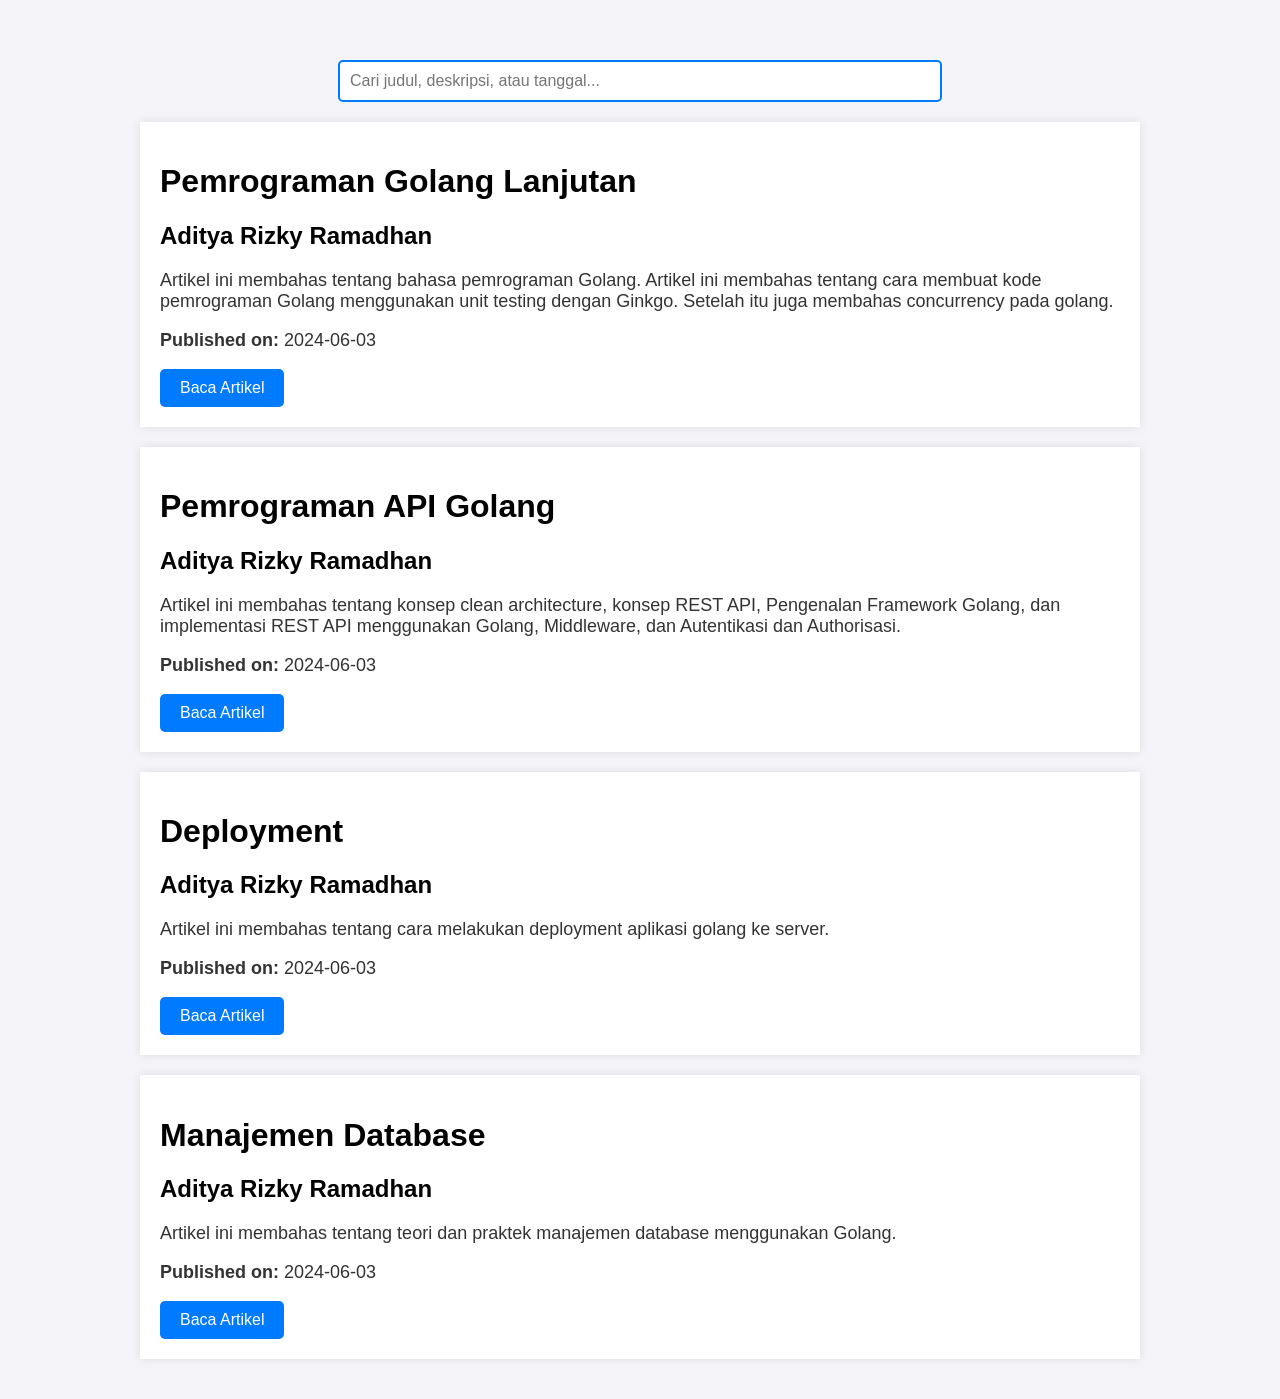
<file: index.html>
<!DOCTYPE html>
<html lang="en">

<head>
  <meta charset="UTF-8">
  <meta name="viewport" content="width=device-width, initial-scale=1.0">
  <meta name="keywords"
    content="Golang, Pemrograman, Unit Testing, Concurrency, API, Deployment, Database Management, Aditya Rizky Ramadhan, SQL">
  <title>Artikel Studi Independen</title>
  <style>
    body {
      font-family: Arial, sans-serif;
      margin: 40px;
      background-color: #f4f4f9;
      color: #333;
    }

    .container {
      width: 80%;
      margin: auto;
      background-color: #fff;
      padding: 20px;
      box-shadow: 0 0 10px rgba(0, 0, 0, 0.1);
      margin-bottom: 20px;
    }

    h1,
    h2 {
      color: black;
    }

    p {
      font-size: 18px;
    }

    a {
      text-decoration: none;
      color: white;
      background-color: #007BFF;
      padding: 10px 20px;
      border-radius: 5px;
      display: inline-block;
    }

    a:hover {
      background-color: #0056b3;
    }

    #search-container {
      text-align: center;
      padding: 20px;
    }

    #search-input {
      width: 50%;
      padding: 10px;
      font-size: 16px;
      border: 2px solid #007BFF;
      border-radius: 5px;
    }
  </style>
</head>

<body>
  <div id="search-container">
    <input type="text" id="search-input" placeholder="Cari judul, deskripsi, atau tanggal..."
      oninput="searchArticles()">
  </div>
  <div id="article-container"></div>

  <script>
    const articles = [
      {
        "title": "Pemrograman Golang Lanjutan",
        "author": "Aditya Rizky Ramadhan",
        "description": "Artikel ini membahas tentang bahasa pemrograman Golang. Artikel ini membahas tentang cara membuat kode pemrograman Golang menggunakan unit testing dengan Ginkgo. Setelah itu juga membahas concurrency pada golang.",
        "link": "./go-lanjutan/pemrograman_be_lanjutan.html",
        "timestamp": "2024-06-03"
      },
      {
        "title": "Pemrograman API Golang",
        "author": "Aditya Rizky Ramadhan",
        "description": "Artikel ini membahas tentang konsep clean architecture, konsep REST API, Pengenalan Framework Golang, dan implementasi REST API menggunakan Golang, Middleware, dan Autentikasi dan Authorisasi.",
        "link": "./go-api/index.html",
        "timestamp": "2024-06-03"
      },
      {
        "title": "Deployment",
        "author": "Aditya Rizky Ramadhan",
        "description": "Artikel ini membahas tentang cara melakukan deployment aplikasi golang ke server.",
        "link": "./deployment/deployment.html",
        "timestamp": "2024-06-03"
      },
      {
        "title": "Manajemen Database",
        "author": "Aditya Rizky Ramadhan",
        "description": "Artikel ini membahas tentang teori dan praktek manajemen database menggunakan Golang.",
        "link": "./database/index.html",
        "timestamp": "2024-06-03"
      }
    ];

    function renderArticles(articlesToRender = articles) {
      const container = document.getElementById('article-container');
      container.innerHTML = ''; // Clear previous content
      articlesToRender.forEach(article => {
        const div = document.createElement('div');
        div.className = 'container';
        div.innerHTML = `
          <h1>${article.title}</h1>
          <h2>${article.author}</h2>
          <p>${article.description}</p>
          <p><strong>Published on:</strong> ${article.timestamp}</p>
          <a href="${article.link}">Baca Artikel</a>
        `;
        container.appendChild(div);
      });
    }

    function searchArticles() {
      const searchText = document.getElementById('search-input').value.toLowerCase();
      const filteredArticles = articles.filter(article =>
        article.title.toLowerCase().includes(searchText) ||
        article.description.toLowerCase().includes(searchText) ||
        article.timestamp.includes(searchText)
      );
      renderArticles(filteredArticles);
    }

    // Initially render all articles
    renderArticles();
  </script>
</body>

</html>
</file>
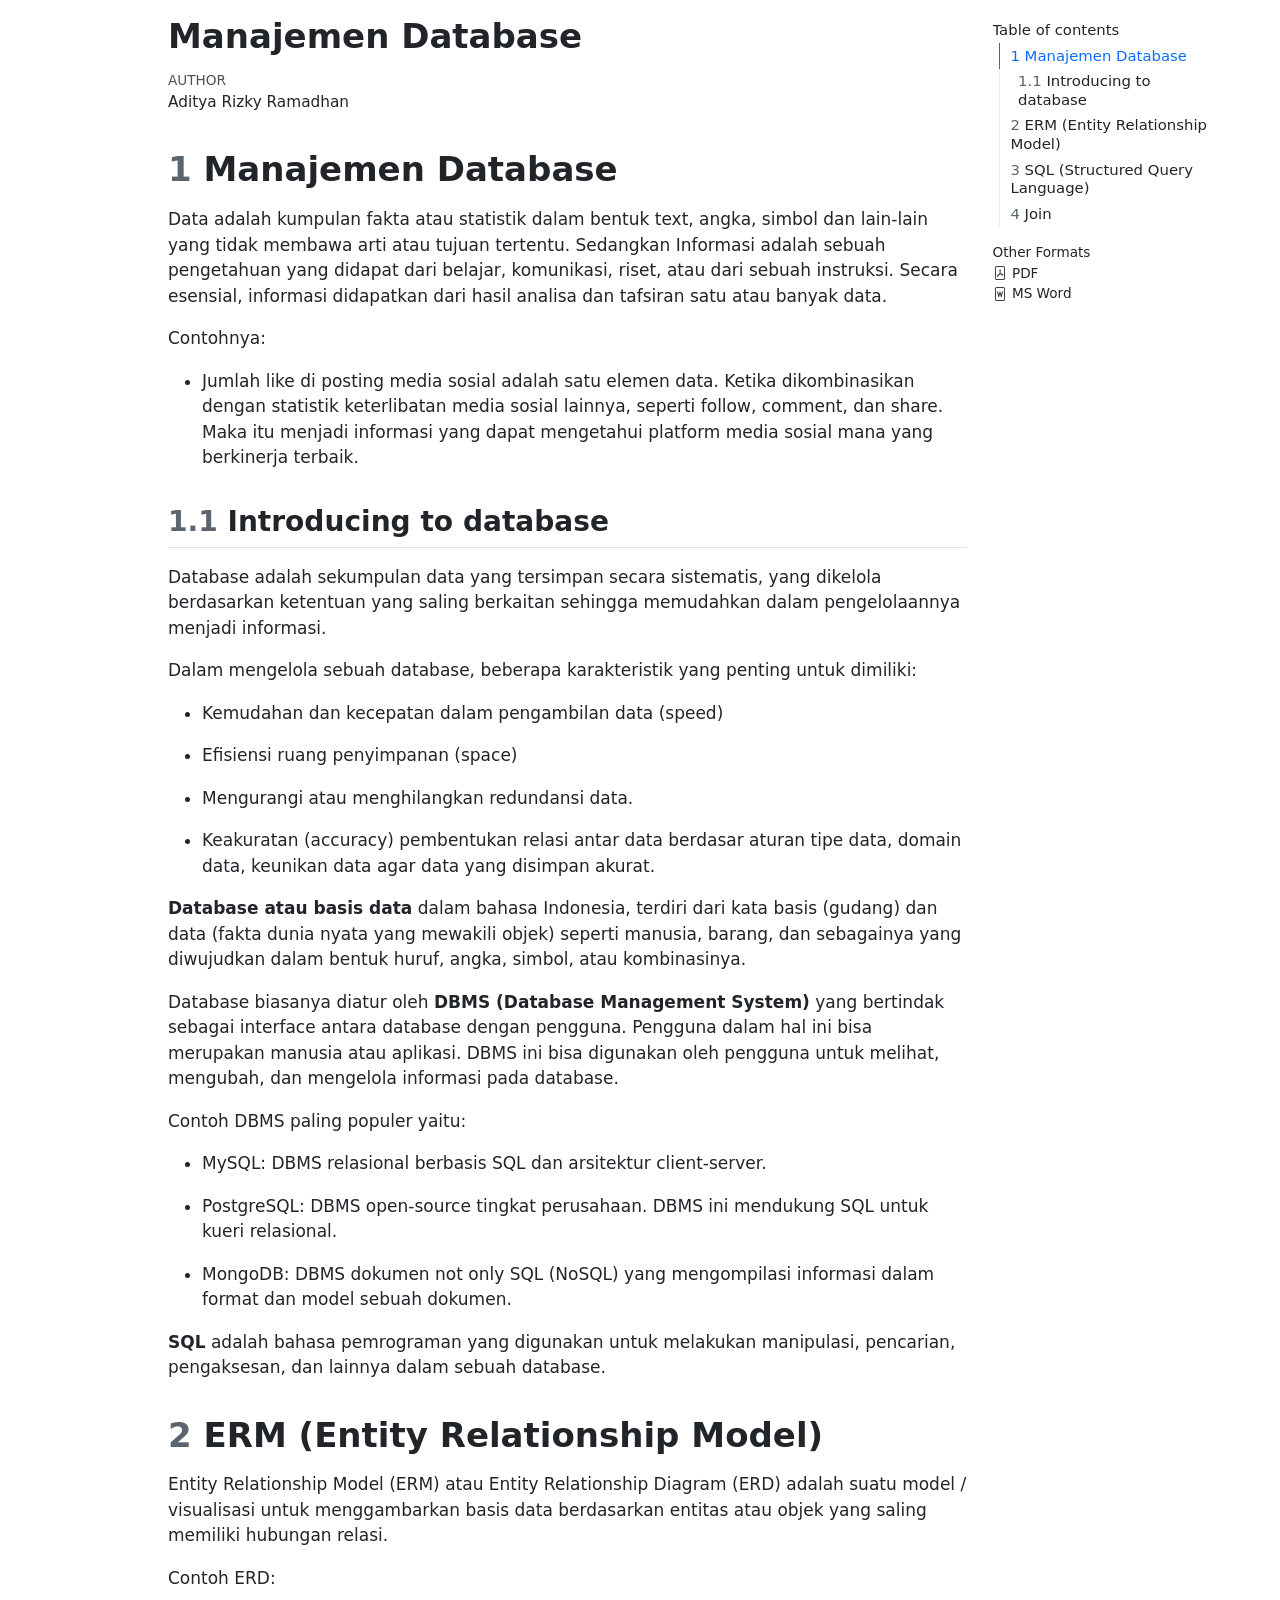
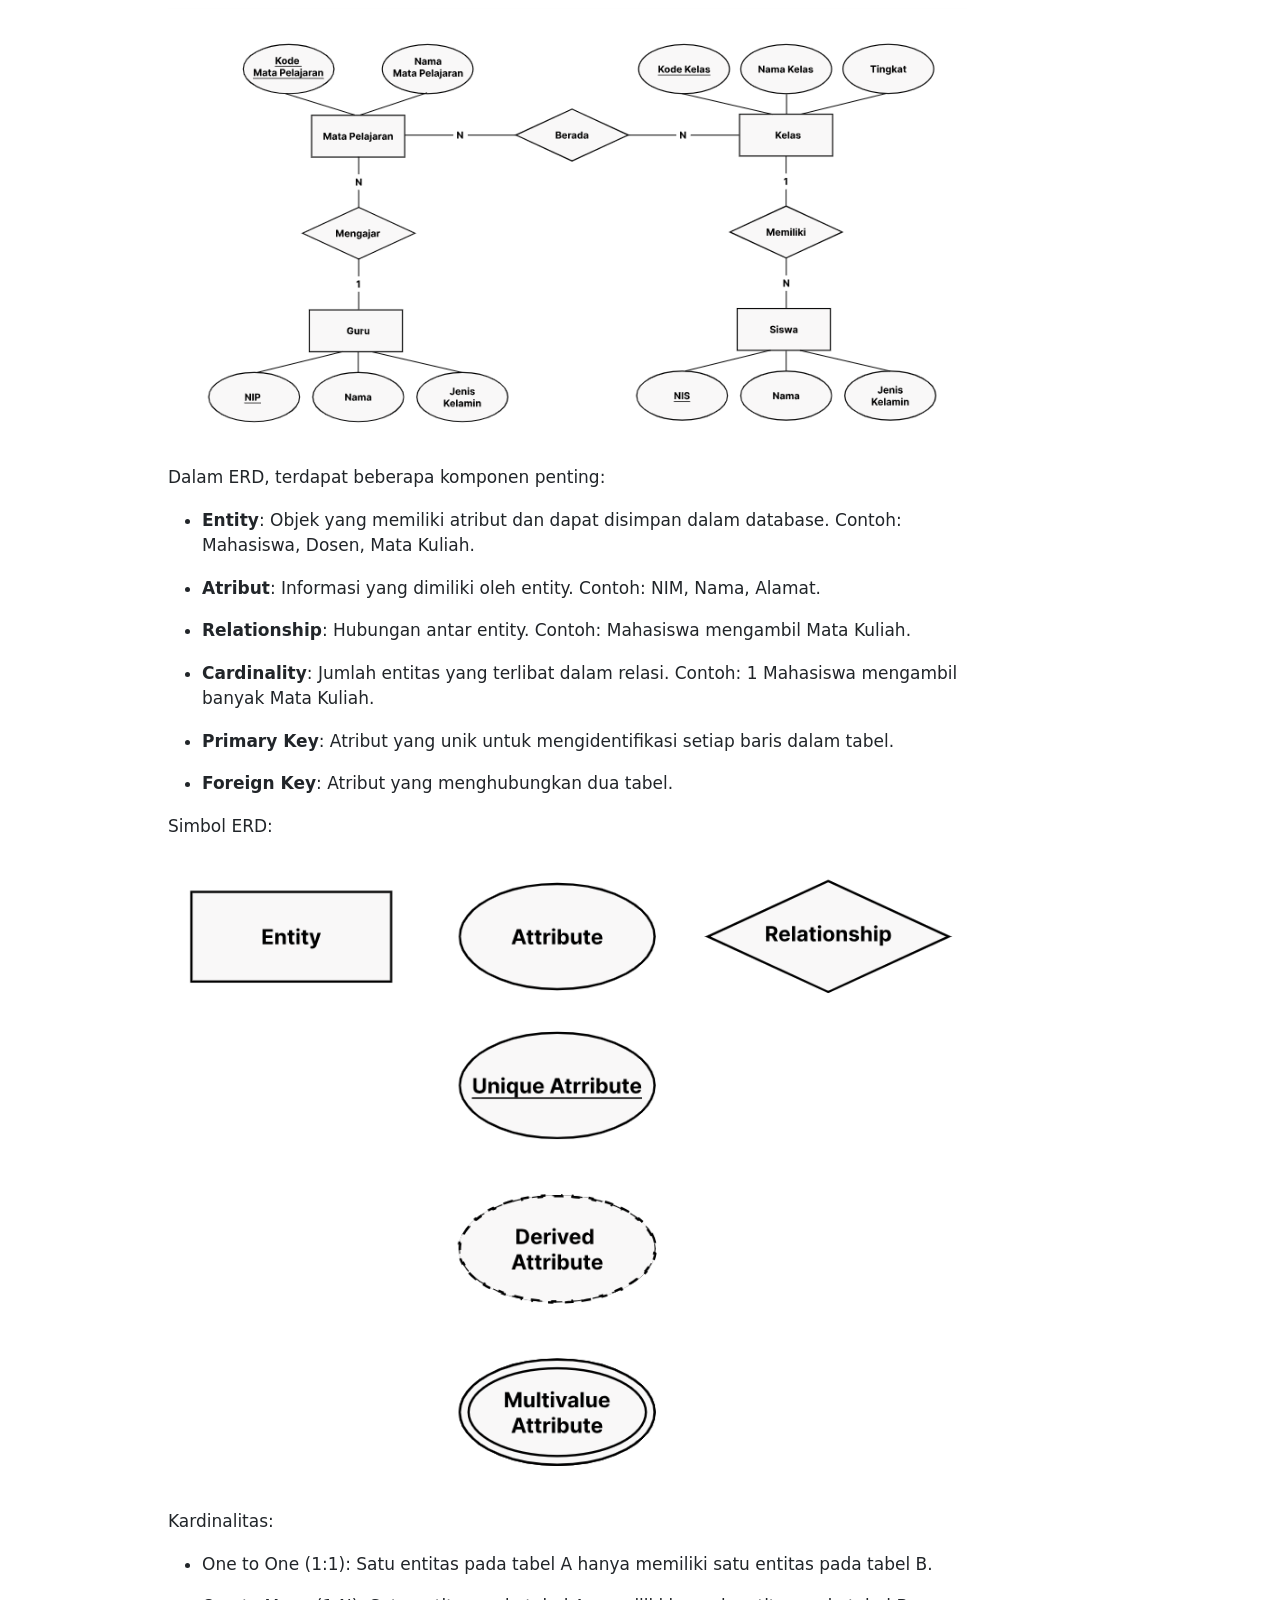
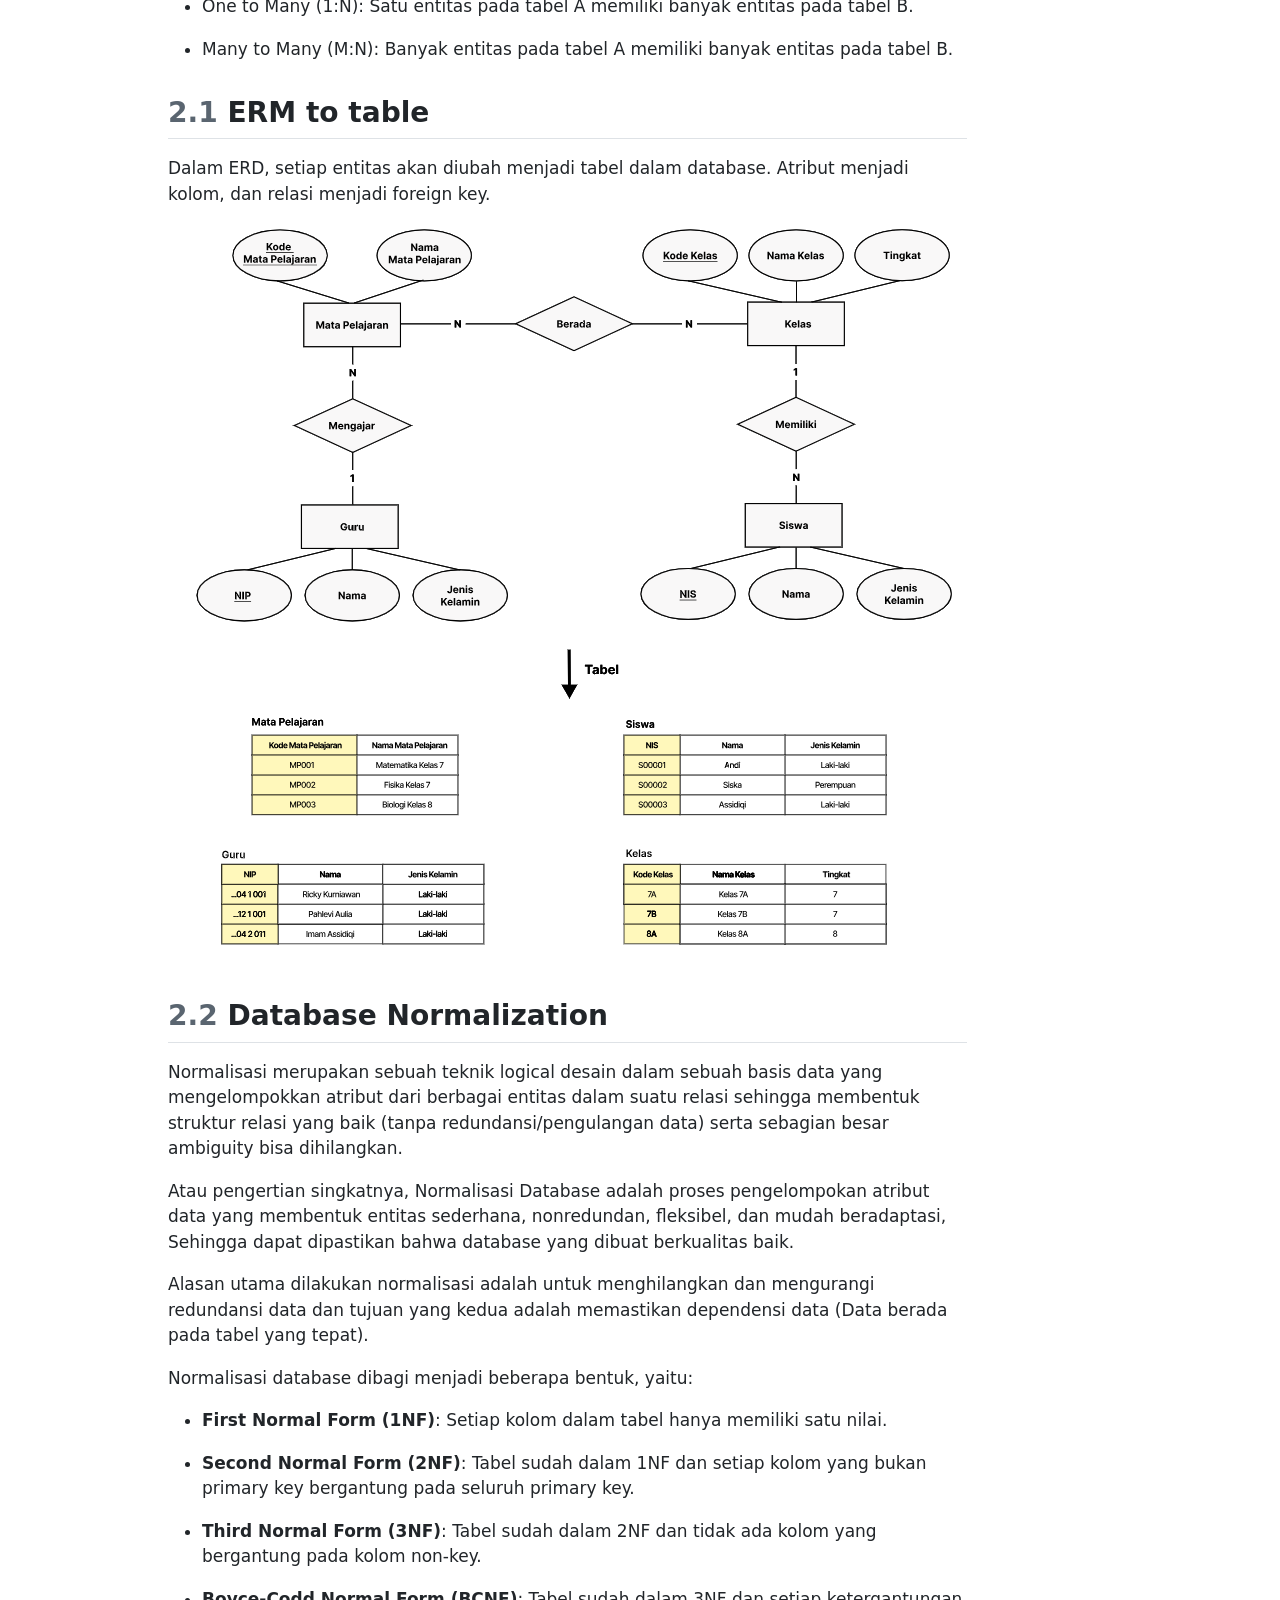
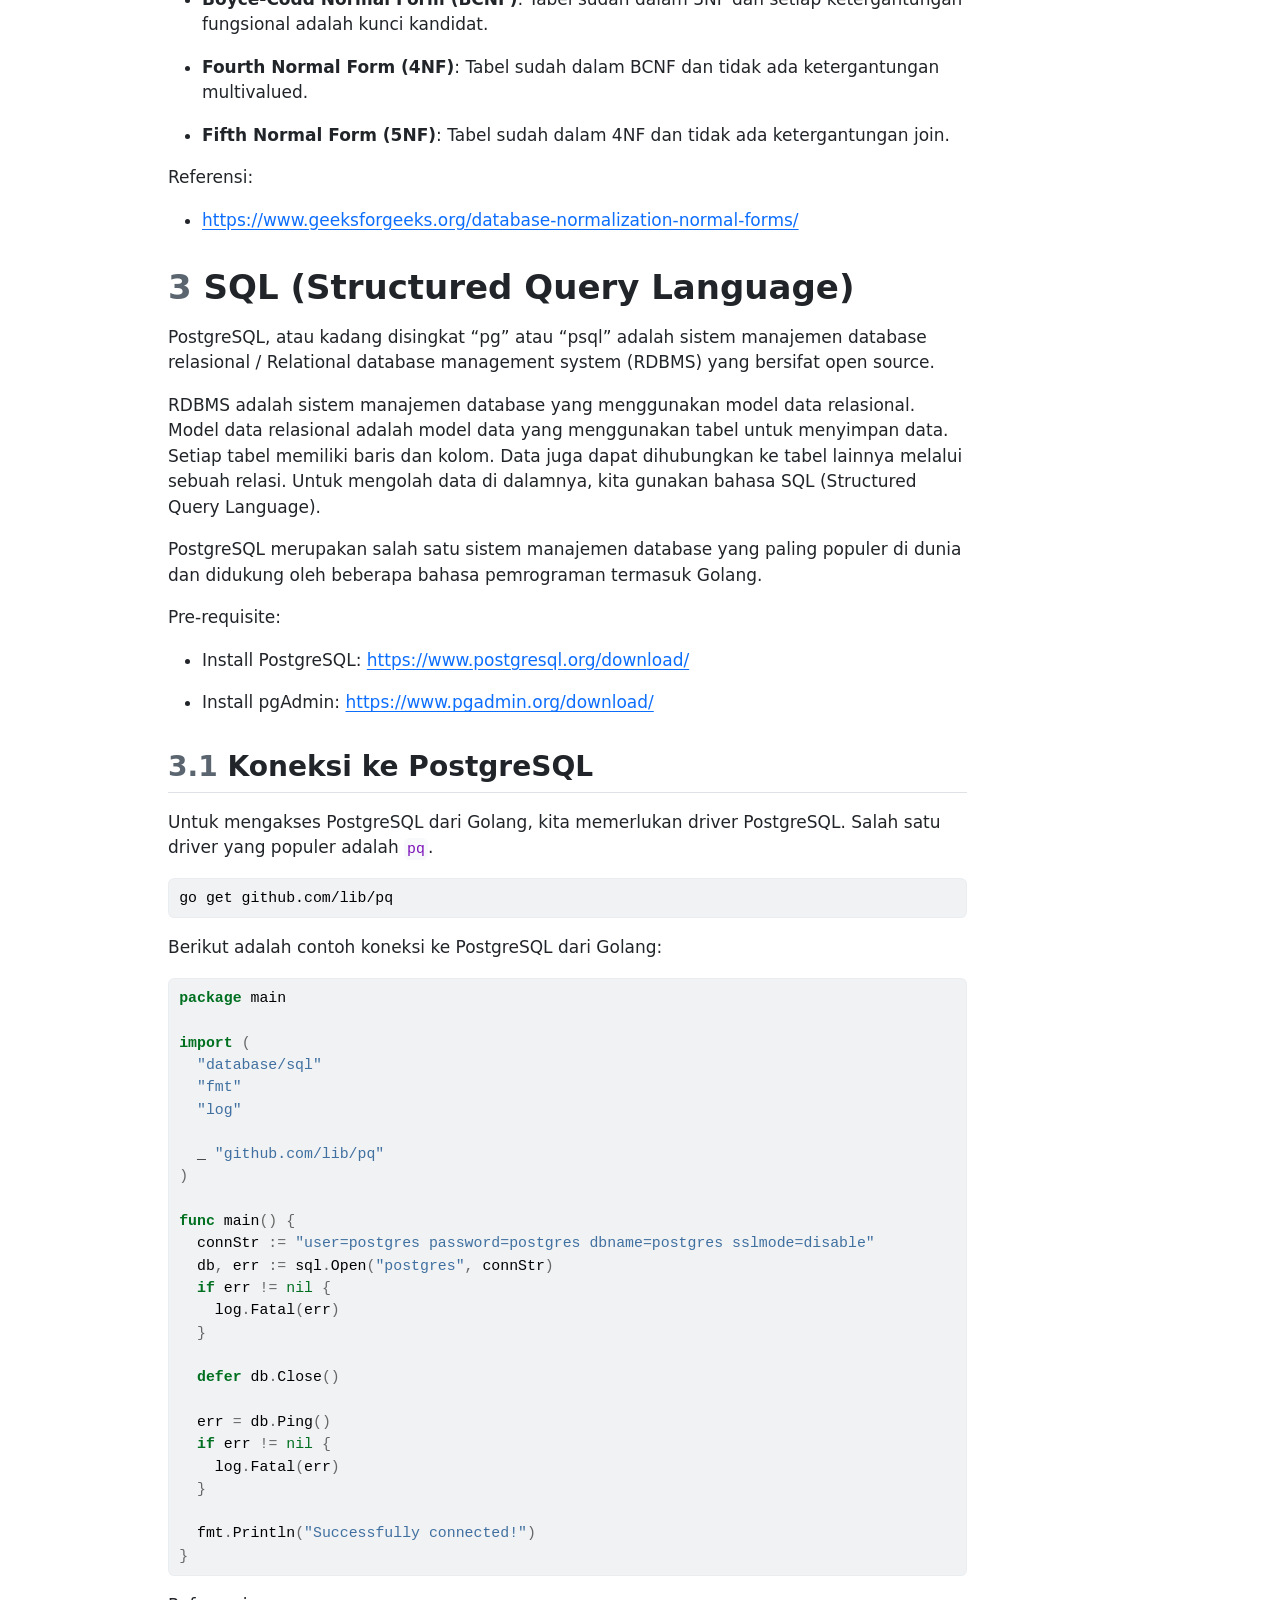
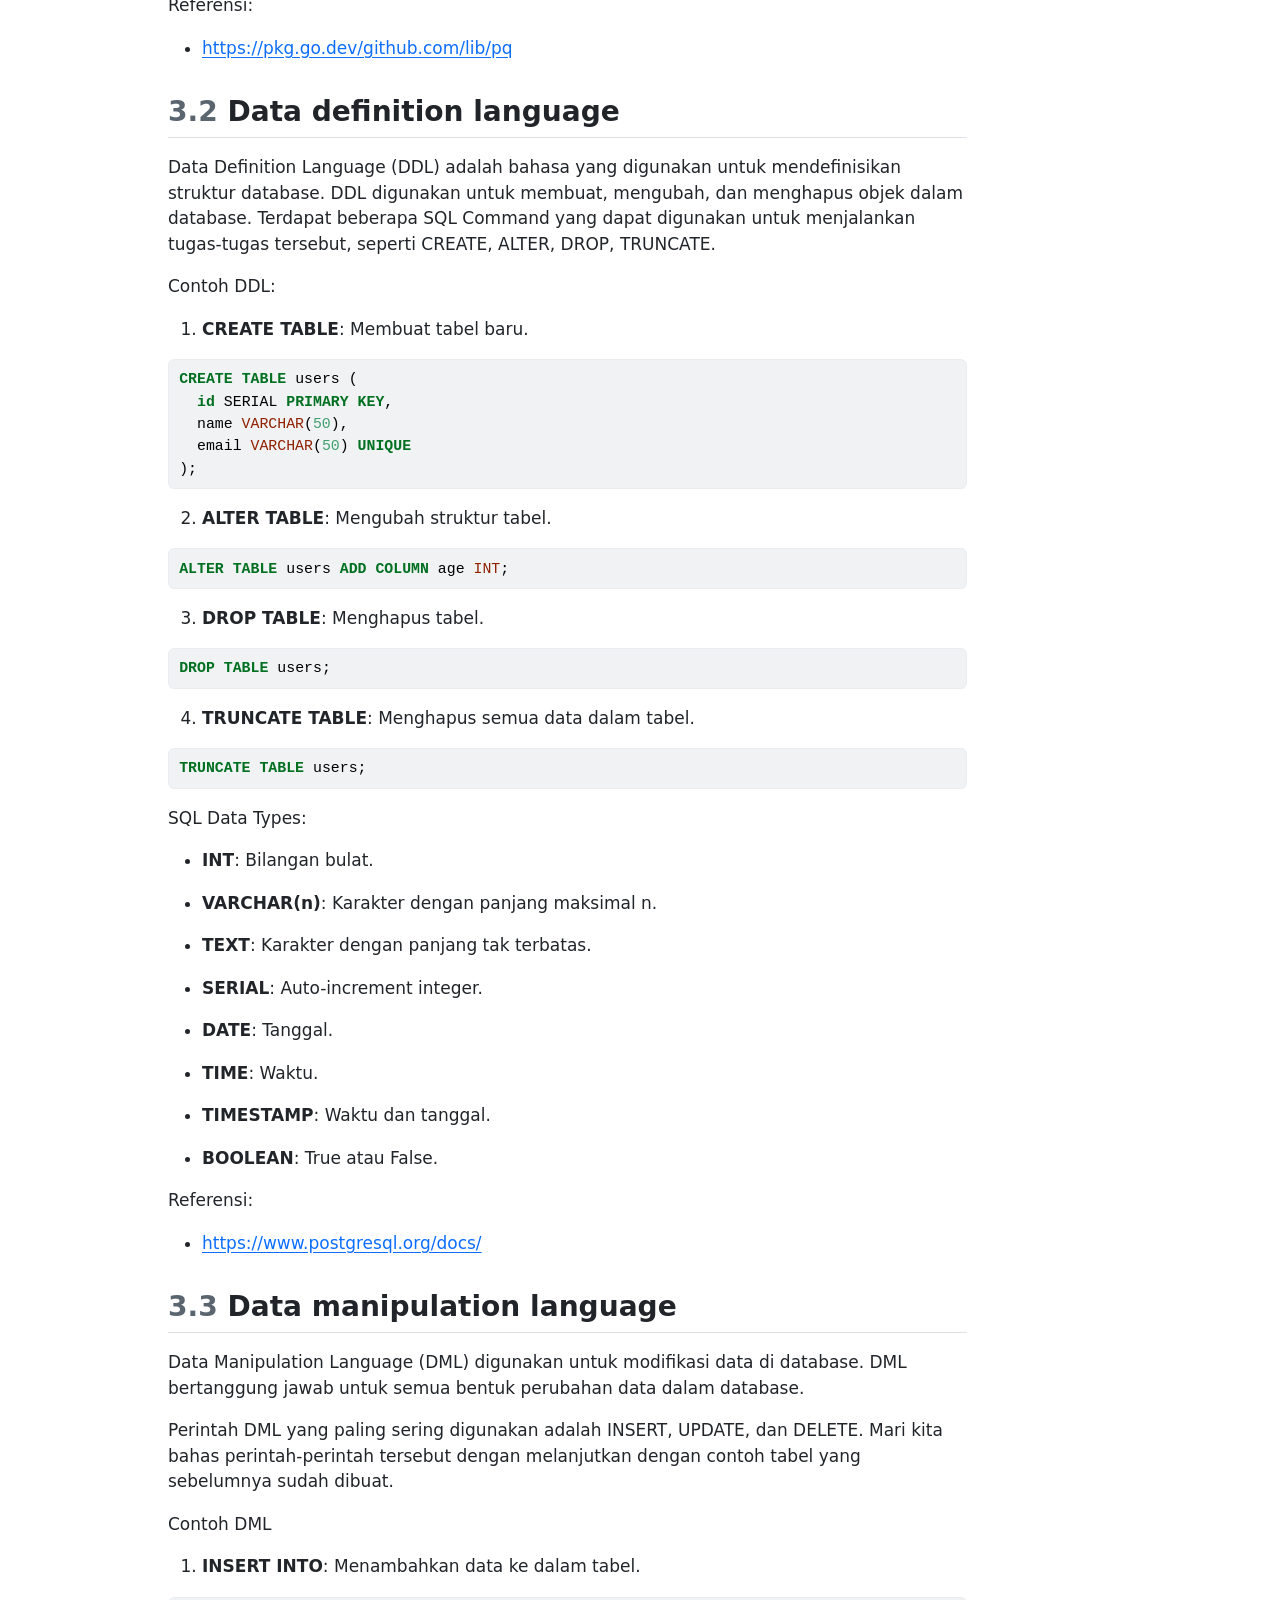
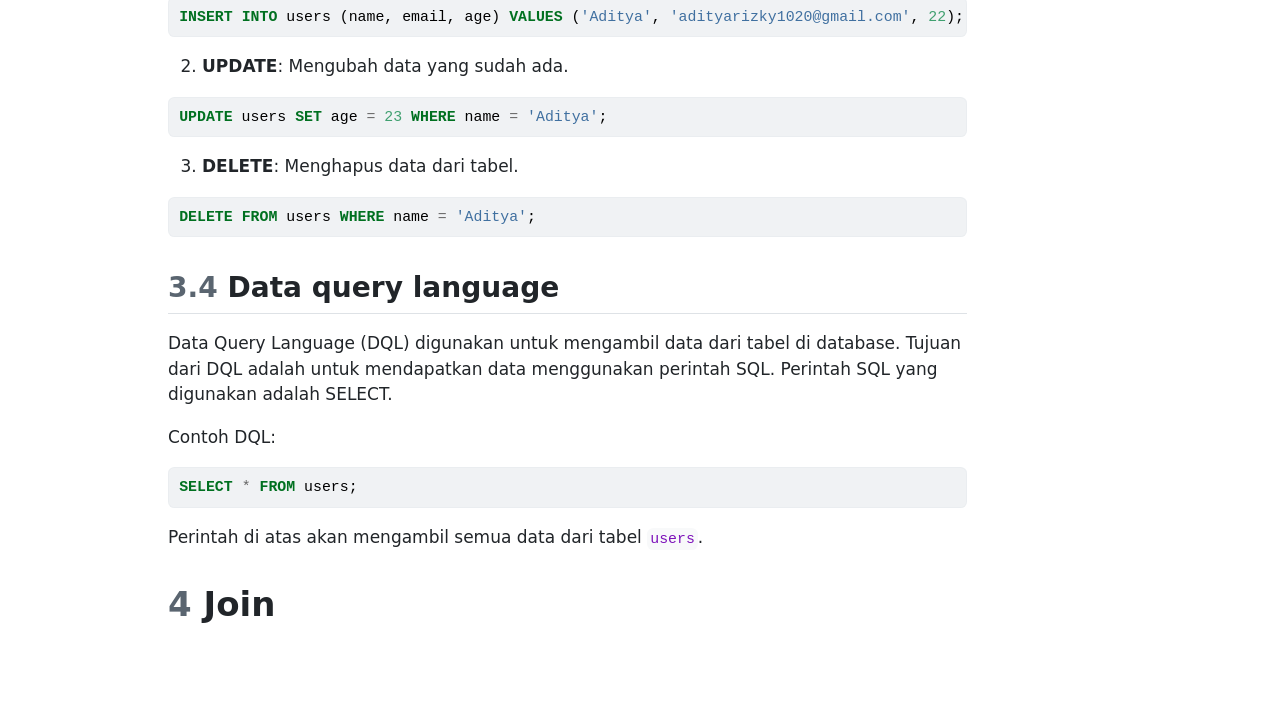
<file: database/index.html>
<!DOCTYPE html>
<html xmlns="http://www.w3.org/1999/xhtml" lang="en" xml:lang="en"><head>

<meta charset="utf-8">
<meta name="generator" content="quarto-1.4.553">

<meta name="viewport" content="width=device-width, initial-scale=1.0, user-scalable=yes">

<meta name="author" content="Aditya Rizky Ramadhan">

<title>Manajemen Database</title>
<style>
code{white-space: pre-wrap;}
span.smallcaps{font-variant: small-caps;}
div.columns{display: flex; gap: min(4vw, 1.5em);}
div.column{flex: auto; overflow-x: auto;}
div.hanging-indent{margin-left: 1.5em; text-indent: -1.5em;}
ul.task-list{list-style: none;}
ul.task-list li input[type="checkbox"] {
  width: 0.8em;
  margin: 0 0.8em 0.2em -1em; /* quarto-specific, see https://github.com/quarto-dev/quarto-cli/issues/4556 */ 
  vertical-align: middle;
}
/* CSS for syntax highlighting */
pre > code.sourceCode { white-space: pre; position: relative; }
pre > code.sourceCode > span { line-height: 1.25; }
pre > code.sourceCode > span:empty { height: 1.2em; }
.sourceCode { overflow: visible; }
code.sourceCode > span { color: inherit; text-decoration: inherit; }
div.sourceCode { margin: 1em 0; }
pre.sourceCode { margin: 0; }
@media screen {
div.sourceCode { overflow: auto; }
}
@media print {
pre > code.sourceCode { white-space: pre-wrap; }
pre > code.sourceCode > span { text-indent: -5em; padding-left: 5em; }
}
pre.numberSource code
  { counter-reset: source-line 0; }
pre.numberSource code > span
  { position: relative; left: -4em; counter-increment: source-line; }
pre.numberSource code > span > a:first-child::before
  { content: counter(source-line);
    position: relative; left: -1em; text-align: right; vertical-align: baseline;
    border: none; display: inline-block;
    -webkit-touch-callout: none; -webkit-user-select: none;
    -khtml-user-select: none; -moz-user-select: none;
    -ms-user-select: none; user-select: none;
    padding: 0 4px; width: 4em;
  }
pre.numberSource { margin-left: 3em;  padding-left: 4px; }
div.sourceCode
  {   }
@media screen {
pre > code.sourceCode > span > a:first-child::before { text-decoration: underline; }
}
</style>


<script src="index_files/libs/clipboard/clipboard.min.js"></script>
<script src="index_files/libs/quarto-html/quarto.js"></script>
<script src="index_files/libs/quarto-html/popper.min.js"></script>
<script src="index_files/libs/quarto-html/tippy.umd.min.js"></script>
<script src="index_files/libs/quarto-html/anchor.min.js"></script>
<link href="index_files/libs/quarto-html/tippy.css" rel="stylesheet">
<link href="index_files/libs/quarto-html/quarto-syntax-highlighting.css" rel="stylesheet" id="quarto-text-highlighting-styles">
<script src="index_files/libs/bootstrap/bootstrap.min.js"></script>
<link href="index_files/libs/bootstrap/bootstrap-icons.css" rel="stylesheet">
<link href="index_files/libs/bootstrap/bootstrap.min.css" rel="stylesheet" id="quarto-bootstrap" data-mode="light">


</head>

<body>

<div id="quarto-content" class="page-columns page-rows-contents page-layout-article">
<div id="quarto-margin-sidebar" class="sidebar margin-sidebar">
  <nav id="TOC" role="doc-toc" class="toc-active">
    <h2 id="toc-title">Table of contents</h2>
   
  <ul>
  <li><a href="#manajemen-database" id="toc-manajemen-database" class="nav-link active" data-scroll-target="#manajemen-database"><span class="header-section-number">1</span> Manajemen Database</a>
  <ul class="collapse">
  <li><a href="#introducing-to-database" id="toc-introducing-to-database" class="nav-link" data-scroll-target="#introducing-to-database"><span class="header-section-number">1.1</span> Introducing to database</a></li>
  </ul></li>
  <li><a href="#erm-entity-relationship-model" id="toc-erm-entity-relationship-model" class="nav-link" data-scroll-target="#erm-entity-relationship-model"><span class="header-section-number">2</span> ERM (Entity Relationship Model)</a>
  <ul class="collapse">
  <li><a href="#erm-to-table" id="toc-erm-to-table" class="nav-link" data-scroll-target="#erm-to-table"><span class="header-section-number">2.1</span> ERM to table</a></li>
  <li><a href="#database-normalization" id="toc-database-normalization" class="nav-link" data-scroll-target="#database-normalization"><span class="header-section-number">2.2</span> Database Normalization</a></li>
  </ul></li>
  <li><a href="#sql-structured-query-language" id="toc-sql-structured-query-language" class="nav-link" data-scroll-target="#sql-structured-query-language"><span class="header-section-number">3</span> SQL (Structured Query Language)</a>
  <ul class="collapse">
  <li><a href="#koneksi-ke-postgresql" id="toc-koneksi-ke-postgresql" class="nav-link" data-scroll-target="#koneksi-ke-postgresql"><span class="header-section-number">3.1</span> Koneksi ke PostgreSQL</a></li>
  <li><a href="#data-definition-language" id="toc-data-definition-language" class="nav-link" data-scroll-target="#data-definition-language"><span class="header-section-number">3.2</span> Data definition language</a></li>
  <li><a href="#data-manipulation-language" id="toc-data-manipulation-language" class="nav-link" data-scroll-target="#data-manipulation-language"><span class="header-section-number">3.3</span> Data manipulation language</a></li>
  <li><a href="#data-query-language" id="toc-data-query-language" class="nav-link" data-scroll-target="#data-query-language"><span class="header-section-number">3.4</span> Data query language</a></li>
  </ul></li>
  <li><a href="#join" id="toc-join" class="nav-link" data-scroll-target="#join"><span class="header-section-number">4</span> Join</a></li>
  </ul>
<div class="quarto-alternate-formats"><h2>Other Formats</h2><ul><li><a href="index.pdf"><i class="bi bi-file-pdf"></i>PDF</a></li><li><a href="index.docx"><i class="bi bi-file-word"></i>MS Word</a></li></ul></div></nav>
</div>
<main class="content" id="quarto-document-content">

<header id="title-block-header" class="quarto-title-block default">
<div class="quarto-title">
<h1 class="title">Manajemen Database</h1>
</div>



<div class="quarto-title-meta">

    <div>
    <div class="quarto-title-meta-heading">Author</div>
    <div class="quarto-title-meta-contents">
             <p>Aditya Rizky Ramadhan </p>
          </div>
  </div>
    
  
    
  </div>
  


</header>


<section id="manajemen-database" class="level1" data-number="1">
<h1 data-number="1"><span class="header-section-number">1</span> Manajemen Database</h1>
<p>Data adalah kumpulan fakta atau statistik dalam bentuk text, angka, simbol dan lain-lain yang tidak membawa arti atau tujuan tertentu. Sedangkan Informasi adalah sebuah pengetahuan yang didapat dari belajar, komunikasi, riset, atau dari sebuah instruksi. Secara esensial, informasi didapatkan dari hasil analisa dan tafsiran satu atau banyak data.</p>
<p>Contohnya:</p>
<ul>
<li>Jumlah like di posting media sosial adalah satu elemen data. Ketika dikombinasikan dengan statistik keterlibatan media sosial lainnya, seperti follow, comment, dan share. Maka itu menjadi informasi yang dapat mengetahui platform media sosial mana yang berkinerja terbaik.</li>
</ul>
<section id="introducing-to-database" class="level2" data-number="1.1">
<h2 data-number="1.1" class="anchored" data-anchor-id="introducing-to-database"><span class="header-section-number">1.1</span> Introducing to database</h2>
<p>Database adalah sekumpulan data yang tersimpan secara sistematis, yang dikelola berdasarkan ketentuan yang saling berkaitan sehingga memudahkan dalam pengelolaannya menjadi informasi.</p>
<p>Dalam mengelola sebuah database, beberapa karakteristik yang penting untuk dimiliki:</p>
<ul>
<li><p>Kemudahan dan kecepatan dalam pengambilan data (speed)</p></li>
<li><p>Efisiensi ruang penyimpanan (space)</p></li>
<li><p>Mengurangi atau menghilangkan redundansi data.</p></li>
<li><p>Keakuratan (accuracy) pembentukan relasi antar data berdasar aturan tipe data, domain data, keunikan data agar data yang disimpan akurat.</p></li>
</ul>
<p><strong>Database atau basis data</strong> dalam bahasa Indonesia, terdiri dari kata basis (gudang) dan data (fakta dunia nyata yang mewakili objek) seperti manusia, barang, dan sebagainya yang diwujudkan dalam bentuk huruf, angka, simbol, atau kombinasinya.</p>
<p>Database biasanya diatur oleh <strong>DBMS (Database Management System)</strong> yang bertindak sebagai interface antara database dengan pengguna. Pengguna dalam hal ini bisa merupakan manusia atau aplikasi. DBMS ini bisa digunakan oleh pengguna untuk melihat, mengubah, dan mengelola informasi pada database.</p>
<p>Contoh DBMS paling populer yaitu:</p>
<ul>
<li><p>MySQL: DBMS relasional berbasis SQL dan arsitektur client-server.</p></li>
<li><p>PostgreSQL: DBMS open-source tingkat perusahaan. DBMS ini mendukung SQL untuk kueri relasional.</p></li>
<li><p>MongoDB: DBMS dokumen not only SQL (NoSQL) yang mengompilasi informasi dalam format dan model sebuah dokumen.</p></li>
</ul>
<p><strong>SQL</strong> adalah bahasa pemrograman yang digunakan untuk melakukan manipulasi, pencarian, pengaksesan, dan lainnya dalam sebuah database.</p>
</section>
</section>
<section id="erm-entity-relationship-model" class="level1" data-number="2">
<h1 data-number="2"><span class="header-section-number">2</span> ERM (Entity Relationship Model)</h1>
<p>Entity Relationship Model (ERM) atau Entity Relationship Diagram (ERD) adalah suatu model / visualisasi untuk menggambarkan basis data berdasarkan entitas atau objek yang saling memiliki hubungan relasi.</p>
<p>Contoh ERD:</p>
<p><img src="image.png" class="img-fluid"></p>
<p>Dalam ERD, terdapat beberapa komponen penting:</p>
<ul>
<li><p><strong>Entity</strong>: Objek yang memiliki atribut dan dapat disimpan dalam database. Contoh: Mahasiswa, Dosen, Mata Kuliah.</p></li>
<li><p><strong>Atribut</strong>: Informasi yang dimiliki oleh entity. Contoh: NIM, Nama, Alamat.</p></li>
<li><p><strong>Relationship</strong>: Hubungan antar entity. Contoh: Mahasiswa mengambil Mata Kuliah.</p></li>
<li><p><strong>Cardinality</strong>: Jumlah entitas yang terlibat dalam relasi. Contoh: 1 Mahasiswa mengambil banyak Mata Kuliah.</p></li>
<li><p><strong>Primary Key</strong>: Atribut yang unik untuk mengidentifikasi setiap baris dalam tabel.</p></li>
<li><p><strong>Foreign Key</strong>: Atribut yang menghubungkan dua tabel.</p></li>
</ul>
<p>Simbol ERD:</p>
<p><img src="image-1.png" class="img-fluid"></p>
<p>Kardinalitas:</p>
<ul>
<li><p>One to One (1:1): Satu entitas pada tabel A hanya memiliki satu entitas pada tabel B.</p></li>
<li><p>One to Many (1:N): Satu entitas pada tabel A memiliki banyak entitas pada tabel B.</p></li>
<li><p>Many to Many (M:N): Banyak entitas pada tabel A memiliki banyak entitas pada tabel B.</p></li>
</ul>
<section id="erm-to-table" class="level2" data-number="2.1">
<h2 data-number="2.1" class="anchored" data-anchor-id="erm-to-table"><span class="header-section-number">2.1</span> ERM to table</h2>
<p>Dalam ERD, setiap entitas akan diubah menjadi tabel dalam database. Atribut menjadi kolom, dan relasi menjadi foreign key.</p>
<p><img src="image-2.png" class="img-fluid"></p>
</section>
<section id="database-normalization" class="level2" data-number="2.2">
<h2 data-number="2.2" class="anchored" data-anchor-id="database-normalization"><span class="header-section-number">2.2</span> Database Normalization</h2>
<p>Normalisasi merupakan sebuah teknik logical desain dalam sebuah basis data yang mengelompokkan atribut dari berbagai entitas dalam suatu relasi sehingga membentuk struktur relasi yang baik (tanpa redundansi/pengulangan data) serta sebagian besar ambiguity bisa dihilangkan.</p>
<p>Atau pengertian singkatnya, Normalisasi Database adalah proses pengelompokan atribut data yang membentuk entitas sederhana, nonredundan, fleksibel, dan mudah beradaptasi, Sehingga dapat dipastikan bahwa database yang dibuat berkualitas baik.</p>
<p>Alasan utama dilakukan normalisasi adalah untuk menghilangkan dan mengurangi redundansi data dan tujuan yang kedua adalah memastikan dependensi data (Data berada pada tabel yang tepat).</p>
<p>Normalisasi database dibagi menjadi beberapa bentuk, yaitu:</p>
<ul>
<li><p><strong>First Normal Form (1NF)</strong>: Setiap kolom dalam tabel hanya memiliki satu nilai.</p></li>
<li><p><strong>Second Normal Form (2NF)</strong>: Tabel sudah dalam 1NF dan setiap kolom yang bukan primary key bergantung pada seluruh primary key.</p></li>
<li><p><strong>Third Normal Form (3NF)</strong>: Tabel sudah dalam 2NF dan tidak ada kolom yang bergantung pada kolom non-key.</p></li>
<li><p><strong>Boyce-Codd Normal Form (BCNF)</strong>: Tabel sudah dalam 3NF dan setiap ketergantungan fungsional adalah kunci kandidat.</p></li>
<li><p><strong>Fourth Normal Form (4NF)</strong>: Tabel sudah dalam BCNF dan tidak ada ketergantungan multivalued.</p></li>
<li><p><strong>Fifth Normal Form (5NF)</strong>: Tabel sudah dalam 4NF dan tidak ada ketergantungan join.</p></li>
</ul>
<p>Referensi:</p>
<ul>
<li><a href="https://www.geeksforgeeks.org/database-normalization-normal-forms/">https://www.geeksforgeeks.org/database-normalization-normal-forms/</a></li>
</ul>
</section>
</section>
<section id="sql-structured-query-language" class="level1" data-number="3">
<h1 data-number="3"><span class="header-section-number">3</span> SQL (Structured Query Language)</h1>
<p>PostgreSQL, atau kadang disingkat “pg” atau “psql” adalah sistem manajemen database relasional / Relational database management system (RDBMS) yang bersifat open source.</p>
<p>RDBMS adalah sistem manajemen database yang menggunakan model data relasional. Model data relasional adalah model data yang menggunakan tabel untuk menyimpan data. Setiap tabel memiliki baris dan kolom. Data juga dapat dihubungkan ke tabel lainnya melalui sebuah relasi. Untuk mengolah data di dalamnya, kita gunakan bahasa SQL (Structured Query Language).</p>
<p>PostgreSQL merupakan salah satu sistem manajemen database yang paling populer di dunia dan didukung oleh beberapa bahasa pemrograman termasuk Golang.</p>
<p>Pre-requisite:</p>
<ul>
<li><p>Install PostgreSQL: <a href="https://www.postgresql.org/download/">https://www.postgresql.org/download/</a></p></li>
<li><p>Install pgAdmin: <a href="https://www.pgadmin.org/download/">https://www.pgadmin.org/download/</a></p></li>
</ul>
<section id="koneksi-ke-postgresql" class="level2" data-number="3.1">
<h2 data-number="3.1" class="anchored" data-anchor-id="koneksi-ke-postgresql"><span class="header-section-number">3.1</span> Koneksi ke PostgreSQL</h2>
<p>Untuk mengakses PostgreSQL dari Golang, kita memerlukan driver PostgreSQL. Salah satu driver yang populer adalah <code>pq</code>.</p>
<div class="sourceCode" id="cb1"><pre class="sourceCode bash code-with-copy"><code class="sourceCode bash"><span id="cb1-1"><a href="#cb1-1" aria-hidden="true" tabindex="-1"></a><span class="ex">go</span> get github.com/lib/pq</span></code><button title="Copy to Clipboard" class="code-copy-button"><i class="bi"></i></button></pre></div>
<p>Berikut adalah contoh koneksi ke PostgreSQL dari Golang:</p>
<div class="sourceCode" id="cb2"><pre class="sourceCode go code-with-copy"><code class="sourceCode go"><span id="cb2-1"><a href="#cb2-1" aria-hidden="true" tabindex="-1"></a><span class="kw">package</span> main</span>
<span id="cb2-2"><a href="#cb2-2" aria-hidden="true" tabindex="-1"></a></span>
<span id="cb2-3"><a href="#cb2-3" aria-hidden="true" tabindex="-1"></a><span class="kw">import</span> <span class="op">(</span></span>
<span id="cb2-4"><a href="#cb2-4" aria-hidden="true" tabindex="-1"></a>  <span class="st">"database/sql"</span></span>
<span id="cb2-5"><a href="#cb2-5" aria-hidden="true" tabindex="-1"></a>  <span class="st">"fmt"</span></span>
<span id="cb2-6"><a href="#cb2-6" aria-hidden="true" tabindex="-1"></a>  <span class="st">"log"</span></span>
<span id="cb2-7"><a href="#cb2-7" aria-hidden="true" tabindex="-1"></a></span>
<span id="cb2-8"><a href="#cb2-8" aria-hidden="true" tabindex="-1"></a>  _ <span class="st">"github.com/lib/pq"</span></span>
<span id="cb2-9"><a href="#cb2-9" aria-hidden="true" tabindex="-1"></a><span class="op">)</span></span>
<span id="cb2-10"><a href="#cb2-10" aria-hidden="true" tabindex="-1"></a></span>
<span id="cb2-11"><a href="#cb2-11" aria-hidden="true" tabindex="-1"></a><span class="kw">func</span> main<span class="op">()</span> <span class="op">{</span></span>
<span id="cb2-12"><a href="#cb2-12" aria-hidden="true" tabindex="-1"></a>  connStr <span class="op">:=</span> <span class="st">"user=postgres password=postgres dbname=postgres sslmode=disable"</span></span>
<span id="cb2-13"><a href="#cb2-13" aria-hidden="true" tabindex="-1"></a>  db<span class="op">,</span> err <span class="op">:=</span> sql<span class="op">.</span>Open<span class="op">(</span><span class="st">"postgres"</span><span class="op">,</span> connStr<span class="op">)</span></span>
<span id="cb2-14"><a href="#cb2-14" aria-hidden="true" tabindex="-1"></a>  <span class="cf">if</span> err <span class="op">!=</span> <span class="ot">nil</span> <span class="op">{</span></span>
<span id="cb2-15"><a href="#cb2-15" aria-hidden="true" tabindex="-1"></a>    log<span class="op">.</span>Fatal<span class="op">(</span>err<span class="op">)</span></span>
<span id="cb2-16"><a href="#cb2-16" aria-hidden="true" tabindex="-1"></a>  <span class="op">}</span></span>
<span id="cb2-17"><a href="#cb2-17" aria-hidden="true" tabindex="-1"></a></span>
<span id="cb2-18"><a href="#cb2-18" aria-hidden="true" tabindex="-1"></a>  <span class="cf">defer</span> db<span class="op">.</span>Close<span class="op">()</span></span>
<span id="cb2-19"><a href="#cb2-19" aria-hidden="true" tabindex="-1"></a></span>
<span id="cb2-20"><a href="#cb2-20" aria-hidden="true" tabindex="-1"></a>  err <span class="op">=</span> db<span class="op">.</span>Ping<span class="op">()</span></span>
<span id="cb2-21"><a href="#cb2-21" aria-hidden="true" tabindex="-1"></a>  <span class="cf">if</span> err <span class="op">!=</span> <span class="ot">nil</span> <span class="op">{</span></span>
<span id="cb2-22"><a href="#cb2-22" aria-hidden="true" tabindex="-1"></a>    log<span class="op">.</span>Fatal<span class="op">(</span>err<span class="op">)</span></span>
<span id="cb2-23"><a href="#cb2-23" aria-hidden="true" tabindex="-1"></a>  <span class="op">}</span></span>
<span id="cb2-24"><a href="#cb2-24" aria-hidden="true" tabindex="-1"></a></span>
<span id="cb2-25"><a href="#cb2-25" aria-hidden="true" tabindex="-1"></a>  fmt<span class="op">.</span>Println<span class="op">(</span><span class="st">"Successfully connected!"</span><span class="op">)</span></span>
<span id="cb2-26"><a href="#cb2-26" aria-hidden="true" tabindex="-1"></a><span class="op">}</span></span></code><button title="Copy to Clipboard" class="code-copy-button"><i class="bi"></i></button></pre></div>
<p>Referensi:</p>
<ul>
<li><a href="https://pkg.go.dev/github.com/lib/pq">https://pkg.go.dev/github.com/lib/pq</a></li>
</ul>
</section>
<section id="data-definition-language" class="level2" data-number="3.2">
<h2 data-number="3.2" class="anchored" data-anchor-id="data-definition-language"><span class="header-section-number">3.2</span> Data definition language</h2>
<p>Data Definition Language (DDL) adalah bahasa yang digunakan untuk mendefinisikan struktur database. DDL digunakan untuk membuat, mengubah, dan menghapus objek dalam database. Terdapat beberapa SQL Command yang dapat digunakan untuk menjalankan tugas-tugas tersebut, seperti CREATE, ALTER, DROP, TRUNCATE.</p>
<p>Contoh DDL:</p>
<ol type="1">
<li><strong>CREATE TABLE</strong>: Membuat tabel baru.</li>
</ol>
<div class="sourceCode" id="cb3"><pre class="sourceCode sql code-with-copy"><code class="sourceCode sql"><span id="cb3-1"><a href="#cb3-1" aria-hidden="true" tabindex="-1"></a><span class="kw">CREATE</span> <span class="kw">TABLE</span> users (</span>
<span id="cb3-2"><a href="#cb3-2" aria-hidden="true" tabindex="-1"></a>  <span class="kw">id</span> SERIAL <span class="kw">PRIMARY</span> <span class="kw">KEY</span>,</span>
<span id="cb3-3"><a href="#cb3-3" aria-hidden="true" tabindex="-1"></a>  name <span class="dt">VARCHAR</span>(<span class="dv">50</span>),</span>
<span id="cb3-4"><a href="#cb3-4" aria-hidden="true" tabindex="-1"></a>  email <span class="dt">VARCHAR</span>(<span class="dv">50</span>) <span class="kw">UNIQUE</span></span>
<span id="cb3-5"><a href="#cb3-5" aria-hidden="true" tabindex="-1"></a>);</span></code><button title="Copy to Clipboard" class="code-copy-button"><i class="bi"></i></button></pre></div>
<ol start="2" type="1">
<li><strong>ALTER TABLE</strong>: Mengubah struktur tabel.</li>
</ol>
<div class="sourceCode" id="cb4"><pre class="sourceCode sql code-with-copy"><code class="sourceCode sql"><span id="cb4-1"><a href="#cb4-1" aria-hidden="true" tabindex="-1"></a><span class="kw">ALTER</span> <span class="kw">TABLE</span> users <span class="kw">ADD</span> <span class="kw">COLUMN</span> age <span class="dt">INT</span>;</span></code><button title="Copy to Clipboard" class="code-copy-button"><i class="bi"></i></button></pre></div>
<ol start="3" type="1">
<li><strong>DROP TABLE</strong>: Menghapus tabel.</li>
</ol>
<div class="sourceCode" id="cb5"><pre class="sourceCode sql code-with-copy"><code class="sourceCode sql"><span id="cb5-1"><a href="#cb5-1" aria-hidden="true" tabindex="-1"></a><span class="kw">DROP</span> <span class="kw">TABLE</span> users;</span></code><button title="Copy to Clipboard" class="code-copy-button"><i class="bi"></i></button></pre></div>
<ol start="4" type="1">
<li><strong>TRUNCATE TABLE</strong>: Menghapus semua data dalam tabel.</li>
</ol>
<div class="sourceCode" id="cb6"><pre class="sourceCode sql code-with-copy"><code class="sourceCode sql"><span id="cb6-1"><a href="#cb6-1" aria-hidden="true" tabindex="-1"></a><span class="kw">TRUNCATE</span> <span class="kw">TABLE</span> users;</span></code><button title="Copy to Clipboard" class="code-copy-button"><i class="bi"></i></button></pre></div>
<p>SQL Data Types:</p>
<ul>
<li><p><strong>INT</strong>: Bilangan bulat.</p></li>
<li><p><strong>VARCHAR(n)</strong>: Karakter dengan panjang maksimal n.</p></li>
<li><p><strong>TEXT</strong>: Karakter dengan panjang tak terbatas.</p></li>
<li><p><strong>SERIAL</strong>: Auto-increment integer.</p></li>
<li><p><strong>DATE</strong>: Tanggal.</p></li>
<li><p><strong>TIME</strong>: Waktu.</p></li>
<li><p><strong>TIMESTAMP</strong>: Waktu dan tanggal.</p></li>
<li><p><strong>BOOLEAN</strong>: True atau False.</p></li>
</ul>
<p>Referensi:</p>
<ul>
<li><a href="https://www.postgresql.org/docs/">https://www.postgresql.org/docs/</a></li>
</ul>
</section>
<section id="data-manipulation-language" class="level2" data-number="3.3">
<h2 data-number="3.3" class="anchored" data-anchor-id="data-manipulation-language"><span class="header-section-number">3.3</span> Data manipulation language</h2>
<p>Data Manipulation Language (DML) digunakan untuk modifikasi data di database. DML bertanggung jawab untuk semua bentuk perubahan data dalam database.</p>
<p>Perintah DML yang paling sering digunakan adalah INSERT, UPDATE, dan DELETE. Mari kita bahas perintah-perintah tersebut dengan melanjutkan dengan contoh tabel yang sebelumnya sudah dibuat.</p>
<p>Contoh DML</p>
<ol type="1">
<li><strong>INSERT INTO</strong>: Menambahkan data ke dalam tabel.</li>
</ol>
<div class="sourceCode" id="cb7"><pre class="sourceCode sql code-with-copy"><code class="sourceCode sql"><span id="cb7-1"><a href="#cb7-1" aria-hidden="true" tabindex="-1"></a><span class="kw">INSERT</span> <span class="kw">INTO</span> users (name, email, age) <span class="kw">VALUES</span> (<span class="st">'Aditya'</span>, <span class="st">'adityarizky1020@gmail.com'</span>, <span class="dv">22</span>);</span></code><button title="Copy to Clipboard" class="code-copy-button"><i class="bi"></i></button></pre></div>
<ol start="2" type="1">
<li><strong>UPDATE</strong>: Mengubah data yang sudah ada.</li>
</ol>
<div class="sourceCode" id="cb8"><pre class="sourceCode sql code-with-copy"><code class="sourceCode sql"><span id="cb8-1"><a href="#cb8-1" aria-hidden="true" tabindex="-1"></a><span class="kw">UPDATE</span> users <span class="kw">SET</span> age <span class="op">=</span> <span class="dv">23</span> <span class="kw">WHERE</span> name <span class="op">=</span> <span class="st">'Aditya'</span>;</span></code><button title="Copy to Clipboard" class="code-copy-button"><i class="bi"></i></button></pre></div>
<ol start="3" type="1">
<li><strong>DELETE</strong>: Menghapus data dari tabel.</li>
</ol>
<div class="sourceCode" id="cb9"><pre class="sourceCode sql code-with-copy"><code class="sourceCode sql"><span id="cb9-1"><a href="#cb9-1" aria-hidden="true" tabindex="-1"></a><span class="kw">DELETE</span> <span class="kw">FROM</span> users <span class="kw">WHERE</span> name <span class="op">=</span> <span class="st">'Aditya'</span>;</span></code><button title="Copy to Clipboard" class="code-copy-button"><i class="bi"></i></button></pre></div>
</section>
<section id="data-query-language" class="level2" data-number="3.4">
<h2 data-number="3.4" class="anchored" data-anchor-id="data-query-language"><span class="header-section-number">3.4</span> Data query language</h2>
<p>Data Query Language (DQL) digunakan untuk mengambil data dari tabel di database. Tujuan dari DQL adalah untuk mendapatkan data menggunakan perintah SQL. Perintah SQL yang digunakan adalah SELECT.</p>
<p>Contoh DQL:</p>
<div class="sourceCode" id="cb10"><pre class="sourceCode sql code-with-copy"><code class="sourceCode sql"><span id="cb10-1"><a href="#cb10-1" aria-hidden="true" tabindex="-1"></a><span class="kw">SELECT</span> <span class="op">*</span> <span class="kw">FROM</span> users;</span></code><button title="Copy to Clipboard" class="code-copy-button"><i class="bi"></i></button></pre></div>
<p>Perintah di atas akan mengambil semua data dari tabel <code>users</code>.</p>
</section>
</section>
<section id="join" class="level1" data-number="4">
<h1 data-number="4"><span class="header-section-number">4</span> Join</h1>
</section>

</main>
<!-- /main column -->
<script id="quarto-html-after-body" type="application/javascript">
window.document.addEventListener("DOMContentLoaded", function (event) {
  const toggleBodyColorMode = (bsSheetEl) => {
    const mode = bsSheetEl.getAttribute("data-mode");
    const bodyEl = window.document.querySelector("body");
    if (mode === "dark") {
      bodyEl.classList.add("quarto-dark");
      bodyEl.classList.remove("quarto-light");
    } else {
      bodyEl.classList.add("quarto-light");
      bodyEl.classList.remove("quarto-dark");
    }
  }
  const toggleBodyColorPrimary = () => {
    const bsSheetEl = window.document.querySelector("link#quarto-bootstrap");
    if (bsSheetEl) {
      toggleBodyColorMode(bsSheetEl);
    }
  }
  toggleBodyColorPrimary();  
  const icon = "";
  const anchorJS = new window.AnchorJS();
  anchorJS.options = {
    placement: 'right',
    icon: icon
  };
  anchorJS.add('.anchored');
  const isCodeAnnotation = (el) => {
    for (const clz of el.classList) {
      if (clz.startsWith('code-annotation-')) {                     
        return true;
      }
    }
    return false;
  }
  const clipboard = new window.ClipboardJS('.code-copy-button', {
    text: function(trigger) {
      const codeEl = trigger.previousElementSibling.cloneNode(true);
      for (const childEl of codeEl.children) {
        if (isCodeAnnotation(childEl)) {
          childEl.remove();
        }
      }
      return codeEl.innerText;
    }
  });
  clipboard.on('success', function(e) {
    // button target
    const button = e.trigger;
    // don't keep focus
    button.blur();
    // flash "checked"
    button.classList.add('code-copy-button-checked');
    var currentTitle = button.getAttribute("title");
    button.setAttribute("title", "Copied!");
    let tooltip;
    if (window.bootstrap) {
      button.setAttribute("data-bs-toggle", "tooltip");
      button.setAttribute("data-bs-placement", "left");
      button.setAttribute("data-bs-title", "Copied!");
      tooltip = new bootstrap.Tooltip(button, 
        { trigger: "manual", 
          customClass: "code-copy-button-tooltip",
          offset: [0, -8]});
      tooltip.show();    
    }
    setTimeout(function() {
      if (tooltip) {
        tooltip.hide();
        button.removeAttribute("data-bs-title");
        button.removeAttribute("data-bs-toggle");
        button.removeAttribute("data-bs-placement");
      }
      button.setAttribute("title", currentTitle);
      button.classList.remove('code-copy-button-checked');
    }, 1000);
    // clear code selection
    e.clearSelection();
  });
    var localhostRegex = new RegExp(/^(?:http|https):\/\/localhost\:?[0-9]*\//);
    var mailtoRegex = new RegExp(/^mailto:/);
      var filterRegex = new RegExp('/' + window.location.host + '/');
    var isInternal = (href) => {
        return filterRegex.test(href) || localhostRegex.test(href) || mailtoRegex.test(href);
    }
    // Inspect non-navigation links and adorn them if external
 	var links = window.document.querySelectorAll('a[href]:not(.nav-link):not(.navbar-brand):not(.toc-action):not(.sidebar-link):not(.sidebar-item-toggle):not(.pagination-link):not(.no-external):not([aria-hidden]):not(.dropdown-item):not(.quarto-navigation-tool)');
    for (var i=0; i<links.length; i++) {
      const link = links[i];
      if (!isInternal(link.href)) {
        // undo the damage that might have been done by quarto-nav.js in the case of
        // links that we want to consider external
        if (link.dataset.originalHref !== undefined) {
          link.href = link.dataset.originalHref;
        }
      }
    }
  function tippyHover(el, contentFn, onTriggerFn, onUntriggerFn) {
    const config = {
      allowHTML: true,
      maxWidth: 500,
      delay: 100,
      arrow: false,
      appendTo: function(el) {
          return el.parentElement;
      },
      interactive: true,
      interactiveBorder: 10,
      theme: 'quarto',
      placement: 'bottom-start',
    };
    if (contentFn) {
      config.content = contentFn;
    }
    if (onTriggerFn) {
      config.onTrigger = onTriggerFn;
    }
    if (onUntriggerFn) {
      config.onUntrigger = onUntriggerFn;
    }
    window.tippy(el, config); 
  }
  const noterefs = window.document.querySelectorAll('a[role="doc-noteref"]');
  for (var i=0; i<noterefs.length; i++) {
    const ref = noterefs[i];
    tippyHover(ref, function() {
      // use id or data attribute instead here
      let href = ref.getAttribute('data-footnote-href') || ref.getAttribute('href');
      try { href = new URL(href).hash; } catch {}
      const id = href.replace(/^#\/?/, "");
      const note = window.document.getElementById(id);
      if (note) {
        return note.innerHTML;
      } else {
        return "";
      }
    });
  }
  const xrefs = window.document.querySelectorAll('a.quarto-xref');
  const processXRef = (id, note) => {
    // Strip column container classes
    const stripColumnClz = (el) => {
      el.classList.remove("page-full", "page-columns");
      if (el.children) {
        for (const child of el.children) {
          stripColumnClz(child);
        }
      }
    }
    stripColumnClz(note)
    if (id === null || id.startsWith('sec-')) {
      // Special case sections, only their first couple elements
      const container = document.createElement("div");
      if (note.children && note.children.length > 2) {
        container.appendChild(note.children[0].cloneNode(true));
        for (let i = 1; i < note.children.length; i++) {
          const child = note.children[i];
          if (child.tagName === "P" && child.innerText === "") {
            continue;
          } else {
            container.appendChild(child.cloneNode(true));
            break;
          }
        }
        if (window.Quarto?.typesetMath) {
          window.Quarto.typesetMath(container);
        }
        return container.innerHTML
      } else {
        if (window.Quarto?.typesetMath) {
          window.Quarto.typesetMath(note);
        }
        return note.innerHTML;
      }
    } else {
      // Remove any anchor links if they are present
      const anchorLink = note.querySelector('a.anchorjs-link');
      if (anchorLink) {
        anchorLink.remove();
      }
      if (window.Quarto?.typesetMath) {
        window.Quarto.typesetMath(note);
      }
      // TODO in 1.5, we should make sure this works without a callout special case
      if (note.classList.contains("callout")) {
        return note.outerHTML;
      } else {
        return note.innerHTML;
      }
    }
  }
  for (var i=0; i<xrefs.length; i++) {
    const xref = xrefs[i];
    tippyHover(xref, undefined, function(instance) {
      instance.disable();
      let url = xref.getAttribute('href');
      let hash = undefined; 
      if (url.startsWith('#')) {
        hash = url;
      } else {
        try { hash = new URL(url).hash; } catch {}
      }
      if (hash) {
        const id = hash.replace(/^#\/?/, "");
        const note = window.document.getElementById(id);
        if (note !== null) {
          try {
            const html = processXRef(id, note.cloneNode(true));
            instance.setContent(html);
          } finally {
            instance.enable();
            instance.show();
          }
        } else {
          // See if we can fetch this
          fetch(url.split('#')[0])
          .then(res => res.text())
          .then(html => {
            const parser = new DOMParser();
            const htmlDoc = parser.parseFromString(html, "text/html");
            const note = htmlDoc.getElementById(id);
            if (note !== null) {
              const html = processXRef(id, note);
              instance.setContent(html);
            } 
          }).finally(() => {
            instance.enable();
            instance.show();
          });
        }
      } else {
        // See if we can fetch a full url (with no hash to target)
        // This is a special case and we should probably do some content thinning / targeting
        fetch(url)
        .then(res => res.text())
        .then(html => {
          const parser = new DOMParser();
          const htmlDoc = parser.parseFromString(html, "text/html");
          const note = htmlDoc.querySelector('main.content');
          if (note !== null) {
            // This should only happen for chapter cross references
            // (since there is no id in the URL)
            // remove the first header
            if (note.children.length > 0 && note.children[0].tagName === "HEADER") {
              note.children[0].remove();
            }
            const html = processXRef(null, note);
            instance.setContent(html);
          } 
        }).finally(() => {
          instance.enable();
          instance.show();
        });
      }
    }, function(instance) {
    });
  }
      let selectedAnnoteEl;
      const selectorForAnnotation = ( cell, annotation) => {
        let cellAttr = 'data-code-cell="' + cell + '"';
        let lineAttr = 'data-code-annotation="' +  annotation + '"';
        const selector = 'span[' + cellAttr + '][' + lineAttr + ']';
        return selector;
      }
      const selectCodeLines = (annoteEl) => {
        const doc = window.document;
        const targetCell = annoteEl.getAttribute("data-target-cell");
        const targetAnnotation = annoteEl.getAttribute("data-target-annotation");
        const annoteSpan = window.document.querySelector(selectorForAnnotation(targetCell, targetAnnotation));
        const lines = annoteSpan.getAttribute("data-code-lines").split(",");
        const lineIds = lines.map((line) => {
          return targetCell + "-" + line;
        })
        let top = null;
        let height = null;
        let parent = null;
        if (lineIds.length > 0) {
            //compute the position of the single el (top and bottom and make a div)
            const el = window.document.getElementById(lineIds[0]);
            top = el.offsetTop;
            height = el.offsetHeight;
            parent = el.parentElement.parentElement;
          if (lineIds.length > 1) {
            const lastEl = window.document.getElementById(lineIds[lineIds.length - 1]);
            const bottom = lastEl.offsetTop + lastEl.offsetHeight;
            height = bottom - top;
          }
          if (top !== null && height !== null && parent !== null) {
            // cook up a div (if necessary) and position it 
            let div = window.document.getElementById("code-annotation-line-highlight");
            if (div === null) {
              div = window.document.createElement("div");
              div.setAttribute("id", "code-annotation-line-highlight");
              div.style.position = 'absolute';
              parent.appendChild(div);
            }
            div.style.top = top - 2 + "px";
            div.style.height = height + 4 + "px";
            div.style.left = 0;
            let gutterDiv = window.document.getElementById("code-annotation-line-highlight-gutter");
            if (gutterDiv === null) {
              gutterDiv = window.document.createElement("div");
              gutterDiv.setAttribute("id", "code-annotation-line-highlight-gutter");
              gutterDiv.style.position = 'absolute';
              const codeCell = window.document.getElementById(targetCell);
              const gutter = codeCell.querySelector('.code-annotation-gutter');
              gutter.appendChild(gutterDiv);
            }
            gutterDiv.style.top = top - 2 + "px";
            gutterDiv.style.height = height + 4 + "px";
          }
          selectedAnnoteEl = annoteEl;
        }
      };
      const unselectCodeLines = () => {
        const elementsIds = ["code-annotation-line-highlight", "code-annotation-line-highlight-gutter"];
        elementsIds.forEach((elId) => {
          const div = window.document.getElementById(elId);
          if (div) {
            div.remove();
          }
        });
        selectedAnnoteEl = undefined;
      };
        // Handle positioning of the toggle
    window.addEventListener(
      "resize",
      throttle(() => {
        elRect = undefined;
        if (selectedAnnoteEl) {
          selectCodeLines(selectedAnnoteEl);
        }
      }, 10)
    );
    function throttle(fn, ms) {
    let throttle = false;
    let timer;
      return (...args) => {
        if(!throttle) { // first call gets through
            fn.apply(this, args);
            throttle = true;
        } else { // all the others get throttled
            if(timer) clearTimeout(timer); // cancel #2
            timer = setTimeout(() => {
              fn.apply(this, args);
              timer = throttle = false;
            }, ms);
        }
      };
    }
      // Attach click handler to the DT
      const annoteDls = window.document.querySelectorAll('dt[data-target-cell]');
      for (const annoteDlNode of annoteDls) {
        annoteDlNode.addEventListener('click', (event) => {
          const clickedEl = event.target;
          if (clickedEl !== selectedAnnoteEl) {
            unselectCodeLines();
            const activeEl = window.document.querySelector('dt[data-target-cell].code-annotation-active');
            if (activeEl) {
              activeEl.classList.remove('code-annotation-active');
            }
            selectCodeLines(clickedEl);
            clickedEl.classList.add('code-annotation-active');
          } else {
            // Unselect the line
            unselectCodeLines();
            clickedEl.classList.remove('code-annotation-active');
          }
        });
      }
  const findCites = (el) => {
    const parentEl = el.parentElement;
    if (parentEl) {
      const cites = parentEl.dataset.cites;
      if (cites) {
        return {
          el,
          cites: cites.split(' ')
        };
      } else {
        return findCites(el.parentElement)
      }
    } else {
      return undefined;
    }
  };
  var bibliorefs = window.document.querySelectorAll('a[role="doc-biblioref"]');
  for (var i=0; i<bibliorefs.length; i++) {
    const ref = bibliorefs[i];
    const citeInfo = findCites(ref);
    if (citeInfo) {
      tippyHover(citeInfo.el, function() {
        var popup = window.document.createElement('div');
        citeInfo.cites.forEach(function(cite) {
          var citeDiv = window.document.createElement('div');
          citeDiv.classList.add('hanging-indent');
          citeDiv.classList.add('csl-entry');
          var biblioDiv = window.document.getElementById('ref-' + cite);
          if (biblioDiv) {
            citeDiv.innerHTML = biblioDiv.innerHTML;
          }
          popup.appendChild(citeDiv);
        });
        return popup.innerHTML;
      });
    }
  }
});
</script>
</div> <!-- /content -->




</body></html>
</file>
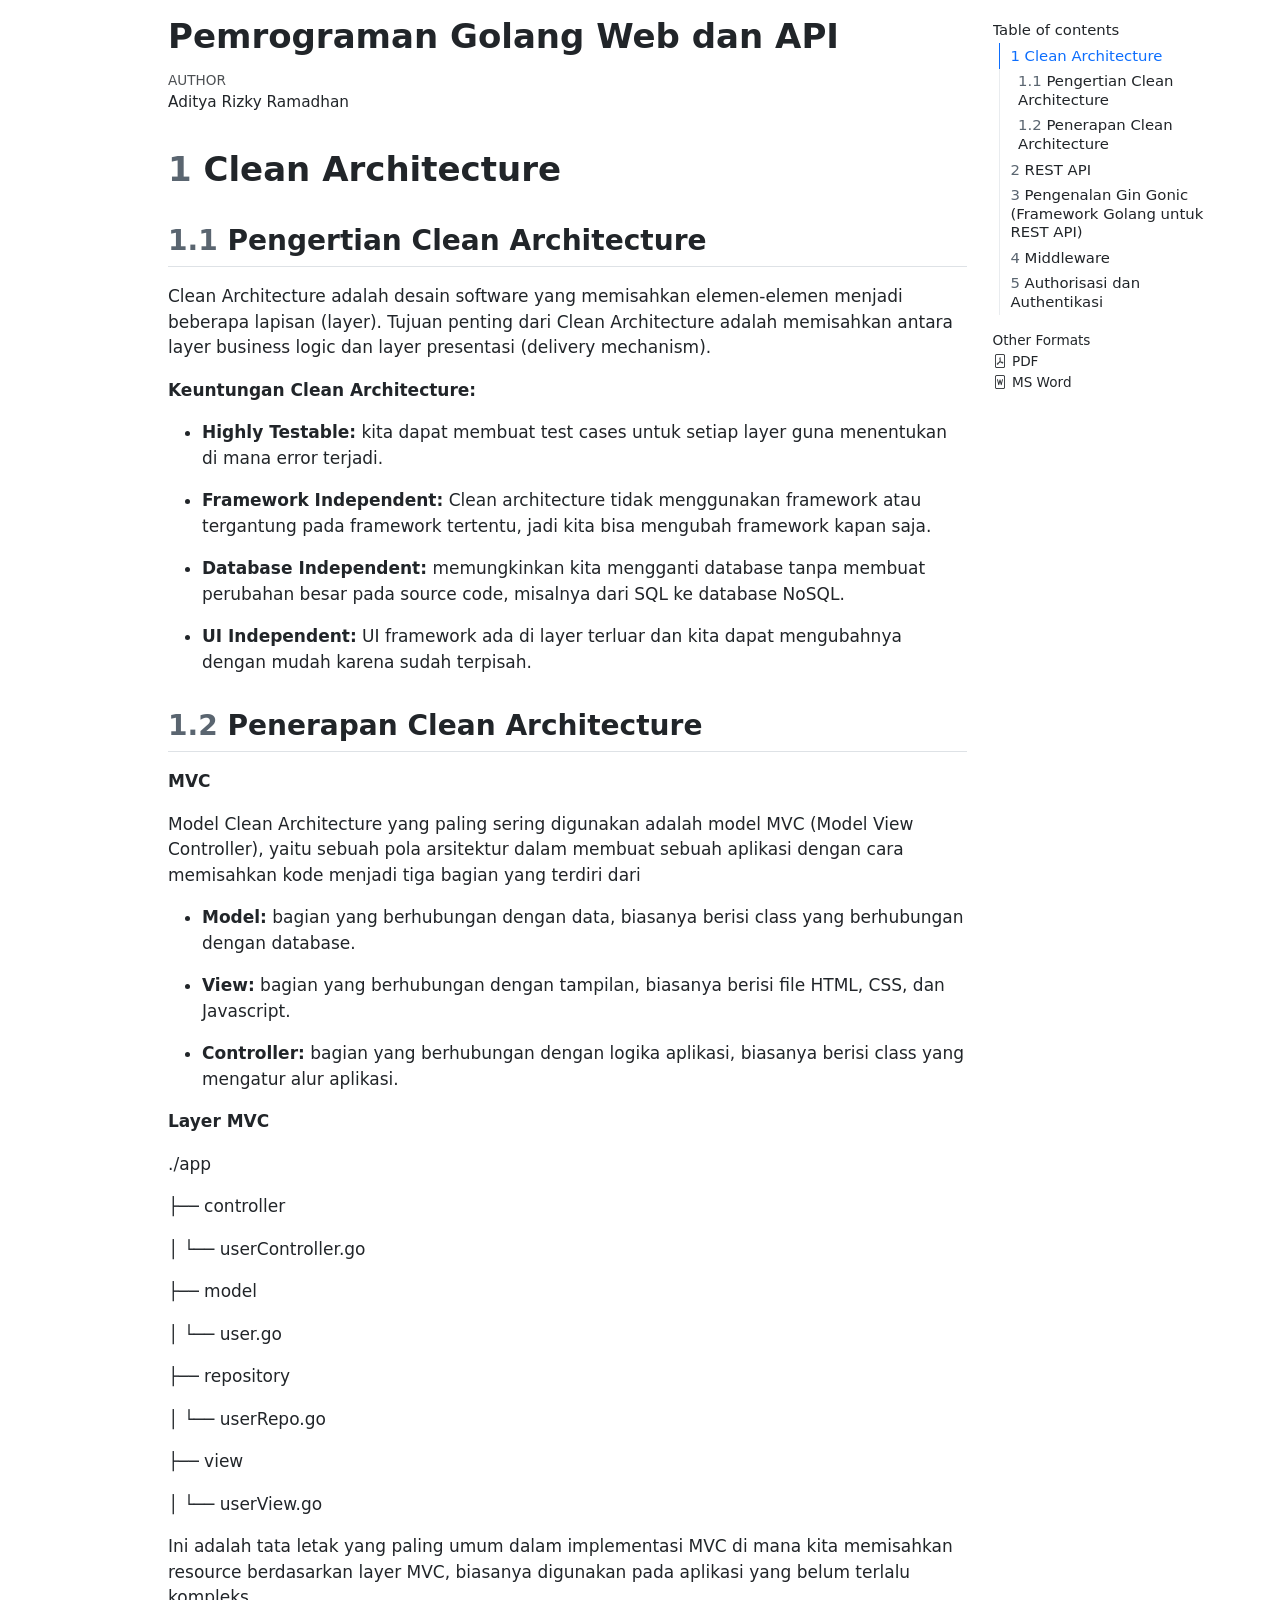
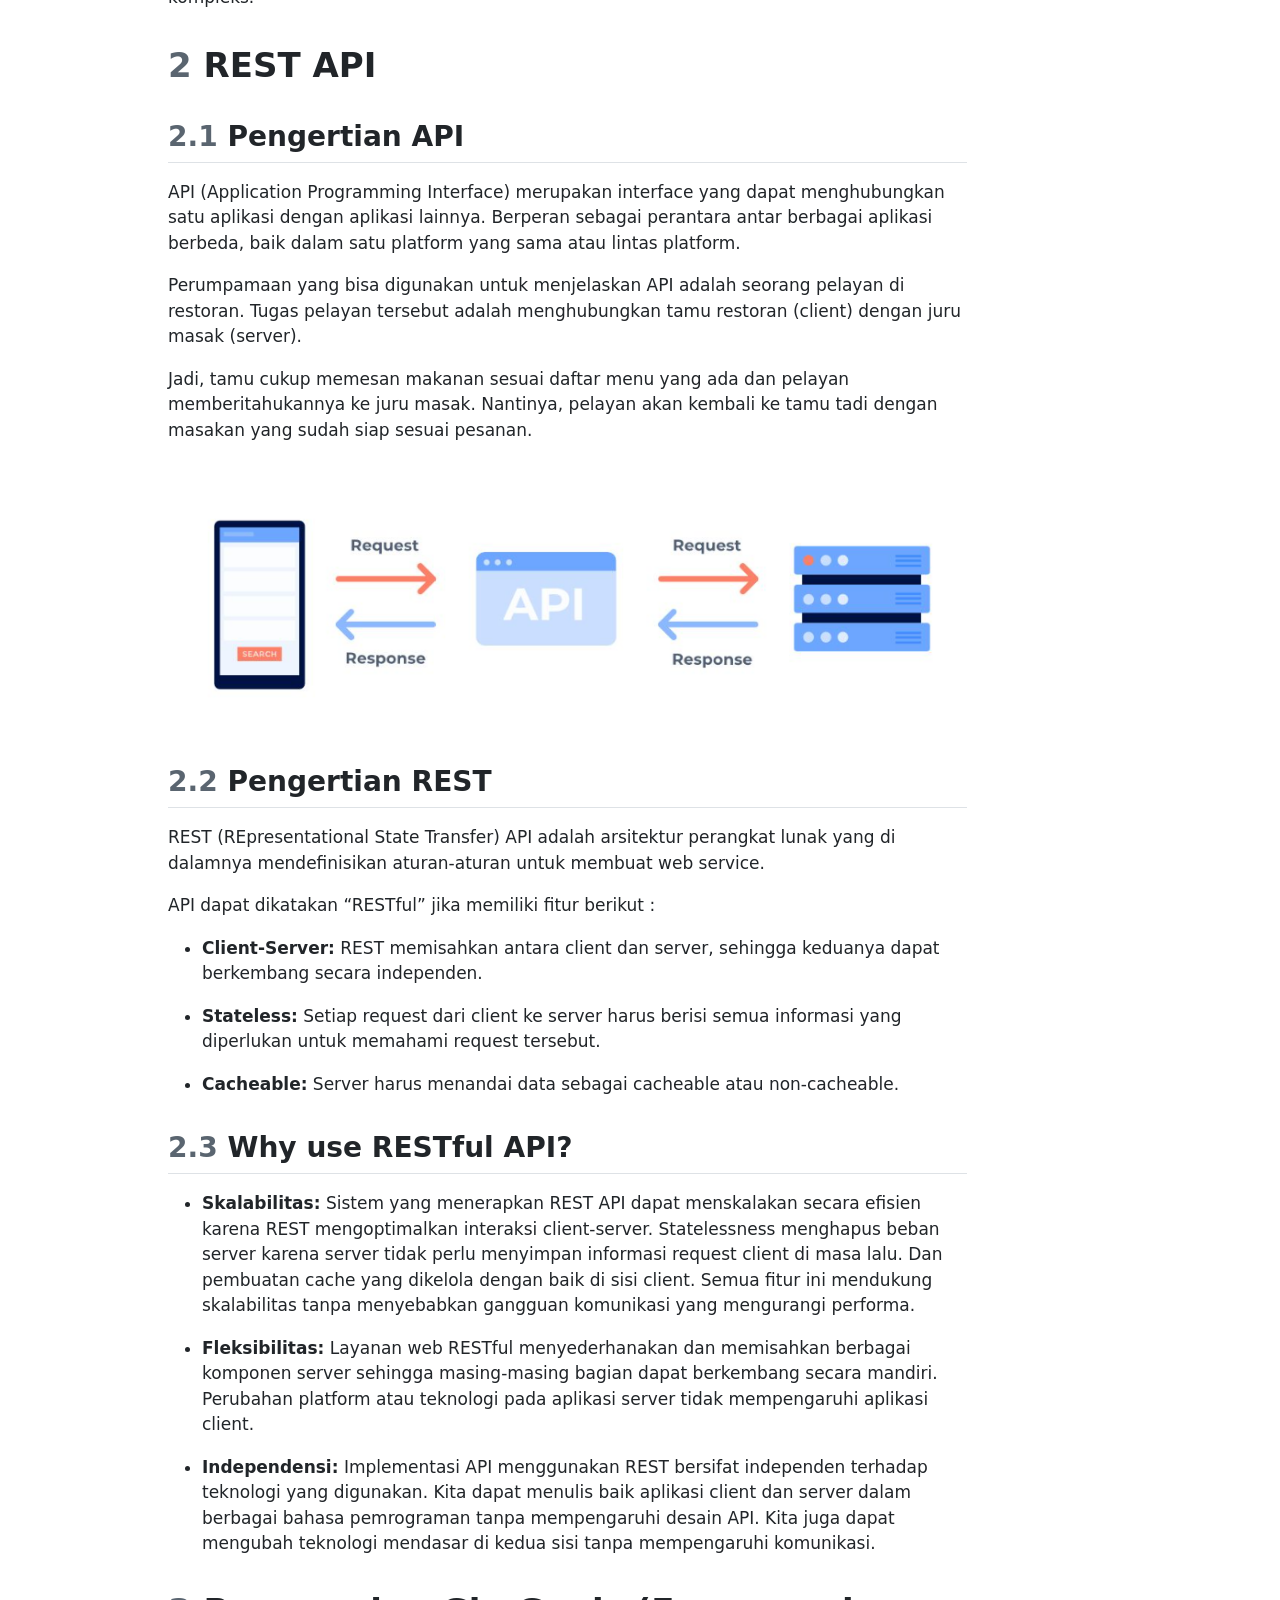
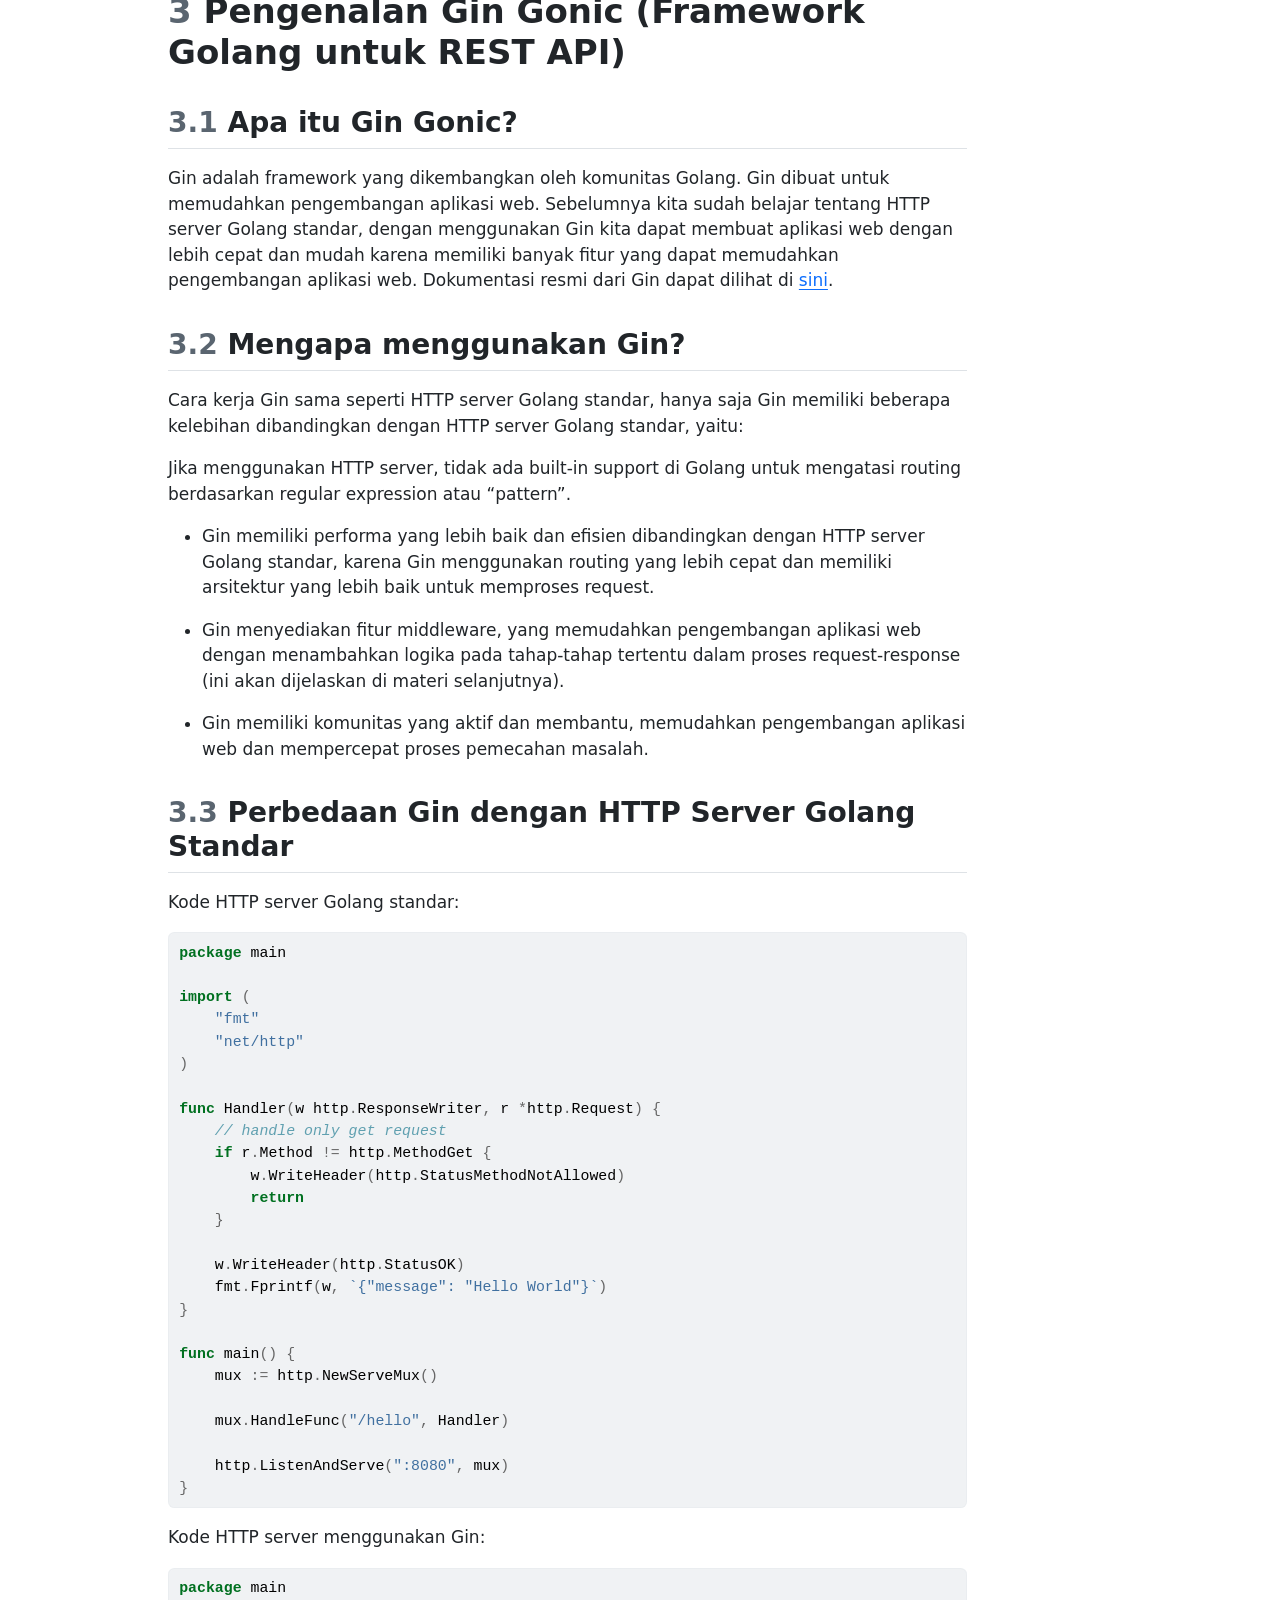
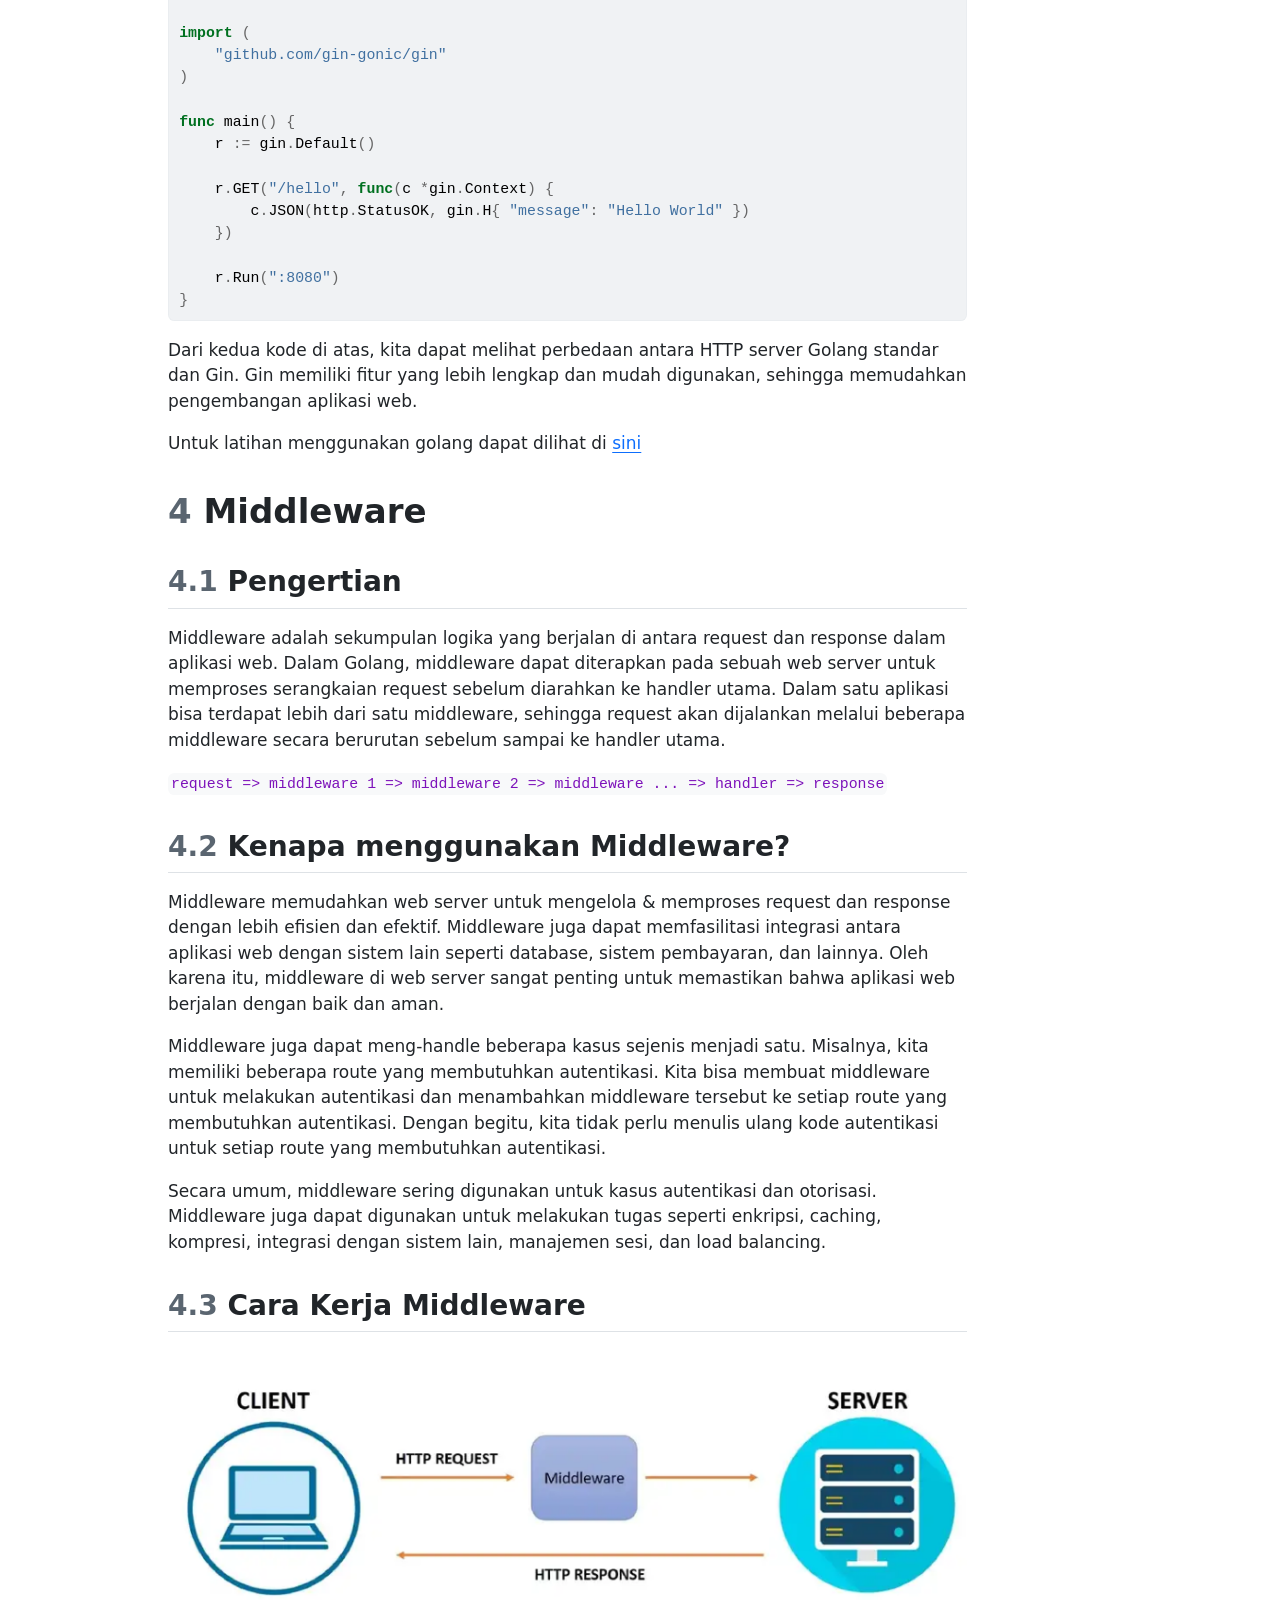
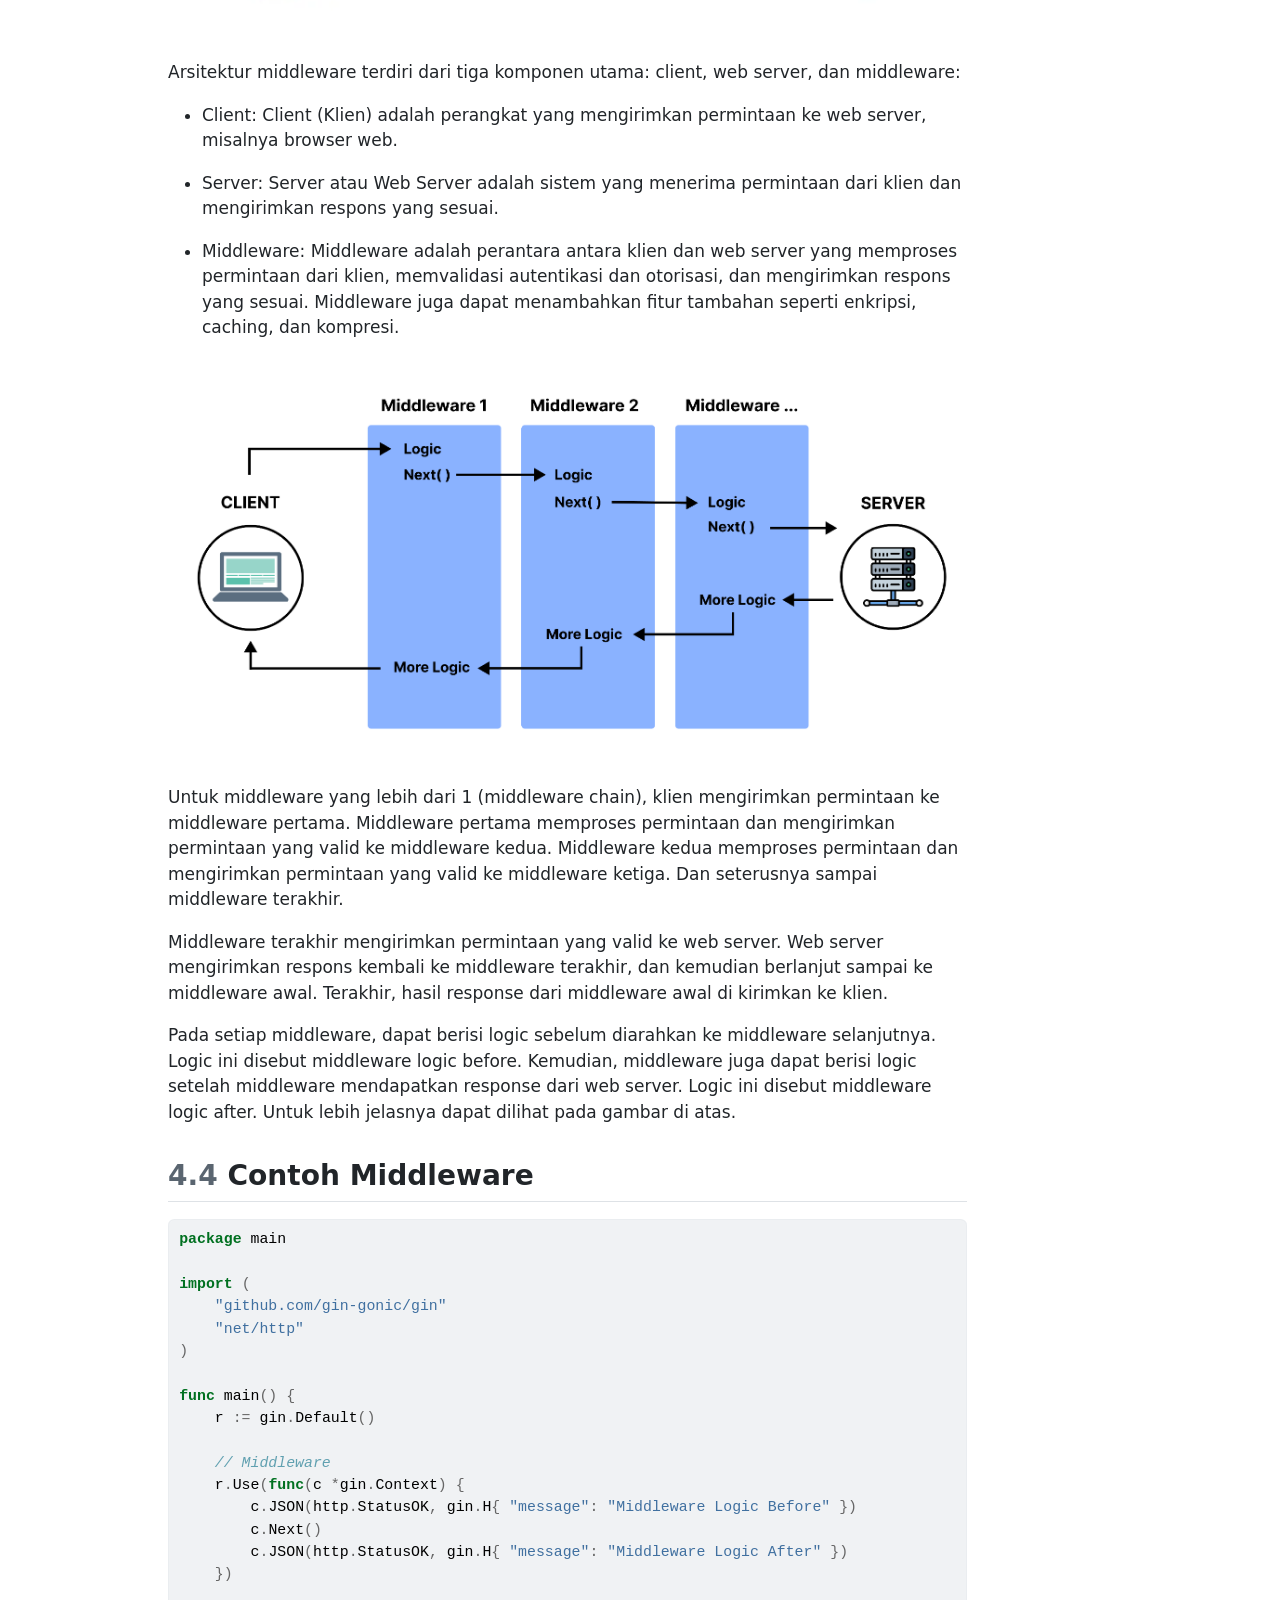
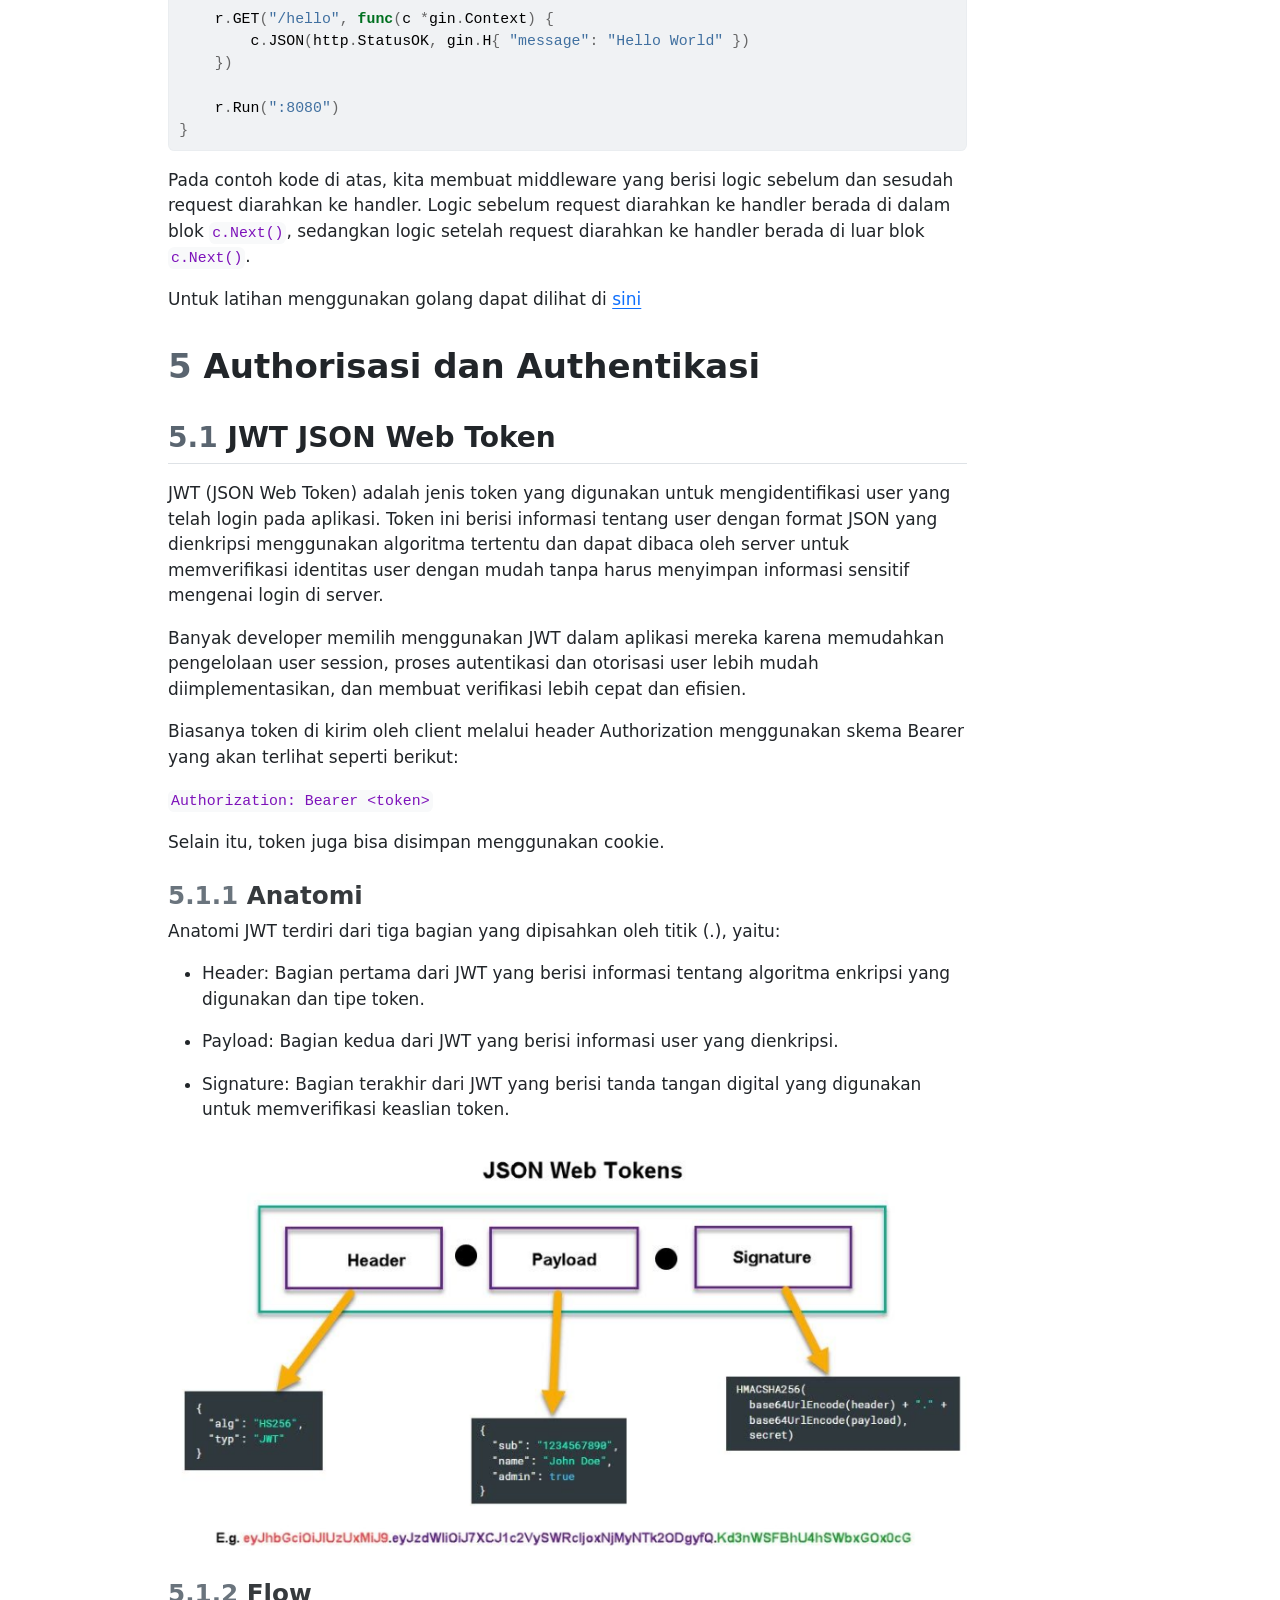
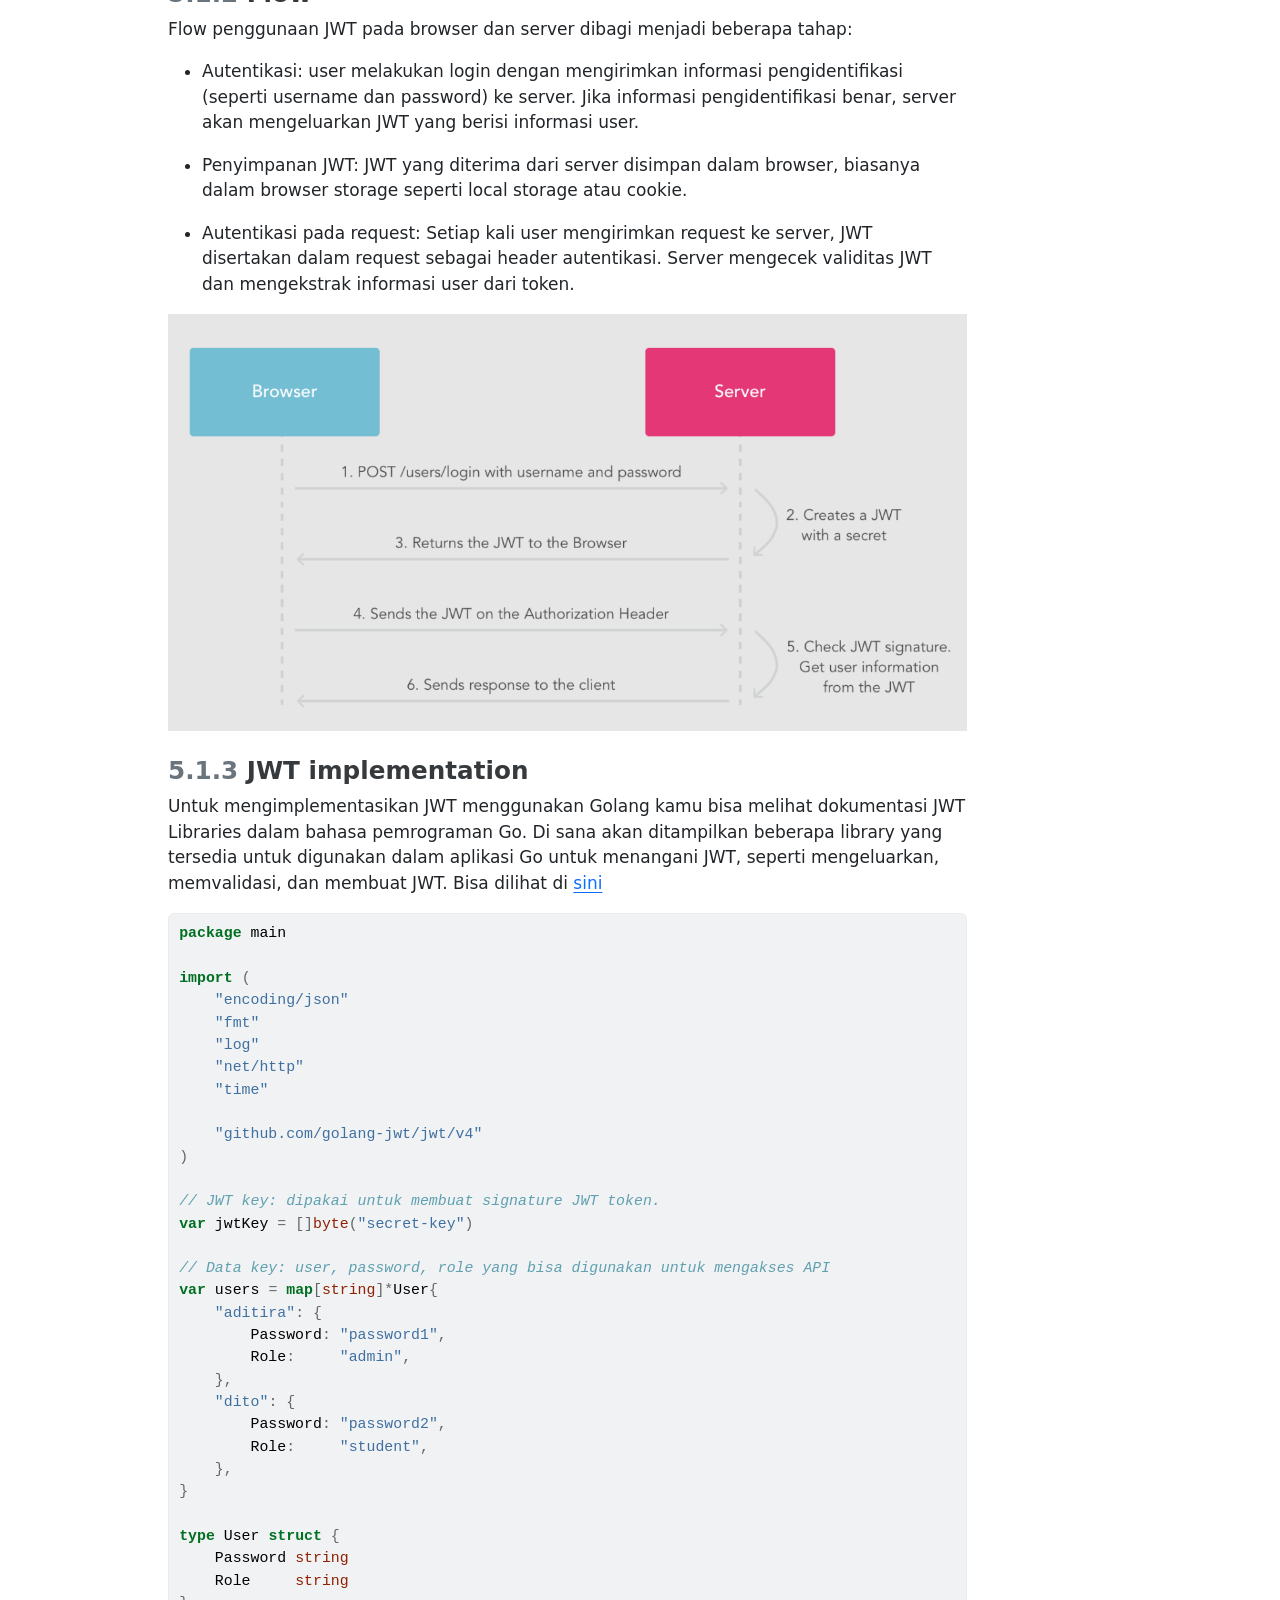
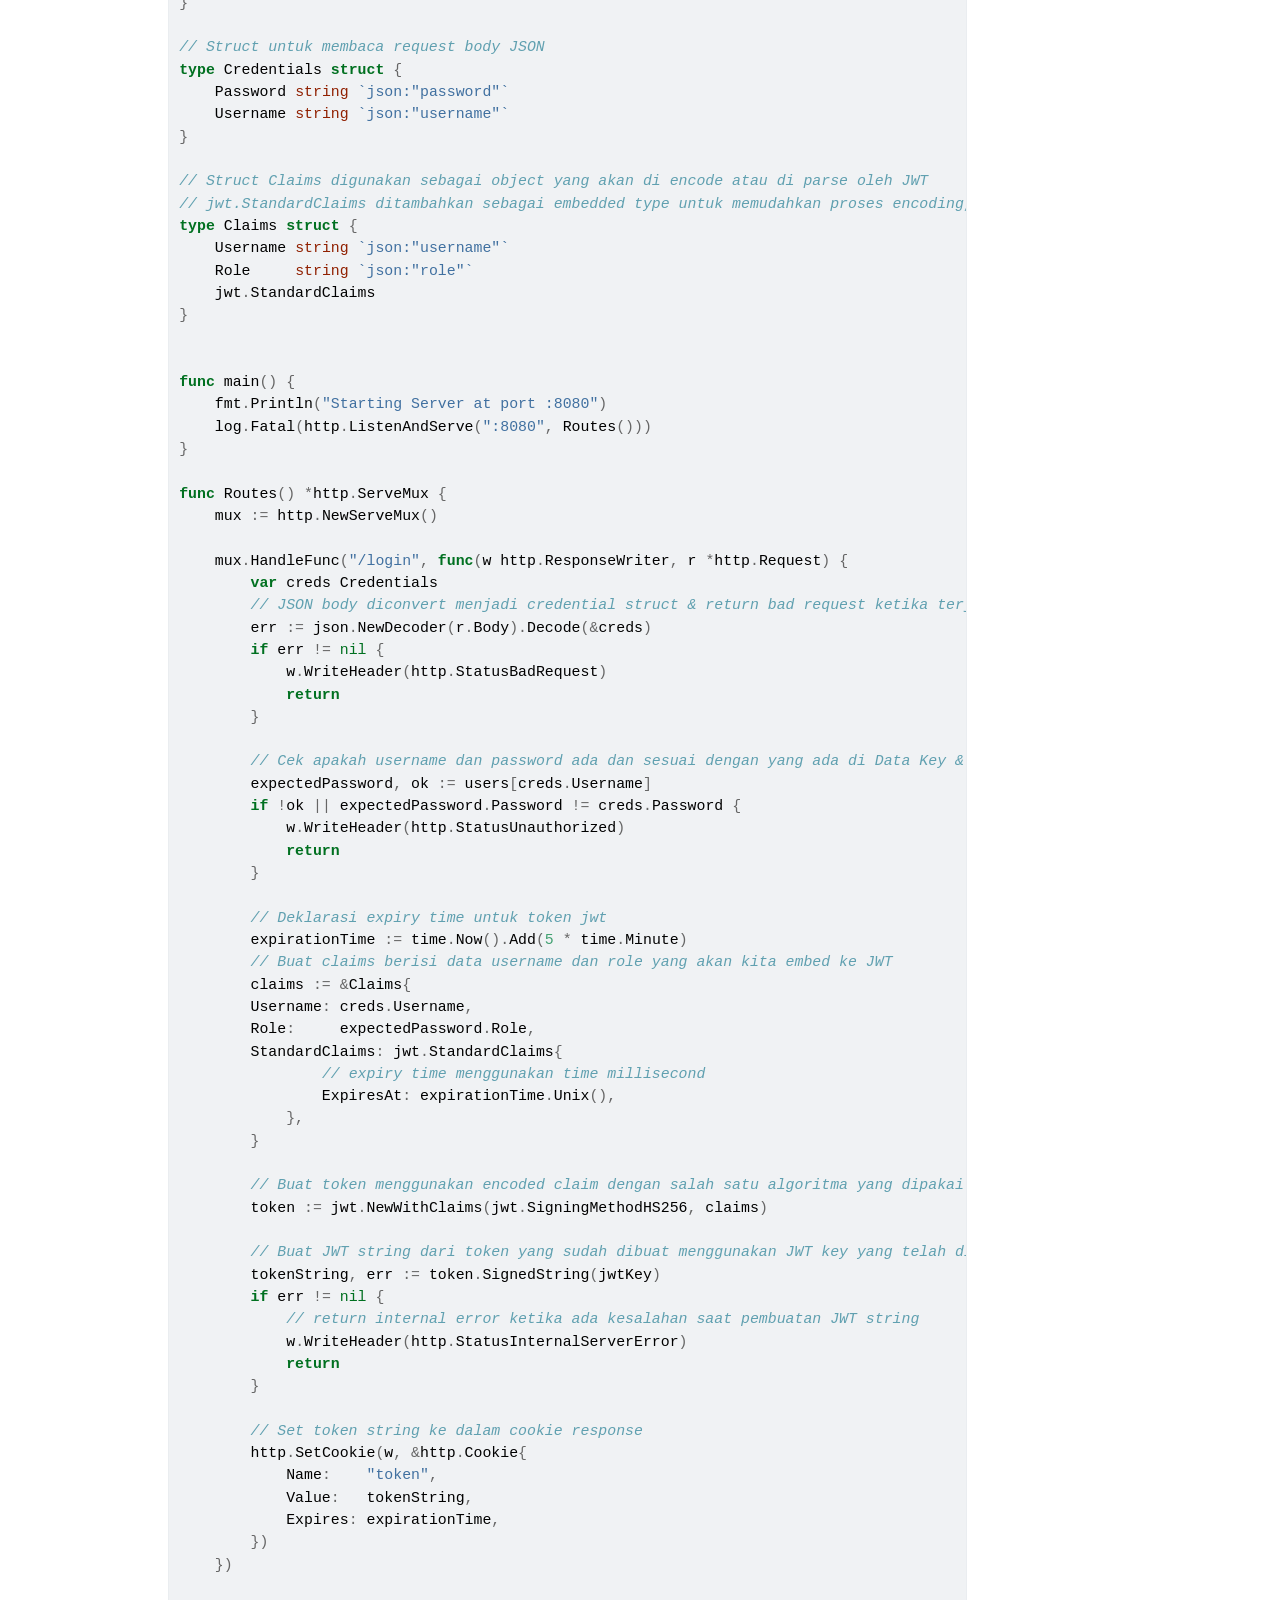
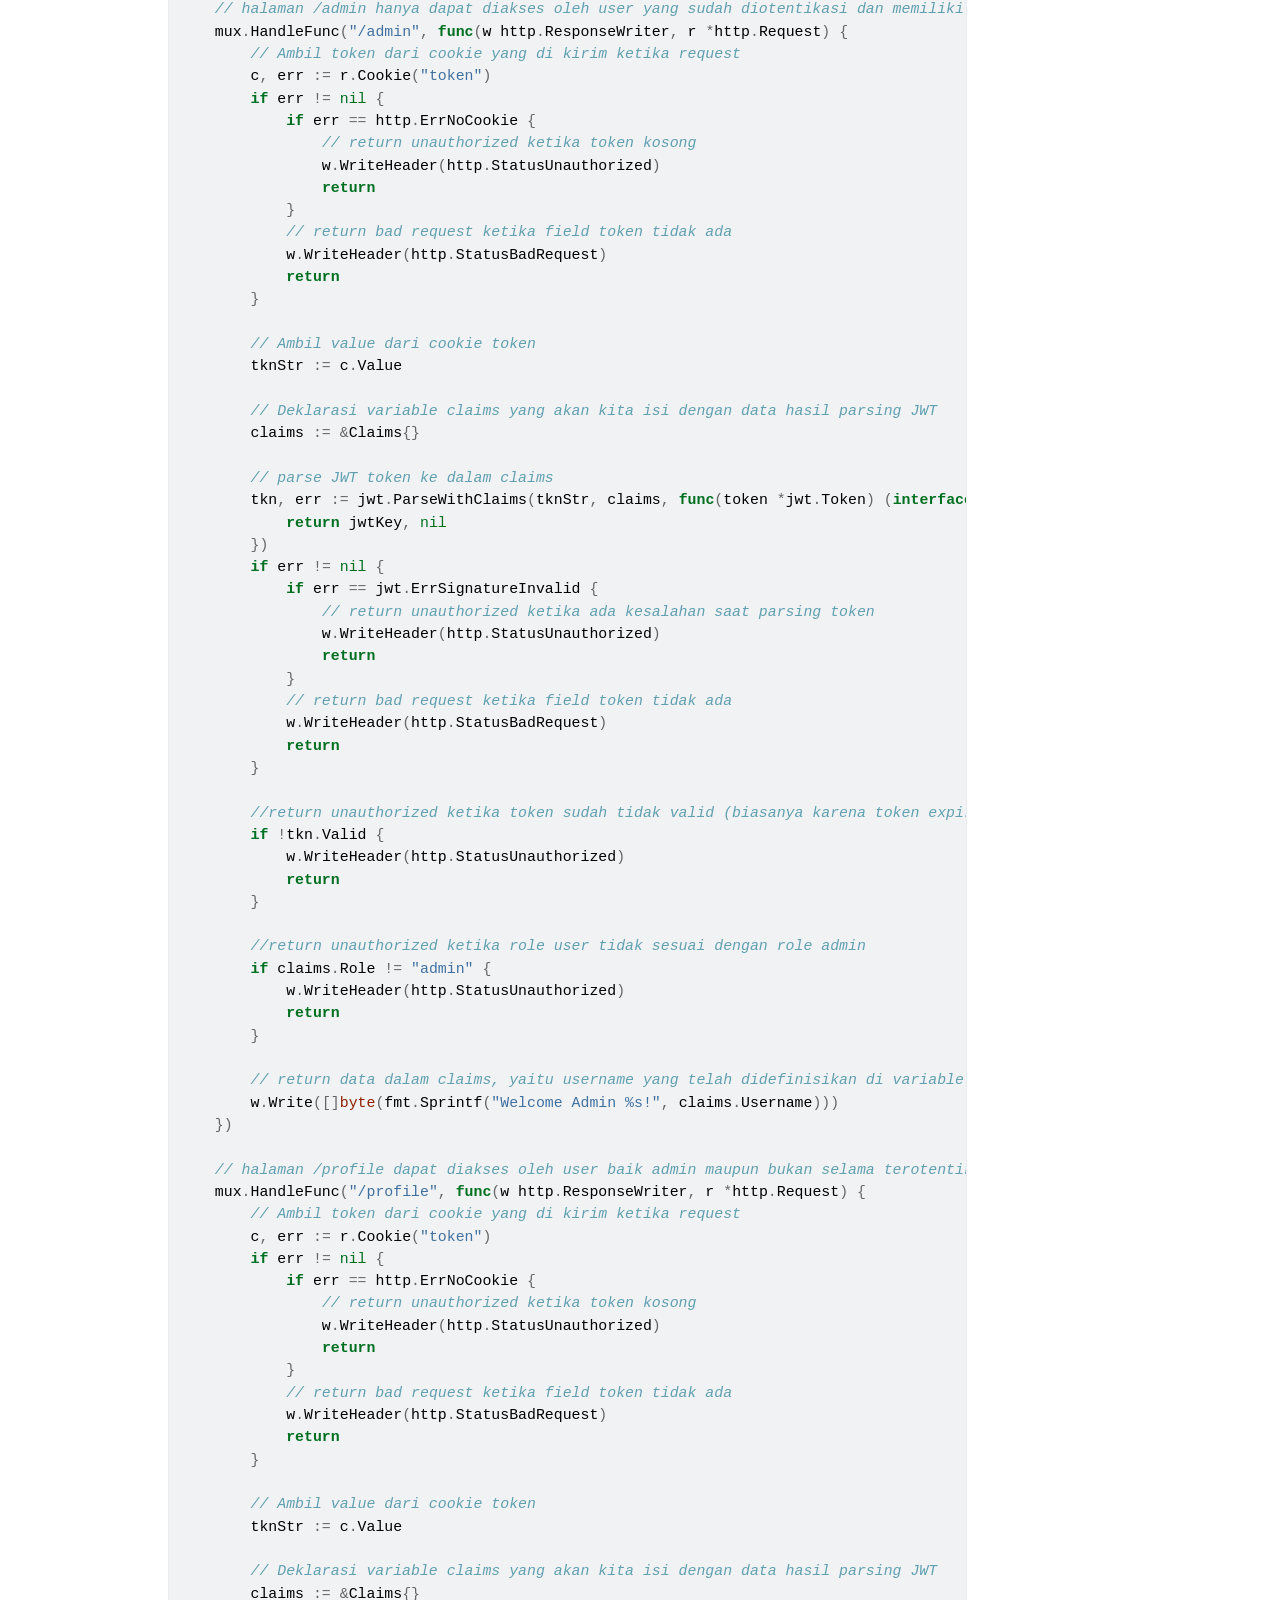
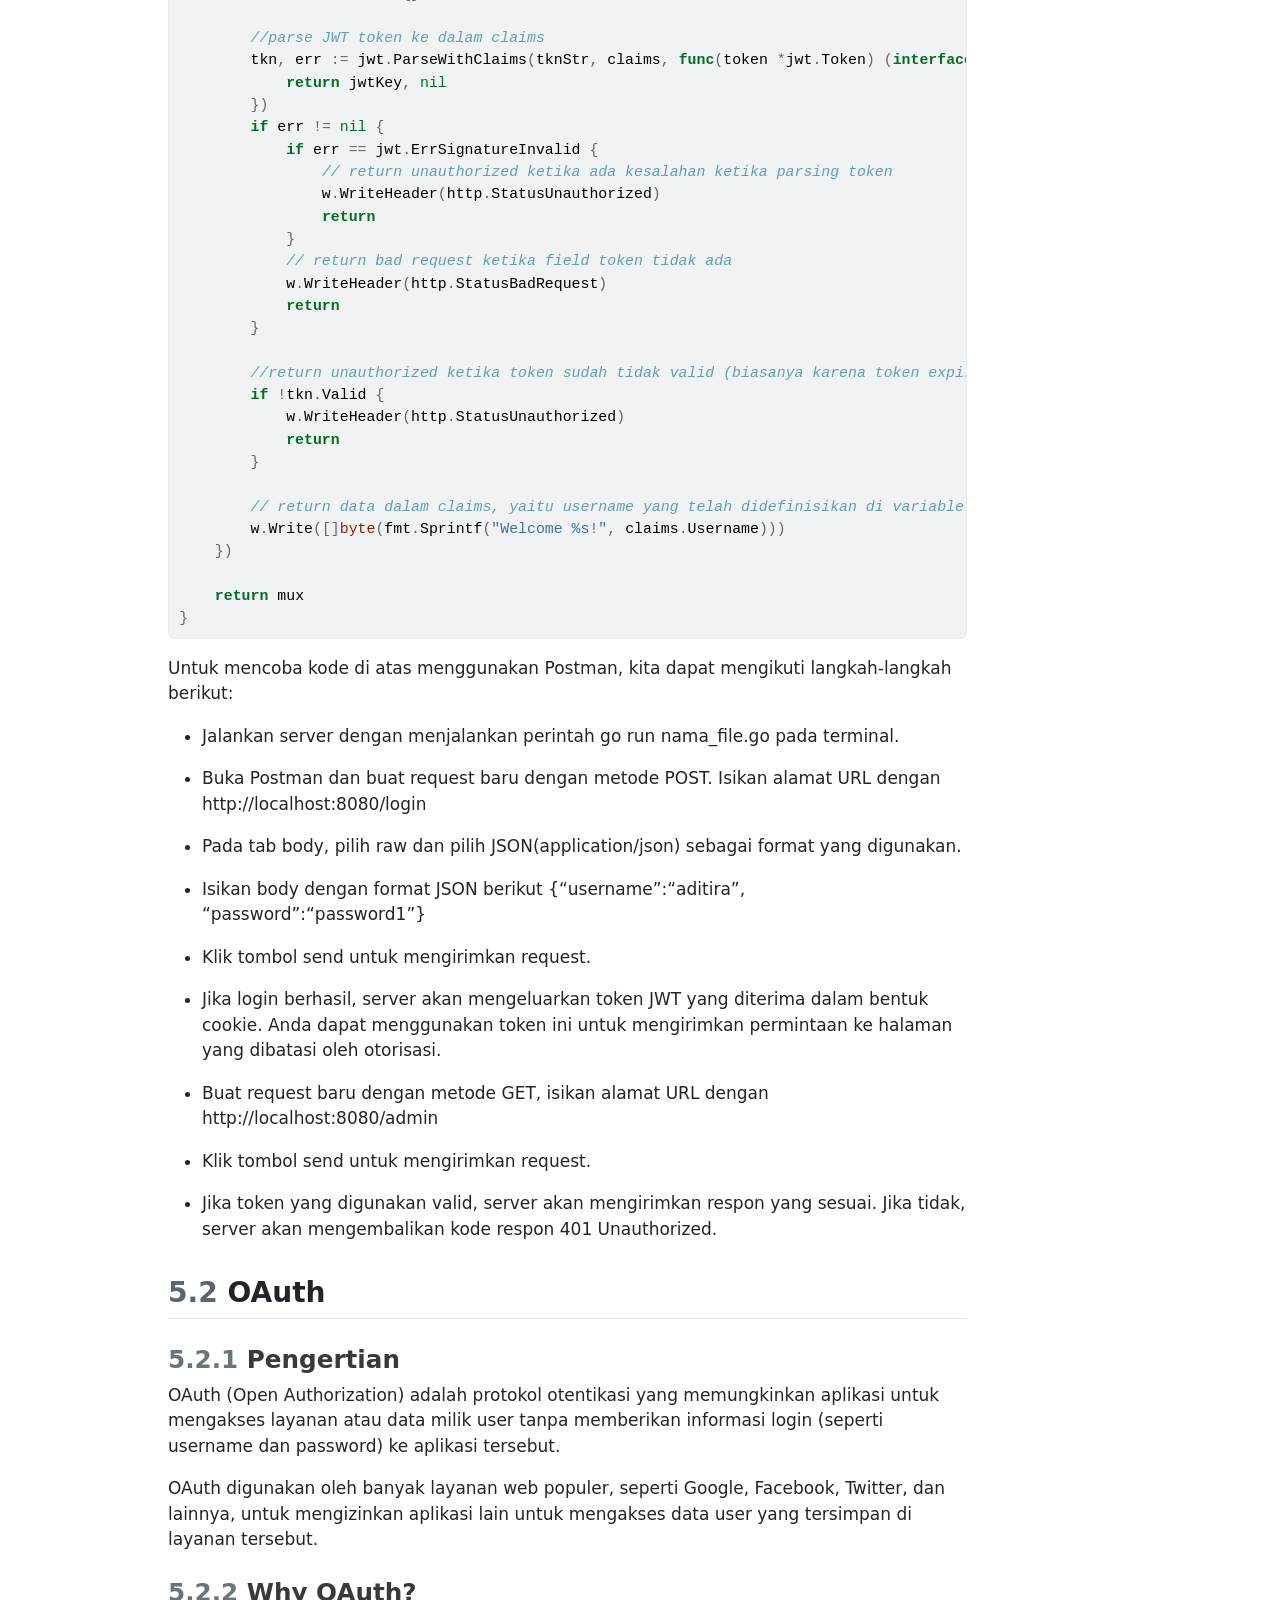
<file: go-api/index.html>
<!DOCTYPE html>
<html xmlns="http://www.w3.org/1999/xhtml" lang="en" xml:lang="en"><head>

<meta charset="utf-8">
<meta name="generator" content="quarto-1.4.553">

<meta name="viewport" content="width=device-width, initial-scale=1.0, user-scalable=yes">

<meta name="author" content="Aditya Rizky Ramadhan">

<title>Pemrograman Golang Web dan API</title>
<style>
code{white-space: pre-wrap;}
span.smallcaps{font-variant: small-caps;}
div.columns{display: flex; gap: min(4vw, 1.5em);}
div.column{flex: auto; overflow-x: auto;}
div.hanging-indent{margin-left: 1.5em; text-indent: -1.5em;}
ul.task-list{list-style: none;}
ul.task-list li input[type="checkbox"] {
  width: 0.8em;
  margin: 0 0.8em 0.2em -1em; /* quarto-specific, see https://github.com/quarto-dev/quarto-cli/issues/4556 */ 
  vertical-align: middle;
}
/* CSS for syntax highlighting */
pre > code.sourceCode { white-space: pre; position: relative; }
pre > code.sourceCode > span { line-height: 1.25; }
pre > code.sourceCode > span:empty { height: 1.2em; }
.sourceCode { overflow: visible; }
code.sourceCode > span { color: inherit; text-decoration: inherit; }
div.sourceCode { margin: 1em 0; }
pre.sourceCode { margin: 0; }
@media screen {
div.sourceCode { overflow: auto; }
}
@media print {
pre > code.sourceCode { white-space: pre-wrap; }
pre > code.sourceCode > span { text-indent: -5em; padding-left: 5em; }
}
pre.numberSource code
  { counter-reset: source-line 0; }
pre.numberSource code > span
  { position: relative; left: -4em; counter-increment: source-line; }
pre.numberSource code > span > a:first-child::before
  { content: counter(source-line);
    position: relative; left: -1em; text-align: right; vertical-align: baseline;
    border: none; display: inline-block;
    -webkit-touch-callout: none; -webkit-user-select: none;
    -khtml-user-select: none; -moz-user-select: none;
    -ms-user-select: none; user-select: none;
    padding: 0 4px; width: 4em;
  }
pre.numberSource { margin-left: 3em;  padding-left: 4px; }
div.sourceCode
  {   }
@media screen {
pre > code.sourceCode > span > a:first-child::before { text-decoration: underline; }
}
</style>


<script src="index_files/libs/clipboard/clipboard.min.js"></script>
<script src="index_files/libs/quarto-html/quarto.js"></script>
<script src="index_files/libs/quarto-html/popper.min.js"></script>
<script src="index_files/libs/quarto-html/tippy.umd.min.js"></script>
<script src="index_files/libs/quarto-html/anchor.min.js"></script>
<link href="index_files/libs/quarto-html/tippy.css" rel="stylesheet">
<link href="index_files/libs/quarto-html/quarto-syntax-highlighting.css" rel="stylesheet" id="quarto-text-highlighting-styles">
<script src="index_files/libs/bootstrap/bootstrap.min.js"></script>
<link href="index_files/libs/bootstrap/bootstrap-icons.css" rel="stylesheet">
<link href="index_files/libs/bootstrap/bootstrap.min.css" rel="stylesheet" id="quarto-bootstrap" data-mode="light">


</head>

<body>

<div id="quarto-content" class="page-columns page-rows-contents page-layout-article">
<div id="quarto-margin-sidebar" class="sidebar margin-sidebar">
  <nav id="TOC" role="doc-toc" class="toc-active">
    <h2 id="toc-title">Table of contents</h2>
   
  <ul>
  <li><a href="#clean-architecture" id="toc-clean-architecture" class="nav-link active" data-scroll-target="#clean-architecture"><span class="header-section-number">1</span> Clean Architecture</a>
  <ul class="collapse">
  <li><a href="#pengertian-clean-architecture" id="toc-pengertian-clean-architecture" class="nav-link" data-scroll-target="#pengertian-clean-architecture"><span class="header-section-number">1.1</span> Pengertian Clean Architecture</a></li>
  <li><a href="#penerapan-clean-architecture" id="toc-penerapan-clean-architecture" class="nav-link" data-scroll-target="#penerapan-clean-architecture"><span class="header-section-number">1.2</span> Penerapan Clean Architecture</a></li>
  </ul></li>
  <li><a href="#rest-api" id="toc-rest-api" class="nav-link" data-scroll-target="#rest-api"><span class="header-section-number">2</span> REST API</a>
  <ul class="collapse">
  <li><a href="#pengertian-api" id="toc-pengertian-api" class="nav-link" data-scroll-target="#pengertian-api"><span class="header-section-number">2.1</span> Pengertian API</a></li>
  <li><a href="#pengertian-rest" id="toc-pengertian-rest" class="nav-link" data-scroll-target="#pengertian-rest"><span class="header-section-number">2.2</span> Pengertian REST</a></li>
  <li><a href="#why-use-restful-api" id="toc-why-use-restful-api" class="nav-link" data-scroll-target="#why-use-restful-api"><span class="header-section-number">2.3</span> Why use RESTful API?</a></li>
  </ul></li>
  <li><a href="#pengenalan-gin-gonic-framework-golang-untuk-rest-api" id="toc-pengenalan-gin-gonic-framework-golang-untuk-rest-api" class="nav-link" data-scroll-target="#pengenalan-gin-gonic-framework-golang-untuk-rest-api"><span class="header-section-number">3</span> Pengenalan Gin Gonic (Framework Golang untuk REST API)</a>
  <ul class="collapse">
  <li><a href="#apa-itu-gin-gonic" id="toc-apa-itu-gin-gonic" class="nav-link" data-scroll-target="#apa-itu-gin-gonic"><span class="header-section-number">3.1</span> Apa itu Gin Gonic?</a></li>
  <li><a href="#mengapa-menggunakan-gin" id="toc-mengapa-menggunakan-gin" class="nav-link" data-scroll-target="#mengapa-menggunakan-gin"><span class="header-section-number">3.2</span> Mengapa menggunakan Gin?</a></li>
  <li><a href="#perbedaan-gin-dengan-http-server-golang-standar" id="toc-perbedaan-gin-dengan-http-server-golang-standar" class="nav-link" data-scroll-target="#perbedaan-gin-dengan-http-server-golang-standar"><span class="header-section-number">3.3</span> Perbedaan Gin dengan HTTP Server Golang Standar</a></li>
  </ul></li>
  <li><a href="#middleware" id="toc-middleware" class="nav-link" data-scroll-target="#middleware"><span class="header-section-number">4</span> Middleware</a>
  <ul class="collapse">
  <li><a href="#pengertian" id="toc-pengertian" class="nav-link" data-scroll-target="#pengertian"><span class="header-section-number">4.1</span> Pengertian</a></li>
  <li><a href="#kenapa-menggunakan-middleware" id="toc-kenapa-menggunakan-middleware" class="nav-link" data-scroll-target="#kenapa-menggunakan-middleware"><span class="header-section-number">4.2</span> Kenapa menggunakan Middleware?</a></li>
  <li><a href="#cara-kerja-middleware" id="toc-cara-kerja-middleware" class="nav-link" data-scroll-target="#cara-kerja-middleware"><span class="header-section-number">4.3</span> Cara Kerja Middleware</a></li>
  <li><a href="#contoh-middleware" id="toc-contoh-middleware" class="nav-link" data-scroll-target="#contoh-middleware"><span class="header-section-number">4.4</span> Contoh Middleware</a></li>
  </ul></li>
  <li><a href="#authorisasi-dan-authentikasi" id="toc-authorisasi-dan-authentikasi" class="nav-link" data-scroll-target="#authorisasi-dan-authentikasi"><span class="header-section-number">5</span> Authorisasi dan Authentikasi</a>
  <ul class="collapse">
  <li><a href="#jwt-json-web-token" id="toc-jwt-json-web-token" class="nav-link" data-scroll-target="#jwt-json-web-token"><span class="header-section-number">5.1</span> JWT JSON Web Token</a>
  <ul class="collapse">
  <li><a href="#anatomi" id="toc-anatomi" class="nav-link" data-scroll-target="#anatomi"><span class="header-section-number">5.1.1</span> Anatomi</a></li>
  <li><a href="#flow" id="toc-flow" class="nav-link" data-scroll-target="#flow"><span class="header-section-number">5.1.2</span> Flow</a></li>
  <li><a href="#jwt-implementation" id="toc-jwt-implementation" class="nav-link" data-scroll-target="#jwt-implementation"><span class="header-section-number">5.1.3</span> JWT implementation</a></li>
  </ul></li>
  <li><a href="#oauth" id="toc-oauth" class="nav-link" data-scroll-target="#oauth"><span class="header-section-number">5.2</span> OAuth</a>
  <ul class="collapse">
  <li><a href="#pengertian-1" id="toc-pengertian-1" class="nav-link" data-scroll-target="#pengertian-1"><span class="header-section-number">5.2.1</span> Pengertian</a></li>
  <li><a href="#why-oauth" id="toc-why-oauth" class="nav-link" data-scroll-target="#why-oauth"><span class="header-section-number">5.2.2</span> Why OAuth?</a></li>
  <li><a href="#basic-flow" id="toc-basic-flow" class="nav-link" data-scroll-target="#basic-flow"><span class="header-section-number">5.2.3</span> Basic Flow</a></li>
  <li><a href="#implementasi-oauth" id="toc-implementasi-oauth" class="nav-link" data-scroll-target="#implementasi-oauth"><span class="header-section-number">5.2.4</span> Implementasi OAuth</a></li>
  </ul></li>
  </ul></li>
  </ul>
<div class="quarto-alternate-formats"><h2>Other Formats</h2><ul><li><a href="index.pdf"><i class="bi bi-file-pdf"></i>PDF</a></li><li><a href="index.docx"><i class="bi bi-file-word"></i>MS Word</a></li></ul></div></nav>
</div>
<main class="content" id="quarto-document-content">

<header id="title-block-header" class="quarto-title-block default">
<div class="quarto-title">
<h1 class="title">Pemrograman Golang Web dan API</h1>
</div>



<div class="quarto-title-meta">

    <div>
    <div class="quarto-title-meta-heading">Author</div>
    <div class="quarto-title-meta-contents">
             <p>Aditya Rizky Ramadhan </p>
          </div>
  </div>
    
  
    
  </div>
  


</header>


<section id="clean-architecture" class="level1" data-number="1">
<h1 data-number="1"><span class="header-section-number">1</span> Clean Architecture</h1>
<section id="pengertian-clean-architecture" class="level2" data-number="1.1">
<h2 data-number="1.1" class="anchored" data-anchor-id="pengertian-clean-architecture"><span class="header-section-number">1.1</span> Pengertian Clean Architecture</h2>
<p>Clean Architecture adalah desain software yang memisahkan elemen-elemen menjadi beberapa lapisan (layer). Tujuan penting dari Clean Architecture adalah memisahkan antara layer business logic dan layer presentasi (delivery mechanism).</p>
<p><strong>Keuntungan Clean Architecture:</strong></p>
<ul>
<li><p><strong>Highly Testable:</strong> kita dapat membuat test cases untuk setiap layer guna menentukan di mana error terjadi.</p></li>
<li><p><strong>Framework Independent:</strong> Clean architecture tidak menggunakan framework atau tergantung pada framework tertentu, jadi kita bisa mengubah framework kapan saja.</p></li>
<li><p><strong>Database Independent:</strong> memungkinkan kita mengganti database tanpa membuat perubahan besar pada source code, misalnya dari SQL ke database NoSQL.</p></li>
<li><p><strong>UI Independent:</strong> UI framework ada di layer terluar dan kita dapat mengubahnya dengan mudah karena sudah terpisah.</p></li>
</ul>
</section>
<section id="penerapan-clean-architecture" class="level2" data-number="1.2">
<h2 data-number="1.2" class="anchored" data-anchor-id="penerapan-clean-architecture"><span class="header-section-number">1.2</span> Penerapan Clean Architecture</h2>
<p><strong>MVC</strong></p>
<p>Model Clean Architecture yang paling sering digunakan adalah model MVC (Model View Controller), yaitu sebuah pola arsitektur dalam membuat sebuah aplikasi dengan cara memisahkan kode menjadi tiga bagian yang terdiri dari</p>
<ul>
<li><p><strong>Model:</strong> bagian yang berhubungan dengan data, biasanya berisi class yang berhubungan dengan database.</p></li>
<li><p><strong>View:</strong> bagian yang berhubungan dengan tampilan, biasanya berisi file HTML, CSS, dan Javascript.</p></li>
<li><p><strong>Controller:</strong> bagian yang berhubungan dengan logika aplikasi, biasanya berisi class yang mengatur alur aplikasi.</p></li>
</ul>
<p><strong>Layer MVC</strong></p>
<p>./app</p>
<p>├── controller</p>
<p>│ └── userController.go</p>
<p>├── model</p>
<p>│ └── user.go</p>
<p>├── repository</p>
<p>│ └── userRepo.go</p>
<p>├── view</p>
<p>│ └── userView.go</p>
<p>Ini adalah tata letak yang paling umum dalam implementasi MVC di mana kita memisahkan resource berdasarkan layer MVC, biasanya digunakan pada aplikasi yang belum terlalu kompleks.</p>
</section>
</section>
<section id="rest-api" class="level1" data-number="2">
<h1 data-number="2"><span class="header-section-number">2</span> REST API</h1>
<section id="pengertian-api" class="level2" data-number="2.1">
<h2 data-number="2.1" class="anchored" data-anchor-id="pengertian-api"><span class="header-section-number">2.1</span> Pengertian API</h2>
<p>API (Application Programming Interface) merupakan interface yang dapat menghubungkan satu aplikasi dengan aplikasi lainnya. Berperan sebagai perantara antar berbagai aplikasi berbeda, baik dalam satu platform yang sama atau lintas platform.</p>
<p>Perumpamaan yang bisa digunakan untuk menjelaskan API adalah seorang pelayan di restoran. Tugas pelayan tersebut adalah menghubungkan tamu restoran (client) dengan juru masak (server).</p>
<p>Jadi, tamu cukup memesan makanan sesuai daftar menu yang ada dan pelayan memberitahukannya ke juru masak. Nantinya, pelayan akan kembali ke tamu tadi dengan masakan yang sudah siap sesuai pesanan.</p>
<p><img src="ilustrasi_api.png" class="img-fluid"></p>
</section>
<section id="pengertian-rest" class="level2" data-number="2.2">
<h2 data-number="2.2" class="anchored" data-anchor-id="pengertian-rest"><span class="header-section-number">2.2</span> Pengertian REST</h2>
<p>REST (REpresentational State Transfer) API adalah arsitektur perangkat lunak yang di dalamnya mendefinisikan aturan-aturan untuk membuat web service.</p>
<p>API dapat dikatakan “RESTful” jika memiliki fitur berikut :</p>
<ul>
<li><p><strong>Client-Server:</strong> REST memisahkan antara client dan server, sehingga keduanya dapat berkembang secara independen.</p></li>
<li><p><strong>Stateless:</strong> Setiap request dari client ke server harus berisi semua informasi yang diperlukan untuk memahami request tersebut.</p></li>
<li><p><strong>Cacheable:</strong> Server harus menandai data sebagai cacheable atau non-cacheable.</p></li>
</ul>
</section>
<section id="why-use-restful-api" class="level2" data-number="2.3">
<h2 data-number="2.3" class="anchored" data-anchor-id="why-use-restful-api"><span class="header-section-number">2.3</span> Why use RESTful API?</h2>
<ul>
<li><p><strong>Skalabilitas:</strong> Sistem yang menerapkan REST API dapat menskalakan secara efisien karena REST mengoptimalkan interaksi client-server. Statelessness menghapus beban server karena server tidak perlu menyimpan informasi request client di masa lalu. Dan pembuatan cache yang dikelola dengan baik di sisi client. Semua fitur ini mendukung skalabilitas tanpa menyebabkan gangguan komunikasi yang mengurangi performa.</p></li>
<li><p><strong>Fleksibilitas:</strong> Layanan web RESTful menyederhanakan dan memisahkan berbagai komponen server sehingga masing-masing bagian dapat berkembang secara mandiri. Perubahan platform atau teknologi pada aplikasi server tidak mempengaruhi aplikasi client.</p></li>
<li><p><strong>Independensi:</strong> Implementasi API menggunakan REST bersifat independen terhadap teknologi yang digunakan. Kita dapat menulis baik aplikasi client dan server dalam berbagai bahasa pemrograman tanpa mempengaruhi desain API. Kita juga dapat mengubah teknologi mendasar di kedua sisi tanpa mempengaruhi komunikasi.</p></li>
</ul>
</section>
</section>
<section id="pengenalan-gin-gonic-framework-golang-untuk-rest-api" class="level1" data-number="3">
<h1 data-number="3"><span class="header-section-number">3</span> Pengenalan Gin Gonic (Framework Golang untuk REST API)</h1>
<section id="apa-itu-gin-gonic" class="level2" data-number="3.1">
<h2 data-number="3.1" class="anchored" data-anchor-id="apa-itu-gin-gonic"><span class="header-section-number">3.1</span> Apa itu Gin Gonic?</h2>
<p>Gin adalah framework yang dikembangkan oleh komunitas Golang. Gin dibuat untuk memudahkan pengembangan aplikasi web. Sebelumnya kita sudah belajar tentang HTTP server Golang standar, dengan menggunakan Gin kita dapat membuat aplikasi web dengan lebih cepat dan mudah karena memiliki banyak fitur yang dapat memudahkan pengembangan aplikasi web. Dokumentasi resmi dari Gin dapat dilihat di <a href="https://github.com/gin-gonic/gin">sini</a>.</p>
</section>
<section id="mengapa-menggunakan-gin" class="level2" data-number="3.2">
<h2 data-number="3.2" class="anchored" data-anchor-id="mengapa-menggunakan-gin"><span class="header-section-number">3.2</span> Mengapa menggunakan Gin?</h2>
<p>Cara kerja Gin sama seperti HTTP server Golang standar, hanya saja Gin memiliki beberapa kelebihan dibandingkan dengan HTTP server Golang standar, yaitu:</p>
<p>Jika menggunakan HTTP server, tidak ada built-in support di Golang untuk mengatasi routing berdasarkan regular expression atau “pattern”.</p>
<ul>
<li><p>Gin memiliki performa yang lebih baik dan efisien dibandingkan dengan HTTP server Golang standar, karena Gin menggunakan routing yang lebih cepat dan memiliki arsitektur yang lebih baik untuk memproses request.</p></li>
<li><p>Gin menyediakan fitur middleware, yang memudahkan pengembangan aplikasi web dengan menambahkan logika pada tahap-tahap tertentu dalam proses request-response (ini akan dijelaskan di materi selanjutnya).</p></li>
<li><p>Gin memiliki komunitas yang aktif dan membantu, memudahkan pengembangan aplikasi web dan mempercepat proses pemecahan masalah.</p></li>
</ul>
</section>
<section id="perbedaan-gin-dengan-http-server-golang-standar" class="level2" data-number="3.3">
<h2 data-number="3.3" class="anchored" data-anchor-id="perbedaan-gin-dengan-http-server-golang-standar"><span class="header-section-number">3.3</span> Perbedaan Gin dengan HTTP Server Golang Standar</h2>
<p>Kode HTTP server Golang standar:</p>
<div class="sourceCode" id="cb1"><pre class="sourceCode go code-with-copy"><code class="sourceCode go"><span id="cb1-1"><a href="#cb1-1" aria-hidden="true" tabindex="-1"></a><span class="kw">package</span> main</span>
<span id="cb1-2"><a href="#cb1-2" aria-hidden="true" tabindex="-1"></a></span>
<span id="cb1-3"><a href="#cb1-3" aria-hidden="true" tabindex="-1"></a><span class="kw">import</span> <span class="op">(</span></span>
<span id="cb1-4"><a href="#cb1-4" aria-hidden="true" tabindex="-1"></a>    <span class="st">"fmt"</span></span>
<span id="cb1-5"><a href="#cb1-5" aria-hidden="true" tabindex="-1"></a>    <span class="st">"net/http"</span></span>
<span id="cb1-6"><a href="#cb1-6" aria-hidden="true" tabindex="-1"></a><span class="op">)</span></span>
<span id="cb1-7"><a href="#cb1-7" aria-hidden="true" tabindex="-1"></a></span>
<span id="cb1-8"><a href="#cb1-8" aria-hidden="true" tabindex="-1"></a><span class="kw">func</span> Handler<span class="op">(</span>w http<span class="op">.</span>ResponseWriter<span class="op">,</span> r <span class="op">*</span>http<span class="op">.</span>Request<span class="op">)</span> <span class="op">{</span></span>
<span id="cb1-9"><a href="#cb1-9" aria-hidden="true" tabindex="-1"></a>    <span class="co">// handle only get request</span></span>
<span id="cb1-10"><a href="#cb1-10" aria-hidden="true" tabindex="-1"></a>    <span class="cf">if</span> r<span class="op">.</span>Method <span class="op">!=</span> http<span class="op">.</span>MethodGet <span class="op">{</span></span>
<span id="cb1-11"><a href="#cb1-11" aria-hidden="true" tabindex="-1"></a>        w<span class="op">.</span>WriteHeader<span class="op">(</span>http<span class="op">.</span>StatusMethodNotAllowed<span class="op">)</span></span>
<span id="cb1-12"><a href="#cb1-12" aria-hidden="true" tabindex="-1"></a>        <span class="cf">return</span></span>
<span id="cb1-13"><a href="#cb1-13" aria-hidden="true" tabindex="-1"></a>    <span class="op">}</span></span>
<span id="cb1-14"><a href="#cb1-14" aria-hidden="true" tabindex="-1"></a></span>
<span id="cb1-15"><a href="#cb1-15" aria-hidden="true" tabindex="-1"></a>    w<span class="op">.</span>WriteHeader<span class="op">(</span>http<span class="op">.</span>StatusOK<span class="op">)</span></span>
<span id="cb1-16"><a href="#cb1-16" aria-hidden="true" tabindex="-1"></a>    fmt<span class="op">.</span>Fprintf<span class="op">(</span>w<span class="op">,</span> <span class="st">`{"message": "Hello World"}`</span><span class="op">)</span></span>
<span id="cb1-17"><a href="#cb1-17" aria-hidden="true" tabindex="-1"></a><span class="op">}</span></span>
<span id="cb1-18"><a href="#cb1-18" aria-hidden="true" tabindex="-1"></a></span>
<span id="cb1-19"><a href="#cb1-19" aria-hidden="true" tabindex="-1"></a><span class="kw">func</span> main<span class="op">()</span> <span class="op">{</span></span>
<span id="cb1-20"><a href="#cb1-20" aria-hidden="true" tabindex="-1"></a>    mux <span class="op">:=</span> http<span class="op">.</span>NewServeMux<span class="op">()</span></span>
<span id="cb1-21"><a href="#cb1-21" aria-hidden="true" tabindex="-1"></a></span>
<span id="cb1-22"><a href="#cb1-22" aria-hidden="true" tabindex="-1"></a>    mux<span class="op">.</span>HandleFunc<span class="op">(</span><span class="st">"/hello"</span><span class="op">,</span> Handler<span class="op">)</span></span>
<span id="cb1-23"><a href="#cb1-23" aria-hidden="true" tabindex="-1"></a></span>
<span id="cb1-24"><a href="#cb1-24" aria-hidden="true" tabindex="-1"></a>    http<span class="op">.</span>ListenAndServe<span class="op">(</span><span class="st">":8080"</span><span class="op">,</span> mux<span class="op">)</span></span>
<span id="cb1-25"><a href="#cb1-25" aria-hidden="true" tabindex="-1"></a><span class="op">}</span></span></code><button title="Copy to Clipboard" class="code-copy-button"><i class="bi"></i></button></pre></div>
<p>Kode HTTP server menggunakan Gin:</p>
<div class="sourceCode" id="cb2"><pre class="sourceCode go code-with-copy"><code class="sourceCode go"><span id="cb2-1"><a href="#cb2-1" aria-hidden="true" tabindex="-1"></a><span class="kw">package</span> main</span>
<span id="cb2-2"><a href="#cb2-2" aria-hidden="true" tabindex="-1"></a></span>
<span id="cb2-3"><a href="#cb2-3" aria-hidden="true" tabindex="-1"></a><span class="kw">import</span> <span class="op">(</span></span>
<span id="cb2-4"><a href="#cb2-4" aria-hidden="true" tabindex="-1"></a>    <span class="st">"github.com/gin-gonic/gin"</span></span>
<span id="cb2-5"><a href="#cb2-5" aria-hidden="true" tabindex="-1"></a><span class="op">)</span></span>
<span id="cb2-6"><a href="#cb2-6" aria-hidden="true" tabindex="-1"></a></span>
<span id="cb2-7"><a href="#cb2-7" aria-hidden="true" tabindex="-1"></a><span class="kw">func</span> main<span class="op">()</span> <span class="op">{</span></span>
<span id="cb2-8"><a href="#cb2-8" aria-hidden="true" tabindex="-1"></a>    r <span class="op">:=</span> gin<span class="op">.</span>Default<span class="op">()</span></span>
<span id="cb2-9"><a href="#cb2-9" aria-hidden="true" tabindex="-1"></a></span>
<span id="cb2-10"><a href="#cb2-10" aria-hidden="true" tabindex="-1"></a>    r<span class="op">.</span>GET<span class="op">(</span><span class="st">"/hello"</span><span class="op">,</span> <span class="kw">func</span><span class="op">(</span>c <span class="op">*</span>gin<span class="op">.</span>Context<span class="op">)</span> <span class="op">{</span></span>
<span id="cb2-11"><a href="#cb2-11" aria-hidden="true" tabindex="-1"></a>        c<span class="op">.</span>JSON<span class="op">(</span>http<span class="op">.</span>StatusOK<span class="op">,</span> gin<span class="op">.</span>H<span class="op">{</span> <span class="st">"message"</span><span class="op">:</span> <span class="st">"Hello World"</span> <span class="op">})</span></span>
<span id="cb2-12"><a href="#cb2-12" aria-hidden="true" tabindex="-1"></a>    <span class="op">})</span></span>
<span id="cb2-13"><a href="#cb2-13" aria-hidden="true" tabindex="-1"></a></span>
<span id="cb2-14"><a href="#cb2-14" aria-hidden="true" tabindex="-1"></a>    r<span class="op">.</span>Run<span class="op">(</span><span class="st">":8080"</span><span class="op">)</span></span>
<span id="cb2-15"><a href="#cb2-15" aria-hidden="true" tabindex="-1"></a><span class="op">}</span></span></code><button title="Copy to Clipboard" class="code-copy-button"><i class="bi"></i></button></pre></div>
<p>Dari kedua kode di atas, kita dapat melihat perbedaan antara HTTP server Golang standar dan Gin. Gin memiliki fitur yang lebih lengkap dan mudah digunakan, sehingga memudahkan pengembangan aplikasi web.</p>
<p>Untuk latihan menggunakan golang dapat dilihat di <a href="https://github.com/adityarizkyramadhan/Pemrograman-Web-Golang/tree/main/web-app-assignment-1-v2">sini</a></p>
</section>
</section>
<section id="middleware" class="level1" data-number="4">
<h1 data-number="4"><span class="header-section-number">4</span> Middleware</h1>
<section id="pengertian" class="level2" data-number="4.1">
<h2 data-number="4.1" class="anchored" data-anchor-id="pengertian"><span class="header-section-number">4.1</span> Pengertian</h2>
<p>Middleware adalah sekumpulan logika yang berjalan di antara request dan response dalam aplikasi web. Dalam Golang, middleware dapat diterapkan pada sebuah web server untuk memproses serangkaian request sebelum diarahkan ke handler utama. Dalam satu aplikasi bisa terdapat lebih dari satu middleware, sehingga request akan dijalankan melalui beberapa middleware secara berurutan sebelum sampai ke handler utama.</p>
<p><code>request =&gt; middleware 1 =&gt; middleware 2 =&gt; middleware ... =&gt; handler =&gt; response</code></p>
</section>
<section id="kenapa-menggunakan-middleware" class="level2" data-number="4.2">
<h2 data-number="4.2" class="anchored" data-anchor-id="kenapa-menggunakan-middleware"><span class="header-section-number">4.2</span> Kenapa menggunakan Middleware?</h2>
<p>Middleware memudahkan web server untuk mengelola &amp; memproses request dan response dengan lebih efisien dan efektif. Middleware juga dapat memfasilitasi integrasi antara aplikasi web dengan sistem lain seperti database, sistem pembayaran, dan lainnya. Oleh karena itu, middleware di web server sangat penting untuk memastikan bahwa aplikasi web berjalan dengan baik dan aman.</p>
<p>Middleware juga dapat meng-handle beberapa kasus sejenis menjadi satu. Misalnya, kita memiliki beberapa route yang membutuhkan autentikasi. Kita bisa membuat middleware untuk melakukan autentikasi dan menambahkan middleware tersebut ke setiap route yang membutuhkan autentikasi. Dengan begitu, kita tidak perlu menulis ulang kode autentikasi untuk setiap route yang membutuhkan autentikasi.</p>
<p>Secara umum, middleware sering digunakan untuk kasus autentikasi dan otorisasi. Middleware juga dapat digunakan untuk melakukan tugas seperti enkripsi, caching, kompresi, integrasi dengan sistem lain, manajemen sesi, dan load balancing.</p>
</section>
<section id="cara-kerja-middleware" class="level2" data-number="4.3">
<h2 data-number="4.3" class="anchored" data-anchor-id="cara-kerja-middleware"><span class="header-section-number">4.3</span> Cara Kerja Middleware</h2>
<p><img src="image-middleware.png" class="img-fluid"></p>
<p>Arsitektur middleware terdiri dari tiga komponen utama: client, web server, dan middleware:</p>
<ul>
<li><p>Client: Client (Klien) adalah perangkat yang mengirimkan permintaan ke web server, misalnya browser web.</p></li>
<li><p>Server: Server atau Web Server adalah sistem yang menerima permintaan dari klien dan mengirimkan respons yang sesuai.</p></li>
<li><p>Middleware: Middleware adalah perantara antara klien dan web server yang memproses permintaan dari klien, memvalidasi autentikasi dan otorisasi, dan mengirimkan respons yang sesuai. Middleware juga dapat menambahkan fitur tambahan seperti enkripsi, caching, dan kompresi.</p></li>
</ul>
<p><img src="image-middleware-2.png" class="img-fluid"></p>
<p>Untuk middleware yang lebih dari 1 (middleware chain), klien mengirimkan permintaan ke middleware pertama. Middleware pertama memproses permintaan dan mengirimkan permintaan yang valid ke middleware kedua. Middleware kedua memproses permintaan dan mengirimkan permintaan yang valid ke middleware ketiga. Dan seterusnya sampai middleware terakhir.</p>
<p>Middleware terakhir mengirimkan permintaan yang valid ke web server. Web server mengirimkan respons kembali ke middleware terakhir, dan kemudian berlanjut sampai ke middleware awal. Terakhir, hasil response dari middleware awal di kirimkan ke klien.</p>
<p>Pada setiap middleware, dapat berisi logic sebelum diarahkan ke middleware selanjutnya. Logic ini disebut middleware logic before. Kemudian, middleware juga dapat berisi logic setelah middleware mendapatkan response dari web server. Logic ini disebut middleware logic after. Untuk lebih jelasnya dapat dilihat pada gambar di atas.</p>
</section>
<section id="contoh-middleware" class="level2" data-number="4.4">
<h2 data-number="4.4" class="anchored" data-anchor-id="contoh-middleware"><span class="header-section-number">4.4</span> Contoh Middleware</h2>
<div class="sourceCode" id="cb3"><pre class="sourceCode go code-with-copy"><code class="sourceCode go"><span id="cb3-1"><a href="#cb3-1" aria-hidden="true" tabindex="-1"></a><span class="kw">package</span> main</span>
<span id="cb3-2"><a href="#cb3-2" aria-hidden="true" tabindex="-1"></a></span>
<span id="cb3-3"><a href="#cb3-3" aria-hidden="true" tabindex="-1"></a><span class="kw">import</span> <span class="op">(</span></span>
<span id="cb3-4"><a href="#cb3-4" aria-hidden="true" tabindex="-1"></a>    <span class="st">"github.com/gin-gonic/gin"</span></span>
<span id="cb3-5"><a href="#cb3-5" aria-hidden="true" tabindex="-1"></a>    <span class="st">"net/http"</span></span>
<span id="cb3-6"><a href="#cb3-6" aria-hidden="true" tabindex="-1"></a><span class="op">)</span></span>
<span id="cb3-7"><a href="#cb3-7" aria-hidden="true" tabindex="-1"></a></span>
<span id="cb3-8"><a href="#cb3-8" aria-hidden="true" tabindex="-1"></a><span class="kw">func</span> main<span class="op">()</span> <span class="op">{</span></span>
<span id="cb3-9"><a href="#cb3-9" aria-hidden="true" tabindex="-1"></a>    r <span class="op">:=</span> gin<span class="op">.</span>Default<span class="op">()</span></span>
<span id="cb3-10"><a href="#cb3-10" aria-hidden="true" tabindex="-1"></a></span>
<span id="cb3-11"><a href="#cb3-11" aria-hidden="true" tabindex="-1"></a>    <span class="co">// Middleware</span></span>
<span id="cb3-12"><a href="#cb3-12" aria-hidden="true" tabindex="-1"></a>    r<span class="op">.</span>Use<span class="op">(</span><span class="kw">func</span><span class="op">(</span>c <span class="op">*</span>gin<span class="op">.</span>Context<span class="op">)</span> <span class="op">{</span></span>
<span id="cb3-13"><a href="#cb3-13" aria-hidden="true" tabindex="-1"></a>        c<span class="op">.</span>JSON<span class="op">(</span>http<span class="op">.</span>StatusOK<span class="op">,</span> gin<span class="op">.</span>H<span class="op">{</span> <span class="st">"message"</span><span class="op">:</span> <span class="st">"Middleware Logic Before"</span> <span class="op">})</span></span>
<span id="cb3-14"><a href="#cb3-14" aria-hidden="true" tabindex="-1"></a>        c<span class="op">.</span>Next<span class="op">()</span></span>
<span id="cb3-15"><a href="#cb3-15" aria-hidden="true" tabindex="-1"></a>        c<span class="op">.</span>JSON<span class="op">(</span>http<span class="op">.</span>StatusOK<span class="op">,</span> gin<span class="op">.</span>H<span class="op">{</span> <span class="st">"message"</span><span class="op">:</span> <span class="st">"Middleware Logic After"</span> <span class="op">})</span></span>
<span id="cb3-16"><a href="#cb3-16" aria-hidden="true" tabindex="-1"></a>    <span class="op">})</span></span>
<span id="cb3-17"><a href="#cb3-17" aria-hidden="true" tabindex="-1"></a></span>
<span id="cb3-18"><a href="#cb3-18" aria-hidden="true" tabindex="-1"></a>    r<span class="op">.</span>GET<span class="op">(</span><span class="st">"/hello"</span><span class="op">,</span> <span class="kw">func</span><span class="op">(</span>c <span class="op">*</span>gin<span class="op">.</span>Context<span class="op">)</span> <span class="op">{</span></span>
<span id="cb3-19"><a href="#cb3-19" aria-hidden="true" tabindex="-1"></a>        c<span class="op">.</span>JSON<span class="op">(</span>http<span class="op">.</span>StatusOK<span class="op">,</span> gin<span class="op">.</span>H<span class="op">{</span> <span class="st">"message"</span><span class="op">:</span> <span class="st">"Hello World"</span> <span class="op">})</span></span>
<span id="cb3-20"><a href="#cb3-20" aria-hidden="true" tabindex="-1"></a>    <span class="op">})</span></span>
<span id="cb3-21"><a href="#cb3-21" aria-hidden="true" tabindex="-1"></a></span>
<span id="cb3-22"><a href="#cb3-22" aria-hidden="true" tabindex="-1"></a>    r<span class="op">.</span>Run<span class="op">(</span><span class="st">":8080"</span><span class="op">)</span></span>
<span id="cb3-23"><a href="#cb3-23" aria-hidden="true" tabindex="-1"></a><span class="op">}</span></span></code><button title="Copy to Clipboard" class="code-copy-button"><i class="bi"></i></button></pre></div>
<p>Pada contoh kode di atas, kita membuat middleware yang berisi logic sebelum dan sesudah request diarahkan ke handler. Logic sebelum request diarahkan ke handler berada di dalam blok <code>c.Next()</code>, sedangkan logic setelah request diarahkan ke handler berada di luar blok <code>c.Next()</code>.</p>
<p>Untuk latihan menggunakan golang dapat dilihat di <a href="https://github.com/adityarizkyramadhan/Pemrograman-Web-Golang/tree/main/web-app-assignment-2-v2">sini</a></p>
</section>
</section>
<section id="authorisasi-dan-authentikasi" class="level1" data-number="5">
<h1 data-number="5"><span class="header-section-number">5</span> Authorisasi dan Authentikasi</h1>
<section id="jwt-json-web-token" class="level2" data-number="5.1">
<h2 data-number="5.1" class="anchored" data-anchor-id="jwt-json-web-token"><span class="header-section-number">5.1</span> JWT JSON Web Token</h2>
<p>JWT (JSON Web Token) adalah jenis token yang digunakan untuk mengidentifikasi user yang telah login pada aplikasi. Token ini berisi informasi tentang user dengan format JSON yang dienkripsi menggunakan algoritma tertentu dan dapat dibaca oleh server untuk memverifikasi identitas user dengan mudah tanpa harus menyimpan informasi sensitif mengenai login di server.</p>
<p>Banyak developer memilih menggunakan JWT dalam aplikasi mereka karena memudahkan pengelolaan user session, proses autentikasi dan otorisasi user lebih mudah diimplementasikan, dan membuat verifikasi lebih cepat dan efisien.</p>
<p>Biasanya token di kirim oleh client melalui header Authorization menggunakan skema Bearer yang akan terlihat seperti berikut:</p>
<p><code>Authorization: Bearer &lt;token&gt;</code></p>
<p>Selain itu, token juga bisa disimpan menggunakan cookie.</p>
<section id="anatomi" class="level3" data-number="5.1.1">
<h3 data-number="5.1.1" class="anchored" data-anchor-id="anatomi"><span class="header-section-number">5.1.1</span> Anatomi</h3>
<p>Anatomi JWT terdiri dari tiga bagian yang dipisahkan oleh titik (.), yaitu:</p>
<ul>
<li><p>Header: Bagian pertama dari JWT yang berisi informasi tentang algoritma enkripsi yang digunakan dan tipe token.</p></li>
<li><p>Payload: Bagian kedua dari JWT yang berisi informasi user yang dienkripsi.</p></li>
<li><p>Signature: Bagian terakhir dari JWT yang berisi tanda tangan digital yang digunakan untuk memverifikasi keaslian token.</p></li>
</ul>
<p><img src="image.png" class="img-fluid"></p>
</section>
<section id="flow" class="level3" data-number="5.1.2">
<h3 data-number="5.1.2" class="anchored" data-anchor-id="flow"><span class="header-section-number">5.1.2</span> Flow</h3>
<p>Flow penggunaan JWT pada browser dan server dibagi menjadi beberapa tahap:</p>
<ul>
<li><p>Autentikasi: user melakukan login dengan mengirimkan informasi pengidentifikasi (seperti username dan password) ke server. Jika informasi pengidentifikasi benar, server akan mengeluarkan JWT yang berisi informasi user.</p></li>
<li><p>Penyimpanan JWT: JWT yang diterima dari server disimpan dalam browser, biasanya dalam browser storage seperti local storage atau cookie.</p></li>
<li><p>Autentikasi pada request: Setiap kali user mengirimkan request ke server, JWT disertakan dalam request sebagai header autentikasi. Server mengecek validitas JWT dan mengekstrak informasi user dari token.</p></li>
</ul>
<p><img src="image-1.png" class="img-fluid"></p>
</section>
<section id="jwt-implementation" class="level3" data-number="5.1.3">
<h3 data-number="5.1.3" class="anchored" data-anchor-id="jwt-implementation"><span class="header-section-number">5.1.3</span> JWT implementation</h3>
<p>Untuk mengimplementasikan JWT menggunakan Golang kamu bisa melihat dokumentasi JWT Libraries dalam bahasa pemrograman Go. Di sana akan ditampilkan beberapa library yang tersedia untuk digunakan dalam aplikasi Go untuk menangani JWT, seperti mengeluarkan, memvalidasi, dan membuat JWT. Bisa dilihat di <a href="https://jwt.io/">sini</a></p>
<div class="sourceCode" id="cb4"><pre class="sourceCode go code-with-copy"><code class="sourceCode go"><span id="cb4-1"><a href="#cb4-1" aria-hidden="true" tabindex="-1"></a><span class="kw">package</span> main</span>
<span id="cb4-2"><a href="#cb4-2" aria-hidden="true" tabindex="-1"></a></span>
<span id="cb4-3"><a href="#cb4-3" aria-hidden="true" tabindex="-1"></a><span class="kw">import</span> <span class="op">(</span></span>
<span id="cb4-4"><a href="#cb4-4" aria-hidden="true" tabindex="-1"></a>    <span class="st">"encoding/json"</span></span>
<span id="cb4-5"><a href="#cb4-5" aria-hidden="true" tabindex="-1"></a>    <span class="st">"fmt"</span></span>
<span id="cb4-6"><a href="#cb4-6" aria-hidden="true" tabindex="-1"></a>    <span class="st">"log"</span></span>
<span id="cb4-7"><a href="#cb4-7" aria-hidden="true" tabindex="-1"></a>    <span class="st">"net/http"</span></span>
<span id="cb4-8"><a href="#cb4-8" aria-hidden="true" tabindex="-1"></a>    <span class="st">"time"</span></span>
<span id="cb4-9"><a href="#cb4-9" aria-hidden="true" tabindex="-1"></a></span>
<span id="cb4-10"><a href="#cb4-10" aria-hidden="true" tabindex="-1"></a>    <span class="st">"github.com/golang-jwt/jwt/v4"</span></span>
<span id="cb4-11"><a href="#cb4-11" aria-hidden="true" tabindex="-1"></a><span class="op">)</span></span>
<span id="cb4-12"><a href="#cb4-12" aria-hidden="true" tabindex="-1"></a></span>
<span id="cb4-13"><a href="#cb4-13" aria-hidden="true" tabindex="-1"></a><span class="co">// JWT key: dipakai untuk membuat signature JWT token.</span></span>
<span id="cb4-14"><a href="#cb4-14" aria-hidden="true" tabindex="-1"></a><span class="kw">var</span> jwtKey <span class="op">=</span> <span class="op">[]</span><span class="dt">byte</span><span class="op">(</span><span class="st">"secret-key"</span><span class="op">)</span></span>
<span id="cb4-15"><a href="#cb4-15" aria-hidden="true" tabindex="-1"></a></span>
<span id="cb4-16"><a href="#cb4-16" aria-hidden="true" tabindex="-1"></a><span class="co">// Data key: user, password, role yang bisa digunakan untuk mengakses API</span></span>
<span id="cb4-17"><a href="#cb4-17" aria-hidden="true" tabindex="-1"></a><span class="kw">var</span> users <span class="op">=</span> <span class="kw">map</span><span class="op">[</span><span class="dt">string</span><span class="op">]*</span>User<span class="op">{</span></span>
<span id="cb4-18"><a href="#cb4-18" aria-hidden="true" tabindex="-1"></a>    <span class="st">"aditira"</span><span class="op">:</span> <span class="op">{</span></span>
<span id="cb4-19"><a href="#cb4-19" aria-hidden="true" tabindex="-1"></a>        Password<span class="op">:</span> <span class="st">"password1"</span><span class="op">,</span></span>
<span id="cb4-20"><a href="#cb4-20" aria-hidden="true" tabindex="-1"></a>        Role<span class="op">:</span>     <span class="st">"admin"</span><span class="op">,</span></span>
<span id="cb4-21"><a href="#cb4-21" aria-hidden="true" tabindex="-1"></a>    <span class="op">},</span></span>
<span id="cb4-22"><a href="#cb4-22" aria-hidden="true" tabindex="-1"></a>    <span class="st">"dito"</span><span class="op">:</span> <span class="op">{</span></span>
<span id="cb4-23"><a href="#cb4-23" aria-hidden="true" tabindex="-1"></a>        Password<span class="op">:</span> <span class="st">"password2"</span><span class="op">,</span></span>
<span id="cb4-24"><a href="#cb4-24" aria-hidden="true" tabindex="-1"></a>        Role<span class="op">:</span>     <span class="st">"student"</span><span class="op">,</span></span>
<span id="cb4-25"><a href="#cb4-25" aria-hidden="true" tabindex="-1"></a>    <span class="op">},</span></span>
<span id="cb4-26"><a href="#cb4-26" aria-hidden="true" tabindex="-1"></a><span class="op">}</span></span>
<span id="cb4-27"><a href="#cb4-27" aria-hidden="true" tabindex="-1"></a></span>
<span id="cb4-28"><a href="#cb4-28" aria-hidden="true" tabindex="-1"></a><span class="kw">type</span> User <span class="kw">struct</span> <span class="op">{</span></span>
<span id="cb4-29"><a href="#cb4-29" aria-hidden="true" tabindex="-1"></a>    Password <span class="dt">string</span></span>
<span id="cb4-30"><a href="#cb4-30" aria-hidden="true" tabindex="-1"></a>    Role     <span class="dt">string</span></span>
<span id="cb4-31"><a href="#cb4-31" aria-hidden="true" tabindex="-1"></a><span class="op">}</span></span>
<span id="cb4-32"><a href="#cb4-32" aria-hidden="true" tabindex="-1"></a></span>
<span id="cb4-33"><a href="#cb4-33" aria-hidden="true" tabindex="-1"></a><span class="co">// Struct untuk membaca request body JSON</span></span>
<span id="cb4-34"><a href="#cb4-34" aria-hidden="true" tabindex="-1"></a><span class="kw">type</span> Credentials <span class="kw">struct</span> <span class="op">{</span></span>
<span id="cb4-35"><a href="#cb4-35" aria-hidden="true" tabindex="-1"></a>    Password <span class="dt">string</span> <span class="st">`json:"password"`</span></span>
<span id="cb4-36"><a href="#cb4-36" aria-hidden="true" tabindex="-1"></a>    Username <span class="dt">string</span> <span class="st">`json:"username"`</span></span>
<span id="cb4-37"><a href="#cb4-37" aria-hidden="true" tabindex="-1"></a><span class="op">}</span></span>
<span id="cb4-38"><a href="#cb4-38" aria-hidden="true" tabindex="-1"></a></span>
<span id="cb4-39"><a href="#cb4-39" aria-hidden="true" tabindex="-1"></a><span class="co">// Struct Claims digunakan sebagai object yang akan di encode atau di parse oleh JWT</span></span>
<span id="cb4-40"><a href="#cb4-40" aria-hidden="true" tabindex="-1"></a><span class="co">// jwt.StandardClaims ditambahkan sebagai embedded type untuk memudahkan proses encoding, parsing dan validasi JWT</span></span>
<span id="cb4-41"><a href="#cb4-41" aria-hidden="true" tabindex="-1"></a><span class="kw">type</span> Claims <span class="kw">struct</span> <span class="op">{</span></span>
<span id="cb4-42"><a href="#cb4-42" aria-hidden="true" tabindex="-1"></a>    Username <span class="dt">string</span> <span class="st">`json:"username"`</span></span>
<span id="cb4-43"><a href="#cb4-43" aria-hidden="true" tabindex="-1"></a>    Role     <span class="dt">string</span> <span class="st">`json:"role"`</span></span>
<span id="cb4-44"><a href="#cb4-44" aria-hidden="true" tabindex="-1"></a>    jwt<span class="op">.</span>StandardClaims</span>
<span id="cb4-45"><a href="#cb4-45" aria-hidden="true" tabindex="-1"></a><span class="op">}</span></span>
<span id="cb4-46"><a href="#cb4-46" aria-hidden="true" tabindex="-1"></a></span>
<span id="cb4-47"><a href="#cb4-47" aria-hidden="true" tabindex="-1"></a></span>
<span id="cb4-48"><a href="#cb4-48" aria-hidden="true" tabindex="-1"></a><span class="kw">func</span> main<span class="op">()</span> <span class="op">{</span></span>
<span id="cb4-49"><a href="#cb4-49" aria-hidden="true" tabindex="-1"></a>    fmt<span class="op">.</span>Println<span class="op">(</span><span class="st">"Starting Server at port :8080"</span><span class="op">)</span></span>
<span id="cb4-50"><a href="#cb4-50" aria-hidden="true" tabindex="-1"></a>    log<span class="op">.</span>Fatal<span class="op">(</span>http<span class="op">.</span>ListenAndServe<span class="op">(</span><span class="st">":8080"</span><span class="op">,</span> Routes<span class="op">()))</span></span>
<span id="cb4-51"><a href="#cb4-51" aria-hidden="true" tabindex="-1"></a><span class="op">}</span></span>
<span id="cb4-52"><a href="#cb4-52" aria-hidden="true" tabindex="-1"></a></span>
<span id="cb4-53"><a href="#cb4-53" aria-hidden="true" tabindex="-1"></a><span class="kw">func</span> Routes<span class="op">()</span> <span class="op">*</span>http<span class="op">.</span>ServeMux <span class="op">{</span></span>
<span id="cb4-54"><a href="#cb4-54" aria-hidden="true" tabindex="-1"></a>    mux <span class="op">:=</span> http<span class="op">.</span>NewServeMux<span class="op">()</span></span>
<span id="cb4-55"><a href="#cb4-55" aria-hidden="true" tabindex="-1"></a></span>
<span id="cb4-56"><a href="#cb4-56" aria-hidden="true" tabindex="-1"></a>    mux<span class="op">.</span>HandleFunc<span class="op">(</span><span class="st">"/login"</span><span class="op">,</span> <span class="kw">func</span><span class="op">(</span>w http<span class="op">.</span>ResponseWriter<span class="op">,</span> r <span class="op">*</span>http<span class="op">.</span>Request<span class="op">)</span> <span class="op">{</span></span>
<span id="cb4-57"><a href="#cb4-57" aria-hidden="true" tabindex="-1"></a>        <span class="kw">var</span> creds Credentials</span>
<span id="cb4-58"><a href="#cb4-58" aria-hidden="true" tabindex="-1"></a>        <span class="co">// JSON body diconvert menjadi credential struct &amp; return bad request ketika terjadi kesalahan saat proses decoding json</span></span>
<span id="cb4-59"><a href="#cb4-59" aria-hidden="true" tabindex="-1"></a>        err <span class="op">:=</span> json<span class="op">.</span>NewDecoder<span class="op">(</span>r<span class="op">.</span>Body<span class="op">).</span>Decode<span class="op">(&amp;</span>creds<span class="op">)</span></span>
<span id="cb4-60"><a href="#cb4-60" aria-hidden="true" tabindex="-1"></a>        <span class="cf">if</span> err <span class="op">!=</span> <span class="ot">nil</span> <span class="op">{</span></span>
<span id="cb4-61"><a href="#cb4-61" aria-hidden="true" tabindex="-1"></a>            w<span class="op">.</span>WriteHeader<span class="op">(</span>http<span class="op">.</span>StatusBadRequest<span class="op">)</span></span>
<span id="cb4-62"><a href="#cb4-62" aria-hidden="true" tabindex="-1"></a>            <span class="cf">return</span></span>
<span id="cb4-63"><a href="#cb4-63" aria-hidden="true" tabindex="-1"></a>        <span class="op">}</span></span>
<span id="cb4-64"><a href="#cb4-64" aria-hidden="true" tabindex="-1"></a></span>
<span id="cb4-65"><a href="#cb4-65" aria-hidden="true" tabindex="-1"></a>        <span class="co">// Cek apakah username dan password ada dan sesuai dengan yang ada di Data Key &amp; return unauthorized jika password salah</span></span>
<span id="cb4-66"><a href="#cb4-66" aria-hidden="true" tabindex="-1"></a>        expectedPassword<span class="op">,</span> ok <span class="op">:=</span> users<span class="op">[</span>creds<span class="op">.</span>Username<span class="op">]</span></span>
<span id="cb4-67"><a href="#cb4-67" aria-hidden="true" tabindex="-1"></a>        <span class="cf">if</span> <span class="op">!</span>ok <span class="op">||</span> expectedPassword<span class="op">.</span>Password <span class="op">!=</span> creds<span class="op">.</span>Password <span class="op">{</span></span>
<span id="cb4-68"><a href="#cb4-68" aria-hidden="true" tabindex="-1"></a>            w<span class="op">.</span>WriteHeader<span class="op">(</span>http<span class="op">.</span>StatusUnauthorized<span class="op">)</span></span>
<span id="cb4-69"><a href="#cb4-69" aria-hidden="true" tabindex="-1"></a>            <span class="cf">return</span></span>
<span id="cb4-70"><a href="#cb4-70" aria-hidden="true" tabindex="-1"></a>        <span class="op">}</span></span>
<span id="cb4-71"><a href="#cb4-71" aria-hidden="true" tabindex="-1"></a></span>
<span id="cb4-72"><a href="#cb4-72" aria-hidden="true" tabindex="-1"></a>        <span class="co">// Deklarasi expiry time untuk token jwt</span></span>
<span id="cb4-73"><a href="#cb4-73" aria-hidden="true" tabindex="-1"></a>        expirationTime <span class="op">:=</span> time<span class="op">.</span>Now<span class="op">().</span>Add<span class="op">(</span><span class="dv">5</span> <span class="op">*</span> time<span class="op">.</span>Minute<span class="op">)</span></span>
<span id="cb4-74"><a href="#cb4-74" aria-hidden="true" tabindex="-1"></a>        <span class="co">// Buat claims berisi data username dan role yang akan kita embed ke JWT</span></span>
<span id="cb4-75"><a href="#cb4-75" aria-hidden="true" tabindex="-1"></a>        claims <span class="op">:=</span> <span class="op">&amp;</span>Claims<span class="op">{</span></span>
<span id="cb4-76"><a href="#cb4-76" aria-hidden="true" tabindex="-1"></a>        Username<span class="op">:</span> creds<span class="op">.</span>Username<span class="op">,</span></span>
<span id="cb4-77"><a href="#cb4-77" aria-hidden="true" tabindex="-1"></a>        Role<span class="op">:</span>     expectedPassword<span class="op">.</span>Role<span class="op">,</span></span>
<span id="cb4-78"><a href="#cb4-78" aria-hidden="true" tabindex="-1"></a>        StandardClaims<span class="op">:</span> jwt<span class="op">.</span>StandardClaims<span class="op">{</span></span>
<span id="cb4-79"><a href="#cb4-79" aria-hidden="true" tabindex="-1"></a>                <span class="co">// expiry time menggunakan time millisecond</span></span>
<span id="cb4-80"><a href="#cb4-80" aria-hidden="true" tabindex="-1"></a>                ExpiresAt<span class="op">:</span> expirationTime<span class="op">.</span>Unix<span class="op">(),</span></span>
<span id="cb4-81"><a href="#cb4-81" aria-hidden="true" tabindex="-1"></a>            <span class="op">},</span></span>
<span id="cb4-82"><a href="#cb4-82" aria-hidden="true" tabindex="-1"></a>        <span class="op">}</span></span>
<span id="cb4-83"><a href="#cb4-83" aria-hidden="true" tabindex="-1"></a></span>
<span id="cb4-84"><a href="#cb4-84" aria-hidden="true" tabindex="-1"></a>        <span class="co">// Buat token menggunakan encoded claim dengan salah satu algoritma yang dipakai</span></span>
<span id="cb4-85"><a href="#cb4-85" aria-hidden="true" tabindex="-1"></a>        token <span class="op">:=</span> jwt<span class="op">.</span>NewWithClaims<span class="op">(</span>jwt<span class="op">.</span>SigningMethodHS256<span class="op">,</span> claims<span class="op">)</span></span>
<span id="cb4-86"><a href="#cb4-86" aria-hidden="true" tabindex="-1"></a></span>
<span id="cb4-87"><a href="#cb4-87" aria-hidden="true" tabindex="-1"></a>        <span class="co">// Buat JWT string dari token yang sudah dibuat menggunakan JWT key yang telah dideklarasikan (proses encoding JWT)</span></span>
<span id="cb4-88"><a href="#cb4-88" aria-hidden="true" tabindex="-1"></a>        tokenString<span class="op">,</span> err <span class="op">:=</span> token<span class="op">.</span>SignedString<span class="op">(</span>jwtKey<span class="op">)</span></span>
<span id="cb4-89"><a href="#cb4-89" aria-hidden="true" tabindex="-1"></a>        <span class="cf">if</span> err <span class="op">!=</span> <span class="ot">nil</span> <span class="op">{</span></span>
<span id="cb4-90"><a href="#cb4-90" aria-hidden="true" tabindex="-1"></a>            <span class="co">// return internal error ketika ada kesalahan saat pembuatan JWT string</span></span>
<span id="cb4-91"><a href="#cb4-91" aria-hidden="true" tabindex="-1"></a>            w<span class="op">.</span>WriteHeader<span class="op">(</span>http<span class="op">.</span>StatusInternalServerError<span class="op">)</span></span>
<span id="cb4-92"><a href="#cb4-92" aria-hidden="true" tabindex="-1"></a>            <span class="cf">return</span></span>
<span id="cb4-93"><a href="#cb4-93" aria-hidden="true" tabindex="-1"></a>        <span class="op">}</span></span>
<span id="cb4-94"><a href="#cb4-94" aria-hidden="true" tabindex="-1"></a></span>
<span id="cb4-95"><a href="#cb4-95" aria-hidden="true" tabindex="-1"></a>        <span class="co">// Set token string ke dalam cookie response</span></span>
<span id="cb4-96"><a href="#cb4-96" aria-hidden="true" tabindex="-1"></a>        http<span class="op">.</span>SetCookie<span class="op">(</span>w<span class="op">,</span> <span class="op">&amp;</span>http<span class="op">.</span>Cookie<span class="op">{</span></span>
<span id="cb4-97"><a href="#cb4-97" aria-hidden="true" tabindex="-1"></a>            Name<span class="op">:</span>    <span class="st">"token"</span><span class="op">,</span></span>
<span id="cb4-98"><a href="#cb4-98" aria-hidden="true" tabindex="-1"></a>            Value<span class="op">:</span>   tokenString<span class="op">,</span></span>
<span id="cb4-99"><a href="#cb4-99" aria-hidden="true" tabindex="-1"></a>            Expires<span class="op">:</span> expirationTime<span class="op">,</span></span>
<span id="cb4-100"><a href="#cb4-100" aria-hidden="true" tabindex="-1"></a>        <span class="op">})</span></span>
<span id="cb4-101"><a href="#cb4-101" aria-hidden="true" tabindex="-1"></a>    <span class="op">})</span></span>
<span id="cb4-102"><a href="#cb4-102" aria-hidden="true" tabindex="-1"></a></span>
<span id="cb4-103"><a href="#cb4-103" aria-hidden="true" tabindex="-1"></a>    <span class="co">// halaman /admin hanya dapat diakses oleh user yang sudah diotentikasi dan memiliki role admin</span></span>
<span id="cb4-104"><a href="#cb4-104" aria-hidden="true" tabindex="-1"></a>    mux<span class="op">.</span>HandleFunc<span class="op">(</span><span class="st">"/admin"</span><span class="op">,</span> <span class="kw">func</span><span class="op">(</span>w http<span class="op">.</span>ResponseWriter<span class="op">,</span> r <span class="op">*</span>http<span class="op">.</span>Request<span class="op">)</span> <span class="op">{</span></span>
<span id="cb4-105"><a href="#cb4-105" aria-hidden="true" tabindex="-1"></a>        <span class="co">// Ambil token dari cookie yang di kirim ketika request</span></span>
<span id="cb4-106"><a href="#cb4-106" aria-hidden="true" tabindex="-1"></a>        c<span class="op">,</span> err <span class="op">:=</span> r<span class="op">.</span>Cookie<span class="op">(</span><span class="st">"token"</span><span class="op">)</span></span>
<span id="cb4-107"><a href="#cb4-107" aria-hidden="true" tabindex="-1"></a>        <span class="cf">if</span> err <span class="op">!=</span> <span class="ot">nil</span> <span class="op">{</span></span>
<span id="cb4-108"><a href="#cb4-108" aria-hidden="true" tabindex="-1"></a>            <span class="cf">if</span> err <span class="op">==</span> http<span class="op">.</span>ErrNoCookie <span class="op">{</span></span>
<span id="cb4-109"><a href="#cb4-109" aria-hidden="true" tabindex="-1"></a>                <span class="co">// return unauthorized ketika token kosong</span></span>
<span id="cb4-110"><a href="#cb4-110" aria-hidden="true" tabindex="-1"></a>                w<span class="op">.</span>WriteHeader<span class="op">(</span>http<span class="op">.</span>StatusUnauthorized<span class="op">)</span></span>
<span id="cb4-111"><a href="#cb4-111" aria-hidden="true" tabindex="-1"></a>                <span class="cf">return</span></span>
<span id="cb4-112"><a href="#cb4-112" aria-hidden="true" tabindex="-1"></a>            <span class="op">}</span></span>
<span id="cb4-113"><a href="#cb4-113" aria-hidden="true" tabindex="-1"></a>            <span class="co">// return bad request ketika field token tidak ada</span></span>
<span id="cb4-114"><a href="#cb4-114" aria-hidden="true" tabindex="-1"></a>            w<span class="op">.</span>WriteHeader<span class="op">(</span>http<span class="op">.</span>StatusBadRequest<span class="op">)</span></span>
<span id="cb4-115"><a href="#cb4-115" aria-hidden="true" tabindex="-1"></a>            <span class="cf">return</span></span>
<span id="cb4-116"><a href="#cb4-116" aria-hidden="true" tabindex="-1"></a>        <span class="op">}</span></span>
<span id="cb4-117"><a href="#cb4-117" aria-hidden="true" tabindex="-1"></a></span>
<span id="cb4-118"><a href="#cb4-118" aria-hidden="true" tabindex="-1"></a>        <span class="co">// Ambil value dari cookie token</span></span>
<span id="cb4-119"><a href="#cb4-119" aria-hidden="true" tabindex="-1"></a>        tknStr <span class="op">:=</span> c<span class="op">.</span>Value</span>
<span id="cb4-120"><a href="#cb4-120" aria-hidden="true" tabindex="-1"></a></span>
<span id="cb4-121"><a href="#cb4-121" aria-hidden="true" tabindex="-1"></a>        <span class="co">// Deklarasi variable claims yang akan kita isi dengan data hasil parsing JWT</span></span>
<span id="cb4-122"><a href="#cb4-122" aria-hidden="true" tabindex="-1"></a>        claims <span class="op">:=</span> <span class="op">&amp;</span>Claims<span class="op">{}</span></span>
<span id="cb4-123"><a href="#cb4-123" aria-hidden="true" tabindex="-1"></a></span>
<span id="cb4-124"><a href="#cb4-124" aria-hidden="true" tabindex="-1"></a>        <span class="co">// parse JWT token ke dalam claims</span></span>
<span id="cb4-125"><a href="#cb4-125" aria-hidden="true" tabindex="-1"></a>        tkn<span class="op">,</span> err <span class="op">:=</span> jwt<span class="op">.</span>ParseWithClaims<span class="op">(</span>tknStr<span class="op">,</span> claims<span class="op">,</span> <span class="kw">func</span><span class="op">(</span>token <span class="op">*</span>jwt<span class="op">.</span>Token<span class="op">)</span> <span class="op">(</span><span class="kw">interface</span><span class="op">{},</span> <span class="dt">error</span><span class="op">)</span> <span class="op">{</span></span>
<span id="cb4-126"><a href="#cb4-126" aria-hidden="true" tabindex="-1"></a>            <span class="cf">return</span> jwtKey<span class="op">,</span> <span class="ot">nil</span></span>
<span id="cb4-127"><a href="#cb4-127" aria-hidden="true" tabindex="-1"></a>        <span class="op">})</span></span>
<span id="cb4-128"><a href="#cb4-128" aria-hidden="true" tabindex="-1"></a>        <span class="cf">if</span> err <span class="op">!=</span> <span class="ot">nil</span> <span class="op">{</span></span>
<span id="cb4-129"><a href="#cb4-129" aria-hidden="true" tabindex="-1"></a>            <span class="cf">if</span> err <span class="op">==</span> jwt<span class="op">.</span>ErrSignatureInvalid <span class="op">{</span></span>
<span id="cb4-130"><a href="#cb4-130" aria-hidden="true" tabindex="-1"></a>                <span class="co">// return unauthorized ketika ada kesalahan saat parsing token</span></span>
<span id="cb4-131"><a href="#cb4-131" aria-hidden="true" tabindex="-1"></a>                w<span class="op">.</span>WriteHeader<span class="op">(</span>http<span class="op">.</span>StatusUnauthorized<span class="op">)</span></span>
<span id="cb4-132"><a href="#cb4-132" aria-hidden="true" tabindex="-1"></a>                <span class="cf">return</span></span>
<span id="cb4-133"><a href="#cb4-133" aria-hidden="true" tabindex="-1"></a>            <span class="op">}</span></span>
<span id="cb4-134"><a href="#cb4-134" aria-hidden="true" tabindex="-1"></a>            <span class="co">// return bad request ketika field token tidak ada</span></span>
<span id="cb4-135"><a href="#cb4-135" aria-hidden="true" tabindex="-1"></a>            w<span class="op">.</span>WriteHeader<span class="op">(</span>http<span class="op">.</span>StatusBadRequest<span class="op">)</span></span>
<span id="cb4-136"><a href="#cb4-136" aria-hidden="true" tabindex="-1"></a>            <span class="cf">return</span></span>
<span id="cb4-137"><a href="#cb4-137" aria-hidden="true" tabindex="-1"></a>        <span class="op">}</span></span>
<span id="cb4-138"><a href="#cb4-138" aria-hidden="true" tabindex="-1"></a></span>
<span id="cb4-139"><a href="#cb4-139" aria-hidden="true" tabindex="-1"></a>        <span class="co">//return unauthorized ketika token sudah tidak valid (biasanya karena token expired)</span></span>
<span id="cb4-140"><a href="#cb4-140" aria-hidden="true" tabindex="-1"></a>        <span class="cf">if</span> <span class="op">!</span>tkn<span class="op">.</span>Valid <span class="op">{</span></span>
<span id="cb4-141"><a href="#cb4-141" aria-hidden="true" tabindex="-1"></a>            w<span class="op">.</span>WriteHeader<span class="op">(</span>http<span class="op">.</span>StatusUnauthorized<span class="op">)</span></span>
<span id="cb4-142"><a href="#cb4-142" aria-hidden="true" tabindex="-1"></a>            <span class="cf">return</span></span>
<span id="cb4-143"><a href="#cb4-143" aria-hidden="true" tabindex="-1"></a>        <span class="op">}</span></span>
<span id="cb4-144"><a href="#cb4-144" aria-hidden="true" tabindex="-1"></a></span>
<span id="cb4-145"><a href="#cb4-145" aria-hidden="true" tabindex="-1"></a>        <span class="co">//return unauthorized ketika role user tidak sesuai dengan role admin</span></span>
<span id="cb4-146"><a href="#cb4-146" aria-hidden="true" tabindex="-1"></a>        <span class="cf">if</span> claims<span class="op">.</span>Role <span class="op">!=</span> <span class="st">"admin"</span> <span class="op">{</span></span>
<span id="cb4-147"><a href="#cb4-147" aria-hidden="true" tabindex="-1"></a>            w<span class="op">.</span>WriteHeader<span class="op">(</span>http<span class="op">.</span>StatusUnauthorized<span class="op">)</span></span>
<span id="cb4-148"><a href="#cb4-148" aria-hidden="true" tabindex="-1"></a>            <span class="cf">return</span></span>
<span id="cb4-149"><a href="#cb4-149" aria-hidden="true" tabindex="-1"></a>        <span class="op">}</span></span>
<span id="cb4-150"><a href="#cb4-150" aria-hidden="true" tabindex="-1"></a></span>
<span id="cb4-151"><a href="#cb4-151" aria-hidden="true" tabindex="-1"></a>        <span class="co">// return data dalam claims, yaitu username yang telah didefinisikan di variable claims</span></span>
<span id="cb4-152"><a href="#cb4-152" aria-hidden="true" tabindex="-1"></a>        w<span class="op">.</span>Write<span class="op">([]</span><span class="dt">byte</span><span class="op">(</span>fmt<span class="op">.</span>Sprintf<span class="op">(</span><span class="st">"Welcome Admin %s!"</span><span class="op">,</span> claims<span class="op">.</span>Username<span class="op">)))</span></span>
<span id="cb4-153"><a href="#cb4-153" aria-hidden="true" tabindex="-1"></a>    <span class="op">})</span></span>
<span id="cb4-154"><a href="#cb4-154" aria-hidden="true" tabindex="-1"></a></span>
<span id="cb4-155"><a href="#cb4-155" aria-hidden="true" tabindex="-1"></a>    <span class="co">// halaman /profile dapat diakses oleh user baik admin maupun bukan selama terotentikasi.</span></span>
<span id="cb4-156"><a href="#cb4-156" aria-hidden="true" tabindex="-1"></a>    mux<span class="op">.</span>HandleFunc<span class="op">(</span><span class="st">"/profile"</span><span class="op">,</span> <span class="kw">func</span><span class="op">(</span>w http<span class="op">.</span>ResponseWriter<span class="op">,</span> r <span class="op">*</span>http<span class="op">.</span>Request<span class="op">)</span> <span class="op">{</span></span>
<span id="cb4-157"><a href="#cb4-157" aria-hidden="true" tabindex="-1"></a>        <span class="co">// Ambil token dari cookie yang di kirim ketika request</span></span>
<span id="cb4-158"><a href="#cb4-158" aria-hidden="true" tabindex="-1"></a>        c<span class="op">,</span> err <span class="op">:=</span> r<span class="op">.</span>Cookie<span class="op">(</span><span class="st">"token"</span><span class="op">)</span></span>
<span id="cb4-159"><a href="#cb4-159" aria-hidden="true" tabindex="-1"></a>        <span class="cf">if</span> err <span class="op">!=</span> <span class="ot">nil</span> <span class="op">{</span></span>
<span id="cb4-160"><a href="#cb4-160" aria-hidden="true" tabindex="-1"></a>            <span class="cf">if</span> err <span class="op">==</span> http<span class="op">.</span>ErrNoCookie <span class="op">{</span></span>
<span id="cb4-161"><a href="#cb4-161" aria-hidden="true" tabindex="-1"></a>                <span class="co">// return unauthorized ketika token kosong</span></span>
<span id="cb4-162"><a href="#cb4-162" aria-hidden="true" tabindex="-1"></a>                w<span class="op">.</span>WriteHeader<span class="op">(</span>http<span class="op">.</span>StatusUnauthorized<span class="op">)</span></span>
<span id="cb4-163"><a href="#cb4-163" aria-hidden="true" tabindex="-1"></a>                <span class="cf">return</span></span>
<span id="cb4-164"><a href="#cb4-164" aria-hidden="true" tabindex="-1"></a>            <span class="op">}</span></span>
<span id="cb4-165"><a href="#cb4-165" aria-hidden="true" tabindex="-1"></a>            <span class="co">// return bad request ketika field token tidak ada</span></span>
<span id="cb4-166"><a href="#cb4-166" aria-hidden="true" tabindex="-1"></a>            w<span class="op">.</span>WriteHeader<span class="op">(</span>http<span class="op">.</span>StatusBadRequest<span class="op">)</span></span>
<span id="cb4-167"><a href="#cb4-167" aria-hidden="true" tabindex="-1"></a>            <span class="cf">return</span></span>
<span id="cb4-168"><a href="#cb4-168" aria-hidden="true" tabindex="-1"></a>        <span class="op">}</span></span>
<span id="cb4-169"><a href="#cb4-169" aria-hidden="true" tabindex="-1"></a></span>
<span id="cb4-170"><a href="#cb4-170" aria-hidden="true" tabindex="-1"></a>        <span class="co">// Ambil value dari cookie token</span></span>
<span id="cb4-171"><a href="#cb4-171" aria-hidden="true" tabindex="-1"></a>        tknStr <span class="op">:=</span> c<span class="op">.</span>Value</span>
<span id="cb4-172"><a href="#cb4-172" aria-hidden="true" tabindex="-1"></a></span>
<span id="cb4-173"><a href="#cb4-173" aria-hidden="true" tabindex="-1"></a>        <span class="co">// Deklarasi variable claims yang akan kita isi dengan data hasil parsing JWT</span></span>
<span id="cb4-174"><a href="#cb4-174" aria-hidden="true" tabindex="-1"></a>        claims <span class="op">:=</span> <span class="op">&amp;</span>Claims<span class="op">{}</span></span>
<span id="cb4-175"><a href="#cb4-175" aria-hidden="true" tabindex="-1"></a></span>
<span id="cb4-176"><a href="#cb4-176" aria-hidden="true" tabindex="-1"></a>        <span class="co">//parse JWT token ke dalam claims</span></span>
<span id="cb4-177"><a href="#cb4-177" aria-hidden="true" tabindex="-1"></a>        tkn<span class="op">,</span> err <span class="op">:=</span> jwt<span class="op">.</span>ParseWithClaims<span class="op">(</span>tknStr<span class="op">,</span> claims<span class="op">,</span> <span class="kw">func</span><span class="op">(</span>token <span class="op">*</span>jwt<span class="op">.</span>Token<span class="op">)</span> <span class="op">(</span><span class="kw">interface</span><span class="op">{},</span> <span class="dt">error</span><span class="op">)</span> <span class="op">{</span></span>
<span id="cb4-178"><a href="#cb4-178" aria-hidden="true" tabindex="-1"></a>            <span class="cf">return</span> jwtKey<span class="op">,</span> <span class="ot">nil</span></span>
<span id="cb4-179"><a href="#cb4-179" aria-hidden="true" tabindex="-1"></a>        <span class="op">})</span></span>
<span id="cb4-180"><a href="#cb4-180" aria-hidden="true" tabindex="-1"></a>        <span class="cf">if</span> err <span class="op">!=</span> <span class="ot">nil</span> <span class="op">{</span></span>
<span id="cb4-181"><a href="#cb4-181" aria-hidden="true" tabindex="-1"></a>            <span class="cf">if</span> err <span class="op">==</span> jwt<span class="op">.</span>ErrSignatureInvalid <span class="op">{</span></span>
<span id="cb4-182"><a href="#cb4-182" aria-hidden="true" tabindex="-1"></a>                <span class="co">// return unauthorized ketika ada kesalahan ketika parsing token</span></span>
<span id="cb4-183"><a href="#cb4-183" aria-hidden="true" tabindex="-1"></a>                w<span class="op">.</span>WriteHeader<span class="op">(</span>http<span class="op">.</span>StatusUnauthorized<span class="op">)</span></span>
<span id="cb4-184"><a href="#cb4-184" aria-hidden="true" tabindex="-1"></a>                <span class="cf">return</span></span>
<span id="cb4-185"><a href="#cb4-185" aria-hidden="true" tabindex="-1"></a>            <span class="op">}</span></span>
<span id="cb4-186"><a href="#cb4-186" aria-hidden="true" tabindex="-1"></a>            <span class="co">// return bad request ketika field token tidak ada</span></span>
<span id="cb4-187"><a href="#cb4-187" aria-hidden="true" tabindex="-1"></a>            w<span class="op">.</span>WriteHeader<span class="op">(</span>http<span class="op">.</span>StatusBadRequest<span class="op">)</span></span>
<span id="cb4-188"><a href="#cb4-188" aria-hidden="true" tabindex="-1"></a>            <span class="cf">return</span></span>
<span id="cb4-189"><a href="#cb4-189" aria-hidden="true" tabindex="-1"></a>        <span class="op">}</span></span>
<span id="cb4-190"><a href="#cb4-190" aria-hidden="true" tabindex="-1"></a></span>
<span id="cb4-191"><a href="#cb4-191" aria-hidden="true" tabindex="-1"></a>        <span class="co">//return unauthorized ketika token sudah tidak valid (biasanya karena token expired)</span></span>
<span id="cb4-192"><a href="#cb4-192" aria-hidden="true" tabindex="-1"></a>        <span class="cf">if</span> <span class="op">!</span>tkn<span class="op">.</span>Valid <span class="op">{</span></span>
<span id="cb4-193"><a href="#cb4-193" aria-hidden="true" tabindex="-1"></a>            w<span class="op">.</span>WriteHeader<span class="op">(</span>http<span class="op">.</span>StatusUnauthorized<span class="op">)</span></span>
<span id="cb4-194"><a href="#cb4-194" aria-hidden="true" tabindex="-1"></a>            <span class="cf">return</span></span>
<span id="cb4-195"><a href="#cb4-195" aria-hidden="true" tabindex="-1"></a>        <span class="op">}</span></span>
<span id="cb4-196"><a href="#cb4-196" aria-hidden="true" tabindex="-1"></a></span>
<span id="cb4-197"><a href="#cb4-197" aria-hidden="true" tabindex="-1"></a>        <span class="co">// return data dalam claims, yaitu username yang telah didefinisikan di variable claims</span></span>
<span id="cb4-198"><a href="#cb4-198" aria-hidden="true" tabindex="-1"></a>        w<span class="op">.</span>Write<span class="op">([]</span><span class="dt">byte</span><span class="op">(</span>fmt<span class="op">.</span>Sprintf<span class="op">(</span><span class="st">"Welcome %s!"</span><span class="op">,</span> claims<span class="op">.</span>Username<span class="op">)))</span></span>
<span id="cb4-199"><a href="#cb4-199" aria-hidden="true" tabindex="-1"></a>    <span class="op">})</span></span>
<span id="cb4-200"><a href="#cb4-200" aria-hidden="true" tabindex="-1"></a></span>
<span id="cb4-201"><a href="#cb4-201" aria-hidden="true" tabindex="-1"></a>    <span class="cf">return</span> mux</span>
<span id="cb4-202"><a href="#cb4-202" aria-hidden="true" tabindex="-1"></a><span class="op">}</span></span></code><button title="Copy to Clipboard" class="code-copy-button"><i class="bi"></i></button></pre></div>
<p>Untuk mencoba kode di atas menggunakan Postman, kita dapat mengikuti langkah-langkah berikut:</p>
<ul>
<li><p>Jalankan server dengan menjalankan perintah go run nama_file.go pada terminal.</p></li>
<li><p>Buka Postman dan buat request baru dengan metode POST. Isikan alamat URL dengan http://localhost:8080/login</p></li>
<li><p>Pada tab body, pilih raw dan pilih JSON(application/json) sebagai format yang digunakan.</p></li>
<li><p>Isikan body dengan format JSON berikut {“username”:“aditira”, “password”:“password1”}</p></li>
<li><p>Klik tombol send untuk mengirimkan request.</p></li>
<li><p>Jika login berhasil, server akan mengeluarkan token JWT yang diterima dalam bentuk cookie. Anda dapat menggunakan token ini untuk mengirimkan permintaan ke halaman yang dibatasi oleh otorisasi.</p></li>
<li><p>Buat request baru dengan metode GET, isikan alamat URL dengan http://localhost:8080/admin</p></li>
<li><p>Klik tombol send untuk mengirimkan request.</p></li>
<li><p>Jika token yang digunakan valid, server akan mengirimkan respon yang sesuai. Jika tidak, server akan mengembalikan kode respon 401 Unauthorized.</p></li>
</ul>
</section>
</section>
<section id="oauth" class="level2" data-number="5.2">
<h2 data-number="5.2" class="anchored" data-anchor-id="oauth"><span class="header-section-number">5.2</span> OAuth</h2>
<section id="pengertian-1" class="level3" data-number="5.2.1">
<h3 data-number="5.2.1" class="anchored" data-anchor-id="pengertian-1"><span class="header-section-number">5.2.1</span> Pengertian</h3>
<p>OAuth (Open Authorization) adalah protokol otentikasi yang memungkinkan aplikasi untuk mengakses layanan atau data milik user tanpa memberikan informasi login (seperti username dan password) ke aplikasi tersebut.</p>
<p>OAuth digunakan oleh banyak layanan web populer, seperti Google, Facebook, Twitter, dan lainnya, untuk mengizinkan aplikasi lain untuk mengakses data user yang tersimpan di layanan tersebut.</p>
</section>
<section id="why-oauth" class="level3" data-number="5.2.2">
<h3 data-number="5.2.2" class="anchored" data-anchor-id="why-oauth"><span class="header-section-number">5.2.2</span> Why OAuth?</h3>
<p>OAuth memungkinkan user untuk mengontrol hak akses yang diberikan ke aplikasi dan mudah untuk membatalkannya jika diperlukan. Selain itu, OAuth juga memungkinkan aplikasi untuk mengakses data dari berbagai layanan tanpa harus mengimplementasikan otentikasi yang berbeda untuk setiap layanan.</p>
<p>Misalnya jika seorang user ingin menghubungkan aplikasi foto miliknya dengan akun Instagram-nya, dia dapat menggunakan OAuth untuk memberikan aplikasi foto akses ke akun Instagram-nya tanpa harus memberikan kredensial akun Instagram-nya ke aplikasi foto tersebut. User juga dapat mengontrol hak akses yang diberikan ke aplikasi dan membatalkannya jika diperlukan.</p>
<p>Contoh lain adalah ketika user ingin mengirim email dari aplikasi email tertentu menggunakan akun Google-nya, user dapat menggunakan OAuth untuk memberikan akses ke aplikasi tersebut tanpa harus memberikan password Google-nya.</p>
</section>
<section id="basic-flow" class="level3" data-number="5.2.3">
<h3 data-number="5.2.3" class="anchored" data-anchor-id="basic-flow"><span class="header-section-number">5.2.3</span> Basic Flow</h3>
<p>Basic flow dari OAuth adalah sebagai berikut:</p>
<ul>
<li><p>Aplikasi client mengirim permintaan otentikasi ke server OAuth.</p></li>
<li><p>User diminta untuk masuk dengan akun yang sesuai.</p></li>
<li><p>Setelah masuk, server OAuth mengarahkan user ke halaman izin yang menjelaskan hak akses yang diminta oleh aplikasi client.</p></li>
<li><p>User menyetujui atau menolak izin yang diminta.</p></li>
<li><p>Jika izin diterima, server OAuth mengirim token akses ke aplikasi client.</p></li>
<li><p>Aplikasi client menggunakan token akses untuk mengakses data dari server layanan.</p></li>
<li><p>Server layanan mengecek token akses dan memberikan akses ke data user jika token valid.</p></li>
</ul>
<p>Itu adalah alur dasar dari OAuth, dan mungkin ada variasi dari implementasi ke implementasi. Namun prinsip dasarnya sama, yaitu mengizinkan aplikasi untuk mengakses data pribadi user dengan aman tanpa memberikan kredensial user tersebut ke aplikasi.</p>
<p><img src="image-2.png" class="img-fluid"></p>
</section>
<section id="implementasi-oauth" class="level3" data-number="5.2.4">
<h3 data-number="5.2.4" class="anchored" data-anchor-id="implementasi-oauth"><span class="header-section-number">5.2.4</span> Implementasi OAuth</h3>
<div class="sourceCode" id="cb5"><pre class="sourceCode go code-with-copy"><code class="sourceCode go"><span id="cb5-1"><a href="#cb5-1" aria-hidden="true" tabindex="-1"></a><span class="kw">package</span> main</span>
<span id="cb5-2"><a href="#cb5-2" aria-hidden="true" tabindex="-1"></a></span>
<span id="cb5-3"><a href="#cb5-3" aria-hidden="true" tabindex="-1"></a><span class="kw">import</span> <span class="op">(</span></span>
<span id="cb5-4"><a href="#cb5-4" aria-hidden="true" tabindex="-1"></a>    <span class="st">"fmt"</span></span>
<span id="cb5-5"><a href="#cb5-5" aria-hidden="true" tabindex="-1"></a>    <span class="st">"net/http"</span></span>
<span id="cb5-6"><a href="#cb5-6" aria-hidden="true" tabindex="-1"></a></span>
<span id="cb5-7"><a href="#cb5-7" aria-hidden="true" tabindex="-1"></a>    <span class="st">"golang.org/x/oauth2"</span></span>
<span id="cb5-8"><a href="#cb5-8" aria-hidden="true" tabindex="-1"></a>    <span class="st">"golang.org/x/oauth2/google"</span></span>
<span id="cb5-9"><a href="#cb5-9" aria-hidden="true" tabindex="-1"></a><span class="op">)</span></span>
<span id="cb5-10"><a href="#cb5-10" aria-hidden="true" tabindex="-1"></a></span>
<span id="cb5-11"><a href="#cb5-11" aria-hidden="true" tabindex="-1"></a><span class="kw">var</span> <span class="op">(</span></span>
<span id="cb5-12"><a href="#cb5-12" aria-hidden="true" tabindex="-1"></a>    googleOauthConfig <span class="op">=</span> <span class="op">&amp;</span>oauth2<span class="op">.</span>Config<span class="op">{</span></span>
<span id="cb5-13"><a href="#cb5-13" aria-hidden="true" tabindex="-1"></a>        RedirectURL<span class="op">:</span>  <span class="st">"http://localhost:8080/callback"</span><span class="op">,</span></span>
<span id="cb5-14"><a href="#cb5-14" aria-hidden="true" tabindex="-1"></a>        ClientID<span class="op">:</span>     <span class="st">"YOUR_CLIENT_ID"</span><span class="op">,</span></span>
<span id="cb5-15"><a href="#cb5-15" aria-hidden="true" tabindex="-1"></a>        ClientSecret<span class="op">:</span> <span class="st">"YOUR_CLIENT_SECRET"</span><span class="op">,</span></span>
<span id="cb5-16"><a href="#cb5-16" aria-hidden="true" tabindex="-1"></a>        Scopes<span class="op">:</span>       <span class="op">[]</span><span class="dt">string</span><span class="op">{</span><span class="st">"https://www.googleapis.com/auth/userinfo.profile"</span><span class="op">,</span> <span class="st">"https://www.googleapis.com/auth/userinfo.email"</span><span class="op">},</span></span>
<span id="cb5-17"><a href="#cb5-17" aria-hidden="true" tabindex="-1"></a>        Endpoint<span class="op">:</span>     google<span class="op">.</span>Endpoint<span class="op">,</span></span>
<span id="cb5-18"><a href="#cb5-18" aria-hidden="true" tabindex="-1"></a>    <span class="op">}</span></span>
<span id="cb5-19"><a href="#cb5-19" aria-hidden="true" tabindex="-1"></a>    <span class="co">// Some random string, random for each request</span></span>
<span id="cb5-20"><a href="#cb5-20" aria-hidden="true" tabindex="-1"></a>    oauthStateString <span class="op">=</span> <span class="st">"random"</span></span>
<span id="cb5-21"><a href="#cb5-21" aria-hidden="true" tabindex="-1"></a><span class="op">)</span></span>
<span id="cb5-22"><a href="#cb5-22" aria-hidden="true" tabindex="-1"></a></span>
<span id="cb5-23"><a href="#cb5-23" aria-hidden="true" tabindex="-1"></a><span class="kw">func</span> main<span class="op">()</span> <span class="op">{</span></span>
<span id="cb5-24"><a href="#cb5-24" aria-hidden="true" tabindex="-1"></a>    http<span class="op">.</span>HandleFunc<span class="op">(</span><span class="st">"/"</span><span class="op">,</span> handleMain<span class="op">)</span></span>
<span id="cb5-25"><a href="#cb5-25" aria-hidden="true" tabindex="-1"></a>    http<span class="op">.</span>HandleFunc<span class="op">(</span><span class="st">"/login"</span><span class="op">,</span> handleGoogleLogin<span class="op">)</span></span>
<span id="cb5-26"><a href="#cb5-26" aria-hidden="true" tabindex="-1"></a>    http<span class="op">.</span>HandleFunc<span class="op">(</span><span class="st">"/callback"</span><span class="op">,</span> handleGoogleCallback<span class="op">)</span></span>
<span id="cb5-27"><a href="#cb5-27" aria-hidden="true" tabindex="-1"></a>    fmt<span class="op">.</span>Println<span class="op">(</span>http<span class="op">.</span>ListenAndServe<span class="op">(</span><span class="st">":8080"</span><span class="op">,</span> <span class="ot">nil</span><span class="op">))</span></span>
<span id="cb5-28"><a href="#cb5-28" aria-hidden="true" tabindex="-1"></a><span class="op">}</span></span>
<span id="cb5-29"><a href="#cb5-29" aria-hidden="true" tabindex="-1"></a></span>
<span id="cb5-30"><a href="#cb5-30" aria-hidden="true" tabindex="-1"></a><span class="kw">func</span> handleMain<span class="op">(</span>w http<span class="op">.</span>ResponseWriter<span class="op">,</span> r <span class="op">*</span>http<span class="op">.</span>Request<span class="op">)</span> <span class="op">{</span></span>
<span id="cb5-31"><a href="#cb5-31" aria-hidden="true" tabindex="-1"></a>    <span class="kw">var</span> htmlIndex <span class="op">=</span> <span class="st">`&lt;html&gt;&lt;body&gt;</span></span>
<span id="cb5-32"><a href="#cb5-32" aria-hidden="true" tabindex="-1"></a><span class="st">        &lt;a href="/login"&gt;Google Log In&lt;/a&gt;</span></span>
<span id="cb5-33"><a href="#cb5-33" aria-hidden="true" tabindex="-1"></a><span class="st">        &lt;/body&gt;&lt;/html&gt;`</span></span>
<span id="cb5-34"><a href="#cb5-34" aria-hidden="true" tabindex="-1"></a></span>
<span id="cb5-35"><a href="#cb5-35" aria-hidden="true" tabindex="-1"></a>    fmt<span class="op">.</span>Fprintf<span class="op">(</span>w<span class="op">,</span> htmlIndex<span class="op">)</span></span>
<span id="cb5-36"><a href="#cb5-36" aria-hidden="true" tabindex="-1"></a><span class="op">}</span></span>
<span id="cb5-37"><a href="#cb5-37" aria-hidden="true" tabindex="-1"></a></span>
<span id="cb5-38"><a href="#cb5-38" aria-hidden="true" tabindex="-1"></a><span class="kw">func</span> handleGoogleLogin<span class="op">(</span>w http<span class="op">.</span>ResponseWriter<span class="op">,</span> r <span class="op">*</span>http<span class="op">.</span>Request<span class="op">)</span> <span class="op">{</span></span>
<span id="cb5-39"><a href="#cb5-39" aria-hidden="true" tabindex="-1"></a>    url <span class="op">:=</span> googleOauthConfig<span class="op">.</span>AuthCodeURL<span class="op">(</span>oauthStateString<span class="op">)</span></span>
<span id="cb5-40"><a href="#cb5-40" aria-hidden="true" tabindex="-1"></a>    http<span class="op">.</span>Redirect<span class="op">(</span>w<span class="op">,</span> r<span class="op">,</span> url<span class="op">,</span> http<span class="op">.</span>StatusTemporaryRedirect<span class="op">)</span></span>
<span id="cb5-41"><a href="#cb5-41" aria-hidden="true" tabindex="-1"></a><span class="op">}</span></span>
<span id="cb5-42"><a href="#cb5-42" aria-hidden="true" tabindex="-1"></a></span>
<span id="cb5-43"><a href="#cb5-43" aria-hidden="true" tabindex="-1"></a><span class="kw">func</span> handleGoogleCallback<span class="op">(</span>w http<span class="op">.</span>ResponseWriter<span class="op">,</span> r <span class="op">*</span>http<span class="op">.</span>Request<span class="op">)</span> <span class="op">{</span></span>
<span id="cb5-44"><a href="#cb5-44" aria-hidden="true" tabindex="-1"></a>    state <span class="op">:=</span> r<span class="op">.</span>FormValue<span class="op">(</span><span class="st">"state"</span><span class="op">)</span></span>
<span id="cb5-45"><a href="#cb5-45" aria-hidden="true" tabindex="-1"></a>    <span class="cf">if</span> state <span class="op">!=</span> oauthStateString <span class="op">{</span></span>
<span id="cb5-46"><a href="#cb5-46" aria-hidden="true" tabindex="-1"></a>        fmt<span class="op">.</span>Printf<span class="op">(</span><span class="st">"invalid oauth state, expected '%s', got '%s'</span><span class="ch">\n</span><span class="st">"</span><span class="op">,</span> oauthStateString<span class="op">,</span> state<span class="op">)</span></span>
<span id="cb5-47"><a href="#cb5-47" aria-hidden="true" tabindex="-1"></a>        http<span class="op">.</span>Redirect<span class="op">(</span>w<span class="op">,</span> r<span class="op">,</span> <span class="st">"/"</span><span class="op">,</span> http<span class="op">.</span>StatusTemporaryRedirect<span class="op">)</span></span>
<span id="cb5-48"><a href="#cb5-48" aria-hidden="true" tabindex="-1"></a>        <span class="cf">return</span></span>
<span id="cb5-49"><a href="#cb5-49" aria-hidden="true" tabindex="-1"></a>    <span class="op">}</span></span>
<span id="cb5-50"><a href="#cb5-50" aria-hidden="true" tabindex="-1"></a></span>
<span id="cb5-51"><a href="#cb5-51" aria-hidden="true" tabindex="-1"></a>    code <span class="op">:=</span> r<span class="op">.</span>FormValue<span class="op">(</span><span class="st">"code"</span><span class="op">)</span></span>
<span id="cb5-52"><a href="#cb5-52" aria-hidden="true" tabindex="-1"></a>    token<span class="op">,</span> err <span class="op">:=</span> googleOauthConfig<span class="op">.</span>Exchange<span class="op">(</span>oauth2<span class="op">.</span>NoContext<span class="op">,</span> code<span class="op">)</span></span>
<span id="cb5-53"><a href="#cb5-53" aria-hidden="true" tabindex="-1"></a>    <span class="cf">if</span> err <span class="op">!=</span> <span class="ot">nil</span> <span class="op">{</span></span>
<span id="cb5-54"><a href="#cb5-54" aria-hidden="true" tabindex="-1"></a>        fmt<span class="op">.</span>Println<span class="op">(</span><span class="st">"Code exchange failed with '%s'</span><span class="ch">\n</span><span class="st">"</span><span class="op">,</span> err<span class="op">)</span></span>
<span id="cb5-55"><a href="#cb5-55" aria-hidden="true" tabindex="-1"></a>        http<span class="op">.</span>Redirect<span class="op">(</span>w<span class="op">,</span> r<span class="op">,</span> <span class="st">"/"</span><span class="op">,</span> http<span class="op">.</span>StatusTemporaryRedirect<span class="op">)</span></span>
<span id="cb5-56"><a href="#cb5-56" aria-hidden="true" tabindex="-1"></a>        <span class="cf">return</span></span>
<span id="cb5-57"><a href="#cb5-57" aria-hidden="true" tabindex="-1"></a>    <span class="op">}</span></span>
<span id="cb5-58"><a href="#cb5-58" aria-hidden="true" tabindex="-1"></a></span>
<span id="cb5-59"><a href="#cb5-59" aria-hidden="true" tabindex="-1"></a>    response<span class="op">,</span> err <span class="op">:=</span> http<span class="op">.</span>Get<span class="op">(</span><span class="st">"https://www.googleapis.com/oauth2/v2/userinfo?access_token="</span> <span class="op">+</span> token<span class="op">.</span>AccessToken<span class="op">)</span></span>
<span id="cb5-60"><a href="#cb5-60" aria-hidden="true" tabindex="-1"></a></span>
<span id="cb5-61"><a href="#cb5-61" aria-hidden="true" tabindex="-1"></a>    <span class="cf">defer</span> response<span class="op">.</span>Body<span class="op">.</span>Close<span class="op">()</span></span>
<span id="cb5-62"><a href="#cb5-62" aria-hidden="true" tabindex="-1"></a>    contents<span class="op">,</span> err <span class="op">:=</span> ioutil<span class="op">.</span>ReadAll<span class="op">(</span>response<span class="op">.</span>Body<span class="op">)</span></span>
<span id="cb5-63"><a href="#cb5-63" aria-hidden="true" tabindex="-1"></a>    fmt<span class="op">.</span>Fprintf<span class="op">(</span>w<span class="op">,</span> <span class="st">"Content: %s</span><span class="ch">\n</span><span class="st">"</span><span class="op">,</span> contents<span class="op">)</span></span>
<span id="cb5-64"><a href="#cb5-64" aria-hidden="true" tabindex="-1"></a><span class="op">}</span></span></code><button title="Copy to Clipboard" class="code-copy-button"><i class="bi"></i></button></pre></div>
</section>
</section>
</section>

</main>
<!-- /main column -->
<script id="quarto-html-after-body" type="application/javascript">
window.document.addEventListener("DOMContentLoaded", function (event) {
  const toggleBodyColorMode = (bsSheetEl) => {
    const mode = bsSheetEl.getAttribute("data-mode");
    const bodyEl = window.document.querySelector("body");
    if (mode === "dark") {
      bodyEl.classList.add("quarto-dark");
      bodyEl.classList.remove("quarto-light");
    } else {
      bodyEl.classList.add("quarto-light");
      bodyEl.classList.remove("quarto-dark");
    }
  }
  const toggleBodyColorPrimary = () => {
    const bsSheetEl = window.document.querySelector("link#quarto-bootstrap");
    if (bsSheetEl) {
      toggleBodyColorMode(bsSheetEl);
    }
  }
  toggleBodyColorPrimary();  
  const icon = "";
  const anchorJS = new window.AnchorJS();
  anchorJS.options = {
    placement: 'right',
    icon: icon
  };
  anchorJS.add('.anchored');
  const isCodeAnnotation = (el) => {
    for (const clz of el.classList) {
      if (clz.startsWith('code-annotation-')) {                     
        return true;
      }
    }
    return false;
  }
  const clipboard = new window.ClipboardJS('.code-copy-button', {
    text: function(trigger) {
      const codeEl = trigger.previousElementSibling.cloneNode(true);
      for (const childEl of codeEl.children) {
        if (isCodeAnnotation(childEl)) {
          childEl.remove();
        }
      }
      return codeEl.innerText;
    }
  });
  clipboard.on('success', function(e) {
    // button target
    const button = e.trigger;
    // don't keep focus
    button.blur();
    // flash "checked"
    button.classList.add('code-copy-button-checked');
    var currentTitle = button.getAttribute("title");
    button.setAttribute("title", "Copied!");
    let tooltip;
    if (window.bootstrap) {
      button.setAttribute("data-bs-toggle", "tooltip");
      button.setAttribute("data-bs-placement", "left");
      button.setAttribute("data-bs-title", "Copied!");
      tooltip = new bootstrap.Tooltip(button, 
        { trigger: "manual", 
          customClass: "code-copy-button-tooltip",
          offset: [0, -8]});
      tooltip.show();    
    }
    setTimeout(function() {
      if (tooltip) {
        tooltip.hide();
        button.removeAttribute("data-bs-title");
        button.removeAttribute("data-bs-toggle");
        button.removeAttribute("data-bs-placement");
      }
      button.setAttribute("title", currentTitle);
      button.classList.remove('code-copy-button-checked');
    }, 1000);
    // clear code selection
    e.clearSelection();
  });
    var localhostRegex = new RegExp(/^(?:http|https):\/\/localhost\:?[0-9]*\//);
    var mailtoRegex = new RegExp(/^mailto:/);
      var filterRegex = new RegExp('/' + window.location.host + '/');
    var isInternal = (href) => {
        return filterRegex.test(href) || localhostRegex.test(href) || mailtoRegex.test(href);
    }
    // Inspect non-navigation links and adorn them if external
 	var links = window.document.querySelectorAll('a[href]:not(.nav-link):not(.navbar-brand):not(.toc-action):not(.sidebar-link):not(.sidebar-item-toggle):not(.pagination-link):not(.no-external):not([aria-hidden]):not(.dropdown-item):not(.quarto-navigation-tool)');
    for (var i=0; i<links.length; i++) {
      const link = links[i];
      if (!isInternal(link.href)) {
        // undo the damage that might have been done by quarto-nav.js in the case of
        // links that we want to consider external
        if (link.dataset.originalHref !== undefined) {
          link.href = link.dataset.originalHref;
        }
      }
    }
  function tippyHover(el, contentFn, onTriggerFn, onUntriggerFn) {
    const config = {
      allowHTML: true,
      maxWidth: 500,
      delay: 100,
      arrow: false,
      appendTo: function(el) {
          return el.parentElement;
      },
      interactive: true,
      interactiveBorder: 10,
      theme: 'quarto',
      placement: 'bottom-start',
    };
    if (contentFn) {
      config.content = contentFn;
    }
    if (onTriggerFn) {
      config.onTrigger = onTriggerFn;
    }
    if (onUntriggerFn) {
      config.onUntrigger = onUntriggerFn;
    }
    window.tippy(el, config); 
  }
  const noterefs = window.document.querySelectorAll('a[role="doc-noteref"]');
  for (var i=0; i<noterefs.length; i++) {
    const ref = noterefs[i];
    tippyHover(ref, function() {
      // use id or data attribute instead here
      let href = ref.getAttribute('data-footnote-href') || ref.getAttribute('href');
      try { href = new URL(href).hash; } catch {}
      const id = href.replace(/^#\/?/, "");
      const note = window.document.getElementById(id);
      if (note) {
        return note.innerHTML;
      } else {
        return "";
      }
    });
  }
  const xrefs = window.document.querySelectorAll('a.quarto-xref');
  const processXRef = (id, note) => {
    // Strip column container classes
    const stripColumnClz = (el) => {
      el.classList.remove("page-full", "page-columns");
      if (el.children) {
        for (const child of el.children) {
          stripColumnClz(child);
        }
      }
    }
    stripColumnClz(note)
    if (id === null || id.startsWith('sec-')) {
      // Special case sections, only their first couple elements
      const container = document.createElement("div");
      if (note.children && note.children.length > 2) {
        container.appendChild(note.children[0].cloneNode(true));
        for (let i = 1; i < note.children.length; i++) {
          const child = note.children[i];
          if (child.tagName === "P" && child.innerText === "") {
            continue;
          } else {
            container.appendChild(child.cloneNode(true));
            break;
          }
        }
        if (window.Quarto?.typesetMath) {
          window.Quarto.typesetMath(container);
        }
        return container.innerHTML
      } else {
        if (window.Quarto?.typesetMath) {
          window.Quarto.typesetMath(note);
        }
        return note.innerHTML;
      }
    } else {
      // Remove any anchor links if they are present
      const anchorLink = note.querySelector('a.anchorjs-link');
      if (anchorLink) {
        anchorLink.remove();
      }
      if (window.Quarto?.typesetMath) {
        window.Quarto.typesetMath(note);
      }
      // TODO in 1.5, we should make sure this works without a callout special case
      if (note.classList.contains("callout")) {
        return note.outerHTML;
      } else {
        return note.innerHTML;
      }
    }
  }
  for (var i=0; i<xrefs.length; i++) {
    const xref = xrefs[i];
    tippyHover(xref, undefined, function(instance) {
      instance.disable();
      let url = xref.getAttribute('href');
      let hash = undefined; 
      if (url.startsWith('#')) {
        hash = url;
      } else {
        try { hash = new URL(url).hash; } catch {}
      }
      if (hash) {
        const id = hash.replace(/^#\/?/, "");
        const note = window.document.getElementById(id);
        if (note !== null) {
          try {
            const html = processXRef(id, note.cloneNode(true));
            instance.setContent(html);
          } finally {
            instance.enable();
            instance.show();
          }
        } else {
          // See if we can fetch this
          fetch(url.split('#')[0])
          .then(res => res.text())
          .then(html => {
            const parser = new DOMParser();
            const htmlDoc = parser.parseFromString(html, "text/html");
            const note = htmlDoc.getElementById(id);
            if (note !== null) {
              const html = processXRef(id, note);
              instance.setContent(html);
            } 
          }).finally(() => {
            instance.enable();
            instance.show();
          });
        }
      } else {
        // See if we can fetch a full url (with no hash to target)
        // This is a special case and we should probably do some content thinning / targeting
        fetch(url)
        .then(res => res.text())
        .then(html => {
          const parser = new DOMParser();
          const htmlDoc = parser.parseFromString(html, "text/html");
          const note = htmlDoc.querySelector('main.content');
          if (note !== null) {
            // This should only happen for chapter cross references
            // (since there is no id in the URL)
            // remove the first header
            if (note.children.length > 0 && note.children[0].tagName === "HEADER") {
              note.children[0].remove();
            }
            const html = processXRef(null, note);
            instance.setContent(html);
          } 
        }).finally(() => {
          instance.enable();
          instance.show();
        });
      }
    }, function(instance) {
    });
  }
      let selectedAnnoteEl;
      const selectorForAnnotation = ( cell, annotation) => {
        let cellAttr = 'data-code-cell="' + cell + '"';
        let lineAttr = 'data-code-annotation="' +  annotation + '"';
        const selector = 'span[' + cellAttr + '][' + lineAttr + ']';
        return selector;
      }
      const selectCodeLines = (annoteEl) => {
        const doc = window.document;
        const targetCell = annoteEl.getAttribute("data-target-cell");
        const targetAnnotation = annoteEl.getAttribute("data-target-annotation");
        const annoteSpan = window.document.querySelector(selectorForAnnotation(targetCell, targetAnnotation));
        const lines = annoteSpan.getAttribute("data-code-lines").split(",");
        const lineIds = lines.map((line) => {
          return targetCell + "-" + line;
        })
        let top = null;
        let height = null;
        let parent = null;
        if (lineIds.length > 0) {
            //compute the position of the single el (top and bottom and make a div)
            const el = window.document.getElementById(lineIds[0]);
            top = el.offsetTop;
            height = el.offsetHeight;
            parent = el.parentElement.parentElement;
          if (lineIds.length > 1) {
            const lastEl = window.document.getElementById(lineIds[lineIds.length - 1]);
            const bottom = lastEl.offsetTop + lastEl.offsetHeight;
            height = bottom - top;
          }
          if (top !== null && height !== null && parent !== null) {
            // cook up a div (if necessary) and position it 
            let div = window.document.getElementById("code-annotation-line-highlight");
            if (div === null) {
              div = window.document.createElement("div");
              div.setAttribute("id", "code-annotation-line-highlight");
              div.style.position = 'absolute';
              parent.appendChild(div);
            }
            div.style.top = top - 2 + "px";
            div.style.height = height + 4 + "px";
            div.style.left = 0;
            let gutterDiv = window.document.getElementById("code-annotation-line-highlight-gutter");
            if (gutterDiv === null) {
              gutterDiv = window.document.createElement("div");
              gutterDiv.setAttribute("id", "code-annotation-line-highlight-gutter");
              gutterDiv.style.position = 'absolute';
              const codeCell = window.document.getElementById(targetCell);
              const gutter = codeCell.querySelector('.code-annotation-gutter');
              gutter.appendChild(gutterDiv);
            }
            gutterDiv.style.top = top - 2 + "px";
            gutterDiv.style.height = height + 4 + "px";
          }
          selectedAnnoteEl = annoteEl;
        }
      };
      const unselectCodeLines = () => {
        const elementsIds = ["code-annotation-line-highlight", "code-annotation-line-highlight-gutter"];
        elementsIds.forEach((elId) => {
          const div = window.document.getElementById(elId);
          if (div) {
            div.remove();
          }
        });
        selectedAnnoteEl = undefined;
      };
        // Handle positioning of the toggle
    window.addEventListener(
      "resize",
      throttle(() => {
        elRect = undefined;
        if (selectedAnnoteEl) {
          selectCodeLines(selectedAnnoteEl);
        }
      }, 10)
    );
    function throttle(fn, ms) {
    let throttle = false;
    let timer;
      return (...args) => {
        if(!throttle) { // first call gets through
            fn.apply(this, args);
            throttle = true;
        } else { // all the others get throttled
            if(timer) clearTimeout(timer); // cancel #2
            timer = setTimeout(() => {
              fn.apply(this, args);
              timer = throttle = false;
            }, ms);
        }
      };
    }
      // Attach click handler to the DT
      const annoteDls = window.document.querySelectorAll('dt[data-target-cell]');
      for (const annoteDlNode of annoteDls) {
        annoteDlNode.addEventListener('click', (event) => {
          const clickedEl = event.target;
          if (clickedEl !== selectedAnnoteEl) {
            unselectCodeLines();
            const activeEl = window.document.querySelector('dt[data-target-cell].code-annotation-active');
            if (activeEl) {
              activeEl.classList.remove('code-annotation-active');
            }
            selectCodeLines(clickedEl);
            clickedEl.classList.add('code-annotation-active');
          } else {
            // Unselect the line
            unselectCodeLines();
            clickedEl.classList.remove('code-annotation-active');
          }
        });
      }
  const findCites = (el) => {
    const parentEl = el.parentElement;
    if (parentEl) {
      const cites = parentEl.dataset.cites;
      if (cites) {
        return {
          el,
          cites: cites.split(' ')
        };
      } else {
        return findCites(el.parentElement)
      }
    } else {
      return undefined;
    }
  };
  var bibliorefs = window.document.querySelectorAll('a[role="doc-biblioref"]');
  for (var i=0; i<bibliorefs.length; i++) {
    const ref = bibliorefs[i];
    const citeInfo = findCites(ref);
    if (citeInfo) {
      tippyHover(citeInfo.el, function() {
        var popup = window.document.createElement('div');
        citeInfo.cites.forEach(function(cite) {
          var citeDiv = window.document.createElement('div');
          citeDiv.classList.add('hanging-indent');
          citeDiv.classList.add('csl-entry');
          var biblioDiv = window.document.getElementById('ref-' + cite);
          if (biblioDiv) {
            citeDiv.innerHTML = biblioDiv.innerHTML;
          }
          popup.appendChild(citeDiv);
        });
        return popup.innerHTML;
      });
    }
  }
});
</script>
</div> <!-- /content -->




</body></html>
</file>
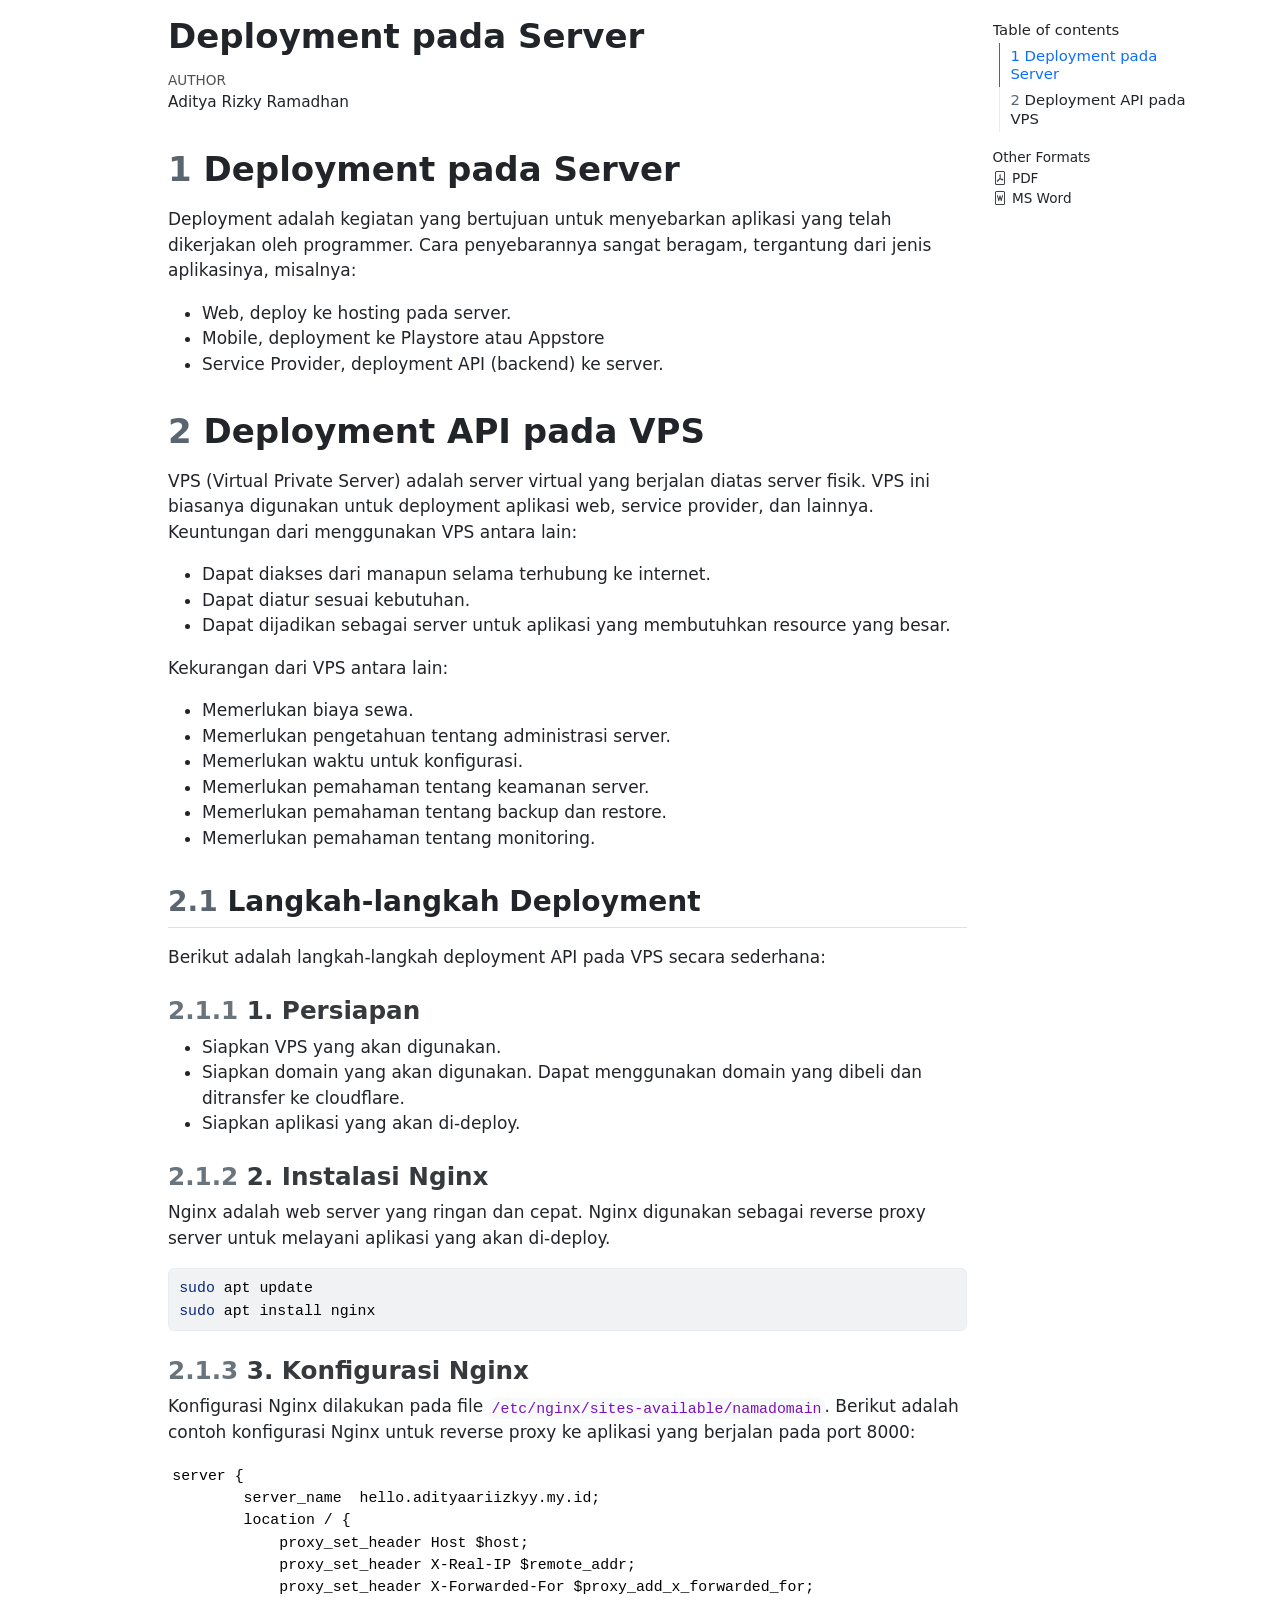
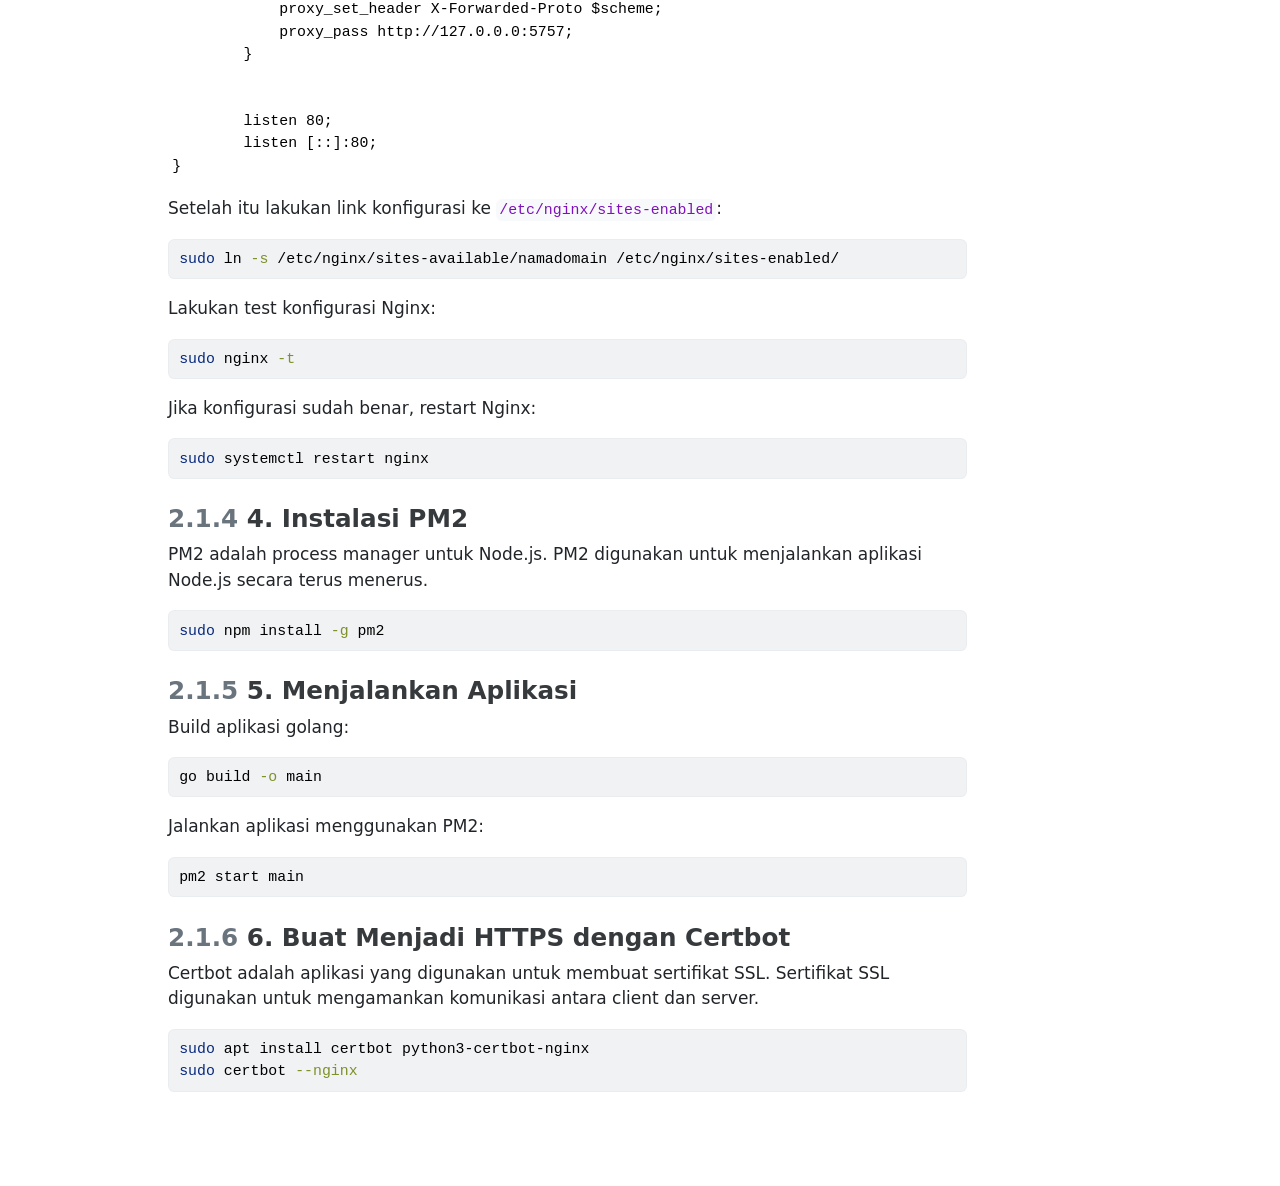
<file: deployment/deployment.html>
<!DOCTYPE html>
<html xmlns="http://www.w3.org/1999/xhtml" lang="en" xml:lang="en"><head>

<meta charset="utf-8">
<meta name="generator" content="quarto-1.4.553">

<meta name="viewport" content="width=device-width, initial-scale=1.0, user-scalable=yes">

<meta name="author" content="Aditya Rizky Ramadhan">

<title>Deployment pada Server</title>
<style>
code{white-space: pre-wrap;}
span.smallcaps{font-variant: small-caps;}
div.columns{display: flex; gap: min(4vw, 1.5em);}
div.column{flex: auto; overflow-x: auto;}
div.hanging-indent{margin-left: 1.5em; text-indent: -1.5em;}
ul.task-list{list-style: none;}
ul.task-list li input[type="checkbox"] {
  width: 0.8em;
  margin: 0 0.8em 0.2em -1em; /* quarto-specific, see https://github.com/quarto-dev/quarto-cli/issues/4556 */ 
  vertical-align: middle;
}
/* CSS for syntax highlighting */
pre > code.sourceCode { white-space: pre; position: relative; }
pre > code.sourceCode > span { line-height: 1.25; }
pre > code.sourceCode > span:empty { height: 1.2em; }
.sourceCode { overflow: visible; }
code.sourceCode > span { color: inherit; text-decoration: inherit; }
div.sourceCode { margin: 1em 0; }
pre.sourceCode { margin: 0; }
@media screen {
div.sourceCode { overflow: auto; }
}
@media print {
pre > code.sourceCode { white-space: pre-wrap; }
pre > code.sourceCode > span { text-indent: -5em; padding-left: 5em; }
}
pre.numberSource code
  { counter-reset: source-line 0; }
pre.numberSource code > span
  { position: relative; left: -4em; counter-increment: source-line; }
pre.numberSource code > span > a:first-child::before
  { content: counter(source-line);
    position: relative; left: -1em; text-align: right; vertical-align: baseline;
    border: none; display: inline-block;
    -webkit-touch-callout: none; -webkit-user-select: none;
    -khtml-user-select: none; -moz-user-select: none;
    -ms-user-select: none; user-select: none;
    padding: 0 4px; width: 4em;
  }
pre.numberSource { margin-left: 3em;  padding-left: 4px; }
div.sourceCode
  {   }
@media screen {
pre > code.sourceCode > span > a:first-child::before { text-decoration: underline; }
}
</style>


<script src="deployment_files/libs/clipboard/clipboard.min.js"></script>
<script src="deployment_files/libs/quarto-html/quarto.js"></script>
<script src="deployment_files/libs/quarto-html/popper.min.js"></script>
<script src="deployment_files/libs/quarto-html/tippy.umd.min.js"></script>
<script src="deployment_files/libs/quarto-html/anchor.min.js"></script>
<link href="deployment_files/libs/quarto-html/tippy.css" rel="stylesheet">
<link href="deployment_files/libs/quarto-html/quarto-syntax-highlighting.css" rel="stylesheet" id="quarto-text-highlighting-styles">
<script src="deployment_files/libs/bootstrap/bootstrap.min.js"></script>
<link href="deployment_files/libs/bootstrap/bootstrap-icons.css" rel="stylesheet">
<link href="deployment_files/libs/bootstrap/bootstrap.min.css" rel="stylesheet" id="quarto-bootstrap" data-mode="light">


</head>

<body>

<div id="quarto-content" class="page-columns page-rows-contents page-layout-article">
<div id="quarto-margin-sidebar" class="sidebar margin-sidebar">
  <nav id="TOC" role="doc-toc" class="toc-active">
    <h2 id="toc-title">Table of contents</h2>
   
  <ul>
  <li><a href="#deployment-pada-server" id="toc-deployment-pada-server" class="nav-link active" data-scroll-target="#deployment-pada-server"><span class="header-section-number">1</span> Deployment pada Server</a></li>
  <li><a href="#deployment-api-pada-vps" id="toc-deployment-api-pada-vps" class="nav-link" data-scroll-target="#deployment-api-pada-vps"><span class="header-section-number">2</span> Deployment API pada VPS</a>
  <ul class="collapse">
  <li><a href="#langkah-langkah-deployment" id="toc-langkah-langkah-deployment" class="nav-link" data-scroll-target="#langkah-langkah-deployment"><span class="header-section-number">2.1</span> Langkah-langkah Deployment</a>
  <ul class="collapse">
  <li><a href="#persiapan" id="toc-persiapan" class="nav-link" data-scroll-target="#persiapan"><span class="header-section-number">2.1.1</span> 1. Persiapan</a></li>
  <li><a href="#instalasi-nginx" id="toc-instalasi-nginx" class="nav-link" data-scroll-target="#instalasi-nginx"><span class="header-section-number">2.1.2</span> 2. Instalasi Nginx</a></li>
  <li><a href="#konfigurasi-nginx" id="toc-konfigurasi-nginx" class="nav-link" data-scroll-target="#konfigurasi-nginx"><span class="header-section-number">2.1.3</span> 3. Konfigurasi Nginx</a></li>
  <li><a href="#instalasi-pm2" id="toc-instalasi-pm2" class="nav-link" data-scroll-target="#instalasi-pm2"><span class="header-section-number">2.1.4</span> 4. Instalasi PM2</a></li>
  <li><a href="#menjalankan-aplikasi" id="toc-menjalankan-aplikasi" class="nav-link" data-scroll-target="#menjalankan-aplikasi"><span class="header-section-number">2.1.5</span> 5. Menjalankan Aplikasi</a></li>
  <li><a href="#buat-menjadi-https-dengan-certbot" id="toc-buat-menjadi-https-dengan-certbot" class="nav-link" data-scroll-target="#buat-menjadi-https-dengan-certbot"><span class="header-section-number">2.1.6</span> 6. Buat Menjadi HTTPS dengan Certbot</a></li>
  </ul></li>
  </ul></li>
  </ul>
<div class="quarto-alternate-formats"><h2>Other Formats</h2><ul><li><a href="deployment.pdf"><i class="bi bi-file-pdf"></i>PDF</a></li><li><a href="deployment.docx"><i class="bi bi-file-word"></i>MS Word</a></li></ul></div></nav>
</div>
<main class="content" id="quarto-document-content">

<header id="title-block-header" class="quarto-title-block default">
<div class="quarto-title">
<h1 class="title">Deployment pada Server</h1>
</div>



<div class="quarto-title-meta">

    <div>
    <div class="quarto-title-meta-heading">Author</div>
    <div class="quarto-title-meta-contents">
             <p>Aditya Rizky Ramadhan </p>
          </div>
  </div>
    
  
    
  </div>
  


</header>


<section id="deployment-pada-server" class="level1" data-number="1">
<h1 data-number="1"><span class="header-section-number">1</span> Deployment pada Server</h1>
<p>Deployment adalah kegiatan yang bertujuan untuk menyebarkan aplikasi yang telah dikerjakan oleh programmer. Cara penyebarannya sangat beragam, tergantung dari jenis aplikasinya, misalnya:</p>
<ul>
<li>Web, deploy ke hosting pada server.</li>
<li>Mobile, deployment ke Playstore atau Appstore</li>
<li>Service Provider, deployment API (backend) ke server.</li>
</ul>
</section>
<section id="deployment-api-pada-vps" class="level1" data-number="2">
<h1 data-number="2"><span class="header-section-number">2</span> Deployment API pada VPS</h1>
<p>VPS (Virtual Private Server) adalah server virtual yang berjalan diatas server fisik. VPS ini biasanya digunakan untuk deployment aplikasi web, service provider, dan lainnya. Keuntungan dari menggunakan VPS antara lain:</p>
<ul>
<li>Dapat diakses dari manapun selama terhubung ke internet.</li>
<li>Dapat diatur sesuai kebutuhan.</li>
<li>Dapat dijadikan sebagai server untuk aplikasi yang membutuhkan resource yang besar.</li>
</ul>
<p>Kekurangan dari VPS antara lain:</p>
<ul>
<li>Memerlukan biaya sewa.</li>
<li>Memerlukan pengetahuan tentang administrasi server.</li>
<li>Memerlukan waktu untuk konfigurasi.</li>
<li>Memerlukan pemahaman tentang keamanan server.</li>
<li>Memerlukan pemahaman tentang backup dan restore.</li>
<li>Memerlukan pemahaman tentang monitoring.</li>
</ul>
<section id="langkah-langkah-deployment" class="level2" data-number="2.1">
<h2 data-number="2.1" class="anchored" data-anchor-id="langkah-langkah-deployment"><span class="header-section-number">2.1</span> Langkah-langkah Deployment</h2>
<p>Berikut adalah langkah-langkah deployment API pada VPS secara sederhana:</p>
<section id="persiapan" class="level3" data-number="2.1.1">
<h3 data-number="2.1.1" class="anchored" data-anchor-id="persiapan"><span class="header-section-number">2.1.1</span> 1. Persiapan</h3>
<ul>
<li>Siapkan VPS yang akan digunakan.</li>
<li>Siapkan domain yang akan digunakan. Dapat menggunakan domain yang dibeli dan ditransfer ke cloudflare.</li>
<li>Siapkan aplikasi yang akan di-deploy.</li>
</ul>
</section>
<section id="instalasi-nginx" class="level3" data-number="2.1.2">
<h3 data-number="2.1.2" class="anchored" data-anchor-id="instalasi-nginx"><span class="header-section-number">2.1.2</span> 2. Instalasi Nginx</h3>
<p>Nginx adalah web server yang ringan dan cepat. Nginx digunakan sebagai reverse proxy server untuk melayani aplikasi yang akan di-deploy.</p>
<div class="sourceCode" id="cb1"><pre class="sourceCode bash code-with-copy"><code class="sourceCode bash"><span id="cb1-1"><a href="#cb1-1" aria-hidden="true" tabindex="-1"></a><span class="fu">sudo</span> apt update</span>
<span id="cb1-2"><a href="#cb1-2" aria-hidden="true" tabindex="-1"></a><span class="fu">sudo</span> apt install nginx</span></code><button title="Copy to Clipboard" class="code-copy-button"><i class="bi"></i></button></pre></div>
</section>
<section id="konfigurasi-nginx" class="level3" data-number="2.1.3">
<h3 data-number="2.1.3" class="anchored" data-anchor-id="konfigurasi-nginx"><span class="header-section-number">2.1.3</span> 3. Konfigurasi Nginx</h3>
<p>Konfigurasi Nginx dilakukan pada file <code>/etc/nginx/sites-available/namadomain</code>. Berikut adalah contoh konfigurasi Nginx untuk reverse proxy ke aplikasi yang berjalan pada port 8000:</p>
<pre class="nginx"><code>server {
        server_name  hello.adityaariizkyy.my.id;
        location / {
            proxy_set_header Host $host;
            proxy_set_header X-Real-IP $remote_addr;
            proxy_set_header X-Forwarded-For $proxy_add_x_forwarded_for;
            proxy_set_header X-Forwarded-Proto $scheme;
            proxy_pass http://127.0.0.0:5757;
        }


        listen 80;
        listen [::]:80;
}</code></pre>
<p>Setelah itu lakukan link konfigurasi ke <code>/etc/nginx/sites-enabled</code>:</p>
<div class="sourceCode" id="cb3"><pre class="sourceCode bash code-with-copy"><code class="sourceCode bash"><span id="cb3-1"><a href="#cb3-1" aria-hidden="true" tabindex="-1"></a><span class="fu">sudo</span> ln <span class="at">-s</span> /etc/nginx/sites-available/namadomain /etc/nginx/sites-enabled/</span></code><button title="Copy to Clipboard" class="code-copy-button"><i class="bi"></i></button></pre></div>
<p>Lakukan test konfigurasi Nginx:</p>
<div class="sourceCode" id="cb4"><pre class="sourceCode bash code-with-copy"><code class="sourceCode bash"><span id="cb4-1"><a href="#cb4-1" aria-hidden="true" tabindex="-1"></a><span class="fu">sudo</span> nginx <span class="at">-t</span></span></code><button title="Copy to Clipboard" class="code-copy-button"><i class="bi"></i></button></pre></div>
<p>Jika konfigurasi sudah benar, restart Nginx:</p>
<div class="sourceCode" id="cb5"><pre class="sourceCode bash code-with-copy"><code class="sourceCode bash"><span id="cb5-1"><a href="#cb5-1" aria-hidden="true" tabindex="-1"></a><span class="fu">sudo</span> systemctl restart nginx</span></code><button title="Copy to Clipboard" class="code-copy-button"><i class="bi"></i></button></pre></div>
</section>
<section id="instalasi-pm2" class="level3" data-number="2.1.4">
<h3 data-number="2.1.4" class="anchored" data-anchor-id="instalasi-pm2"><span class="header-section-number">2.1.4</span> 4. Instalasi PM2</h3>
<p>PM2 adalah process manager untuk Node.js. PM2 digunakan untuk menjalankan aplikasi Node.js secara terus menerus.</p>
<div class="sourceCode" id="cb6"><pre class="sourceCode bash code-with-copy"><code class="sourceCode bash"><span id="cb6-1"><a href="#cb6-1" aria-hidden="true" tabindex="-1"></a><span class="fu">sudo</span> npm install <span class="at">-g</span> pm2</span></code><button title="Copy to Clipboard" class="code-copy-button"><i class="bi"></i></button></pre></div>
</section>
<section id="menjalankan-aplikasi" class="level3" data-number="2.1.5">
<h3 data-number="2.1.5" class="anchored" data-anchor-id="menjalankan-aplikasi"><span class="header-section-number">2.1.5</span> 5. Menjalankan Aplikasi</h3>
<p>Build aplikasi golang:</p>
<div class="sourceCode" id="cb7"><pre class="sourceCode bash code-with-copy"><code class="sourceCode bash"><span id="cb7-1"><a href="#cb7-1" aria-hidden="true" tabindex="-1"></a><span class="ex">go</span> build <span class="at">-o</span> main</span></code><button title="Copy to Clipboard" class="code-copy-button"><i class="bi"></i></button></pre></div>
<p>Jalankan aplikasi menggunakan PM2:</p>
<div class="sourceCode" id="cb8"><pre class="sourceCode bash code-with-copy"><code class="sourceCode bash"><span id="cb8-1"><a href="#cb8-1" aria-hidden="true" tabindex="-1"></a><span class="ex">pm2</span> start main</span></code><button title="Copy to Clipboard" class="code-copy-button"><i class="bi"></i></button></pre></div>
</section>
<section id="buat-menjadi-https-dengan-certbot" class="level3" data-number="2.1.6">
<h3 data-number="2.1.6" class="anchored" data-anchor-id="buat-menjadi-https-dengan-certbot"><span class="header-section-number">2.1.6</span> 6. Buat Menjadi HTTPS dengan Certbot</h3>
<p>Certbot adalah aplikasi yang digunakan untuk membuat sertifikat SSL. Sertifikat SSL digunakan untuk mengamankan komunikasi antara client dan server.</p>
<div class="sourceCode" id="cb9"><pre class="sourceCode bash code-with-copy"><code class="sourceCode bash"><span id="cb9-1"><a href="#cb9-1" aria-hidden="true" tabindex="-1"></a><span class="fu">sudo</span> apt install certbot python3-certbot-nginx</span>
<span id="cb9-2"><a href="#cb9-2" aria-hidden="true" tabindex="-1"></a><span class="fu">sudo</span> certbot <span class="at">--nginx</span></span></code><button title="Copy to Clipboard" class="code-copy-button"><i class="bi"></i></button></pre></div>
</section>
</section>
</section>

</main>
<!-- /main column -->
<script id="quarto-html-after-body" type="application/javascript">
window.document.addEventListener("DOMContentLoaded", function (event) {
  const toggleBodyColorMode = (bsSheetEl) => {
    const mode = bsSheetEl.getAttribute("data-mode");
    const bodyEl = window.document.querySelector("body");
    if (mode === "dark") {
      bodyEl.classList.add("quarto-dark");
      bodyEl.classList.remove("quarto-light");
    } else {
      bodyEl.classList.add("quarto-light");
      bodyEl.classList.remove("quarto-dark");
    }
  }
  const toggleBodyColorPrimary = () => {
    const bsSheetEl = window.document.querySelector("link#quarto-bootstrap");
    if (bsSheetEl) {
      toggleBodyColorMode(bsSheetEl);
    }
  }
  toggleBodyColorPrimary();  
  const icon = "";
  const anchorJS = new window.AnchorJS();
  anchorJS.options = {
    placement: 'right',
    icon: icon
  };
  anchorJS.add('.anchored');
  const isCodeAnnotation = (el) => {
    for (const clz of el.classList) {
      if (clz.startsWith('code-annotation-')) {                     
        return true;
      }
    }
    return false;
  }
  const clipboard = new window.ClipboardJS('.code-copy-button', {
    text: function(trigger) {
      const codeEl = trigger.previousElementSibling.cloneNode(true);
      for (const childEl of codeEl.children) {
        if (isCodeAnnotation(childEl)) {
          childEl.remove();
        }
      }
      return codeEl.innerText;
    }
  });
  clipboard.on('success', function(e) {
    // button target
    const button = e.trigger;
    // don't keep focus
    button.blur();
    // flash "checked"
    button.classList.add('code-copy-button-checked');
    var currentTitle = button.getAttribute("title");
    button.setAttribute("title", "Copied!");
    let tooltip;
    if (window.bootstrap) {
      button.setAttribute("data-bs-toggle", "tooltip");
      button.setAttribute("data-bs-placement", "left");
      button.setAttribute("data-bs-title", "Copied!");
      tooltip = new bootstrap.Tooltip(button, 
        { trigger: "manual", 
          customClass: "code-copy-button-tooltip",
          offset: [0, -8]});
      tooltip.show();    
    }
    setTimeout(function() {
      if (tooltip) {
        tooltip.hide();
        button.removeAttribute("data-bs-title");
        button.removeAttribute("data-bs-toggle");
        button.removeAttribute("data-bs-placement");
      }
      button.setAttribute("title", currentTitle);
      button.classList.remove('code-copy-button-checked');
    }, 1000);
    // clear code selection
    e.clearSelection();
  });
    var localhostRegex = new RegExp(/^(?:http|https):\/\/localhost\:?[0-9]*\//);
    var mailtoRegex = new RegExp(/^mailto:/);
      var filterRegex = new RegExp('/' + window.location.host + '/');
    var isInternal = (href) => {
        return filterRegex.test(href) || localhostRegex.test(href) || mailtoRegex.test(href);
    }
    // Inspect non-navigation links and adorn them if external
 	var links = window.document.querySelectorAll('a[href]:not(.nav-link):not(.navbar-brand):not(.toc-action):not(.sidebar-link):not(.sidebar-item-toggle):not(.pagination-link):not(.no-external):not([aria-hidden]):not(.dropdown-item):not(.quarto-navigation-tool)');
    for (var i=0; i<links.length; i++) {
      const link = links[i];
      if (!isInternal(link.href)) {
        // undo the damage that might have been done by quarto-nav.js in the case of
        // links that we want to consider external
        if (link.dataset.originalHref !== undefined) {
          link.href = link.dataset.originalHref;
        }
      }
    }
  function tippyHover(el, contentFn, onTriggerFn, onUntriggerFn) {
    const config = {
      allowHTML: true,
      maxWidth: 500,
      delay: 100,
      arrow: false,
      appendTo: function(el) {
          return el.parentElement;
      },
      interactive: true,
      interactiveBorder: 10,
      theme: 'quarto',
      placement: 'bottom-start',
    };
    if (contentFn) {
      config.content = contentFn;
    }
    if (onTriggerFn) {
      config.onTrigger = onTriggerFn;
    }
    if (onUntriggerFn) {
      config.onUntrigger = onUntriggerFn;
    }
    window.tippy(el, config); 
  }
  const noterefs = window.document.querySelectorAll('a[role="doc-noteref"]');
  for (var i=0; i<noterefs.length; i++) {
    const ref = noterefs[i];
    tippyHover(ref, function() {
      // use id or data attribute instead here
      let href = ref.getAttribute('data-footnote-href') || ref.getAttribute('href');
      try { href = new URL(href).hash; } catch {}
      const id = href.replace(/^#\/?/, "");
      const note = window.document.getElementById(id);
      if (note) {
        return note.innerHTML;
      } else {
        return "";
      }
    });
  }
  const xrefs = window.document.querySelectorAll('a.quarto-xref');
  const processXRef = (id, note) => {
    // Strip column container classes
    const stripColumnClz = (el) => {
      el.classList.remove("page-full", "page-columns");
      if (el.children) {
        for (const child of el.children) {
          stripColumnClz(child);
        }
      }
    }
    stripColumnClz(note)
    if (id === null || id.startsWith('sec-')) {
      // Special case sections, only their first couple elements
      const container = document.createElement("div");
      if (note.children && note.children.length > 2) {
        container.appendChild(note.children[0].cloneNode(true));
        for (let i = 1; i < note.children.length; i++) {
          const child = note.children[i];
          if (child.tagName === "P" && child.innerText === "") {
            continue;
          } else {
            container.appendChild(child.cloneNode(true));
            break;
          }
        }
        if (window.Quarto?.typesetMath) {
          window.Quarto.typesetMath(container);
        }
        return container.innerHTML
      } else {
        if (window.Quarto?.typesetMath) {
          window.Quarto.typesetMath(note);
        }
        return note.innerHTML;
      }
    } else {
      // Remove any anchor links if they are present
      const anchorLink = note.querySelector('a.anchorjs-link');
      if (anchorLink) {
        anchorLink.remove();
      }
      if (window.Quarto?.typesetMath) {
        window.Quarto.typesetMath(note);
      }
      // TODO in 1.5, we should make sure this works without a callout special case
      if (note.classList.contains("callout")) {
        return note.outerHTML;
      } else {
        return note.innerHTML;
      }
    }
  }
  for (var i=0; i<xrefs.length; i++) {
    const xref = xrefs[i];
    tippyHover(xref, undefined, function(instance) {
      instance.disable();
      let url = xref.getAttribute('href');
      let hash = undefined; 
      if (url.startsWith('#')) {
        hash = url;
      } else {
        try { hash = new URL(url).hash; } catch {}
      }
      if (hash) {
        const id = hash.replace(/^#\/?/, "");
        const note = window.document.getElementById(id);
        if (note !== null) {
          try {
            const html = processXRef(id, note.cloneNode(true));
            instance.setContent(html);
          } finally {
            instance.enable();
            instance.show();
          }
        } else {
          // See if we can fetch this
          fetch(url.split('#')[0])
          .then(res => res.text())
          .then(html => {
            const parser = new DOMParser();
            const htmlDoc = parser.parseFromString(html, "text/html");
            const note = htmlDoc.getElementById(id);
            if (note !== null) {
              const html = processXRef(id, note);
              instance.setContent(html);
            } 
          }).finally(() => {
            instance.enable();
            instance.show();
          });
        }
      } else {
        // See if we can fetch a full url (with no hash to target)
        // This is a special case and we should probably do some content thinning / targeting
        fetch(url)
        .then(res => res.text())
        .then(html => {
          const parser = new DOMParser();
          const htmlDoc = parser.parseFromString(html, "text/html");
          const note = htmlDoc.querySelector('main.content');
          if (note !== null) {
            // This should only happen for chapter cross references
            // (since there is no id in the URL)
            // remove the first header
            if (note.children.length > 0 && note.children[0].tagName === "HEADER") {
              note.children[0].remove();
            }
            const html = processXRef(null, note);
            instance.setContent(html);
          } 
        }).finally(() => {
          instance.enable();
          instance.show();
        });
      }
    }, function(instance) {
    });
  }
      let selectedAnnoteEl;
      const selectorForAnnotation = ( cell, annotation) => {
        let cellAttr = 'data-code-cell="' + cell + '"';
        let lineAttr = 'data-code-annotation="' +  annotation + '"';
        const selector = 'span[' + cellAttr + '][' + lineAttr + ']';
        return selector;
      }
      const selectCodeLines = (annoteEl) => {
        const doc = window.document;
        const targetCell = annoteEl.getAttribute("data-target-cell");
        const targetAnnotation = annoteEl.getAttribute("data-target-annotation");
        const annoteSpan = window.document.querySelector(selectorForAnnotation(targetCell, targetAnnotation));
        const lines = annoteSpan.getAttribute("data-code-lines").split(",");
        const lineIds = lines.map((line) => {
          return targetCell + "-" + line;
        })
        let top = null;
        let height = null;
        let parent = null;
        if (lineIds.length > 0) {
            //compute the position of the single el (top and bottom and make a div)
            const el = window.document.getElementById(lineIds[0]);
            top = el.offsetTop;
            height = el.offsetHeight;
            parent = el.parentElement.parentElement;
          if (lineIds.length > 1) {
            const lastEl = window.document.getElementById(lineIds[lineIds.length - 1]);
            const bottom = lastEl.offsetTop + lastEl.offsetHeight;
            height = bottom - top;
          }
          if (top !== null && height !== null && parent !== null) {
            // cook up a div (if necessary) and position it 
            let div = window.document.getElementById("code-annotation-line-highlight");
            if (div === null) {
              div = window.document.createElement("div");
              div.setAttribute("id", "code-annotation-line-highlight");
              div.style.position = 'absolute';
              parent.appendChild(div);
            }
            div.style.top = top - 2 + "px";
            div.style.height = height + 4 + "px";
            div.style.left = 0;
            let gutterDiv = window.document.getElementById("code-annotation-line-highlight-gutter");
            if (gutterDiv === null) {
              gutterDiv = window.document.createElement("div");
              gutterDiv.setAttribute("id", "code-annotation-line-highlight-gutter");
              gutterDiv.style.position = 'absolute';
              const codeCell = window.document.getElementById(targetCell);
              const gutter = codeCell.querySelector('.code-annotation-gutter');
              gutter.appendChild(gutterDiv);
            }
            gutterDiv.style.top = top - 2 + "px";
            gutterDiv.style.height = height + 4 + "px";
          }
          selectedAnnoteEl = annoteEl;
        }
      };
      const unselectCodeLines = () => {
        const elementsIds = ["code-annotation-line-highlight", "code-annotation-line-highlight-gutter"];
        elementsIds.forEach((elId) => {
          const div = window.document.getElementById(elId);
          if (div) {
            div.remove();
          }
        });
        selectedAnnoteEl = undefined;
      };
        // Handle positioning of the toggle
    window.addEventListener(
      "resize",
      throttle(() => {
        elRect = undefined;
        if (selectedAnnoteEl) {
          selectCodeLines(selectedAnnoteEl);
        }
      }, 10)
    );
    function throttle(fn, ms) {
    let throttle = false;
    let timer;
      return (...args) => {
        if(!throttle) { // first call gets through
            fn.apply(this, args);
            throttle = true;
        } else { // all the others get throttled
            if(timer) clearTimeout(timer); // cancel #2
            timer = setTimeout(() => {
              fn.apply(this, args);
              timer = throttle = false;
            }, ms);
        }
      };
    }
      // Attach click handler to the DT
      const annoteDls = window.document.querySelectorAll('dt[data-target-cell]');
      for (const annoteDlNode of annoteDls) {
        annoteDlNode.addEventListener('click', (event) => {
          const clickedEl = event.target;
          if (clickedEl !== selectedAnnoteEl) {
            unselectCodeLines();
            const activeEl = window.document.querySelector('dt[data-target-cell].code-annotation-active');
            if (activeEl) {
              activeEl.classList.remove('code-annotation-active');
            }
            selectCodeLines(clickedEl);
            clickedEl.classList.add('code-annotation-active');
          } else {
            // Unselect the line
            unselectCodeLines();
            clickedEl.classList.remove('code-annotation-active');
          }
        });
      }
  const findCites = (el) => {
    const parentEl = el.parentElement;
    if (parentEl) {
      const cites = parentEl.dataset.cites;
      if (cites) {
        return {
          el,
          cites: cites.split(' ')
        };
      } else {
        return findCites(el.parentElement)
      }
    } else {
      return undefined;
    }
  };
  var bibliorefs = window.document.querySelectorAll('a[role="doc-biblioref"]');
  for (var i=0; i<bibliorefs.length; i++) {
    const ref = bibliorefs[i];
    const citeInfo = findCites(ref);
    if (citeInfo) {
      tippyHover(citeInfo.el, function() {
        var popup = window.document.createElement('div');
        citeInfo.cites.forEach(function(cite) {
          var citeDiv = window.document.createElement('div');
          citeDiv.classList.add('hanging-indent');
          citeDiv.classList.add('csl-entry');
          var biblioDiv = window.document.getElementById('ref-' + cite);
          if (biblioDiv) {
            citeDiv.innerHTML = biblioDiv.innerHTML;
          }
          popup.appendChild(citeDiv);
        });
        return popup.innerHTML;
      });
    }
  }
});
</script>
</div> <!-- /content -->




</body></html>
</file>
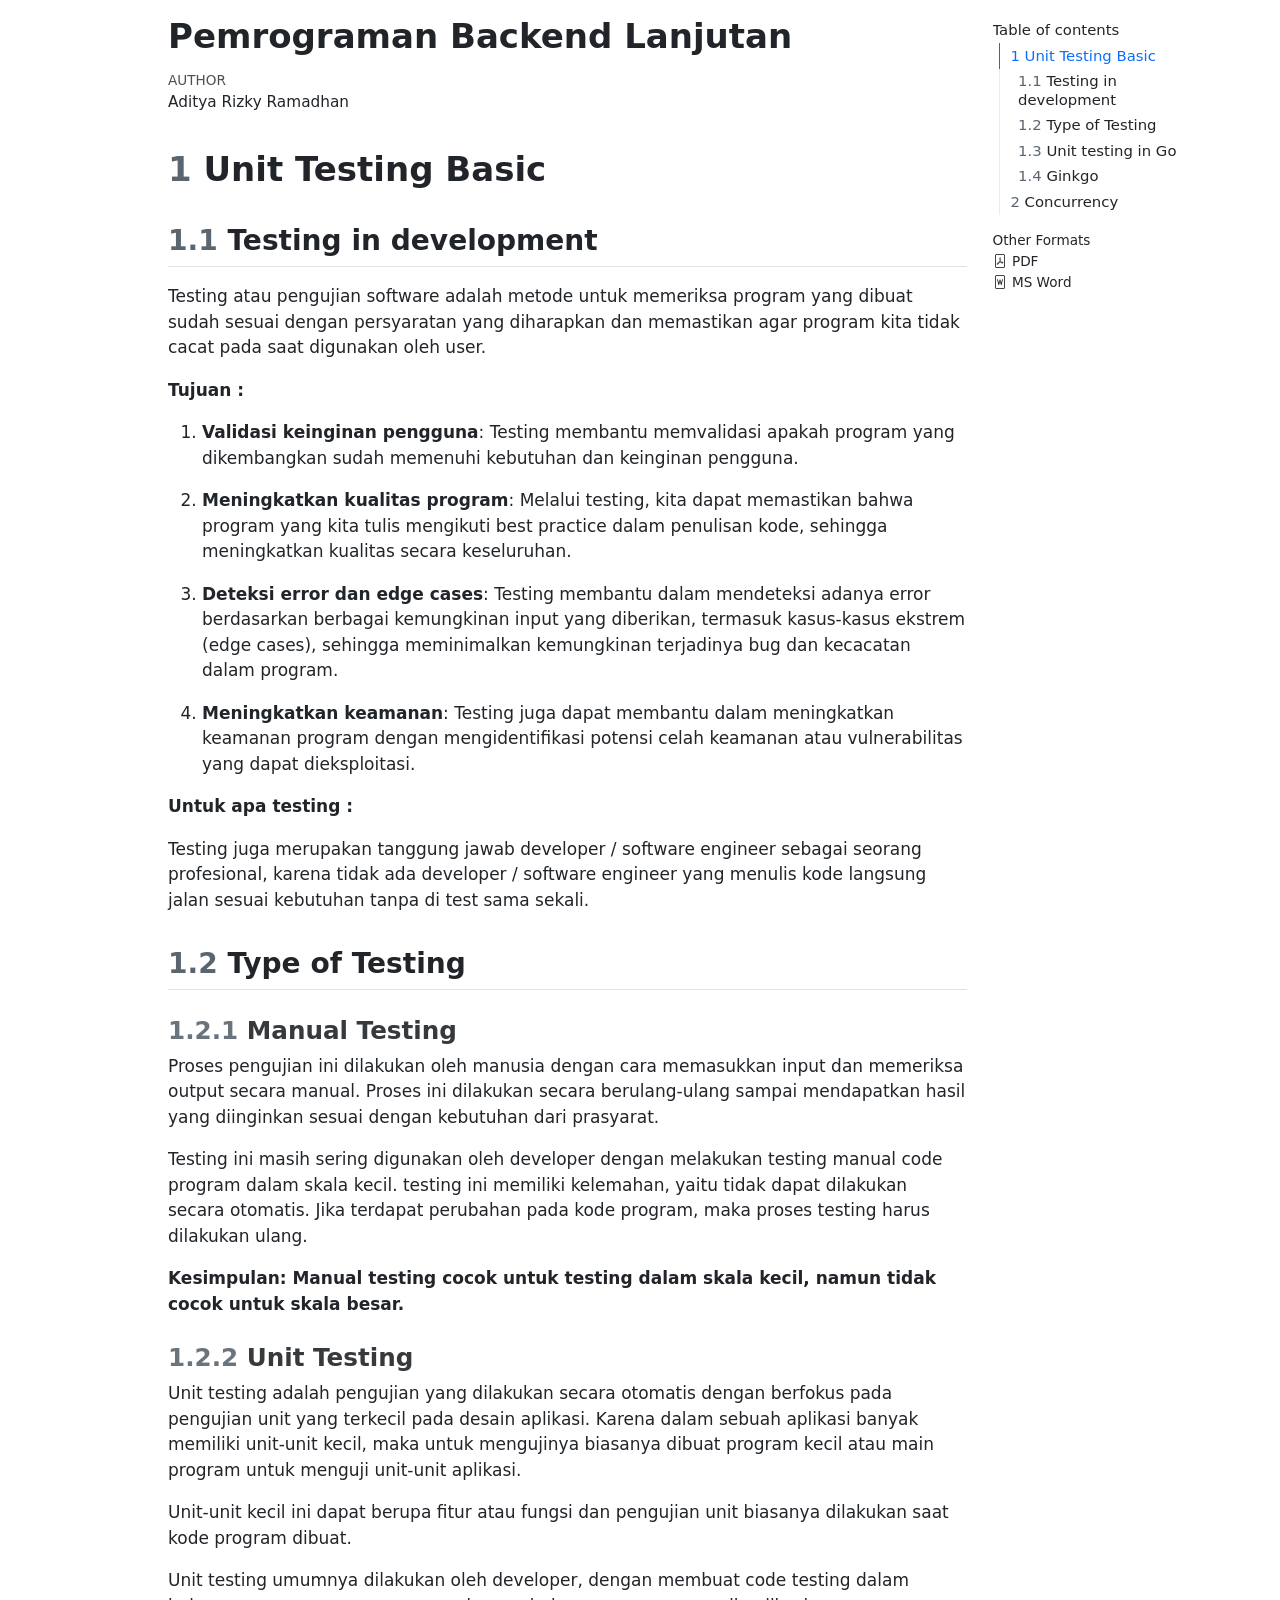
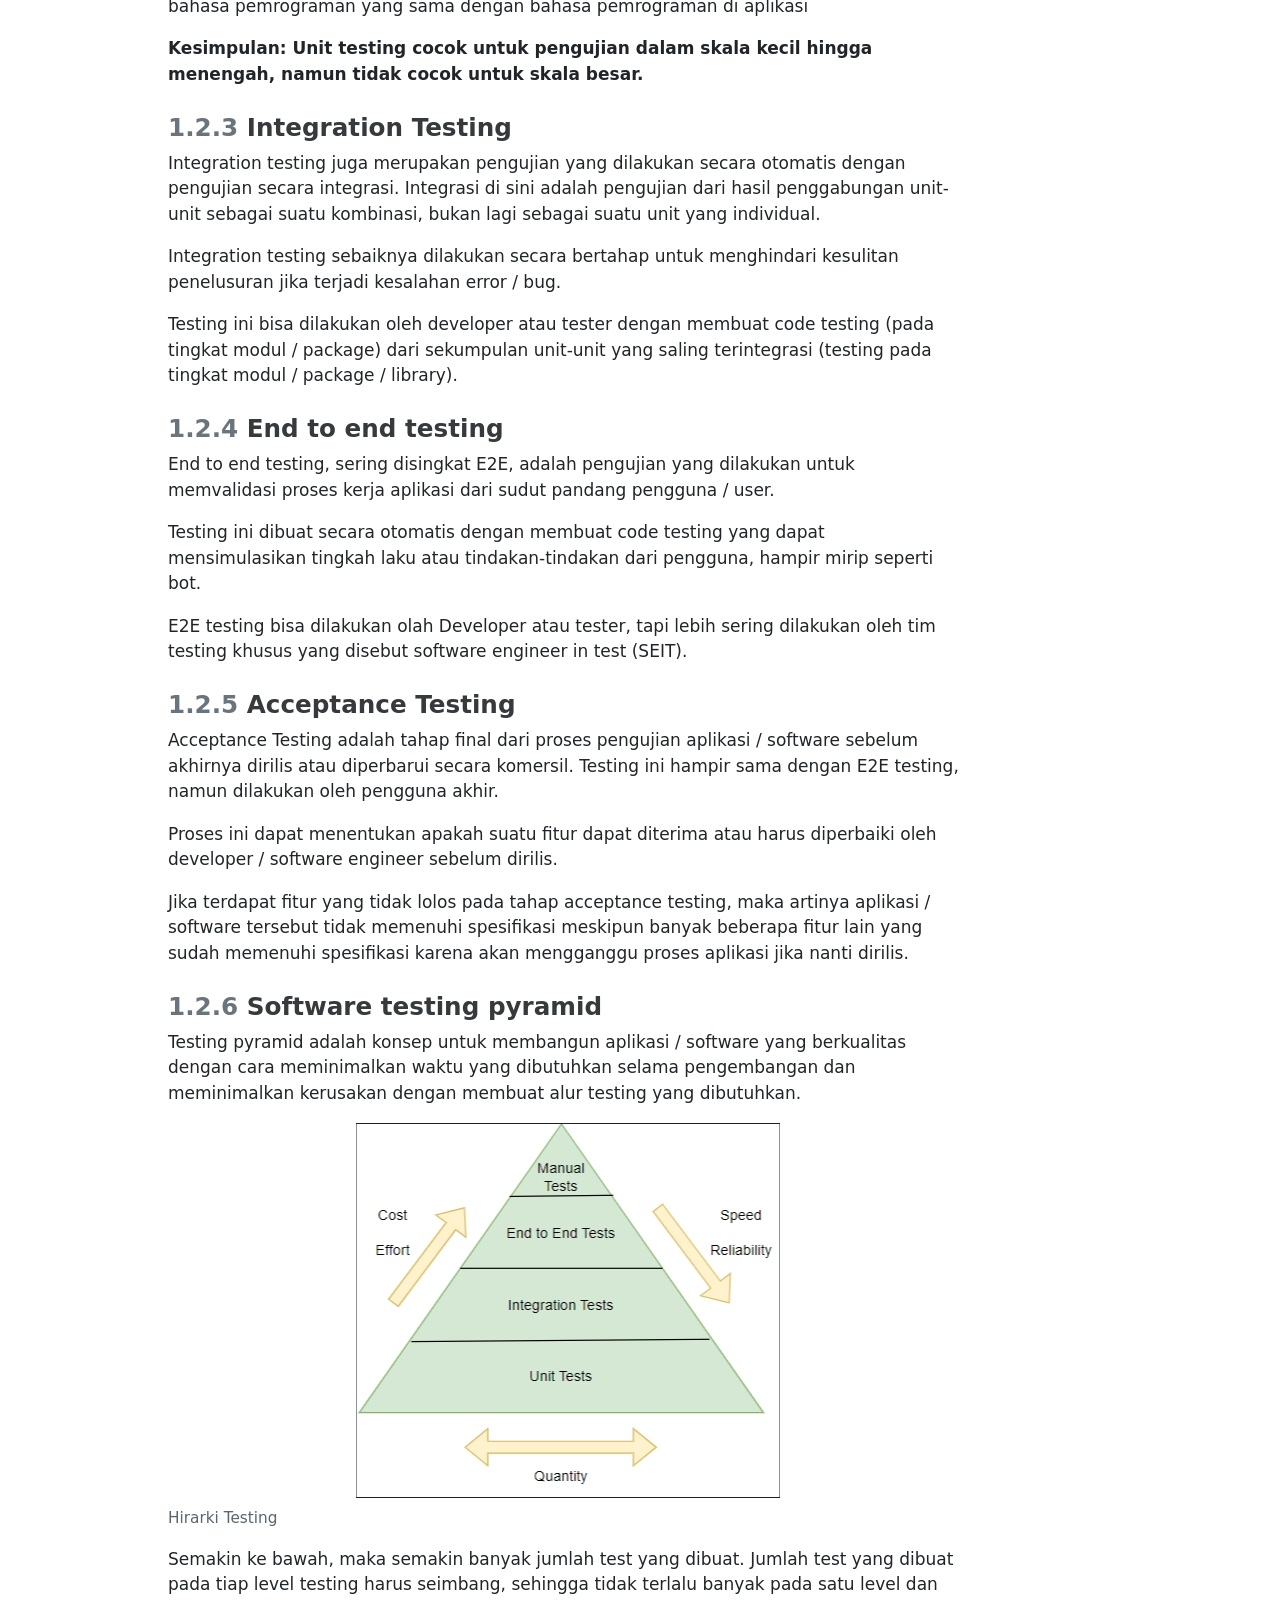
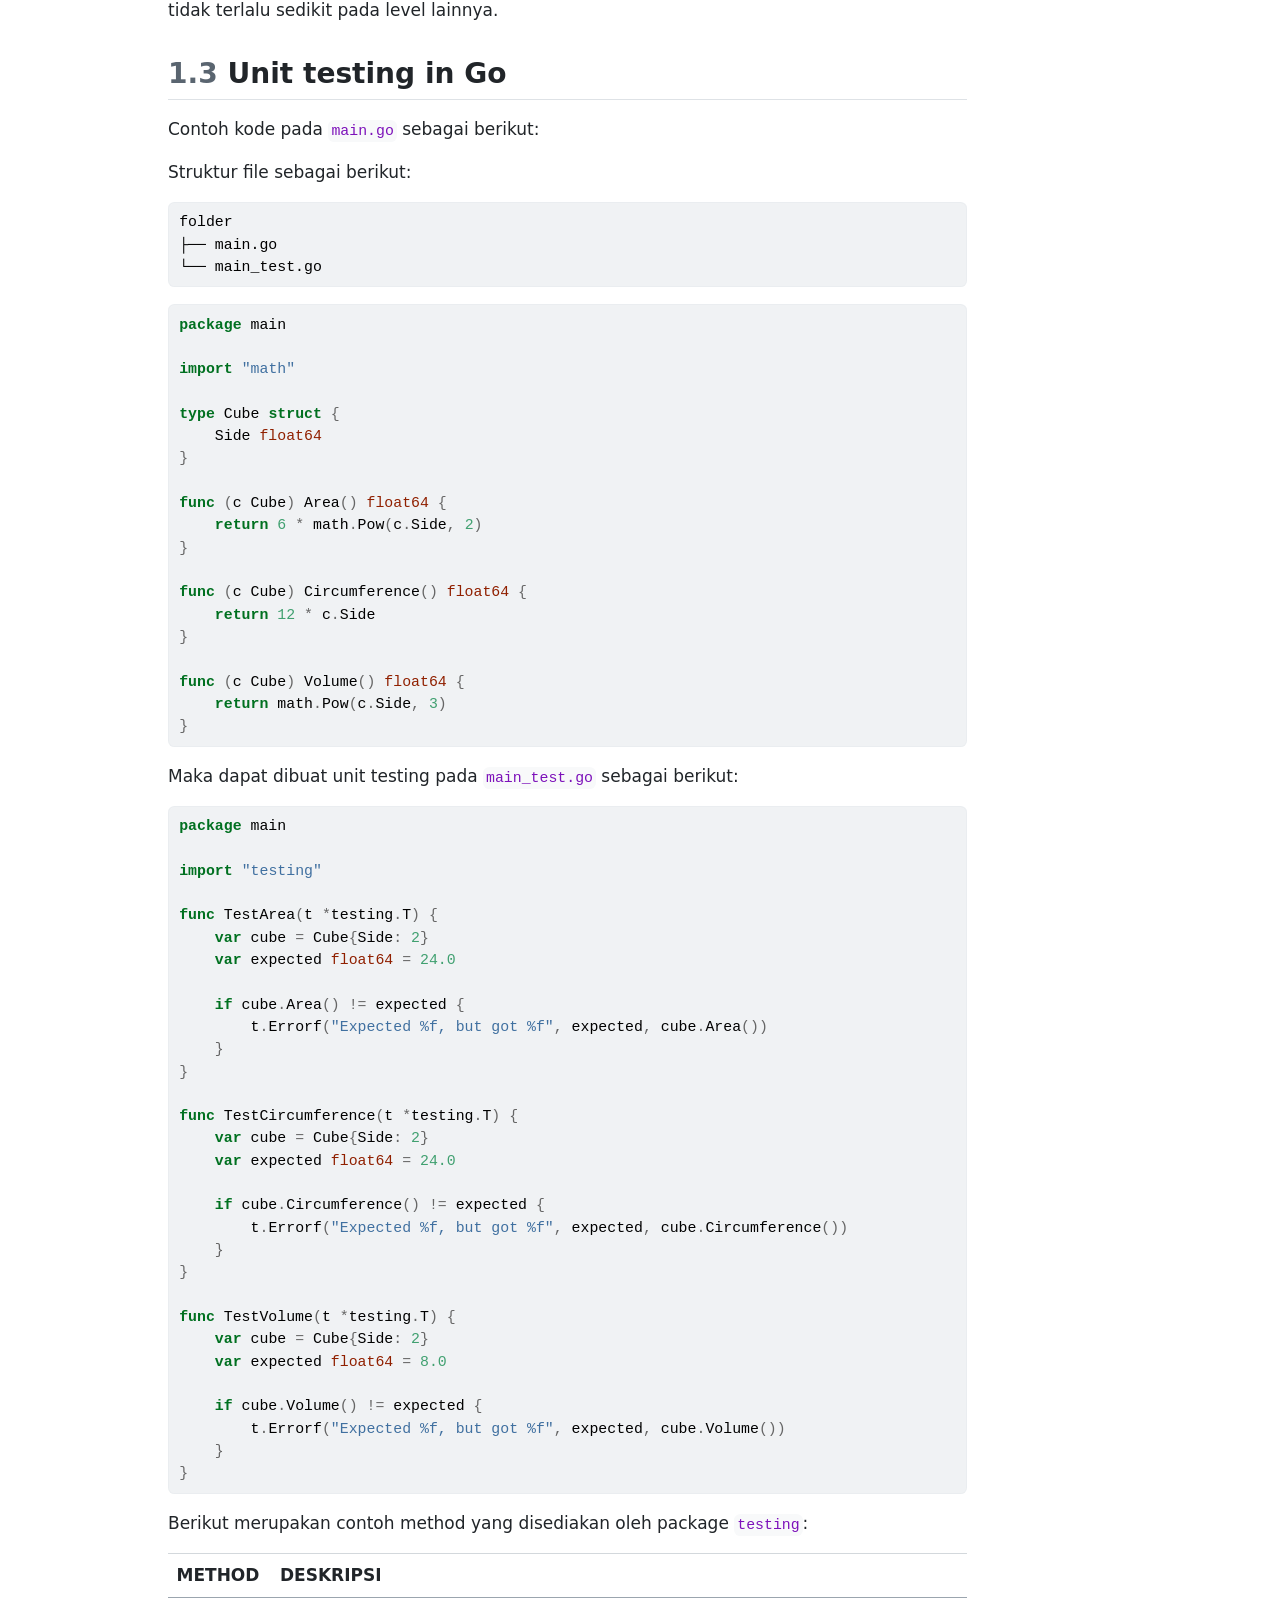
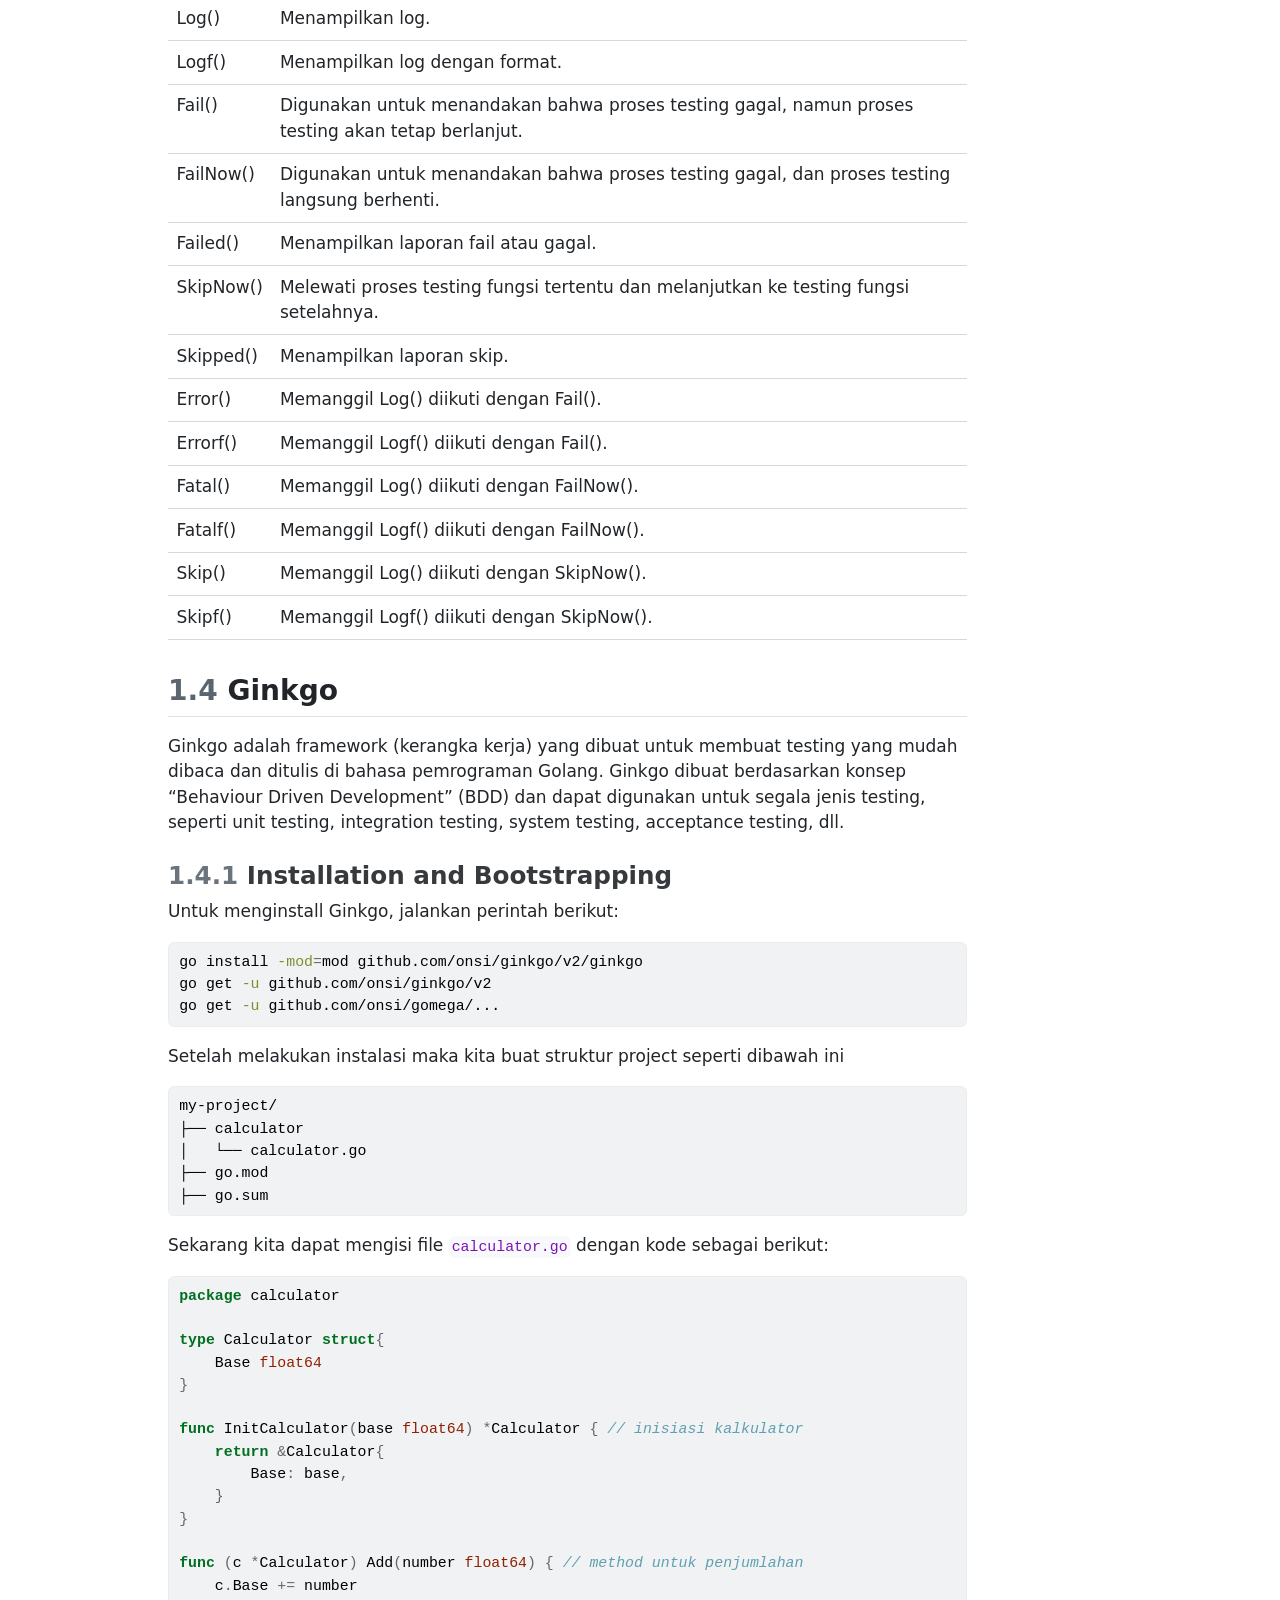
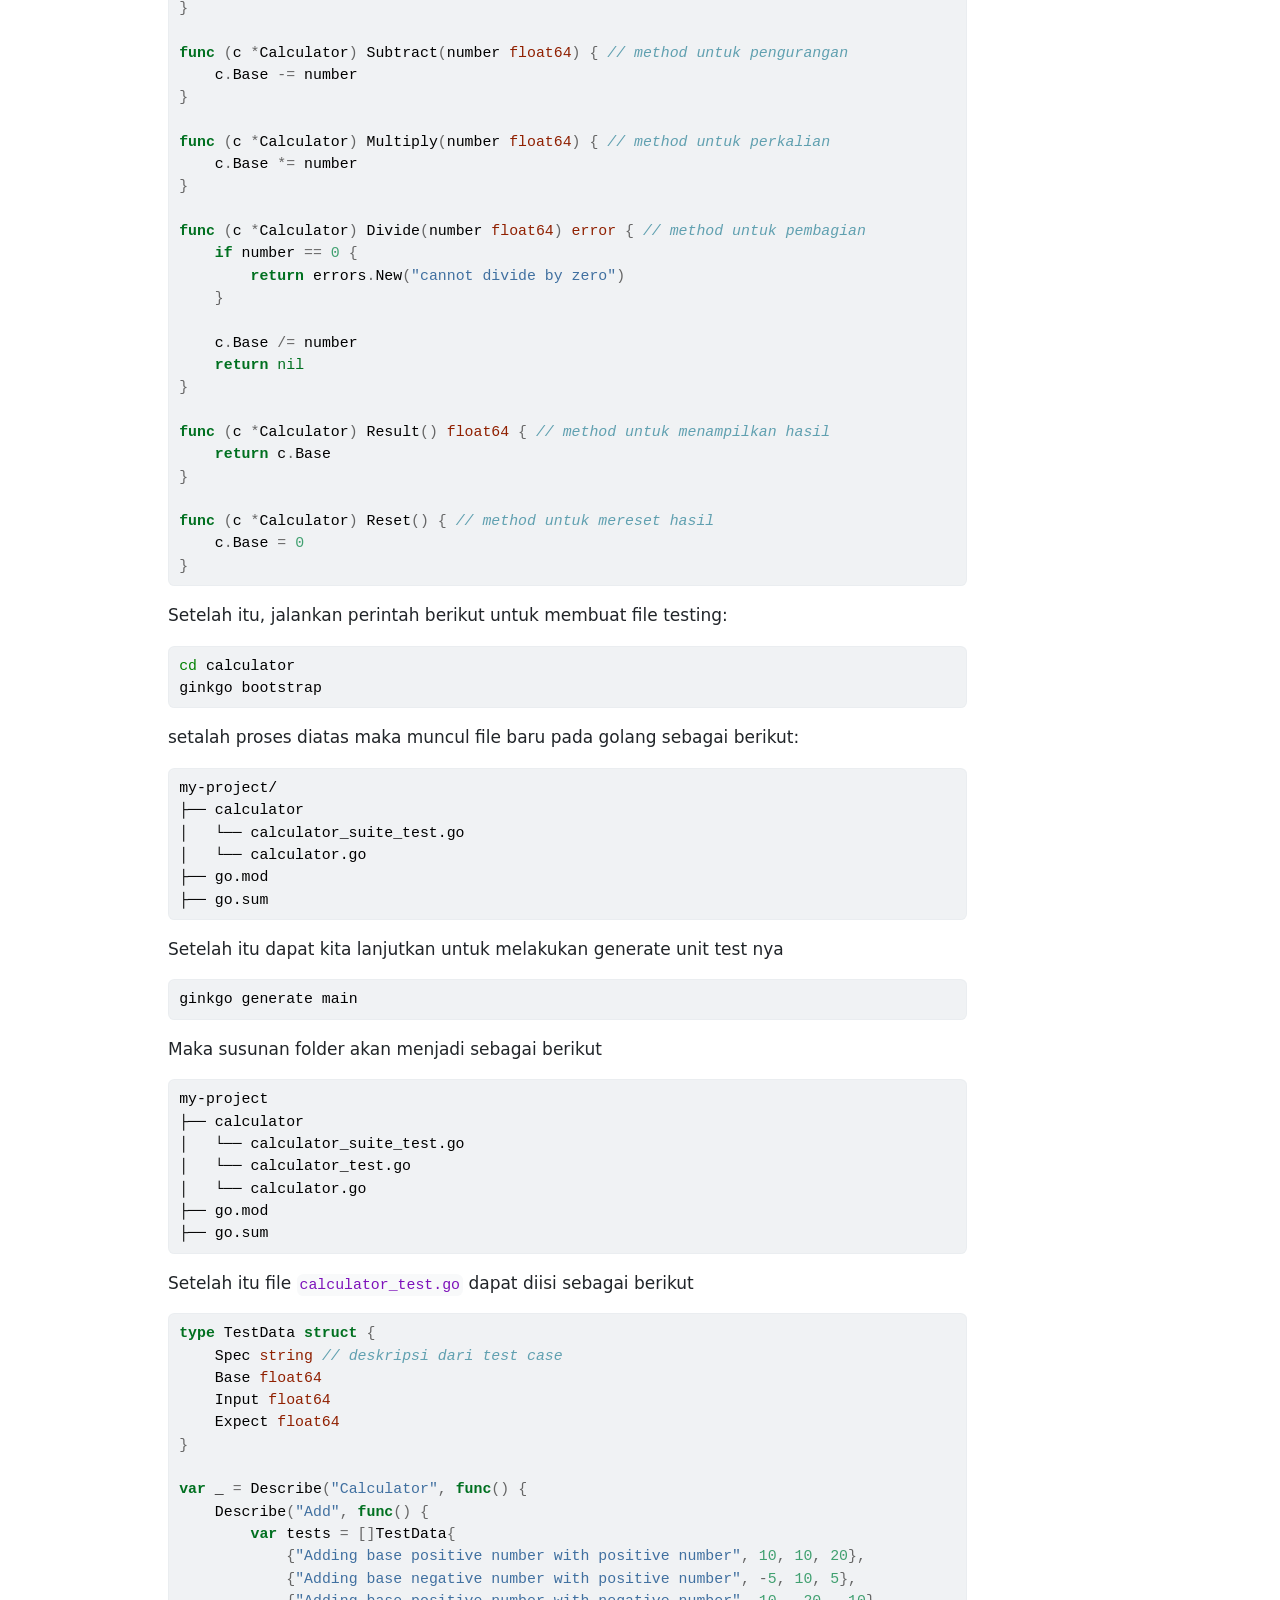
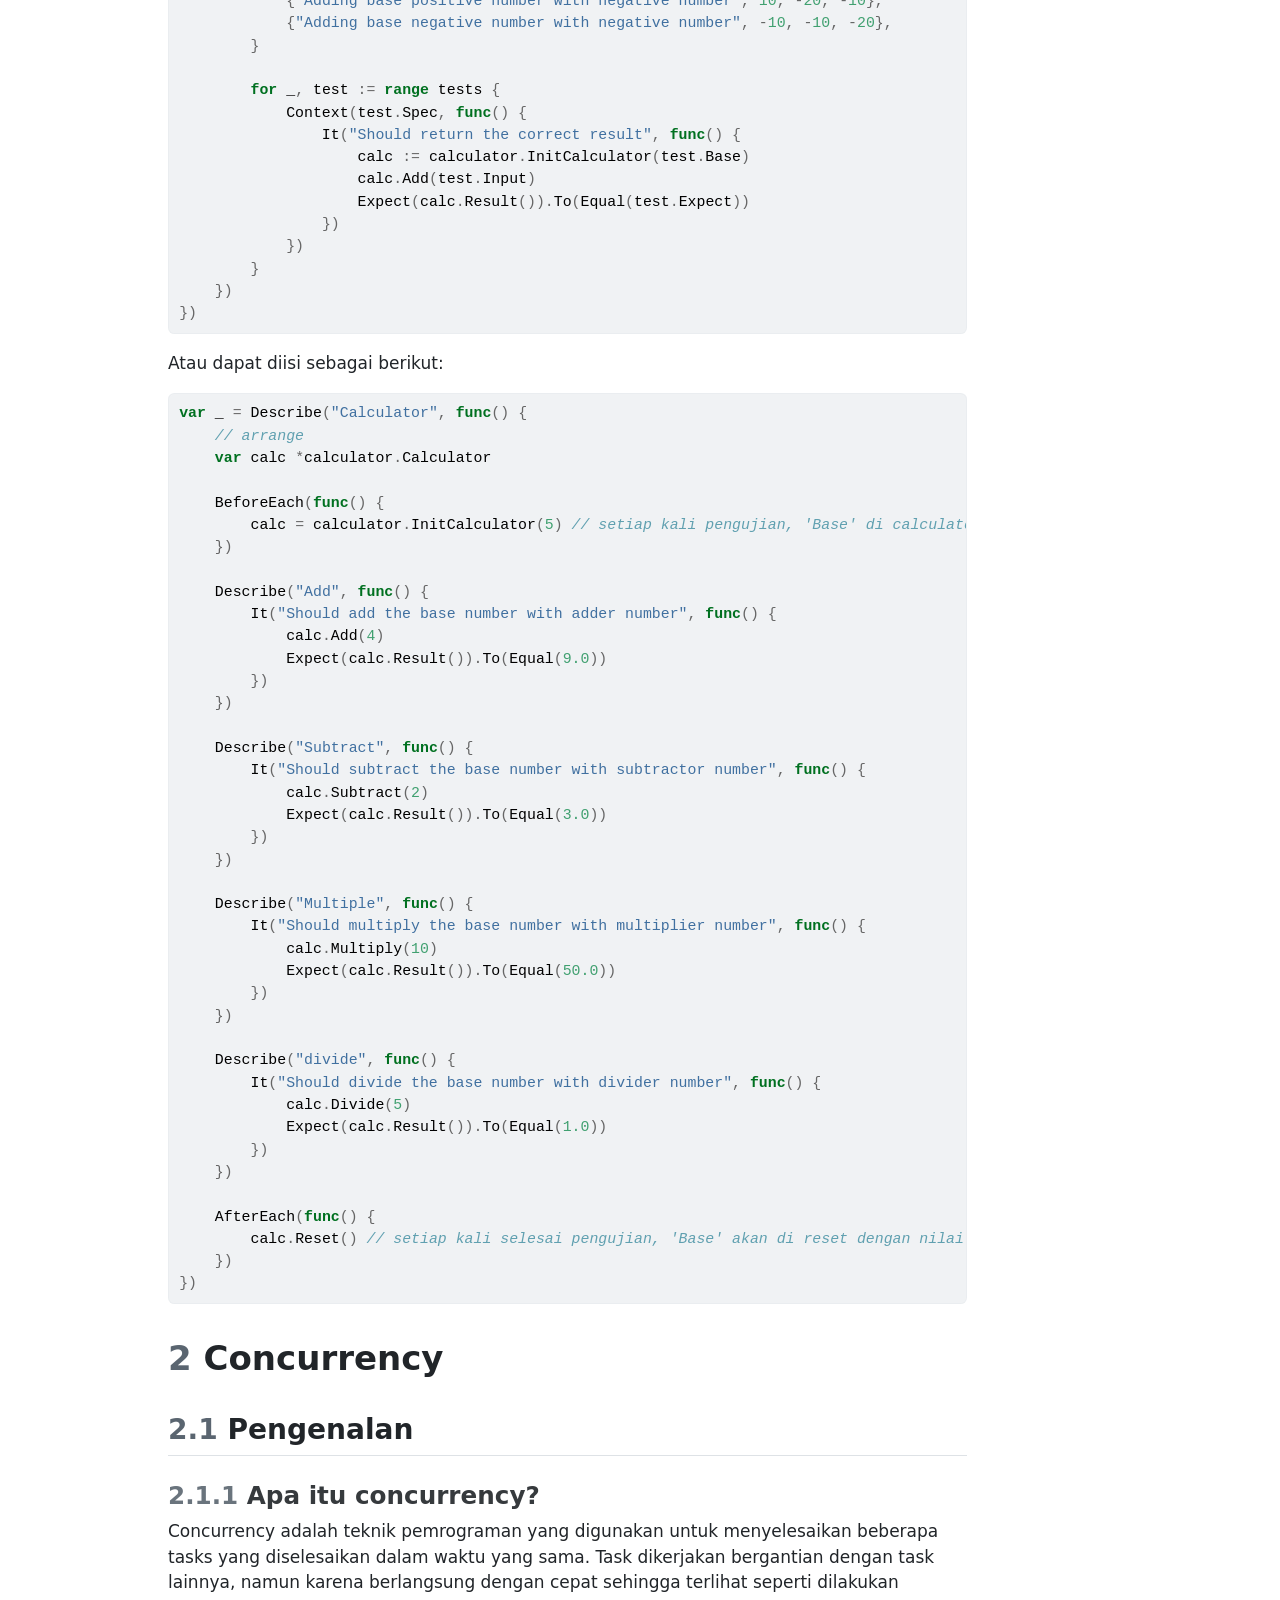
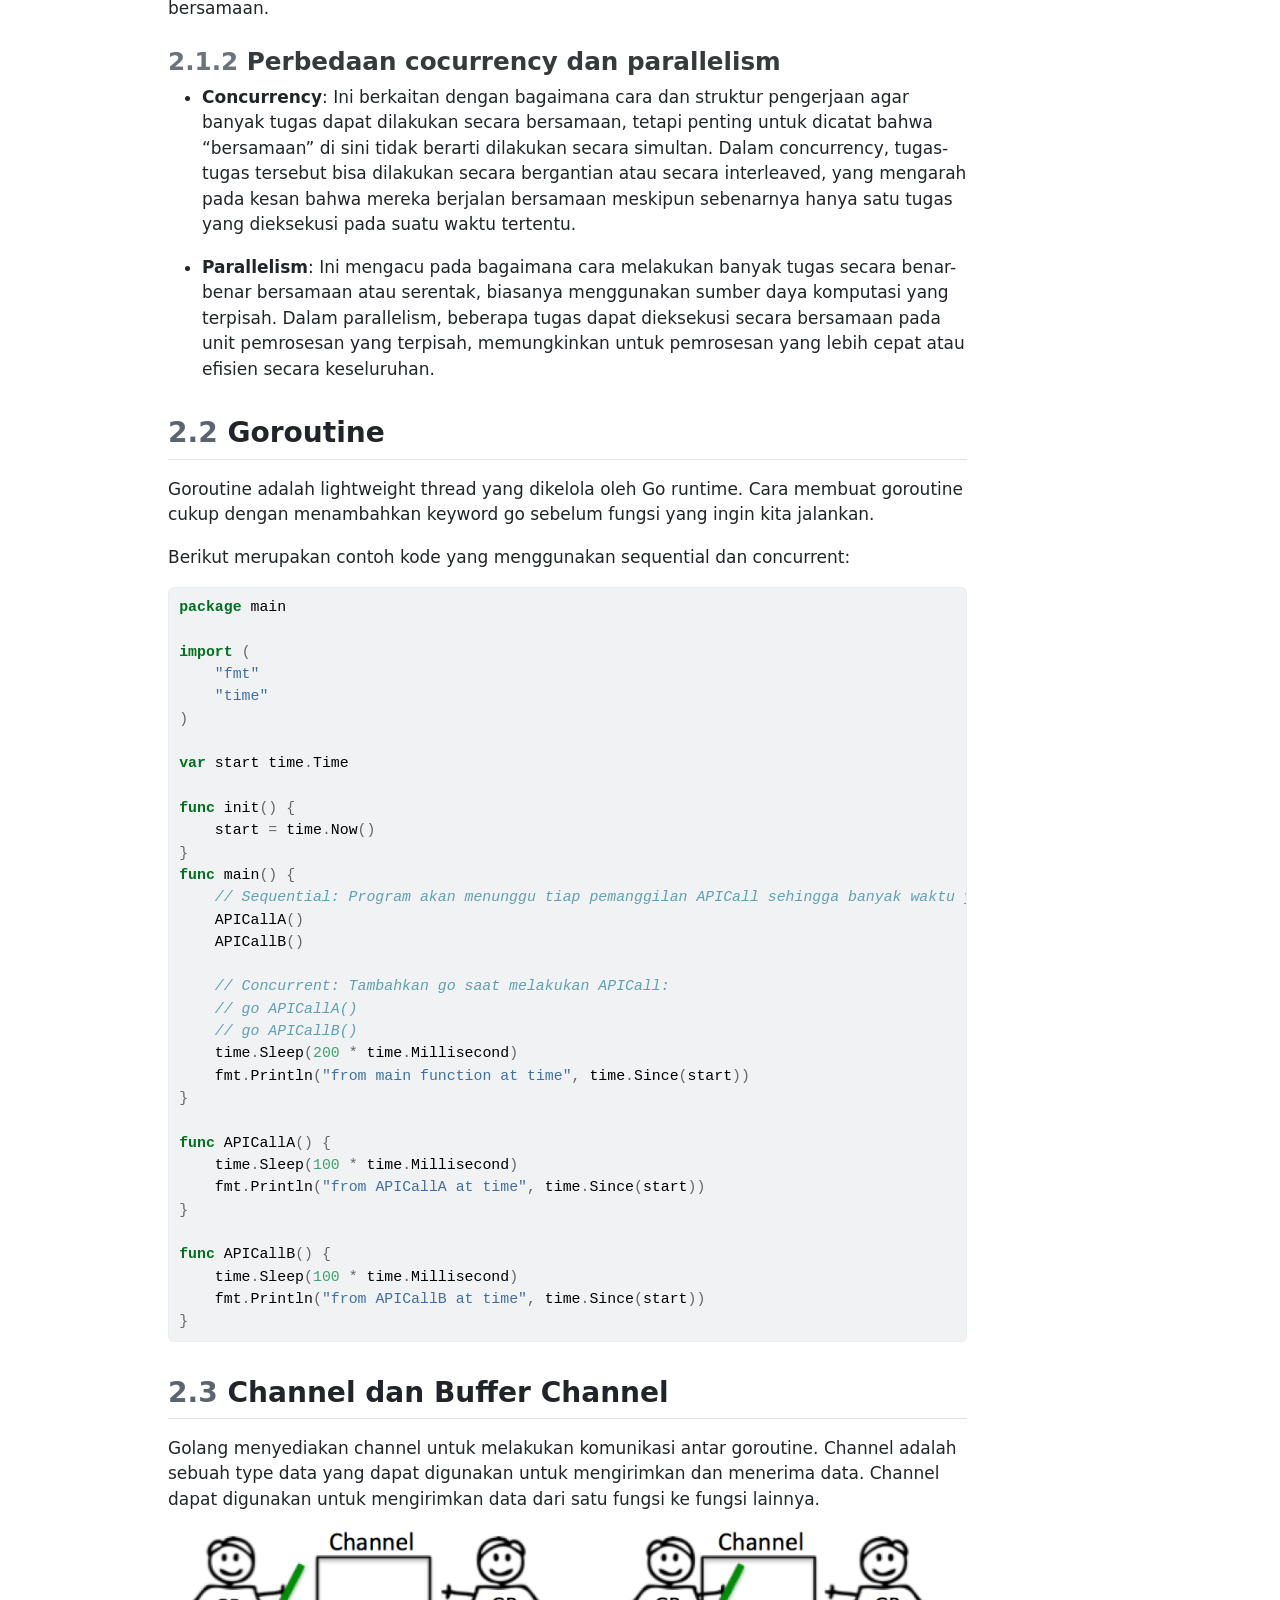
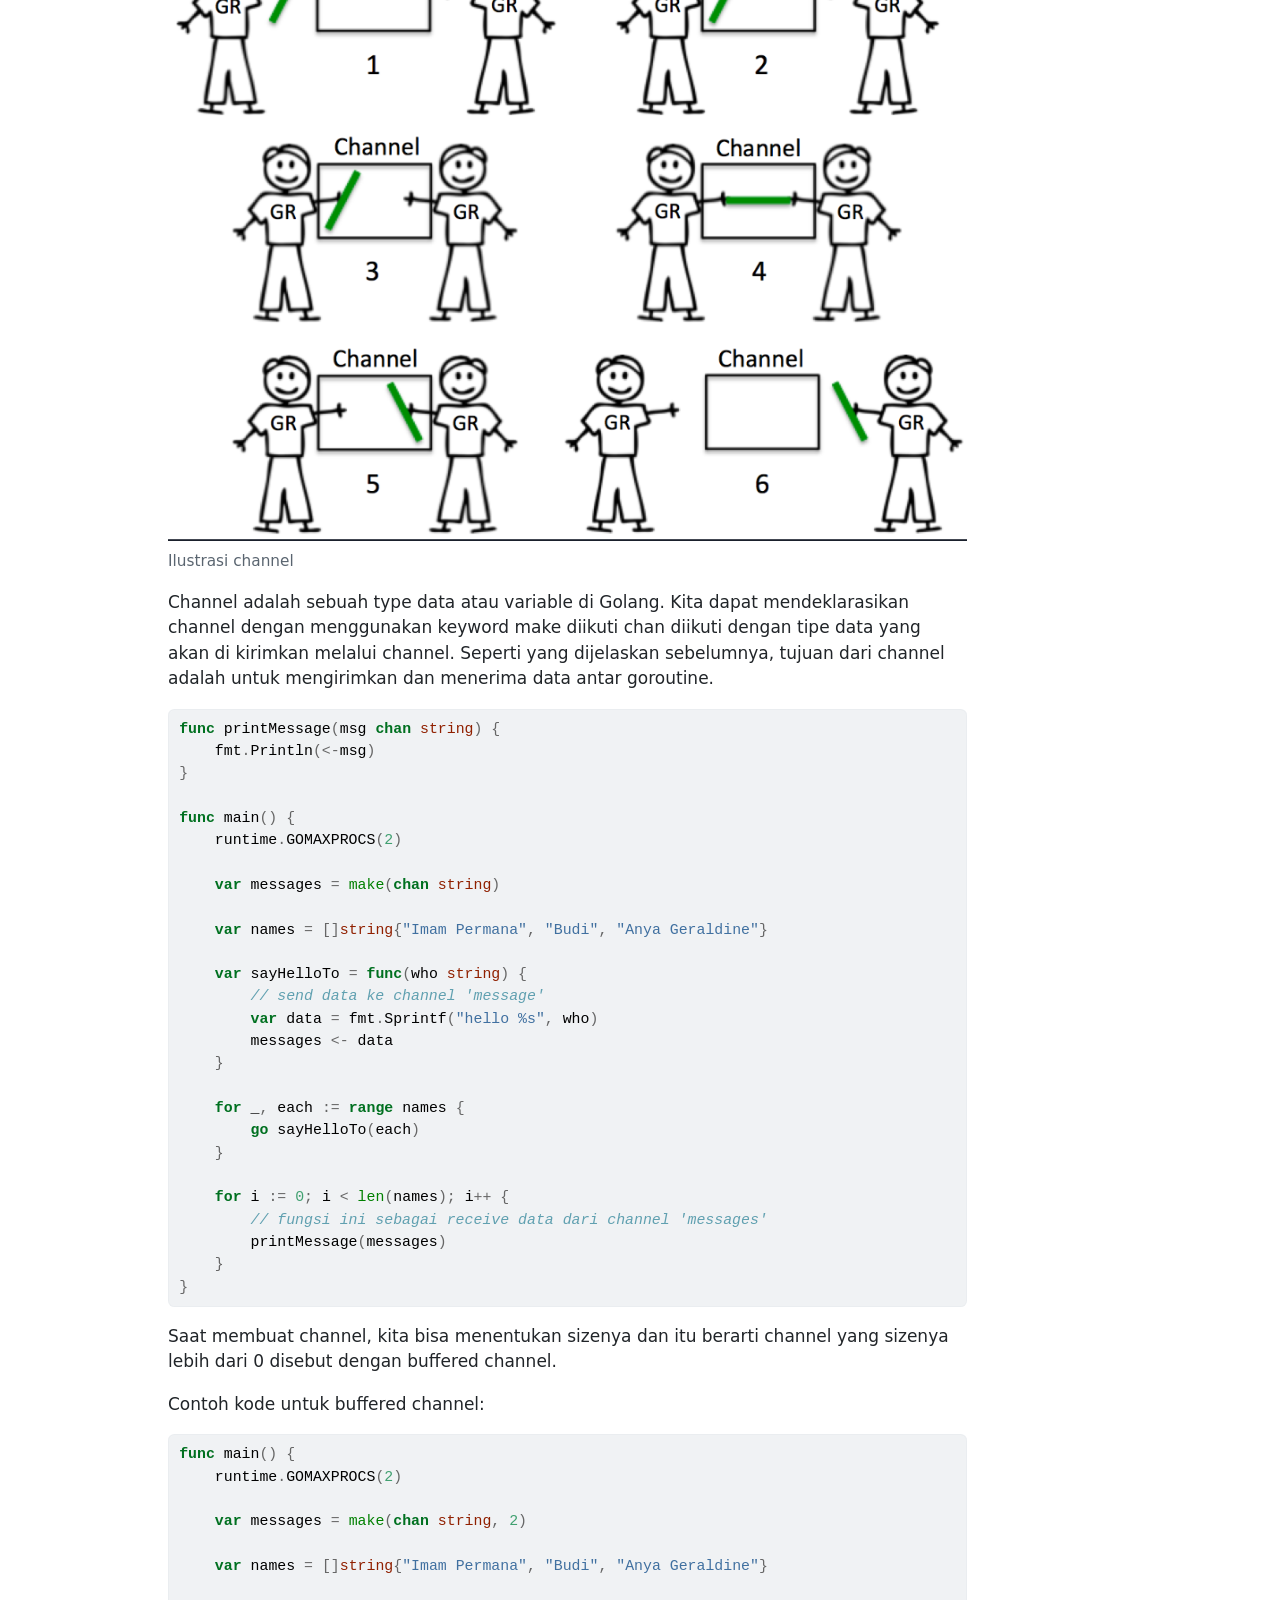
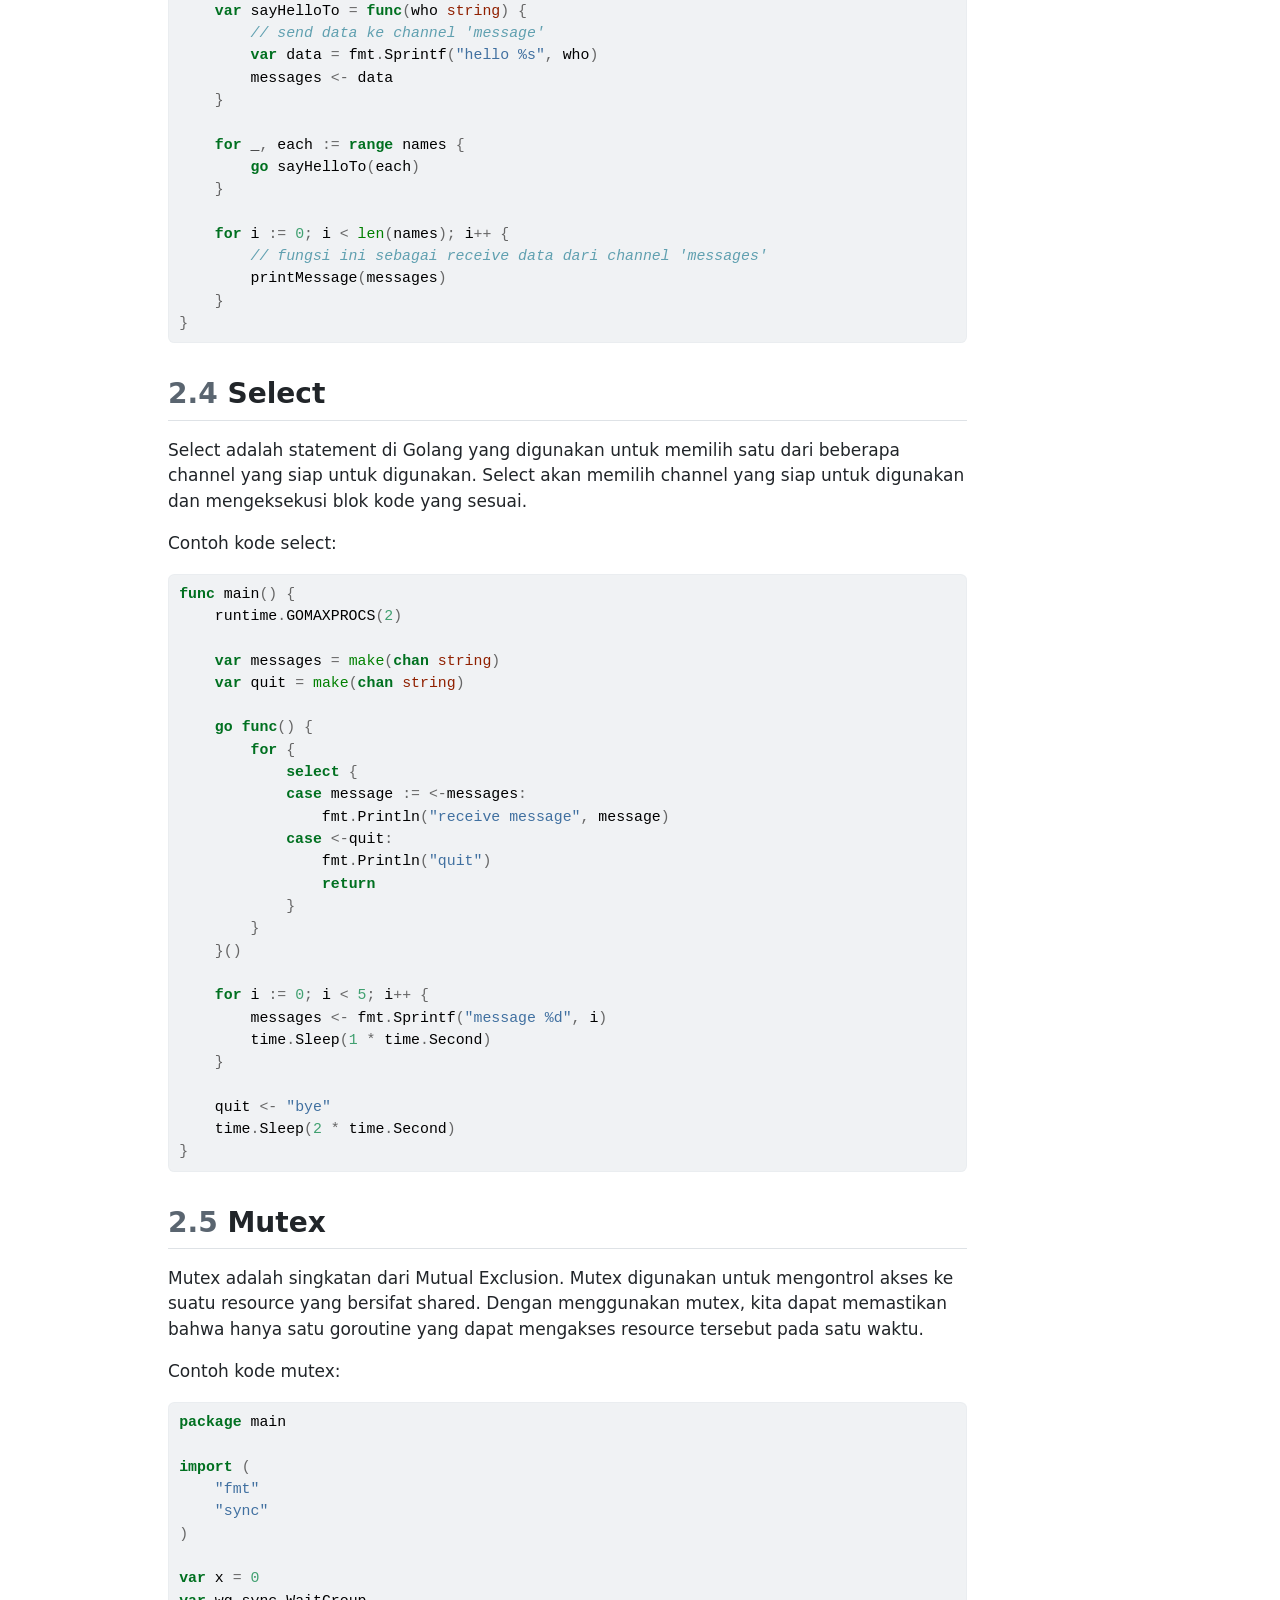
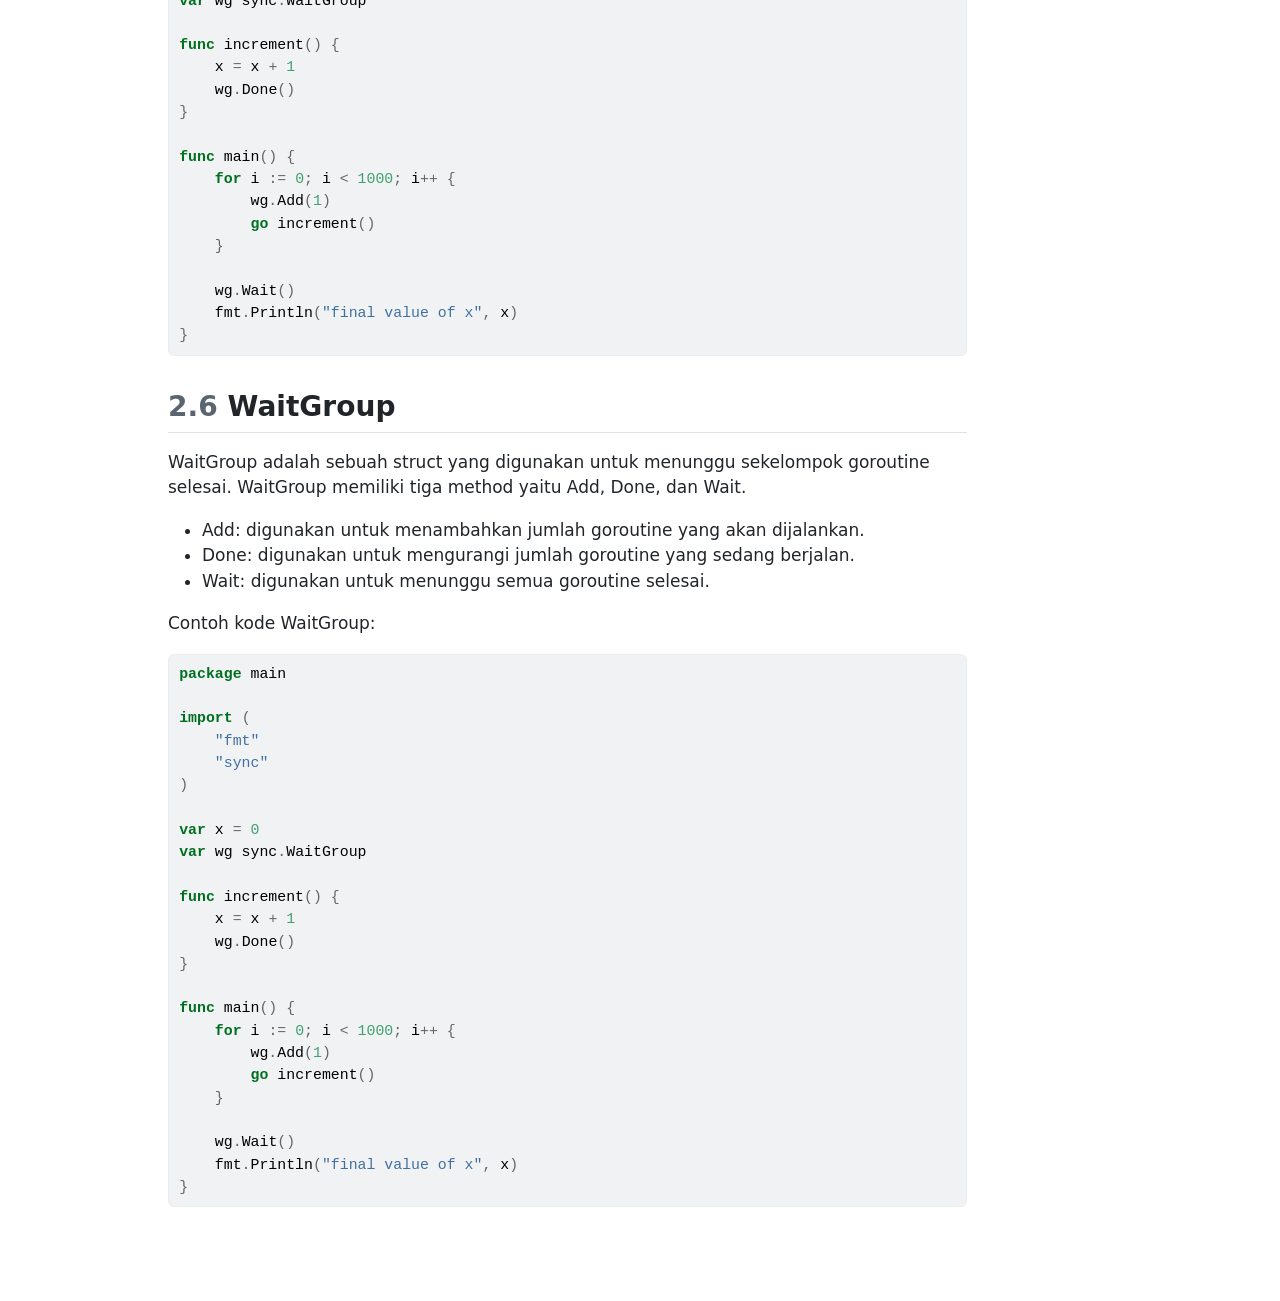
<file: go-lanjutan/pemrograman_be_lanjutan.html>
<!DOCTYPE html>
<html xmlns="http://www.w3.org/1999/xhtml" lang="en" xml:lang="en"><head>

<meta charset="utf-8">
<meta name="generator" content="quarto-1.4.553">

<meta name="viewport" content="width=device-width, initial-scale=1.0, user-scalable=yes">

<meta name="author" content="Aditya Rizky Ramadhan">

<title>Pemrograman Backend Lanjutan</title>
<style>
code{white-space: pre-wrap;}
span.smallcaps{font-variant: small-caps;}
div.columns{display: flex; gap: min(4vw, 1.5em);}
div.column{flex: auto; overflow-x: auto;}
div.hanging-indent{margin-left: 1.5em; text-indent: -1.5em;}
ul.task-list{list-style: none;}
ul.task-list li input[type="checkbox"] {
  width: 0.8em;
  margin: 0 0.8em 0.2em -1em; /* quarto-specific, see https://github.com/quarto-dev/quarto-cli/issues/4556 */ 
  vertical-align: middle;
}
/* CSS for syntax highlighting */
pre > code.sourceCode { white-space: pre; position: relative; }
pre > code.sourceCode > span { line-height: 1.25; }
pre > code.sourceCode > span:empty { height: 1.2em; }
.sourceCode { overflow: visible; }
code.sourceCode > span { color: inherit; text-decoration: inherit; }
div.sourceCode { margin: 1em 0; }
pre.sourceCode { margin: 0; }
@media screen {
div.sourceCode { overflow: auto; }
}
@media print {
pre > code.sourceCode { white-space: pre-wrap; }
pre > code.sourceCode > span { text-indent: -5em; padding-left: 5em; }
}
pre.numberSource code
  { counter-reset: source-line 0; }
pre.numberSource code > span
  { position: relative; left: -4em; counter-increment: source-line; }
pre.numberSource code > span > a:first-child::before
  { content: counter(source-line);
    position: relative; left: -1em; text-align: right; vertical-align: baseline;
    border: none; display: inline-block;
    -webkit-touch-callout: none; -webkit-user-select: none;
    -khtml-user-select: none; -moz-user-select: none;
    -ms-user-select: none; user-select: none;
    padding: 0 4px; width: 4em;
  }
pre.numberSource { margin-left: 3em;  padding-left: 4px; }
div.sourceCode
  {   }
@media screen {
pre > code.sourceCode > span > a:first-child::before { text-decoration: underline; }
}
</style>


<script src="pemrograman_be_lanjutan_files/libs/clipboard/clipboard.min.js"></script>
<script src="pemrograman_be_lanjutan_files/libs/quarto-html/quarto.js"></script>
<script src="pemrograman_be_lanjutan_files/libs/quarto-html/popper.min.js"></script>
<script src="pemrograman_be_lanjutan_files/libs/quarto-html/tippy.umd.min.js"></script>
<script src="pemrograman_be_lanjutan_files/libs/quarto-html/anchor.min.js"></script>
<link href="pemrograman_be_lanjutan_files/libs/quarto-html/tippy.css" rel="stylesheet">
<link href="pemrograman_be_lanjutan_files/libs/quarto-html/quarto-syntax-highlighting.css" rel="stylesheet" id="quarto-text-highlighting-styles">
<script src="pemrograman_be_lanjutan_files/libs/bootstrap/bootstrap.min.js"></script>
<link href="pemrograman_be_lanjutan_files/libs/bootstrap/bootstrap-icons.css" rel="stylesheet">
<link href="pemrograman_be_lanjutan_files/libs/bootstrap/bootstrap.min.css" rel="stylesheet" id="quarto-bootstrap" data-mode="light">


</head>

<body>

<div id="quarto-content" class="page-columns page-rows-contents page-layout-article">
<div id="quarto-margin-sidebar" class="sidebar margin-sidebar">
  <nav id="TOC" role="doc-toc" class="toc-active">
    <h2 id="toc-title">Table of contents</h2>
   
  <ul>
  <li><a href="#unit-testing-basic" id="toc-unit-testing-basic" class="nav-link active" data-scroll-target="#unit-testing-basic"><span class="header-section-number">1</span> Unit Testing Basic</a>
  <ul class="collapse">
  <li><a href="#testing-in-development" id="toc-testing-in-development" class="nav-link" data-scroll-target="#testing-in-development"><span class="header-section-number">1.1</span> Testing in development</a></li>
  <li><a href="#type-of-testing" id="toc-type-of-testing" class="nav-link" data-scroll-target="#type-of-testing"><span class="header-section-number">1.2</span> Type of Testing</a>
  <ul class="collapse">
  <li><a href="#manual-testing" id="toc-manual-testing" class="nav-link" data-scroll-target="#manual-testing"><span class="header-section-number">1.2.1</span> Manual Testing</a></li>
  <li><a href="#unit-testing" id="toc-unit-testing" class="nav-link" data-scroll-target="#unit-testing"><span class="header-section-number">1.2.2</span> Unit Testing</a></li>
  <li><a href="#integration-testing" id="toc-integration-testing" class="nav-link" data-scroll-target="#integration-testing"><span class="header-section-number">1.2.3</span> Integration Testing</a></li>
  <li><a href="#end-to-end-testing" id="toc-end-to-end-testing" class="nav-link" data-scroll-target="#end-to-end-testing"><span class="header-section-number">1.2.4</span> End to end testing</a></li>
  <li><a href="#acceptance-testing" id="toc-acceptance-testing" class="nav-link" data-scroll-target="#acceptance-testing"><span class="header-section-number">1.2.5</span> Acceptance Testing</a></li>
  <li><a href="#software-testing-pyramid" id="toc-software-testing-pyramid" class="nav-link" data-scroll-target="#software-testing-pyramid"><span class="header-section-number">1.2.6</span> Software testing pyramid</a></li>
  </ul></li>
  <li><a href="#unit-testing-in-go" id="toc-unit-testing-in-go" class="nav-link" data-scroll-target="#unit-testing-in-go"><span class="header-section-number">1.3</span> Unit testing in Go</a></li>
  <li><a href="#ginkgo" id="toc-ginkgo" class="nav-link" data-scroll-target="#ginkgo"><span class="header-section-number">1.4</span> Ginkgo</a>
  <ul class="collapse">
  <li><a href="#installation-and-bootstrapping" id="toc-installation-and-bootstrapping" class="nav-link" data-scroll-target="#installation-and-bootstrapping"><span class="header-section-number">1.4.1</span> Installation and Bootstrapping</a></li>
  </ul></li>
  </ul></li>
  <li><a href="#concurrency" id="toc-concurrency" class="nav-link" data-scroll-target="#concurrency"><span class="header-section-number">2</span> Concurrency</a>
  <ul class="collapse">
  <li><a href="#pengenalan" id="toc-pengenalan" class="nav-link" data-scroll-target="#pengenalan"><span class="header-section-number">2.1</span> Pengenalan</a>
  <ul class="collapse">
  <li><a href="#apa-itu-concurrency" id="toc-apa-itu-concurrency" class="nav-link" data-scroll-target="#apa-itu-concurrency"><span class="header-section-number">2.1.1</span> Apa itu concurrency?</a></li>
  <li><a href="#perbedaan-cocurrency-dan-parallelism" id="toc-perbedaan-cocurrency-dan-parallelism" class="nav-link" data-scroll-target="#perbedaan-cocurrency-dan-parallelism"><span class="header-section-number">2.1.2</span> Perbedaan cocurrency dan parallelism</a></li>
  </ul></li>
  <li><a href="#goroutine" id="toc-goroutine" class="nav-link" data-scroll-target="#goroutine"><span class="header-section-number">2.2</span> Goroutine</a></li>
  <li><a href="#channel-dan-buffer-channel" id="toc-channel-dan-buffer-channel" class="nav-link" data-scroll-target="#channel-dan-buffer-channel"><span class="header-section-number">2.3</span> Channel dan Buffer Channel</a></li>
  <li><a href="#select" id="toc-select" class="nav-link" data-scroll-target="#select"><span class="header-section-number">2.4</span> Select</a></li>
  <li><a href="#mutex" id="toc-mutex" class="nav-link" data-scroll-target="#mutex"><span class="header-section-number">2.5</span> Mutex</a></li>
  <li><a href="#waitgroup" id="toc-waitgroup" class="nav-link" data-scroll-target="#waitgroup"><span class="header-section-number">2.6</span> WaitGroup</a></li>
  </ul></li>
  </ul>
<div class="quarto-alternate-formats"><h2>Other Formats</h2><ul><li><a href="pemrograman_be_lanjutan.pdf"><i class="bi bi-file-pdf"></i>PDF</a></li><li><a href="pemrograman_be_lanjutan.docx"><i class="bi bi-file-word"></i>MS Word</a></li></ul></div></nav>
</div>
<main class="content" id="quarto-document-content">

<header id="title-block-header" class="quarto-title-block default">
<div class="quarto-title">
<h1 class="title">Pemrograman Backend Lanjutan</h1>
</div>



<div class="quarto-title-meta">

    <div>
    <div class="quarto-title-meta-heading">Author</div>
    <div class="quarto-title-meta-contents">
             <p>Aditya Rizky Ramadhan </p>
          </div>
  </div>
    
  
    
  </div>
  


</header>


<section id="unit-testing-basic" class="level1" data-number="1">
<h1 data-number="1"><span class="header-section-number">1</span> Unit Testing Basic</h1>
<section id="testing-in-development" class="level2" data-number="1.1">
<h2 data-number="1.1" class="anchored" data-anchor-id="testing-in-development"><span class="header-section-number">1.1</span> Testing in development</h2>
<p>Testing atau pengujian software adalah metode untuk memeriksa program yang dibuat sudah sesuai dengan persyaratan yang diharapkan dan memastikan agar program kita tidak cacat pada saat digunakan oleh user.</p>
<p><strong>Tujuan :</strong></p>
<ol type="1">
<li><p><strong>Validasi keinginan pengguna</strong>: Testing membantu memvalidasi apakah program yang dikembangkan sudah memenuhi kebutuhan dan keinginan pengguna.</p></li>
<li><p><strong>Meningkatkan kualitas program</strong>: Melalui testing, kita dapat memastikan bahwa program yang kita tulis mengikuti best practice dalam penulisan kode, sehingga meningkatkan kualitas secara keseluruhan.</p></li>
<li><p><strong>Deteksi error dan edge cases</strong>: Testing membantu dalam mendeteksi adanya error berdasarkan berbagai kemungkinan input yang diberikan, termasuk kasus-kasus ekstrem (edge cases), sehingga meminimalkan kemungkinan terjadinya bug dan kecacatan dalam program.</p></li>
<li><p><strong>Meningkatkan keamanan</strong>: Testing juga dapat membantu dalam meningkatkan keamanan program dengan mengidentifikasi potensi celah keamanan atau vulnerabilitas yang dapat dieksploitasi.</p></li>
</ol>
<p><strong>Untuk apa testing :</strong></p>
<p>Testing juga merupakan tanggung jawab developer / software engineer sebagai seorang profesional, karena tidak ada developer / software engineer yang menulis kode langsung jalan sesuai kebutuhan tanpa di test sama sekali.</p>
</section>
<section id="type-of-testing" class="level2" data-number="1.2">
<h2 data-number="1.2" class="anchored" data-anchor-id="type-of-testing"><span class="header-section-number">1.2</span> Type of Testing</h2>
<section id="manual-testing" class="level3" data-number="1.2.1">
<h3 data-number="1.2.1" class="anchored" data-anchor-id="manual-testing"><span class="header-section-number">1.2.1</span> Manual Testing</h3>
<p>Proses pengujian ini dilakukan oleh manusia dengan cara memasukkan input dan memeriksa output secara manual. Proses ini dilakukan secara berulang-ulang sampai mendapatkan hasil yang diinginkan sesuai dengan kebutuhan dari prasyarat.</p>
<p>Testing ini masih sering digunakan oleh developer dengan melakukan testing manual code program dalam skala kecil. testing ini memiliki kelemahan, yaitu tidak dapat dilakukan secara otomatis. Jika terdapat perubahan pada kode program, maka proses testing harus dilakukan ulang.</p>
<p><strong>Kesimpulan: Manual testing cocok untuk testing dalam skala kecil, namun tidak cocok untuk skala besar.</strong></p>
</section>
<section id="unit-testing" class="level3" data-number="1.2.2">
<h3 data-number="1.2.2" class="anchored" data-anchor-id="unit-testing"><span class="header-section-number">1.2.2</span> Unit Testing</h3>
<p>Unit testing adalah pengujian yang dilakukan secara otomatis dengan berfokus pada pengujian unit yang terkecil pada desain aplikasi. Karena dalam sebuah aplikasi banyak memiliki unit-unit kecil, maka untuk mengujinya biasanya dibuat program kecil atau main program untuk menguji unit-unit aplikasi.</p>
<p>Unit-unit kecil ini dapat berupa fitur atau fungsi dan pengujian unit biasanya dilakukan saat kode program dibuat.</p>
<p>Unit testing umumnya dilakukan oleh developer, dengan membuat code testing dalam bahasa pemrograman yang sama dengan bahasa pemrograman di aplikasi</p>
<p><strong>Kesimpulan: Unit testing cocok untuk pengujian dalam skala kecil hingga menengah, namun tidak cocok untuk skala besar.</strong></p>
</section>
<section id="integration-testing" class="level3" data-number="1.2.3">
<h3 data-number="1.2.3" class="anchored" data-anchor-id="integration-testing"><span class="header-section-number">1.2.3</span> Integration Testing</h3>
<p>Integration testing juga merupakan pengujian yang dilakukan secara otomatis dengan pengujian secara integrasi. Integrasi di sini adalah pengujian dari hasil penggabungan unit-unit sebagai suatu kombinasi, bukan lagi sebagai suatu unit yang individual.</p>
<p>Integration testing sebaiknya dilakukan secara bertahap untuk menghindari kesulitan penelusuran jika terjadi kesalahan error / bug.</p>
<p>Testing ini bisa dilakukan oleh developer atau tester dengan membuat code testing (pada tingkat modul / package) dari sekumpulan unit-unit yang saling terintegrasi (testing pada tingkat modul / package / library).</p>
</section>
<section id="end-to-end-testing" class="level3" data-number="1.2.4">
<h3 data-number="1.2.4" class="anchored" data-anchor-id="end-to-end-testing"><span class="header-section-number">1.2.4</span> End to end testing</h3>
<p>End to end testing, sering disingkat E2E, adalah pengujian yang dilakukan untuk memvalidasi proses kerja aplikasi dari sudut pandang pengguna / user.</p>
<p>Testing ini dibuat secara otomatis dengan membuat code testing yang dapat mensimulasikan tingkah laku atau tindakan-tindakan dari pengguna, hampir mirip seperti bot.</p>
<p>E2E testing bisa dilakukan olah Developer atau tester, tapi lebih sering dilakukan oleh tim testing khusus yang disebut software engineer in test (SEIT).</p>
</section>
<section id="acceptance-testing" class="level3" data-number="1.2.5">
<h3 data-number="1.2.5" class="anchored" data-anchor-id="acceptance-testing"><span class="header-section-number">1.2.5</span> Acceptance Testing</h3>
<p>Acceptance Testing adalah tahap final dari proses pengujian aplikasi / software sebelum akhirnya dirilis atau diperbarui secara komersil. Testing ini hampir sama dengan E2E testing, namun dilakukan oleh pengguna akhir.</p>
<p>Proses ini dapat menentukan apakah suatu fitur dapat diterima atau harus diperbaiki oleh developer / software engineer sebelum dirilis.</p>
<p>Jika terdapat fitur yang tidak lolos pada tahap acceptance testing, maka artinya aplikasi / software tersebut tidak memenuhi spesifikasi meskipun banyak beberapa fitur lain yang sudah memenuhi spesifikasi karena akan mengganggu proses aplikasi jika nanti dirilis.</p>
</section>
<section id="software-testing-pyramid" class="level3" data-number="1.2.6">
<h3 data-number="1.2.6" class="anchored" data-anchor-id="software-testing-pyramid"><span class="header-section-number">1.2.6</span> Software testing pyramid</h3>
<p>Testing pyramid adalah konsep untuk membangun aplikasi / software yang berkualitas dengan cara meminimalkan waktu yang dibutuhkan selama pengembangan dan meminimalkan kerusakan dengan membuat alur testing yang dibutuhkan.</p>
<div class="quarto-figure quarto-figure-center">
<figure class="figure">
<p><img src="image/hirarki%20testing.png" class="img-fluid figure-img"></p>
<figcaption>Hirarki Testing</figcaption>
</figure>
</div>
<p>Semakin ke bawah, maka semakin banyak jumlah test yang dibuat. Jumlah test yang dibuat pada tiap level testing harus seimbang, sehingga tidak terlalu banyak pada satu level dan tidak terlalu sedikit pada level lainnya.</p>
</section>
</section>
<section id="unit-testing-in-go" class="level2" data-number="1.3">
<h2 data-number="1.3" class="anchored" data-anchor-id="unit-testing-in-go"><span class="header-section-number">1.3</span> Unit testing in Go</h2>
<p>Contoh kode pada <code>main.go</code> sebagai berikut:</p>
<p>Struktur file sebagai berikut:</p>
<div class="sourceCode" id="cb1"><pre class="sourceCode bash code-with-copy"><code class="sourceCode bash"><span id="cb1-1"><a href="#cb1-1" aria-hidden="true" tabindex="-1"></a><span class="ex">folder</span></span>
<span id="cb1-2"><a href="#cb1-2" aria-hidden="true" tabindex="-1"></a><span class="ex">├──</span> main.go</span>
<span id="cb1-3"><a href="#cb1-3" aria-hidden="true" tabindex="-1"></a><span class="ex">└──</span> main_test.go</span></code><button title="Copy to Clipboard" class="code-copy-button"><i class="bi"></i></button></pre></div>
<div class="sourceCode" id="cb2"><pre class="sourceCode go code-with-copy"><code class="sourceCode go"><span id="cb2-1"><a href="#cb2-1" aria-hidden="true" tabindex="-1"></a><span class="kw">package</span> main</span>
<span id="cb2-2"><a href="#cb2-2" aria-hidden="true" tabindex="-1"></a></span>
<span id="cb2-3"><a href="#cb2-3" aria-hidden="true" tabindex="-1"></a><span class="kw">import</span> <span class="st">"math"</span></span>
<span id="cb2-4"><a href="#cb2-4" aria-hidden="true" tabindex="-1"></a></span>
<span id="cb2-5"><a href="#cb2-5" aria-hidden="true" tabindex="-1"></a><span class="kw">type</span> Cube <span class="kw">struct</span> <span class="op">{</span></span>
<span id="cb2-6"><a href="#cb2-6" aria-hidden="true" tabindex="-1"></a>    Side <span class="dt">float64</span></span>
<span id="cb2-7"><a href="#cb2-7" aria-hidden="true" tabindex="-1"></a><span class="op">}</span></span>
<span id="cb2-8"><a href="#cb2-8" aria-hidden="true" tabindex="-1"></a></span>
<span id="cb2-9"><a href="#cb2-9" aria-hidden="true" tabindex="-1"></a><span class="kw">func</span> <span class="op">(</span>c Cube<span class="op">)</span> Area<span class="op">()</span> <span class="dt">float64</span> <span class="op">{</span></span>
<span id="cb2-10"><a href="#cb2-10" aria-hidden="true" tabindex="-1"></a>    <span class="cf">return</span> <span class="dv">6</span> <span class="op">*</span> math<span class="op">.</span>Pow<span class="op">(</span>c<span class="op">.</span>Side<span class="op">,</span> <span class="dv">2</span><span class="op">)</span></span>
<span id="cb2-11"><a href="#cb2-11" aria-hidden="true" tabindex="-1"></a><span class="op">}</span></span>
<span id="cb2-12"><a href="#cb2-12" aria-hidden="true" tabindex="-1"></a></span>
<span id="cb2-13"><a href="#cb2-13" aria-hidden="true" tabindex="-1"></a><span class="kw">func</span> <span class="op">(</span>c Cube<span class="op">)</span> Circumference<span class="op">()</span> <span class="dt">float64</span> <span class="op">{</span></span>
<span id="cb2-14"><a href="#cb2-14" aria-hidden="true" tabindex="-1"></a>    <span class="cf">return</span> <span class="dv">12</span> <span class="op">*</span> c<span class="op">.</span>Side</span>
<span id="cb2-15"><a href="#cb2-15" aria-hidden="true" tabindex="-1"></a><span class="op">}</span></span>
<span id="cb2-16"><a href="#cb2-16" aria-hidden="true" tabindex="-1"></a></span>
<span id="cb2-17"><a href="#cb2-17" aria-hidden="true" tabindex="-1"></a><span class="kw">func</span> <span class="op">(</span>c Cube<span class="op">)</span> Volume<span class="op">()</span> <span class="dt">float64</span> <span class="op">{</span></span>
<span id="cb2-18"><a href="#cb2-18" aria-hidden="true" tabindex="-1"></a>    <span class="cf">return</span> math<span class="op">.</span>Pow<span class="op">(</span>c<span class="op">.</span>Side<span class="op">,</span> <span class="dv">3</span><span class="op">)</span></span>
<span id="cb2-19"><a href="#cb2-19" aria-hidden="true" tabindex="-1"></a><span class="op">}</span></span></code><button title="Copy to Clipboard" class="code-copy-button"><i class="bi"></i></button></pre></div>
<p>Maka dapat dibuat unit testing pada <code>main_test.go</code> sebagai berikut:</p>
<div class="sourceCode" id="cb3"><pre class="sourceCode go code-with-copy"><code class="sourceCode go"><span id="cb3-1"><a href="#cb3-1" aria-hidden="true" tabindex="-1"></a><span class="kw">package</span> main</span>
<span id="cb3-2"><a href="#cb3-2" aria-hidden="true" tabindex="-1"></a></span>
<span id="cb3-3"><a href="#cb3-3" aria-hidden="true" tabindex="-1"></a><span class="kw">import</span> <span class="st">"testing"</span></span>
<span id="cb3-4"><a href="#cb3-4" aria-hidden="true" tabindex="-1"></a></span>
<span id="cb3-5"><a href="#cb3-5" aria-hidden="true" tabindex="-1"></a><span class="kw">func</span> TestArea<span class="op">(</span>t <span class="op">*</span>testing<span class="op">.</span>T<span class="op">)</span> <span class="op">{</span></span>
<span id="cb3-6"><a href="#cb3-6" aria-hidden="true" tabindex="-1"></a>    <span class="kw">var</span> cube <span class="op">=</span> Cube<span class="op">{</span>Side<span class="op">:</span> <span class="dv">2</span><span class="op">}</span></span>
<span id="cb3-7"><a href="#cb3-7" aria-hidden="true" tabindex="-1"></a>    <span class="kw">var</span> expected <span class="dt">float64</span> <span class="op">=</span> <span class="fl">24.0</span></span>
<span id="cb3-8"><a href="#cb3-8" aria-hidden="true" tabindex="-1"></a></span>
<span id="cb3-9"><a href="#cb3-9" aria-hidden="true" tabindex="-1"></a>    <span class="cf">if</span> cube<span class="op">.</span>Area<span class="op">()</span> <span class="op">!=</span> expected <span class="op">{</span></span>
<span id="cb3-10"><a href="#cb3-10" aria-hidden="true" tabindex="-1"></a>        t<span class="op">.</span>Errorf<span class="op">(</span><span class="st">"Expected %f, but got %f"</span><span class="op">,</span> expected<span class="op">,</span> cube<span class="op">.</span>Area<span class="op">())</span></span>
<span id="cb3-11"><a href="#cb3-11" aria-hidden="true" tabindex="-1"></a>    <span class="op">}</span></span>
<span id="cb3-12"><a href="#cb3-12" aria-hidden="true" tabindex="-1"></a><span class="op">}</span></span>
<span id="cb3-13"><a href="#cb3-13" aria-hidden="true" tabindex="-1"></a></span>
<span id="cb3-14"><a href="#cb3-14" aria-hidden="true" tabindex="-1"></a><span class="kw">func</span> TestCircumference<span class="op">(</span>t <span class="op">*</span>testing<span class="op">.</span>T<span class="op">)</span> <span class="op">{</span></span>
<span id="cb3-15"><a href="#cb3-15" aria-hidden="true" tabindex="-1"></a>    <span class="kw">var</span> cube <span class="op">=</span> Cube<span class="op">{</span>Side<span class="op">:</span> <span class="dv">2</span><span class="op">}</span></span>
<span id="cb3-16"><a href="#cb3-16" aria-hidden="true" tabindex="-1"></a>    <span class="kw">var</span> expected <span class="dt">float64</span> <span class="op">=</span> <span class="fl">24.0</span></span>
<span id="cb3-17"><a href="#cb3-17" aria-hidden="true" tabindex="-1"></a></span>
<span id="cb3-18"><a href="#cb3-18" aria-hidden="true" tabindex="-1"></a>    <span class="cf">if</span> cube<span class="op">.</span>Circumference<span class="op">()</span> <span class="op">!=</span> expected <span class="op">{</span></span>
<span id="cb3-19"><a href="#cb3-19" aria-hidden="true" tabindex="-1"></a>        t<span class="op">.</span>Errorf<span class="op">(</span><span class="st">"Expected %f, but got %f"</span><span class="op">,</span> expected<span class="op">,</span> cube<span class="op">.</span>Circumference<span class="op">())</span></span>
<span id="cb3-20"><a href="#cb3-20" aria-hidden="true" tabindex="-1"></a>    <span class="op">}</span></span>
<span id="cb3-21"><a href="#cb3-21" aria-hidden="true" tabindex="-1"></a><span class="op">}</span></span>
<span id="cb3-22"><a href="#cb3-22" aria-hidden="true" tabindex="-1"></a></span>
<span id="cb3-23"><a href="#cb3-23" aria-hidden="true" tabindex="-1"></a><span class="kw">func</span> TestVolume<span class="op">(</span>t <span class="op">*</span>testing<span class="op">.</span>T<span class="op">)</span> <span class="op">{</span></span>
<span id="cb3-24"><a href="#cb3-24" aria-hidden="true" tabindex="-1"></a>    <span class="kw">var</span> cube <span class="op">=</span> Cube<span class="op">{</span>Side<span class="op">:</span> <span class="dv">2</span><span class="op">}</span></span>
<span id="cb3-25"><a href="#cb3-25" aria-hidden="true" tabindex="-1"></a>    <span class="kw">var</span> expected <span class="dt">float64</span> <span class="op">=</span> <span class="fl">8.0</span></span>
<span id="cb3-26"><a href="#cb3-26" aria-hidden="true" tabindex="-1"></a></span>
<span id="cb3-27"><a href="#cb3-27" aria-hidden="true" tabindex="-1"></a>    <span class="cf">if</span> cube<span class="op">.</span>Volume<span class="op">()</span> <span class="op">!=</span> expected <span class="op">{</span></span>
<span id="cb3-28"><a href="#cb3-28" aria-hidden="true" tabindex="-1"></a>        t<span class="op">.</span>Errorf<span class="op">(</span><span class="st">"Expected %f, but got %f"</span><span class="op">,</span> expected<span class="op">,</span> cube<span class="op">.</span>Volume<span class="op">())</span></span>
<span id="cb3-29"><a href="#cb3-29" aria-hidden="true" tabindex="-1"></a>    <span class="op">}</span></span>
<span id="cb3-30"><a href="#cb3-30" aria-hidden="true" tabindex="-1"></a><span class="op">}</span></span></code><button title="Copy to Clipboard" class="code-copy-button"><i class="bi"></i></button></pre></div>
<p>Berikut merupakan contoh method yang disediakan oleh package <code>testing</code>:</p>
<table class="table">
<colgroup>
<col style="width: 6%">
<col style="width: 93%">
</colgroup>
<thead>
<tr class="header">
<th>METHOD</th>
<th>DESKRIPSI</th>
</tr>
</thead>
<tbody>
<tr class="odd">
<td>Log()</td>
<td>Menampilkan log.</td>
</tr>
<tr class="even">
<td>Logf()</td>
<td>Menampilkan log dengan format.</td>
</tr>
<tr class="odd">
<td>Fail()</td>
<td>Digunakan untuk menandakan bahwa proses testing gagal, namun proses testing akan tetap berlanjut.</td>
</tr>
<tr class="even">
<td>FailNow()</td>
<td>Digunakan untuk menandakan bahwa proses testing gagal, dan proses testing langsung berhenti.</td>
</tr>
<tr class="odd">
<td>Failed()</td>
<td>Menampilkan laporan fail atau gagal.</td>
</tr>
<tr class="even">
<td>SkipNow()</td>
<td>Melewati proses testing fungsi tertentu dan melanjutkan ke testing fungsi setelahnya.</td>
</tr>
<tr class="odd">
<td>Skipped()</td>
<td>Menampilkan laporan skip.</td>
</tr>
<tr class="even">
<td>Error()</td>
<td>Memanggil Log() diikuti dengan Fail().</td>
</tr>
<tr class="odd">
<td>Errorf()</td>
<td>Memanggil Logf() diikuti dengan Fail().</td>
</tr>
<tr class="even">
<td>Fatal()</td>
<td>Memanggil Log() diikuti dengan FailNow().</td>
</tr>
<tr class="odd">
<td>Fatalf()</td>
<td>Memanggil Logf() diikuti dengan FailNow().</td>
</tr>
<tr class="even">
<td>Skip()</td>
<td>Memanggil Log() diikuti dengan SkipNow().</td>
</tr>
<tr class="odd">
<td>Skipf()</td>
<td>Memanggil Logf() diikuti dengan SkipNow().</td>
</tr>
</tbody>
</table>
</section>
<section id="ginkgo" class="level2" data-number="1.4">
<h2 data-number="1.4" class="anchored" data-anchor-id="ginkgo"><span class="header-section-number">1.4</span> Ginkgo</h2>
<p>Ginkgo adalah framework (kerangka kerja) yang dibuat untuk membuat testing yang mudah dibaca dan ditulis di bahasa pemrograman Golang. Ginkgo dibuat berdasarkan konsep “Behaviour Driven Development” (BDD) dan dapat digunakan untuk segala jenis testing, seperti unit testing, integration testing, system testing, acceptance testing, dll.</p>
<section id="installation-and-bootstrapping" class="level3" data-number="1.4.1">
<h3 data-number="1.4.1" class="anchored" data-anchor-id="installation-and-bootstrapping"><span class="header-section-number">1.4.1</span> Installation and Bootstrapping</h3>
<p>Untuk menginstall Ginkgo, jalankan perintah berikut:</p>
<div class="sourceCode" id="cb4"><pre class="sourceCode bash code-with-copy"><code class="sourceCode bash"><span id="cb4-1"><a href="#cb4-1" aria-hidden="true" tabindex="-1"></a><span class="ex">go</span> install <span class="at">-mod</span><span class="op">=</span>mod github.com/onsi/ginkgo/v2/ginkgo</span>
<span id="cb4-2"><a href="#cb4-2" aria-hidden="true" tabindex="-1"></a><span class="ex">go</span> get <span class="at">-u</span> github.com/onsi/ginkgo/v2</span>
<span id="cb4-3"><a href="#cb4-3" aria-hidden="true" tabindex="-1"></a><span class="ex">go</span> get <span class="at">-u</span> github.com/onsi/gomega/...</span></code><button title="Copy to Clipboard" class="code-copy-button"><i class="bi"></i></button></pre></div>
<p>Setelah melakukan instalasi maka kita buat struktur project seperti dibawah ini</p>
<div class="sourceCode" id="cb5"><pre class="sourceCode bash code-with-copy"><code class="sourceCode bash"><span id="cb5-1"><a href="#cb5-1" aria-hidden="true" tabindex="-1"></a><span class="ex">my-project/</span></span>
<span id="cb5-2"><a href="#cb5-2" aria-hidden="true" tabindex="-1"></a><span class="ex">├──</span> calculator</span>
<span id="cb5-3"><a href="#cb5-3" aria-hidden="true" tabindex="-1"></a><span class="ex">│</span>   └── calculator.go</span>
<span id="cb5-4"><a href="#cb5-4" aria-hidden="true" tabindex="-1"></a><span class="ex">├──</span> go.mod</span>
<span id="cb5-5"><a href="#cb5-5" aria-hidden="true" tabindex="-1"></a><span class="ex">├──</span> go.sum</span></code><button title="Copy to Clipboard" class="code-copy-button"><i class="bi"></i></button></pre></div>
<p>Sekarang kita dapat mengisi file <code>calculator.go</code> dengan kode sebagai berikut:</p>
<div class="sourceCode" id="cb6"><pre class="sourceCode go code-with-copy"><code class="sourceCode go"><span id="cb6-1"><a href="#cb6-1" aria-hidden="true" tabindex="-1"></a><span class="kw">package</span> calculator</span>
<span id="cb6-2"><a href="#cb6-2" aria-hidden="true" tabindex="-1"></a></span>
<span id="cb6-3"><a href="#cb6-3" aria-hidden="true" tabindex="-1"></a><span class="kw">type</span> Calculator <span class="kw">struct</span><span class="op">{</span></span>
<span id="cb6-4"><a href="#cb6-4" aria-hidden="true" tabindex="-1"></a>    Base <span class="dt">float64</span></span>
<span id="cb6-5"><a href="#cb6-5" aria-hidden="true" tabindex="-1"></a><span class="op">}</span></span>
<span id="cb6-6"><a href="#cb6-6" aria-hidden="true" tabindex="-1"></a></span>
<span id="cb6-7"><a href="#cb6-7" aria-hidden="true" tabindex="-1"></a><span class="kw">func</span> InitCalculator<span class="op">(</span>base <span class="dt">float64</span><span class="op">)</span> <span class="op">*</span>Calculator <span class="op">{</span> <span class="co">// inisiasi kalkulator</span></span>
<span id="cb6-8"><a href="#cb6-8" aria-hidden="true" tabindex="-1"></a>    <span class="cf">return</span> <span class="op">&amp;</span>Calculator<span class="op">{</span></span>
<span id="cb6-9"><a href="#cb6-9" aria-hidden="true" tabindex="-1"></a>        Base<span class="op">:</span> base<span class="op">,</span></span>
<span id="cb6-10"><a href="#cb6-10" aria-hidden="true" tabindex="-1"></a>    <span class="op">}</span></span>
<span id="cb6-11"><a href="#cb6-11" aria-hidden="true" tabindex="-1"></a><span class="op">}</span></span>
<span id="cb6-12"><a href="#cb6-12" aria-hidden="true" tabindex="-1"></a></span>
<span id="cb6-13"><a href="#cb6-13" aria-hidden="true" tabindex="-1"></a><span class="kw">func</span> <span class="op">(</span>c <span class="op">*</span>Calculator<span class="op">)</span> Add<span class="op">(</span>number <span class="dt">float64</span><span class="op">)</span> <span class="op">{</span> <span class="co">// method untuk penjumlahan</span></span>
<span id="cb6-14"><a href="#cb6-14" aria-hidden="true" tabindex="-1"></a>    c<span class="op">.</span>Base <span class="op">+=</span> number</span>
<span id="cb6-15"><a href="#cb6-15" aria-hidden="true" tabindex="-1"></a><span class="op">}</span></span>
<span id="cb6-16"><a href="#cb6-16" aria-hidden="true" tabindex="-1"></a></span>
<span id="cb6-17"><a href="#cb6-17" aria-hidden="true" tabindex="-1"></a><span class="kw">func</span> <span class="op">(</span>c <span class="op">*</span>Calculator<span class="op">)</span> Subtract<span class="op">(</span>number <span class="dt">float64</span><span class="op">)</span> <span class="op">{</span> <span class="co">// method untuk pengurangan</span></span>
<span id="cb6-18"><a href="#cb6-18" aria-hidden="true" tabindex="-1"></a>    c<span class="op">.</span>Base <span class="op">-=</span> number</span>
<span id="cb6-19"><a href="#cb6-19" aria-hidden="true" tabindex="-1"></a><span class="op">}</span></span>
<span id="cb6-20"><a href="#cb6-20" aria-hidden="true" tabindex="-1"></a></span>
<span id="cb6-21"><a href="#cb6-21" aria-hidden="true" tabindex="-1"></a><span class="kw">func</span> <span class="op">(</span>c <span class="op">*</span>Calculator<span class="op">)</span> Multiply<span class="op">(</span>number <span class="dt">float64</span><span class="op">)</span> <span class="op">{</span> <span class="co">// method untuk perkalian</span></span>
<span id="cb6-22"><a href="#cb6-22" aria-hidden="true" tabindex="-1"></a>    c<span class="op">.</span>Base <span class="op">*=</span> number</span>
<span id="cb6-23"><a href="#cb6-23" aria-hidden="true" tabindex="-1"></a><span class="op">}</span></span>
<span id="cb6-24"><a href="#cb6-24" aria-hidden="true" tabindex="-1"></a></span>
<span id="cb6-25"><a href="#cb6-25" aria-hidden="true" tabindex="-1"></a><span class="kw">func</span> <span class="op">(</span>c <span class="op">*</span>Calculator<span class="op">)</span> Divide<span class="op">(</span>number <span class="dt">float64</span><span class="op">)</span> <span class="dt">error</span> <span class="op">{</span> <span class="co">// method untuk pembagian</span></span>
<span id="cb6-26"><a href="#cb6-26" aria-hidden="true" tabindex="-1"></a>    <span class="cf">if</span> number <span class="op">==</span> <span class="dv">0</span> <span class="op">{</span></span>
<span id="cb6-27"><a href="#cb6-27" aria-hidden="true" tabindex="-1"></a>        <span class="cf">return</span> errors<span class="op">.</span>New<span class="op">(</span><span class="st">"cannot divide by zero"</span><span class="op">)</span></span>
<span id="cb6-28"><a href="#cb6-28" aria-hidden="true" tabindex="-1"></a>    <span class="op">}</span></span>
<span id="cb6-29"><a href="#cb6-29" aria-hidden="true" tabindex="-1"></a></span>
<span id="cb6-30"><a href="#cb6-30" aria-hidden="true" tabindex="-1"></a>    c<span class="op">.</span>Base <span class="op">/=</span> number</span>
<span id="cb6-31"><a href="#cb6-31" aria-hidden="true" tabindex="-1"></a>    <span class="cf">return</span> <span class="ot">nil</span></span>
<span id="cb6-32"><a href="#cb6-32" aria-hidden="true" tabindex="-1"></a><span class="op">}</span></span>
<span id="cb6-33"><a href="#cb6-33" aria-hidden="true" tabindex="-1"></a></span>
<span id="cb6-34"><a href="#cb6-34" aria-hidden="true" tabindex="-1"></a><span class="kw">func</span> <span class="op">(</span>c <span class="op">*</span>Calculator<span class="op">)</span> Result<span class="op">()</span> <span class="dt">float64</span> <span class="op">{</span> <span class="co">// method untuk menampilkan hasil</span></span>
<span id="cb6-35"><a href="#cb6-35" aria-hidden="true" tabindex="-1"></a>    <span class="cf">return</span> c<span class="op">.</span>Base</span>
<span id="cb6-36"><a href="#cb6-36" aria-hidden="true" tabindex="-1"></a><span class="op">}</span></span>
<span id="cb6-37"><a href="#cb6-37" aria-hidden="true" tabindex="-1"></a></span>
<span id="cb6-38"><a href="#cb6-38" aria-hidden="true" tabindex="-1"></a><span class="kw">func</span> <span class="op">(</span>c <span class="op">*</span>Calculator<span class="op">)</span> Reset<span class="op">()</span> <span class="op">{</span> <span class="co">// method untuk mereset hasil</span></span>
<span id="cb6-39"><a href="#cb6-39" aria-hidden="true" tabindex="-1"></a>    c<span class="op">.</span>Base <span class="op">=</span> <span class="dv">0</span></span>
<span id="cb6-40"><a href="#cb6-40" aria-hidden="true" tabindex="-1"></a><span class="op">}</span></span></code><button title="Copy to Clipboard" class="code-copy-button"><i class="bi"></i></button></pre></div>
<p>Setelah itu, jalankan perintah berikut untuk membuat file testing:</p>
<div class="sourceCode" id="cb7"><pre class="sourceCode bash code-with-copy"><code class="sourceCode bash"><span id="cb7-1"><a href="#cb7-1" aria-hidden="true" tabindex="-1"></a><span class="bu">cd</span> calculator</span>
<span id="cb7-2"><a href="#cb7-2" aria-hidden="true" tabindex="-1"></a><span class="ex">ginkgo</span> bootstrap</span></code><button title="Copy to Clipboard" class="code-copy-button"><i class="bi"></i></button></pre></div>
<p>setalah proses diatas maka muncul file baru pada golang sebagai berikut:</p>
<div class="sourceCode" id="cb8"><pre class="sourceCode bash code-with-copy"><code class="sourceCode bash"><span id="cb8-1"><a href="#cb8-1" aria-hidden="true" tabindex="-1"></a><span class="ex">my-project/</span></span>
<span id="cb8-2"><a href="#cb8-2" aria-hidden="true" tabindex="-1"></a><span class="ex">├──</span> calculator</span>
<span id="cb8-3"><a href="#cb8-3" aria-hidden="true" tabindex="-1"></a><span class="ex">│</span>   └── calculator_suite_test.go</span>
<span id="cb8-4"><a href="#cb8-4" aria-hidden="true" tabindex="-1"></a><span class="ex">│</span>   └── calculator.go</span>
<span id="cb8-5"><a href="#cb8-5" aria-hidden="true" tabindex="-1"></a><span class="ex">├──</span> go.mod</span>
<span id="cb8-6"><a href="#cb8-6" aria-hidden="true" tabindex="-1"></a><span class="ex">├──</span> go.sum</span></code><button title="Copy to Clipboard" class="code-copy-button"><i class="bi"></i></button></pre></div>
<p>Setelah itu dapat kita lanjutkan untuk melakukan generate unit test nya</p>
<div class="sourceCode" id="cb9"><pre class="sourceCode bash code-with-copy"><code class="sourceCode bash"><span id="cb9-1"><a href="#cb9-1" aria-hidden="true" tabindex="-1"></a><span class="ex">ginkgo</span> generate main</span></code><button title="Copy to Clipboard" class="code-copy-button"><i class="bi"></i></button></pre></div>
<p>Maka susunan folder akan menjadi sebagai berikut</p>
<div class="sourceCode" id="cb10"><pre class="sourceCode bash code-with-copy"><code class="sourceCode bash"><span id="cb10-1"><a href="#cb10-1" aria-hidden="true" tabindex="-1"></a><span class="ex">my-project</span></span>
<span id="cb10-2"><a href="#cb10-2" aria-hidden="true" tabindex="-1"></a><span class="ex">├──</span> calculator</span>
<span id="cb10-3"><a href="#cb10-3" aria-hidden="true" tabindex="-1"></a><span class="ex">│</span>   └── calculator_suite_test.go</span>
<span id="cb10-4"><a href="#cb10-4" aria-hidden="true" tabindex="-1"></a><span class="ex">│</span>   └── calculator_test.go</span>
<span id="cb10-5"><a href="#cb10-5" aria-hidden="true" tabindex="-1"></a><span class="ex">│</span>   └── calculator.go</span>
<span id="cb10-6"><a href="#cb10-6" aria-hidden="true" tabindex="-1"></a><span class="ex">├──</span> go.mod</span>
<span id="cb10-7"><a href="#cb10-7" aria-hidden="true" tabindex="-1"></a><span class="ex">├──</span> go.sum</span></code><button title="Copy to Clipboard" class="code-copy-button"><i class="bi"></i></button></pre></div>
<p>Setelah itu file <code>calculator_test.go</code> dapat diisi sebagai berikut</p>
<div class="sourceCode" id="cb11"><pre class="sourceCode go code-with-copy"><code class="sourceCode go"><span id="cb11-1"><a href="#cb11-1" aria-hidden="true" tabindex="-1"></a><span class="kw">type</span> TestData <span class="kw">struct</span> <span class="op">{</span></span>
<span id="cb11-2"><a href="#cb11-2" aria-hidden="true" tabindex="-1"></a>    Spec <span class="dt">string</span> <span class="co">// deskripsi dari test case</span></span>
<span id="cb11-3"><a href="#cb11-3" aria-hidden="true" tabindex="-1"></a>    Base <span class="dt">float64</span></span>
<span id="cb11-4"><a href="#cb11-4" aria-hidden="true" tabindex="-1"></a>    Input <span class="dt">float64</span></span>
<span id="cb11-5"><a href="#cb11-5" aria-hidden="true" tabindex="-1"></a>    Expect <span class="dt">float64</span></span>
<span id="cb11-6"><a href="#cb11-6" aria-hidden="true" tabindex="-1"></a><span class="op">}</span></span>
<span id="cb11-7"><a href="#cb11-7" aria-hidden="true" tabindex="-1"></a></span>
<span id="cb11-8"><a href="#cb11-8" aria-hidden="true" tabindex="-1"></a><span class="kw">var</span> _ <span class="op">=</span> Describe<span class="op">(</span><span class="st">"Calculator"</span><span class="op">,</span> <span class="kw">func</span><span class="op">()</span> <span class="op">{</span></span>
<span id="cb11-9"><a href="#cb11-9" aria-hidden="true" tabindex="-1"></a>    Describe<span class="op">(</span><span class="st">"Add"</span><span class="op">,</span> <span class="kw">func</span><span class="op">()</span> <span class="op">{</span></span>
<span id="cb11-10"><a href="#cb11-10" aria-hidden="true" tabindex="-1"></a>        <span class="kw">var</span> tests <span class="op">=</span> <span class="op">[]</span>TestData<span class="op">{</span></span>
<span id="cb11-11"><a href="#cb11-11" aria-hidden="true" tabindex="-1"></a>            <span class="op">{</span><span class="st">"Adding base positive number with positive number"</span><span class="op">,</span> <span class="dv">10</span><span class="op">,</span> <span class="dv">10</span><span class="op">,</span> <span class="dv">20</span><span class="op">},</span></span>
<span id="cb11-12"><a href="#cb11-12" aria-hidden="true" tabindex="-1"></a>            <span class="op">{</span><span class="st">"Adding base negative number with positive number"</span><span class="op">,</span> <span class="op">-</span><span class="dv">5</span><span class="op">,</span> <span class="dv">10</span><span class="op">,</span> <span class="dv">5</span><span class="op">},</span></span>
<span id="cb11-13"><a href="#cb11-13" aria-hidden="true" tabindex="-1"></a>            <span class="op">{</span><span class="st">"Adding base positive number with negative number"</span><span class="op">,</span> <span class="dv">10</span><span class="op">,</span> <span class="op">-</span><span class="dv">20</span><span class="op">,</span> <span class="op">-</span><span class="dv">10</span><span class="op">},</span></span>
<span id="cb11-14"><a href="#cb11-14" aria-hidden="true" tabindex="-1"></a>            <span class="op">{</span><span class="st">"Adding base negative number with negative number"</span><span class="op">,</span> <span class="op">-</span><span class="dv">10</span><span class="op">,</span> <span class="op">-</span><span class="dv">10</span><span class="op">,</span> <span class="op">-</span><span class="dv">20</span><span class="op">},</span></span>
<span id="cb11-15"><a href="#cb11-15" aria-hidden="true" tabindex="-1"></a>        <span class="op">}</span></span>
<span id="cb11-16"><a href="#cb11-16" aria-hidden="true" tabindex="-1"></a></span>
<span id="cb11-17"><a href="#cb11-17" aria-hidden="true" tabindex="-1"></a>        <span class="cf">for</span> _<span class="op">,</span> test <span class="op">:=</span> <span class="kw">range</span> tests <span class="op">{</span></span>
<span id="cb11-18"><a href="#cb11-18" aria-hidden="true" tabindex="-1"></a>            Context<span class="op">(</span>test<span class="op">.</span>Spec<span class="op">,</span> <span class="kw">func</span><span class="op">()</span> <span class="op">{</span></span>
<span id="cb11-19"><a href="#cb11-19" aria-hidden="true" tabindex="-1"></a>                It<span class="op">(</span><span class="st">"Should return the correct result"</span><span class="op">,</span> <span class="kw">func</span><span class="op">()</span> <span class="op">{</span></span>
<span id="cb11-20"><a href="#cb11-20" aria-hidden="true" tabindex="-1"></a>                    calc <span class="op">:=</span> calculator<span class="op">.</span>InitCalculator<span class="op">(</span>test<span class="op">.</span>Base<span class="op">)</span></span>
<span id="cb11-21"><a href="#cb11-21" aria-hidden="true" tabindex="-1"></a>                    calc<span class="op">.</span>Add<span class="op">(</span>test<span class="op">.</span>Input<span class="op">)</span></span>
<span id="cb11-22"><a href="#cb11-22" aria-hidden="true" tabindex="-1"></a>                    Expect<span class="op">(</span>calc<span class="op">.</span>Result<span class="op">()).</span>To<span class="op">(</span>Equal<span class="op">(</span>test<span class="op">.</span>Expect<span class="op">))</span></span>
<span id="cb11-23"><a href="#cb11-23" aria-hidden="true" tabindex="-1"></a>                <span class="op">})</span></span>
<span id="cb11-24"><a href="#cb11-24" aria-hidden="true" tabindex="-1"></a>            <span class="op">})</span></span>
<span id="cb11-25"><a href="#cb11-25" aria-hidden="true" tabindex="-1"></a>        <span class="op">}</span></span>
<span id="cb11-26"><a href="#cb11-26" aria-hidden="true" tabindex="-1"></a>    <span class="op">})</span></span>
<span id="cb11-27"><a href="#cb11-27" aria-hidden="true" tabindex="-1"></a><span class="op">})</span></span></code><button title="Copy to Clipboard" class="code-copy-button"><i class="bi"></i></button></pre></div>
<p>Atau dapat diisi sebagai berikut:</p>
<div class="sourceCode" id="cb12"><pre class="sourceCode go code-with-copy"><code class="sourceCode go"><span id="cb12-1"><a href="#cb12-1" aria-hidden="true" tabindex="-1"></a><span class="kw">var</span> _ <span class="op">=</span> Describe<span class="op">(</span><span class="st">"Calculator"</span><span class="op">,</span> <span class="kw">func</span><span class="op">()</span> <span class="op">{</span></span>
<span id="cb12-2"><a href="#cb12-2" aria-hidden="true" tabindex="-1"></a>    <span class="co">// arrange</span></span>
<span id="cb12-3"><a href="#cb12-3" aria-hidden="true" tabindex="-1"></a>    <span class="kw">var</span> calc <span class="op">*</span>calculator<span class="op">.</span>Calculator</span>
<span id="cb12-4"><a href="#cb12-4" aria-hidden="true" tabindex="-1"></a></span>
<span id="cb12-5"><a href="#cb12-5" aria-hidden="true" tabindex="-1"></a>    BeforeEach<span class="op">(</span><span class="kw">func</span><span class="op">()</span> <span class="op">{</span></span>
<span id="cb12-6"><a href="#cb12-6" aria-hidden="true" tabindex="-1"></a>        calc <span class="op">=</span> calculator<span class="op">.</span>InitCalculator<span class="op">(</span><span class="dv">5</span><span class="op">)</span> <span class="co">// setiap kali pengujian, 'Base' di calculator akan diisi 5</span></span>
<span id="cb12-7"><a href="#cb12-7" aria-hidden="true" tabindex="-1"></a>    <span class="op">})</span></span>
<span id="cb12-8"><a href="#cb12-8" aria-hidden="true" tabindex="-1"></a></span>
<span id="cb12-9"><a href="#cb12-9" aria-hidden="true" tabindex="-1"></a>    Describe<span class="op">(</span><span class="st">"Add"</span><span class="op">,</span> <span class="kw">func</span><span class="op">()</span> <span class="op">{</span></span>
<span id="cb12-10"><a href="#cb12-10" aria-hidden="true" tabindex="-1"></a>        It<span class="op">(</span><span class="st">"Should add the base number with adder number"</span><span class="op">,</span> <span class="kw">func</span><span class="op">()</span> <span class="op">{</span></span>
<span id="cb12-11"><a href="#cb12-11" aria-hidden="true" tabindex="-1"></a>            calc<span class="op">.</span>Add<span class="op">(</span><span class="dv">4</span><span class="op">)</span></span>
<span id="cb12-12"><a href="#cb12-12" aria-hidden="true" tabindex="-1"></a>            Expect<span class="op">(</span>calc<span class="op">.</span>Result<span class="op">()).</span>To<span class="op">(</span>Equal<span class="op">(</span><span class="fl">9.0</span><span class="op">))</span></span>
<span id="cb12-13"><a href="#cb12-13" aria-hidden="true" tabindex="-1"></a>        <span class="op">})</span></span>
<span id="cb12-14"><a href="#cb12-14" aria-hidden="true" tabindex="-1"></a>    <span class="op">})</span></span>
<span id="cb12-15"><a href="#cb12-15" aria-hidden="true" tabindex="-1"></a></span>
<span id="cb12-16"><a href="#cb12-16" aria-hidden="true" tabindex="-1"></a>    Describe<span class="op">(</span><span class="st">"Subtract"</span><span class="op">,</span> <span class="kw">func</span><span class="op">()</span> <span class="op">{</span></span>
<span id="cb12-17"><a href="#cb12-17" aria-hidden="true" tabindex="-1"></a>        It<span class="op">(</span><span class="st">"Should subtract the base number with subtractor number"</span><span class="op">,</span> <span class="kw">func</span><span class="op">()</span> <span class="op">{</span></span>
<span id="cb12-18"><a href="#cb12-18" aria-hidden="true" tabindex="-1"></a>            calc<span class="op">.</span>Subtract<span class="op">(</span><span class="dv">2</span><span class="op">)</span></span>
<span id="cb12-19"><a href="#cb12-19" aria-hidden="true" tabindex="-1"></a>            Expect<span class="op">(</span>calc<span class="op">.</span>Result<span class="op">()).</span>To<span class="op">(</span>Equal<span class="op">(</span><span class="fl">3.0</span><span class="op">))</span></span>
<span id="cb12-20"><a href="#cb12-20" aria-hidden="true" tabindex="-1"></a>        <span class="op">})</span></span>
<span id="cb12-21"><a href="#cb12-21" aria-hidden="true" tabindex="-1"></a>    <span class="op">})</span></span>
<span id="cb12-22"><a href="#cb12-22" aria-hidden="true" tabindex="-1"></a></span>
<span id="cb12-23"><a href="#cb12-23" aria-hidden="true" tabindex="-1"></a>    Describe<span class="op">(</span><span class="st">"Multiple"</span><span class="op">,</span> <span class="kw">func</span><span class="op">()</span> <span class="op">{</span></span>
<span id="cb12-24"><a href="#cb12-24" aria-hidden="true" tabindex="-1"></a>        It<span class="op">(</span><span class="st">"Should multiply the base number with multiplier number"</span><span class="op">,</span> <span class="kw">func</span><span class="op">()</span> <span class="op">{</span></span>
<span id="cb12-25"><a href="#cb12-25" aria-hidden="true" tabindex="-1"></a>            calc<span class="op">.</span>Multiply<span class="op">(</span><span class="dv">10</span><span class="op">)</span></span>
<span id="cb12-26"><a href="#cb12-26" aria-hidden="true" tabindex="-1"></a>            Expect<span class="op">(</span>calc<span class="op">.</span>Result<span class="op">()).</span>To<span class="op">(</span>Equal<span class="op">(</span><span class="fl">50.0</span><span class="op">))</span></span>
<span id="cb12-27"><a href="#cb12-27" aria-hidden="true" tabindex="-1"></a>        <span class="op">})</span></span>
<span id="cb12-28"><a href="#cb12-28" aria-hidden="true" tabindex="-1"></a>    <span class="op">})</span></span>
<span id="cb12-29"><a href="#cb12-29" aria-hidden="true" tabindex="-1"></a></span>
<span id="cb12-30"><a href="#cb12-30" aria-hidden="true" tabindex="-1"></a>    Describe<span class="op">(</span><span class="st">"divide"</span><span class="op">,</span> <span class="kw">func</span><span class="op">()</span> <span class="op">{</span></span>
<span id="cb12-31"><a href="#cb12-31" aria-hidden="true" tabindex="-1"></a>        It<span class="op">(</span><span class="st">"Should divide the base number with divider number"</span><span class="op">,</span> <span class="kw">func</span><span class="op">()</span> <span class="op">{</span></span>
<span id="cb12-32"><a href="#cb12-32" aria-hidden="true" tabindex="-1"></a>            calc<span class="op">.</span>Divide<span class="op">(</span><span class="dv">5</span><span class="op">)</span></span>
<span id="cb12-33"><a href="#cb12-33" aria-hidden="true" tabindex="-1"></a>            Expect<span class="op">(</span>calc<span class="op">.</span>Result<span class="op">()).</span>To<span class="op">(</span>Equal<span class="op">(</span><span class="fl">1.0</span><span class="op">))</span></span>
<span id="cb12-34"><a href="#cb12-34" aria-hidden="true" tabindex="-1"></a>        <span class="op">})</span></span>
<span id="cb12-35"><a href="#cb12-35" aria-hidden="true" tabindex="-1"></a>    <span class="op">})</span></span>
<span id="cb12-36"><a href="#cb12-36" aria-hidden="true" tabindex="-1"></a></span>
<span id="cb12-37"><a href="#cb12-37" aria-hidden="true" tabindex="-1"></a>    AfterEach<span class="op">(</span><span class="kw">func</span><span class="op">()</span> <span class="op">{</span></span>
<span id="cb12-38"><a href="#cb12-38" aria-hidden="true" tabindex="-1"></a>        calc<span class="op">.</span>Reset<span class="op">()</span> <span class="co">// setiap kali selesai pengujian, 'Base' akan di reset dengan nilai 0</span></span>
<span id="cb12-39"><a href="#cb12-39" aria-hidden="true" tabindex="-1"></a>    <span class="op">})</span></span>
<span id="cb12-40"><a href="#cb12-40" aria-hidden="true" tabindex="-1"></a><span class="op">})</span></span></code><button title="Copy to Clipboard" class="code-copy-button"><i class="bi"></i></button></pre></div>
</section>
</section>
</section>
<section id="concurrency" class="level1" data-number="2">
<h1 data-number="2"><span class="header-section-number">2</span> Concurrency</h1>
<section id="pengenalan" class="level2" data-number="2.1">
<h2 data-number="2.1" class="anchored" data-anchor-id="pengenalan"><span class="header-section-number">2.1</span> Pengenalan</h2>
<section id="apa-itu-concurrency" class="level3" data-number="2.1.1">
<h3 data-number="2.1.1" class="anchored" data-anchor-id="apa-itu-concurrency"><span class="header-section-number">2.1.1</span> Apa itu concurrency?</h3>
<p>Concurrency adalah teknik pemrograman yang digunakan untuk menyelesaikan beberapa tasks yang diselesaikan dalam waktu yang sama. Task dikerjakan bergantian dengan task lainnya, namun karena berlangsung dengan cepat sehingga terlihat seperti dilakukan bersamaan.</p>
</section>
<section id="perbedaan-cocurrency-dan-parallelism" class="level3" data-number="2.1.2">
<h3 data-number="2.1.2" class="anchored" data-anchor-id="perbedaan-cocurrency-dan-parallelism"><span class="header-section-number">2.1.2</span> Perbedaan cocurrency dan parallelism</h3>
<ul>
<li><p><strong>Concurrency</strong>: Ini berkaitan dengan bagaimana cara dan struktur pengerjaan agar banyak tugas dapat dilakukan secara bersamaan, tetapi penting untuk dicatat bahwa “bersamaan” di sini tidak berarti dilakukan secara simultan. Dalam concurrency, tugas-tugas tersebut bisa dilakukan secara bergantian atau secara interleaved, yang mengarah pada kesan bahwa mereka berjalan bersamaan meskipun sebenarnya hanya satu tugas yang dieksekusi pada suatu waktu tertentu.</p></li>
<li><p><strong>Parallelism</strong>: Ini mengacu pada bagaimana cara melakukan banyak tugas secara benar-benar bersamaan atau serentak, biasanya menggunakan sumber daya komputasi yang terpisah. Dalam parallelism, beberapa tugas dapat dieksekusi secara bersamaan pada unit pemrosesan yang terpisah, memungkinkan untuk pemrosesan yang lebih cepat atau efisien secara keseluruhan.</p></li>
</ul>
</section>
</section>
<section id="goroutine" class="level2" data-number="2.2">
<h2 data-number="2.2" class="anchored" data-anchor-id="goroutine"><span class="header-section-number">2.2</span> Goroutine</h2>
<p>Goroutine adalah lightweight thread yang dikelola oleh Go runtime. Cara membuat goroutine cukup dengan menambahkan keyword go sebelum fungsi yang ingin kita jalankan.</p>
<p>Berikut merupakan contoh kode yang menggunakan sequential dan concurrent:</p>
<div class="sourceCode" id="cb13"><pre class="sourceCode go code-with-copy"><code class="sourceCode go"><span id="cb13-1"><a href="#cb13-1" aria-hidden="true" tabindex="-1"></a><span class="kw">package</span> main</span>
<span id="cb13-2"><a href="#cb13-2" aria-hidden="true" tabindex="-1"></a></span>
<span id="cb13-3"><a href="#cb13-3" aria-hidden="true" tabindex="-1"></a><span class="kw">import</span> <span class="op">(</span></span>
<span id="cb13-4"><a href="#cb13-4" aria-hidden="true" tabindex="-1"></a>    <span class="st">"fmt"</span></span>
<span id="cb13-5"><a href="#cb13-5" aria-hidden="true" tabindex="-1"></a>    <span class="st">"time"</span></span>
<span id="cb13-6"><a href="#cb13-6" aria-hidden="true" tabindex="-1"></a><span class="op">)</span></span>
<span id="cb13-7"><a href="#cb13-7" aria-hidden="true" tabindex="-1"></a></span>
<span id="cb13-8"><a href="#cb13-8" aria-hidden="true" tabindex="-1"></a><span class="kw">var</span> start time<span class="op">.</span>Time</span>
<span id="cb13-9"><a href="#cb13-9" aria-hidden="true" tabindex="-1"></a></span>
<span id="cb13-10"><a href="#cb13-10" aria-hidden="true" tabindex="-1"></a><span class="kw">func</span> init<span class="op">()</span> <span class="op">{</span></span>
<span id="cb13-11"><a href="#cb13-11" aria-hidden="true" tabindex="-1"></a>    start <span class="op">=</span> time<span class="op">.</span>Now<span class="op">()</span></span>
<span id="cb13-12"><a href="#cb13-12" aria-hidden="true" tabindex="-1"></a><span class="op">}</span></span>
<span id="cb13-13"><a href="#cb13-13" aria-hidden="true" tabindex="-1"></a><span class="kw">func</span> main<span class="op">()</span> <span class="op">{</span></span>
<span id="cb13-14"><a href="#cb13-14" aria-hidden="true" tabindex="-1"></a>    <span class="co">// Sequential: Program akan menunggu tiap pemanggilan APICall sehingga banyak waktu yang diperlukan untuk menunggu</span></span>
<span id="cb13-15"><a href="#cb13-15" aria-hidden="true" tabindex="-1"></a>    APICallA<span class="op">()</span></span>
<span id="cb13-16"><a href="#cb13-16" aria-hidden="true" tabindex="-1"></a>    APICallB<span class="op">()</span></span>
<span id="cb13-17"><a href="#cb13-17" aria-hidden="true" tabindex="-1"></a></span>
<span id="cb13-18"><a href="#cb13-18" aria-hidden="true" tabindex="-1"></a>    <span class="co">// Concurrent: Tambahkan go saat melakukan APICall:</span></span>
<span id="cb13-19"><a href="#cb13-19" aria-hidden="true" tabindex="-1"></a>    <span class="co">// go APICallA()</span></span>
<span id="cb13-20"><a href="#cb13-20" aria-hidden="true" tabindex="-1"></a>    <span class="co">// go APICallB()</span></span>
<span id="cb13-21"><a href="#cb13-21" aria-hidden="true" tabindex="-1"></a>    time<span class="op">.</span>Sleep<span class="op">(</span><span class="dv">200</span> <span class="op">*</span> time<span class="op">.</span>Millisecond<span class="op">)</span></span>
<span id="cb13-22"><a href="#cb13-22" aria-hidden="true" tabindex="-1"></a>    fmt<span class="op">.</span>Println<span class="op">(</span><span class="st">"from main function at time"</span><span class="op">,</span> time<span class="op">.</span>Since<span class="op">(</span>start<span class="op">))</span></span>
<span id="cb13-23"><a href="#cb13-23" aria-hidden="true" tabindex="-1"></a><span class="op">}</span></span>
<span id="cb13-24"><a href="#cb13-24" aria-hidden="true" tabindex="-1"></a></span>
<span id="cb13-25"><a href="#cb13-25" aria-hidden="true" tabindex="-1"></a><span class="kw">func</span> APICallA<span class="op">()</span> <span class="op">{</span></span>
<span id="cb13-26"><a href="#cb13-26" aria-hidden="true" tabindex="-1"></a>    time<span class="op">.</span>Sleep<span class="op">(</span><span class="dv">100</span> <span class="op">*</span> time<span class="op">.</span>Millisecond<span class="op">)</span></span>
<span id="cb13-27"><a href="#cb13-27" aria-hidden="true" tabindex="-1"></a>    fmt<span class="op">.</span>Println<span class="op">(</span><span class="st">"from APICallA at time"</span><span class="op">,</span> time<span class="op">.</span>Since<span class="op">(</span>start<span class="op">))</span></span>
<span id="cb13-28"><a href="#cb13-28" aria-hidden="true" tabindex="-1"></a><span class="op">}</span></span>
<span id="cb13-29"><a href="#cb13-29" aria-hidden="true" tabindex="-1"></a></span>
<span id="cb13-30"><a href="#cb13-30" aria-hidden="true" tabindex="-1"></a><span class="kw">func</span> APICallB<span class="op">()</span> <span class="op">{</span></span>
<span id="cb13-31"><a href="#cb13-31" aria-hidden="true" tabindex="-1"></a>    time<span class="op">.</span>Sleep<span class="op">(</span><span class="dv">100</span> <span class="op">*</span> time<span class="op">.</span>Millisecond<span class="op">)</span></span>
<span id="cb13-32"><a href="#cb13-32" aria-hidden="true" tabindex="-1"></a>    fmt<span class="op">.</span>Println<span class="op">(</span><span class="st">"from APICallB at time"</span><span class="op">,</span> time<span class="op">.</span>Since<span class="op">(</span>start<span class="op">))</span></span>
<span id="cb13-33"><a href="#cb13-33" aria-hidden="true" tabindex="-1"></a><span class="op">}</span></span></code><button title="Copy to Clipboard" class="code-copy-button"><i class="bi"></i></button></pre></div>
</section>
<section id="channel-dan-buffer-channel" class="level2" data-number="2.3">
<h2 data-number="2.3" class="anchored" data-anchor-id="channel-dan-buffer-channel"><span class="header-section-number">2.3</span> Channel dan Buffer Channel</h2>
<p>Golang menyediakan channel untuk melakukan komunikasi antar goroutine. Channel adalah sebuah type data yang dapat digunakan untuk mengirimkan dan menerima data. Channel dapat digunakan untuk mengirimkan data dari satu fungsi ke fungsi lainnya.</p>
<div class="quarto-figure quarto-figure-center">
<figure class="figure">
<p><img src="image/channel%20ilustrasi.png" class="img-fluid figure-img"></p>
<figcaption>Ilustrasi channel</figcaption>
</figure>
</div>
<p>Channel adalah sebuah type data atau variable di Golang. Kita dapat mendeklarasikan channel dengan menggunakan keyword make diikuti chan diikuti dengan tipe data yang akan di kirimkan melalui channel. Seperti yang dijelaskan sebelumnya, tujuan dari channel adalah untuk mengirimkan dan menerima data antar goroutine.</p>
<div class="sourceCode" id="cb14"><pre class="sourceCode go code-with-copy"><code class="sourceCode go"><span id="cb14-1"><a href="#cb14-1" aria-hidden="true" tabindex="-1"></a><span class="kw">func</span> printMessage<span class="op">(</span>msg <span class="kw">chan</span> <span class="dt">string</span><span class="op">)</span> <span class="op">{</span></span>
<span id="cb14-2"><a href="#cb14-2" aria-hidden="true" tabindex="-1"></a>    fmt<span class="op">.</span>Println<span class="op">(&lt;-</span>msg<span class="op">)</span></span>
<span id="cb14-3"><a href="#cb14-3" aria-hidden="true" tabindex="-1"></a><span class="op">}</span></span>
<span id="cb14-4"><a href="#cb14-4" aria-hidden="true" tabindex="-1"></a></span>
<span id="cb14-5"><a href="#cb14-5" aria-hidden="true" tabindex="-1"></a><span class="kw">func</span> main<span class="op">()</span> <span class="op">{</span></span>
<span id="cb14-6"><a href="#cb14-6" aria-hidden="true" tabindex="-1"></a>    runtime<span class="op">.</span>GOMAXPROCS<span class="op">(</span><span class="dv">2</span><span class="op">)</span></span>
<span id="cb14-7"><a href="#cb14-7" aria-hidden="true" tabindex="-1"></a></span>
<span id="cb14-8"><a href="#cb14-8" aria-hidden="true" tabindex="-1"></a>    <span class="kw">var</span> messages <span class="op">=</span> <span class="bu">make</span><span class="op">(</span><span class="kw">chan</span> <span class="dt">string</span><span class="op">)</span></span>
<span id="cb14-9"><a href="#cb14-9" aria-hidden="true" tabindex="-1"></a></span>
<span id="cb14-10"><a href="#cb14-10" aria-hidden="true" tabindex="-1"></a>    <span class="kw">var</span> names <span class="op">=</span> <span class="op">[]</span><span class="dt">string</span><span class="op">{</span><span class="st">"Imam Permana"</span><span class="op">,</span> <span class="st">"Budi"</span><span class="op">,</span> <span class="st">"Anya Geraldine"</span><span class="op">}</span></span>
<span id="cb14-11"><a href="#cb14-11" aria-hidden="true" tabindex="-1"></a></span>
<span id="cb14-12"><a href="#cb14-12" aria-hidden="true" tabindex="-1"></a>    <span class="kw">var</span> sayHelloTo <span class="op">=</span> <span class="kw">func</span><span class="op">(</span>who <span class="dt">string</span><span class="op">)</span> <span class="op">{</span></span>
<span id="cb14-13"><a href="#cb14-13" aria-hidden="true" tabindex="-1"></a>        <span class="co">// send data ke channel 'message'</span></span>
<span id="cb14-14"><a href="#cb14-14" aria-hidden="true" tabindex="-1"></a>        <span class="kw">var</span> data <span class="op">=</span> fmt<span class="op">.</span>Sprintf<span class="op">(</span><span class="st">"hello %s"</span><span class="op">,</span> who<span class="op">)</span></span>
<span id="cb14-15"><a href="#cb14-15" aria-hidden="true" tabindex="-1"></a>        messages <span class="op">&lt;-</span> data</span>
<span id="cb14-16"><a href="#cb14-16" aria-hidden="true" tabindex="-1"></a>    <span class="op">}</span></span>
<span id="cb14-17"><a href="#cb14-17" aria-hidden="true" tabindex="-1"></a></span>
<span id="cb14-18"><a href="#cb14-18" aria-hidden="true" tabindex="-1"></a>    <span class="cf">for</span> _<span class="op">,</span> each <span class="op">:=</span> <span class="kw">range</span> names <span class="op">{</span></span>
<span id="cb14-19"><a href="#cb14-19" aria-hidden="true" tabindex="-1"></a>        <span class="cf">go</span> sayHelloTo<span class="op">(</span>each<span class="op">)</span></span>
<span id="cb14-20"><a href="#cb14-20" aria-hidden="true" tabindex="-1"></a>    <span class="op">}</span></span>
<span id="cb14-21"><a href="#cb14-21" aria-hidden="true" tabindex="-1"></a></span>
<span id="cb14-22"><a href="#cb14-22" aria-hidden="true" tabindex="-1"></a>    <span class="cf">for</span> i <span class="op">:=</span> <span class="dv">0</span><span class="op">;</span> i <span class="op">&lt;</span> <span class="bu">len</span><span class="op">(</span>names<span class="op">);</span> i<span class="op">++</span> <span class="op">{</span></span>
<span id="cb14-23"><a href="#cb14-23" aria-hidden="true" tabindex="-1"></a>        <span class="co">// fungsi ini sebagai receive data dari channel 'messages'</span></span>
<span id="cb14-24"><a href="#cb14-24" aria-hidden="true" tabindex="-1"></a>        printMessage<span class="op">(</span>messages<span class="op">)</span></span>
<span id="cb14-25"><a href="#cb14-25" aria-hidden="true" tabindex="-1"></a>    <span class="op">}</span></span>
<span id="cb14-26"><a href="#cb14-26" aria-hidden="true" tabindex="-1"></a><span class="op">}</span></span></code><button title="Copy to Clipboard" class="code-copy-button"><i class="bi"></i></button></pre></div>
<p>Saat membuat channel, kita bisa menentukan sizenya dan itu berarti channel yang sizenya lebih dari 0 disebut dengan buffered channel.</p>
<p>Contoh kode untuk buffered channel:</p>
<div class="sourceCode" id="cb15"><pre class="sourceCode go code-with-copy"><code class="sourceCode go"><span id="cb15-1"><a href="#cb15-1" aria-hidden="true" tabindex="-1"></a><span class="kw">func</span> main<span class="op">()</span> <span class="op">{</span></span>
<span id="cb15-2"><a href="#cb15-2" aria-hidden="true" tabindex="-1"></a>    runtime<span class="op">.</span>GOMAXPROCS<span class="op">(</span><span class="dv">2</span><span class="op">)</span></span>
<span id="cb15-3"><a href="#cb15-3" aria-hidden="true" tabindex="-1"></a></span>
<span id="cb15-4"><a href="#cb15-4" aria-hidden="true" tabindex="-1"></a>    <span class="kw">var</span> messages <span class="op">=</span> <span class="bu">make</span><span class="op">(</span><span class="kw">chan</span> <span class="dt">string</span><span class="op">,</span> <span class="dv">2</span><span class="op">)</span></span>
<span id="cb15-5"><a href="#cb15-5" aria-hidden="true" tabindex="-1"></a></span>
<span id="cb15-6"><a href="#cb15-6" aria-hidden="true" tabindex="-1"></a>    <span class="kw">var</span> names <span class="op">=</span> <span class="op">[]</span><span class="dt">string</span><span class="op">{</span><span class="st">"Imam Permana"</span><span class="op">,</span> <span class="st">"Budi"</span><span class="op">,</span> <span class="st">"Anya Geraldine"</span><span class="op">}</span></span>
<span id="cb15-7"><a href="#cb15-7" aria-hidden="true" tabindex="-1"></a></span>
<span id="cb15-8"><a href="#cb15-8" aria-hidden="true" tabindex="-1"></a>    <span class="kw">var</span> sayHelloTo <span class="op">=</span> <span class="kw">func</span><span class="op">(</span>who <span class="dt">string</span><span class="op">)</span> <span class="op">{</span></span>
<span id="cb15-9"><a href="#cb15-9" aria-hidden="true" tabindex="-1"></a>        <span class="co">// send data ke channel 'message'</span></span>
<span id="cb15-10"><a href="#cb15-10" aria-hidden="true" tabindex="-1"></a>        <span class="kw">var</span> data <span class="op">=</span> fmt<span class="op">.</span>Sprintf<span class="op">(</span><span class="st">"hello %s"</span><span class="op">,</span> who<span class="op">)</span></span>
<span id="cb15-11"><a href="#cb15-11" aria-hidden="true" tabindex="-1"></a>        messages <span class="op">&lt;-</span> data</span>
<span id="cb15-12"><a href="#cb15-12" aria-hidden="true" tabindex="-1"></a>    <span class="op">}</span></span>
<span id="cb15-13"><a href="#cb15-13" aria-hidden="true" tabindex="-1"></a></span>
<span id="cb15-14"><a href="#cb15-14" aria-hidden="true" tabindex="-1"></a>    <span class="cf">for</span> _<span class="op">,</span> each <span class="op">:=</span> <span class="kw">range</span> names <span class="op">{</span></span>
<span id="cb15-15"><a href="#cb15-15" aria-hidden="true" tabindex="-1"></a>        <span class="cf">go</span> sayHelloTo<span class="op">(</span>each<span class="op">)</span></span>
<span id="cb15-16"><a href="#cb15-16" aria-hidden="true" tabindex="-1"></a>    <span class="op">}</span></span>
<span id="cb15-17"><a href="#cb15-17" aria-hidden="true" tabindex="-1"></a></span>
<span id="cb15-18"><a href="#cb15-18" aria-hidden="true" tabindex="-1"></a>    <span class="cf">for</span> i <span class="op">:=</span> <span class="dv">0</span><span class="op">;</span> i <span class="op">&lt;</span> <span class="bu">len</span><span class="op">(</span>names<span class="op">);</span> i<span class="op">++</span> <span class="op">{</span></span>
<span id="cb15-19"><a href="#cb15-19" aria-hidden="true" tabindex="-1"></a>        <span class="co">// fungsi ini sebagai receive data dari channel 'messages'</span></span>
<span id="cb15-20"><a href="#cb15-20" aria-hidden="true" tabindex="-1"></a>        printMessage<span class="op">(</span>messages<span class="op">)</span></span>
<span id="cb15-21"><a href="#cb15-21" aria-hidden="true" tabindex="-1"></a>    <span class="op">}</span></span>
<span id="cb15-22"><a href="#cb15-22" aria-hidden="true" tabindex="-1"></a><span class="op">}</span></span></code><button title="Copy to Clipboard" class="code-copy-button"><i class="bi"></i></button></pre></div>
</section>
<section id="select" class="level2" data-number="2.4">
<h2 data-number="2.4" class="anchored" data-anchor-id="select"><span class="header-section-number">2.4</span> Select</h2>
<p>Select adalah statement di Golang yang digunakan untuk memilih satu dari beberapa channel yang siap untuk digunakan. Select akan memilih channel yang siap untuk digunakan dan mengeksekusi blok kode yang sesuai.</p>
<p>Contoh kode select:</p>
<div class="sourceCode" id="cb16"><pre class="sourceCode go code-with-copy"><code class="sourceCode go"><span id="cb16-1"><a href="#cb16-1" aria-hidden="true" tabindex="-1"></a><span class="kw">func</span> main<span class="op">()</span> <span class="op">{</span></span>
<span id="cb16-2"><a href="#cb16-2" aria-hidden="true" tabindex="-1"></a>    runtime<span class="op">.</span>GOMAXPROCS<span class="op">(</span><span class="dv">2</span><span class="op">)</span></span>
<span id="cb16-3"><a href="#cb16-3" aria-hidden="true" tabindex="-1"></a></span>
<span id="cb16-4"><a href="#cb16-4" aria-hidden="true" tabindex="-1"></a>    <span class="kw">var</span> messages <span class="op">=</span> <span class="bu">make</span><span class="op">(</span><span class="kw">chan</span> <span class="dt">string</span><span class="op">)</span></span>
<span id="cb16-5"><a href="#cb16-5" aria-hidden="true" tabindex="-1"></a>    <span class="kw">var</span> quit <span class="op">=</span> <span class="bu">make</span><span class="op">(</span><span class="kw">chan</span> <span class="dt">string</span><span class="op">)</span></span>
<span id="cb16-6"><a href="#cb16-6" aria-hidden="true" tabindex="-1"></a></span>
<span id="cb16-7"><a href="#cb16-7" aria-hidden="true" tabindex="-1"></a>    <span class="cf">go</span> <span class="kw">func</span><span class="op">()</span> <span class="op">{</span></span>
<span id="cb16-8"><a href="#cb16-8" aria-hidden="true" tabindex="-1"></a>        <span class="cf">for</span> <span class="op">{</span></span>
<span id="cb16-9"><a href="#cb16-9" aria-hidden="true" tabindex="-1"></a>            <span class="cf">select</span> <span class="op">{</span></span>
<span id="cb16-10"><a href="#cb16-10" aria-hidden="true" tabindex="-1"></a>            <span class="cf">case</span> message <span class="op">:=</span> <span class="op">&lt;-</span>messages<span class="op">:</span></span>
<span id="cb16-11"><a href="#cb16-11" aria-hidden="true" tabindex="-1"></a>                fmt<span class="op">.</span>Println<span class="op">(</span><span class="st">"receive message"</span><span class="op">,</span> message<span class="op">)</span></span>
<span id="cb16-12"><a href="#cb16-12" aria-hidden="true" tabindex="-1"></a>            <span class="cf">case</span> <span class="op">&lt;-</span>quit<span class="op">:</span></span>
<span id="cb16-13"><a href="#cb16-13" aria-hidden="true" tabindex="-1"></a>                fmt<span class="op">.</span>Println<span class="op">(</span><span class="st">"quit"</span><span class="op">)</span></span>
<span id="cb16-14"><a href="#cb16-14" aria-hidden="true" tabindex="-1"></a>                <span class="cf">return</span></span>
<span id="cb16-15"><a href="#cb16-15" aria-hidden="true" tabindex="-1"></a>            <span class="op">}</span></span>
<span id="cb16-16"><a href="#cb16-16" aria-hidden="true" tabindex="-1"></a>        <span class="op">}</span></span>
<span id="cb16-17"><a href="#cb16-17" aria-hidden="true" tabindex="-1"></a>    <span class="op">}()</span></span>
<span id="cb16-18"><a href="#cb16-18" aria-hidden="true" tabindex="-1"></a></span>
<span id="cb16-19"><a href="#cb16-19" aria-hidden="true" tabindex="-1"></a>    <span class="cf">for</span> i <span class="op">:=</span> <span class="dv">0</span><span class="op">;</span> i <span class="op">&lt;</span> <span class="dv">5</span><span class="op">;</span> i<span class="op">++</span> <span class="op">{</span></span>
<span id="cb16-20"><a href="#cb16-20" aria-hidden="true" tabindex="-1"></a>        messages <span class="op">&lt;-</span> fmt<span class="op">.</span>Sprintf<span class="op">(</span><span class="st">"message %d"</span><span class="op">,</span> i<span class="op">)</span></span>
<span id="cb16-21"><a href="#cb16-21" aria-hidden="true" tabindex="-1"></a>        time<span class="op">.</span>Sleep<span class="op">(</span><span class="dv">1</span> <span class="op">*</span> time<span class="op">.</span>Second<span class="op">)</span></span>
<span id="cb16-22"><a href="#cb16-22" aria-hidden="true" tabindex="-1"></a>    <span class="op">}</span></span>
<span id="cb16-23"><a href="#cb16-23" aria-hidden="true" tabindex="-1"></a></span>
<span id="cb16-24"><a href="#cb16-24" aria-hidden="true" tabindex="-1"></a>    quit <span class="op">&lt;-</span> <span class="st">"bye"</span></span>
<span id="cb16-25"><a href="#cb16-25" aria-hidden="true" tabindex="-1"></a>    time<span class="op">.</span>Sleep<span class="op">(</span><span class="dv">2</span> <span class="op">*</span> time<span class="op">.</span>Second<span class="op">)</span></span>
<span id="cb16-26"><a href="#cb16-26" aria-hidden="true" tabindex="-1"></a><span class="op">}</span></span></code><button title="Copy to Clipboard" class="code-copy-button"><i class="bi"></i></button></pre></div>
</section>
<section id="mutex" class="level2" data-number="2.5">
<h2 data-number="2.5" class="anchored" data-anchor-id="mutex"><span class="header-section-number">2.5</span> Mutex</h2>
<p>Mutex adalah singkatan dari Mutual Exclusion. Mutex digunakan untuk mengontrol akses ke suatu resource yang bersifat shared. Dengan menggunakan mutex, kita dapat memastikan bahwa hanya satu goroutine yang dapat mengakses resource tersebut pada satu waktu.</p>
<p>Contoh kode mutex:</p>
<div class="sourceCode" id="cb17"><pre class="sourceCode go code-with-copy"><code class="sourceCode go"><span id="cb17-1"><a href="#cb17-1" aria-hidden="true" tabindex="-1"></a><span class="kw">package</span> main</span>
<span id="cb17-2"><a href="#cb17-2" aria-hidden="true" tabindex="-1"></a></span>
<span id="cb17-3"><a href="#cb17-3" aria-hidden="true" tabindex="-1"></a><span class="kw">import</span> <span class="op">(</span></span>
<span id="cb17-4"><a href="#cb17-4" aria-hidden="true" tabindex="-1"></a>    <span class="st">"fmt"</span></span>
<span id="cb17-5"><a href="#cb17-5" aria-hidden="true" tabindex="-1"></a>    <span class="st">"sync"</span></span>
<span id="cb17-6"><a href="#cb17-6" aria-hidden="true" tabindex="-1"></a><span class="op">)</span></span>
<span id="cb17-7"><a href="#cb17-7" aria-hidden="true" tabindex="-1"></a></span>
<span id="cb17-8"><a href="#cb17-8" aria-hidden="true" tabindex="-1"></a><span class="kw">var</span> x <span class="op">=</span> <span class="dv">0</span></span>
<span id="cb17-9"><a href="#cb17-9" aria-hidden="true" tabindex="-1"></a><span class="kw">var</span> wg sync<span class="op">.</span>WaitGroup</span>
<span id="cb17-10"><a href="#cb17-10" aria-hidden="true" tabindex="-1"></a></span>
<span id="cb17-11"><a href="#cb17-11" aria-hidden="true" tabindex="-1"></a><span class="kw">func</span> increment<span class="op">()</span> <span class="op">{</span></span>
<span id="cb17-12"><a href="#cb17-12" aria-hidden="true" tabindex="-1"></a>    x <span class="op">=</span> x <span class="op">+</span> <span class="dv">1</span></span>
<span id="cb17-13"><a href="#cb17-13" aria-hidden="true" tabindex="-1"></a>    wg<span class="op">.</span>Done<span class="op">()</span></span>
<span id="cb17-14"><a href="#cb17-14" aria-hidden="true" tabindex="-1"></a><span class="op">}</span></span>
<span id="cb17-15"><a href="#cb17-15" aria-hidden="true" tabindex="-1"></a></span>
<span id="cb17-16"><a href="#cb17-16" aria-hidden="true" tabindex="-1"></a><span class="kw">func</span> main<span class="op">()</span> <span class="op">{</span></span>
<span id="cb17-17"><a href="#cb17-17" aria-hidden="true" tabindex="-1"></a>    <span class="cf">for</span> i <span class="op">:=</span> <span class="dv">0</span><span class="op">;</span> i <span class="op">&lt;</span> <span class="dv">1000</span><span class="op">;</span> i<span class="op">++</span> <span class="op">{</span></span>
<span id="cb17-18"><a href="#cb17-18" aria-hidden="true" tabindex="-1"></a>        wg<span class="op">.</span>Add<span class="op">(</span><span class="dv">1</span><span class="op">)</span></span>
<span id="cb17-19"><a href="#cb17-19" aria-hidden="true" tabindex="-1"></a>        <span class="cf">go</span> increment<span class="op">()</span></span>
<span id="cb17-20"><a href="#cb17-20" aria-hidden="true" tabindex="-1"></a>    <span class="op">}</span></span>
<span id="cb17-21"><a href="#cb17-21" aria-hidden="true" tabindex="-1"></a></span>
<span id="cb17-22"><a href="#cb17-22" aria-hidden="true" tabindex="-1"></a>    wg<span class="op">.</span>Wait<span class="op">()</span></span>
<span id="cb17-23"><a href="#cb17-23" aria-hidden="true" tabindex="-1"></a>    fmt<span class="op">.</span>Println<span class="op">(</span><span class="st">"final value of x"</span><span class="op">,</span> x<span class="op">)</span></span>
<span id="cb17-24"><a href="#cb17-24" aria-hidden="true" tabindex="-1"></a><span class="op">}</span></span></code><button title="Copy to Clipboard" class="code-copy-button"><i class="bi"></i></button></pre></div>
</section>
<section id="waitgroup" class="level2" data-number="2.6">
<h2 data-number="2.6" class="anchored" data-anchor-id="waitgroup"><span class="header-section-number">2.6</span> WaitGroup</h2>
<p>WaitGroup adalah sebuah struct yang digunakan untuk menunggu sekelompok goroutine selesai. WaitGroup memiliki tiga method yaitu Add, Done, dan Wait.</p>
<ul>
<li>Add: digunakan untuk menambahkan jumlah goroutine yang akan dijalankan.</li>
<li>Done: digunakan untuk mengurangi jumlah goroutine yang sedang berjalan.</li>
<li>Wait: digunakan untuk menunggu semua goroutine selesai.</li>
</ul>
<p>Contoh kode WaitGroup:</p>
<div class="sourceCode" id="cb18"><pre class="sourceCode go code-with-copy"><code class="sourceCode go"><span id="cb18-1"><a href="#cb18-1" aria-hidden="true" tabindex="-1"></a><span class="kw">package</span> main</span>
<span id="cb18-2"><a href="#cb18-2" aria-hidden="true" tabindex="-1"></a></span>
<span id="cb18-3"><a href="#cb18-3" aria-hidden="true" tabindex="-1"></a><span class="kw">import</span> <span class="op">(</span></span>
<span id="cb18-4"><a href="#cb18-4" aria-hidden="true" tabindex="-1"></a>    <span class="st">"fmt"</span></span>
<span id="cb18-5"><a href="#cb18-5" aria-hidden="true" tabindex="-1"></a>    <span class="st">"sync"</span></span>
<span id="cb18-6"><a href="#cb18-6" aria-hidden="true" tabindex="-1"></a><span class="op">)</span></span>
<span id="cb18-7"><a href="#cb18-7" aria-hidden="true" tabindex="-1"></a></span>
<span id="cb18-8"><a href="#cb18-8" aria-hidden="true" tabindex="-1"></a><span class="kw">var</span> x <span class="op">=</span> <span class="dv">0</span></span>
<span id="cb18-9"><a href="#cb18-9" aria-hidden="true" tabindex="-1"></a><span class="kw">var</span> wg sync<span class="op">.</span>WaitGroup</span>
<span id="cb18-10"><a href="#cb18-10" aria-hidden="true" tabindex="-1"></a></span>
<span id="cb18-11"><a href="#cb18-11" aria-hidden="true" tabindex="-1"></a><span class="kw">func</span> increment<span class="op">()</span> <span class="op">{</span></span>
<span id="cb18-12"><a href="#cb18-12" aria-hidden="true" tabindex="-1"></a>    x <span class="op">=</span> x <span class="op">+</span> <span class="dv">1</span></span>
<span id="cb18-13"><a href="#cb18-13" aria-hidden="true" tabindex="-1"></a>    wg<span class="op">.</span>Done<span class="op">()</span></span>
<span id="cb18-14"><a href="#cb18-14" aria-hidden="true" tabindex="-1"></a><span class="op">}</span></span>
<span id="cb18-15"><a href="#cb18-15" aria-hidden="true" tabindex="-1"></a></span>
<span id="cb18-16"><a href="#cb18-16" aria-hidden="true" tabindex="-1"></a><span class="kw">func</span> main<span class="op">()</span> <span class="op">{</span></span>
<span id="cb18-17"><a href="#cb18-17" aria-hidden="true" tabindex="-1"></a>    <span class="cf">for</span> i <span class="op">:=</span> <span class="dv">0</span><span class="op">;</span> i <span class="op">&lt;</span> <span class="dv">1000</span><span class="op">;</span> i<span class="op">++</span> <span class="op">{</span></span>
<span id="cb18-18"><a href="#cb18-18" aria-hidden="true" tabindex="-1"></a>        wg<span class="op">.</span>Add<span class="op">(</span><span class="dv">1</span><span class="op">)</span></span>
<span id="cb18-19"><a href="#cb18-19" aria-hidden="true" tabindex="-1"></a>        <span class="cf">go</span> increment<span class="op">()</span></span>
<span id="cb18-20"><a href="#cb18-20" aria-hidden="true" tabindex="-1"></a>    <span class="op">}</span></span>
<span id="cb18-21"><a href="#cb18-21" aria-hidden="true" tabindex="-1"></a></span>
<span id="cb18-22"><a href="#cb18-22" aria-hidden="true" tabindex="-1"></a>    wg<span class="op">.</span>Wait<span class="op">()</span></span>
<span id="cb18-23"><a href="#cb18-23" aria-hidden="true" tabindex="-1"></a>    fmt<span class="op">.</span>Println<span class="op">(</span><span class="st">"final value of x"</span><span class="op">,</span> x<span class="op">)</span></span>
<span id="cb18-24"><a href="#cb18-24" aria-hidden="true" tabindex="-1"></a><span class="op">}</span></span></code><button title="Copy to Clipboard" class="code-copy-button"><i class="bi"></i></button></pre></div>
</section>
</section>

</main>
<!-- /main column -->
<script id="quarto-html-after-body" type="application/javascript">
window.document.addEventListener("DOMContentLoaded", function (event) {
  const toggleBodyColorMode = (bsSheetEl) => {
    const mode = bsSheetEl.getAttribute("data-mode");
    const bodyEl = window.document.querySelector("body");
    if (mode === "dark") {
      bodyEl.classList.add("quarto-dark");
      bodyEl.classList.remove("quarto-light");
    } else {
      bodyEl.classList.add("quarto-light");
      bodyEl.classList.remove("quarto-dark");
    }
  }
  const toggleBodyColorPrimary = () => {
    const bsSheetEl = window.document.querySelector("link#quarto-bootstrap");
    if (bsSheetEl) {
      toggleBodyColorMode(bsSheetEl);
    }
  }
  toggleBodyColorPrimary();  
  const icon = "";
  const anchorJS = new window.AnchorJS();
  anchorJS.options = {
    placement: 'right',
    icon: icon
  };
  anchorJS.add('.anchored');
  const isCodeAnnotation = (el) => {
    for (const clz of el.classList) {
      if (clz.startsWith('code-annotation-')) {                     
        return true;
      }
    }
    return false;
  }
  const clipboard = new window.ClipboardJS('.code-copy-button', {
    text: function(trigger) {
      const codeEl = trigger.previousElementSibling.cloneNode(true);
      for (const childEl of codeEl.children) {
        if (isCodeAnnotation(childEl)) {
          childEl.remove();
        }
      }
      return codeEl.innerText;
    }
  });
  clipboard.on('success', function(e) {
    // button target
    const button = e.trigger;
    // don't keep focus
    button.blur();
    // flash "checked"
    button.classList.add('code-copy-button-checked');
    var currentTitle = button.getAttribute("title");
    button.setAttribute("title", "Copied!");
    let tooltip;
    if (window.bootstrap) {
      button.setAttribute("data-bs-toggle", "tooltip");
      button.setAttribute("data-bs-placement", "left");
      button.setAttribute("data-bs-title", "Copied!");
      tooltip = new bootstrap.Tooltip(button, 
        { trigger: "manual", 
          customClass: "code-copy-button-tooltip",
          offset: [0, -8]});
      tooltip.show();    
    }
    setTimeout(function() {
      if (tooltip) {
        tooltip.hide();
        button.removeAttribute("data-bs-title");
        button.removeAttribute("data-bs-toggle");
        button.removeAttribute("data-bs-placement");
      }
      button.setAttribute("title", currentTitle);
      button.classList.remove('code-copy-button-checked');
    }, 1000);
    // clear code selection
    e.clearSelection();
  });
    var localhostRegex = new RegExp(/^(?:http|https):\/\/localhost\:?[0-9]*\//);
    var mailtoRegex = new RegExp(/^mailto:/);
      var filterRegex = new RegExp('/' + window.location.host + '/');
    var isInternal = (href) => {
        return filterRegex.test(href) || localhostRegex.test(href) || mailtoRegex.test(href);
    }
    // Inspect non-navigation links and adorn them if external
 	var links = window.document.querySelectorAll('a[href]:not(.nav-link):not(.navbar-brand):not(.toc-action):not(.sidebar-link):not(.sidebar-item-toggle):not(.pagination-link):not(.no-external):not([aria-hidden]):not(.dropdown-item):not(.quarto-navigation-tool)');
    for (var i=0; i<links.length; i++) {
      const link = links[i];
      if (!isInternal(link.href)) {
        // undo the damage that might have been done by quarto-nav.js in the case of
        // links that we want to consider external
        if (link.dataset.originalHref !== undefined) {
          link.href = link.dataset.originalHref;
        }
      }
    }
  function tippyHover(el, contentFn, onTriggerFn, onUntriggerFn) {
    const config = {
      allowHTML: true,
      maxWidth: 500,
      delay: 100,
      arrow: false,
      appendTo: function(el) {
          return el.parentElement;
      },
      interactive: true,
      interactiveBorder: 10,
      theme: 'quarto',
      placement: 'bottom-start',
    };
    if (contentFn) {
      config.content = contentFn;
    }
    if (onTriggerFn) {
      config.onTrigger = onTriggerFn;
    }
    if (onUntriggerFn) {
      config.onUntrigger = onUntriggerFn;
    }
    window.tippy(el, config); 
  }
  const noterefs = window.document.querySelectorAll('a[role="doc-noteref"]');
  for (var i=0; i<noterefs.length; i++) {
    const ref = noterefs[i];
    tippyHover(ref, function() {
      // use id or data attribute instead here
      let href = ref.getAttribute('data-footnote-href') || ref.getAttribute('href');
      try { href = new URL(href).hash; } catch {}
      const id = href.replace(/^#\/?/, "");
      const note = window.document.getElementById(id);
      if (note) {
        return note.innerHTML;
      } else {
        return "";
      }
    });
  }
  const xrefs = window.document.querySelectorAll('a.quarto-xref');
  const processXRef = (id, note) => {
    // Strip column container classes
    const stripColumnClz = (el) => {
      el.classList.remove("page-full", "page-columns");
      if (el.children) {
        for (const child of el.children) {
          stripColumnClz(child);
        }
      }
    }
    stripColumnClz(note)
    if (id === null || id.startsWith('sec-')) {
      // Special case sections, only their first couple elements
      const container = document.createElement("div");
      if (note.children && note.children.length > 2) {
        container.appendChild(note.children[0].cloneNode(true));
        for (let i = 1; i < note.children.length; i++) {
          const child = note.children[i];
          if (child.tagName === "P" && child.innerText === "") {
            continue;
          } else {
            container.appendChild(child.cloneNode(true));
            break;
          }
        }
        if (window.Quarto?.typesetMath) {
          window.Quarto.typesetMath(container);
        }
        return container.innerHTML
      } else {
        if (window.Quarto?.typesetMath) {
          window.Quarto.typesetMath(note);
        }
        return note.innerHTML;
      }
    } else {
      // Remove any anchor links if they are present
      const anchorLink = note.querySelector('a.anchorjs-link');
      if (anchorLink) {
        anchorLink.remove();
      }
      if (window.Quarto?.typesetMath) {
        window.Quarto.typesetMath(note);
      }
      // TODO in 1.5, we should make sure this works without a callout special case
      if (note.classList.contains("callout")) {
        return note.outerHTML;
      } else {
        return note.innerHTML;
      }
    }
  }
  for (var i=0; i<xrefs.length; i++) {
    const xref = xrefs[i];
    tippyHover(xref, undefined, function(instance) {
      instance.disable();
      let url = xref.getAttribute('href');
      let hash = undefined; 
      if (url.startsWith('#')) {
        hash = url;
      } else {
        try { hash = new URL(url).hash; } catch {}
      }
      if (hash) {
        const id = hash.replace(/^#\/?/, "");
        const note = window.document.getElementById(id);
        if (note !== null) {
          try {
            const html = processXRef(id, note.cloneNode(true));
            instance.setContent(html);
          } finally {
            instance.enable();
            instance.show();
          }
        } else {
          // See if we can fetch this
          fetch(url.split('#')[0])
          .then(res => res.text())
          .then(html => {
            const parser = new DOMParser();
            const htmlDoc = parser.parseFromString(html, "text/html");
            const note = htmlDoc.getElementById(id);
            if (note !== null) {
              const html = processXRef(id, note);
              instance.setContent(html);
            } 
          }).finally(() => {
            instance.enable();
            instance.show();
          });
        }
      } else {
        // See if we can fetch a full url (with no hash to target)
        // This is a special case and we should probably do some content thinning / targeting
        fetch(url)
        .then(res => res.text())
        .then(html => {
          const parser = new DOMParser();
          const htmlDoc = parser.parseFromString(html, "text/html");
          const note = htmlDoc.querySelector('main.content');
          if (note !== null) {
            // This should only happen for chapter cross references
            // (since there is no id in the URL)
            // remove the first header
            if (note.children.length > 0 && note.children[0].tagName === "HEADER") {
              note.children[0].remove();
            }
            const html = processXRef(null, note);
            instance.setContent(html);
          } 
        }).finally(() => {
          instance.enable();
          instance.show();
        });
      }
    }, function(instance) {
    });
  }
      let selectedAnnoteEl;
      const selectorForAnnotation = ( cell, annotation) => {
        let cellAttr = 'data-code-cell="' + cell + '"';
        let lineAttr = 'data-code-annotation="' +  annotation + '"';
        const selector = 'span[' + cellAttr + '][' + lineAttr + ']';
        return selector;
      }
      const selectCodeLines = (annoteEl) => {
        const doc = window.document;
        const targetCell = annoteEl.getAttribute("data-target-cell");
        const targetAnnotation = annoteEl.getAttribute("data-target-annotation");
        const annoteSpan = window.document.querySelector(selectorForAnnotation(targetCell, targetAnnotation));
        const lines = annoteSpan.getAttribute("data-code-lines").split(",");
        const lineIds = lines.map((line) => {
          return targetCell + "-" + line;
        })
        let top = null;
        let height = null;
        let parent = null;
        if (lineIds.length > 0) {
            //compute the position of the single el (top and bottom and make a div)
            const el = window.document.getElementById(lineIds[0]);
            top = el.offsetTop;
            height = el.offsetHeight;
            parent = el.parentElement.parentElement;
          if (lineIds.length > 1) {
            const lastEl = window.document.getElementById(lineIds[lineIds.length - 1]);
            const bottom = lastEl.offsetTop + lastEl.offsetHeight;
            height = bottom - top;
          }
          if (top !== null && height !== null && parent !== null) {
            // cook up a div (if necessary) and position it 
            let div = window.document.getElementById("code-annotation-line-highlight");
            if (div === null) {
              div = window.document.createElement("div");
              div.setAttribute("id", "code-annotation-line-highlight");
              div.style.position = 'absolute';
              parent.appendChild(div);
            }
            div.style.top = top - 2 + "px";
            div.style.height = height + 4 + "px";
            div.style.left = 0;
            let gutterDiv = window.document.getElementById("code-annotation-line-highlight-gutter");
            if (gutterDiv === null) {
              gutterDiv = window.document.createElement("div");
              gutterDiv.setAttribute("id", "code-annotation-line-highlight-gutter");
              gutterDiv.style.position = 'absolute';
              const codeCell = window.document.getElementById(targetCell);
              const gutter = codeCell.querySelector('.code-annotation-gutter');
              gutter.appendChild(gutterDiv);
            }
            gutterDiv.style.top = top - 2 + "px";
            gutterDiv.style.height = height + 4 + "px";
          }
          selectedAnnoteEl = annoteEl;
        }
      };
      const unselectCodeLines = () => {
        const elementsIds = ["code-annotation-line-highlight", "code-annotation-line-highlight-gutter"];
        elementsIds.forEach((elId) => {
          const div = window.document.getElementById(elId);
          if (div) {
            div.remove();
          }
        });
        selectedAnnoteEl = undefined;
      };
        // Handle positioning of the toggle
    window.addEventListener(
      "resize",
      throttle(() => {
        elRect = undefined;
        if (selectedAnnoteEl) {
          selectCodeLines(selectedAnnoteEl);
        }
      }, 10)
    );
    function throttle(fn, ms) {
    let throttle = false;
    let timer;
      return (...args) => {
        if(!throttle) { // first call gets through
            fn.apply(this, args);
            throttle = true;
        } else { // all the others get throttled
            if(timer) clearTimeout(timer); // cancel #2
            timer = setTimeout(() => {
              fn.apply(this, args);
              timer = throttle = false;
            }, ms);
        }
      };
    }
      // Attach click handler to the DT
      const annoteDls = window.document.querySelectorAll('dt[data-target-cell]');
      for (const annoteDlNode of annoteDls) {
        annoteDlNode.addEventListener('click', (event) => {
          const clickedEl = event.target;
          if (clickedEl !== selectedAnnoteEl) {
            unselectCodeLines();
            const activeEl = window.document.querySelector('dt[data-target-cell].code-annotation-active');
            if (activeEl) {
              activeEl.classList.remove('code-annotation-active');
            }
            selectCodeLines(clickedEl);
            clickedEl.classList.add('code-annotation-active');
          } else {
            // Unselect the line
            unselectCodeLines();
            clickedEl.classList.remove('code-annotation-active');
          }
        });
      }
  const findCites = (el) => {
    const parentEl = el.parentElement;
    if (parentEl) {
      const cites = parentEl.dataset.cites;
      if (cites) {
        return {
          el,
          cites: cites.split(' ')
        };
      } else {
        return findCites(el.parentElement)
      }
    } else {
      return undefined;
    }
  };
  var bibliorefs = window.document.querySelectorAll('a[role="doc-biblioref"]');
  for (var i=0; i<bibliorefs.length; i++) {
    const ref = bibliorefs[i];
    const citeInfo = findCites(ref);
    if (citeInfo) {
      tippyHover(citeInfo.el, function() {
        var popup = window.document.createElement('div');
        citeInfo.cites.forEach(function(cite) {
          var citeDiv = window.document.createElement('div');
          citeDiv.classList.add('hanging-indent');
          citeDiv.classList.add('csl-entry');
          var biblioDiv = window.document.getElementById('ref-' + cite);
          if (biblioDiv) {
            citeDiv.innerHTML = biblioDiv.innerHTML;
          }
          popup.appendChild(citeDiv);
        });
        return popup.innerHTML;
      });
    }
  }
});
</script>
</div> <!-- /content -->




</body></html>
</file>
<file: database/index_files/libs/quarto-html/tippy.css>
.tippy-box[data-animation=fade][data-state=hidden]{opacity:0}[data-tippy-root]{max-width:calc(100vw - 10px)}.tippy-box{position:relative;background-color:#333;color:#fff;border-radius:4px;font-size:14px;line-height:1.4;white-space:normal;outline:0;transition-property:transform,visibility,opacity}.tippy-box[data-placement^=top]>.tippy-arrow{bottom:0}.tippy-box[data-placement^=top]>.tippy-arrow:before{bottom:-7px;left:0;border-width:8px 8px 0;border-top-color:initial;transform-origin:center top}.tippy-box[data-placement^=bottom]>.tippy-arrow{top:0}.tippy-box[data-placement^=bottom]>.tippy-arrow:before{top:-7px;left:0;border-width:0 8px 8px;border-bottom-color:initial;transform-origin:center bottom}.tippy-box[data-placement^=left]>.tippy-arrow{right:0}.tippy-box[data-placement^=left]>.tippy-arrow:before{border-width:8px 0 8px 8px;border-left-color:initial;right:-7px;transform-origin:center left}.tippy-box[data-placement^=right]>.tippy-arrow{left:0}.tippy-box[data-placement^=right]>.tippy-arrow:before{left:-7px;border-width:8px 8px 8px 0;border-right-color:initial;transform-origin:center right}.tippy-box[data-inertia][data-state=visible]{transition-timing-function:cubic-bezier(.54,1.5,.38,1.11)}.tippy-arrow{width:16px;height:16px;color:#333}.tippy-arrow:before{content:"";position:absolute;border-color:transparent;border-style:solid}.tippy-content{position:relative;padding:5px 9px;z-index:1}
</file>
<file: database/index_files/libs/quarto-html/quarto-syntax-highlighting.css>
/* quarto syntax highlight colors */
:root {
  --quarto-hl-al-color: #ff0000;
  --quarto-hl-an-color: #60a0b0;
  --quarto-hl-at-color: #7d9029;
  --quarto-hl-bn-color: #40a070;
  --quarto-hl-bu-color: #008000;
  --quarto-hl-ch-color: #4070a0;
  --quarto-hl-co-color: #60a0b0;
  --quarto-hl-cv-color: #60a0b0;
  --quarto-hl-cn-color: #880000;
  --quarto-hl-cf-color: #007020;
  --quarto-hl-dt-color: #902000;
  --quarto-hl-dv-color: #40a070;
  --quarto-hl-do-color: #ba2121;
  --quarto-hl-er-color: #ff0000;
  --quarto-hl-ex-color: inherit;
  --quarto-hl-fl-color: #40a070;
  --quarto-hl-fu-color: #06287e;
  --quarto-hl-im-color: #008000;
  --quarto-hl-in-color: #60a0b0;
  --quarto-hl-kw-color: #007020;
  --quarto-hl-op-color: #666666;
  --quarto-hl-ot-color: #007020;
  --quarto-hl-pp-color: #bc7a00;
  --quarto-hl-sc-color: #4070a0;
  --quarto-hl-ss-color: #bb6688;
  --quarto-hl-st-color: #4070a0;
  --quarto-hl-va-color: #19177c;
  --quarto-hl-vs-color: #4070a0;
  --quarto-hl-wa-color: #60a0b0;
}

/* other quarto variables */
:root {
  --quarto-font-monospace: SFMono-Regular, Menlo, Monaco, Consolas, "Liberation Mono", "Courier New", monospace;
}

code span.al {
  color: #ff0000;
  font-weight: bold;
  font-style: inherit;
}

code span.an {
  color: #60a0b0;
  font-weight: bold;
  font-style: italic;
}

code span.at {
  color: #7d9029;
  font-style: inherit;
}

code span.bn {
  color: #40a070;
  font-style: inherit;
}

code span.bu {
  color: #008000;
  font-style: inherit;
}

code span.ch {
  color: #4070a0;
  font-style: inherit;
}

code span.co {
  color: #60a0b0;
  font-style: italic;
}

code span.cv {
  color: #60a0b0;
  font-weight: bold;
  font-style: italic;
}

code span.cn {
  color: #880000;
  font-style: inherit;
}

code span.cf {
  color: #007020;
  font-weight: bold;
  font-style: inherit;
}

code span.dt {
  color: #902000;
  font-style: inherit;
}

code span.dv {
  color: #40a070;
  font-style: inherit;
}

code span.do {
  color: #ba2121;
  font-style: italic;
}

code span.er {
  color: #ff0000;
  font-weight: bold;
  font-style: inherit;
}

code span.ex {
  font-style: inherit;
}

code span.fl {
  color: #40a070;
  font-style: inherit;
}

code span.fu {
  color: #06287e;
  font-style: inherit;
}

code span.im {
  color: #008000;
  font-weight: bold;
  font-style: inherit;
}

code span.in {
  color: #60a0b0;
  font-weight: bold;
  font-style: italic;
}

code span.kw {
  color: #007020;
  font-weight: bold;
  font-style: inherit;
}

code span.op {
  color: #666666;
  font-style: inherit;
}

code span.ot {
  color: #007020;
  font-style: inherit;
}

code span.pp {
  color: #bc7a00;
  font-style: inherit;
}

code span.sc {
  color: #4070a0;
  font-style: inherit;
}

code span.ss {
  color: #bb6688;
  font-style: inherit;
}

code span.st {
  color: #4070a0;
  font-style: inherit;
}

code span.va {
  color: #19177c;
  font-style: inherit;
}

code span.vs {
  color: #4070a0;
  font-style: inherit;
}

code span.wa {
  color: #60a0b0;
  font-weight: bold;
  font-style: italic;
}

.prevent-inlining {
  content: "</";
}

/*# sourceMappingURL=debc5d5d77c3f9108843748ff7464032.css.map */
</file>
<file: go-api/index_files/libs/quarto-html/tippy.css>
.tippy-box[data-animation=fade][data-state=hidden]{opacity:0}[data-tippy-root]{max-width:calc(100vw - 10px)}.tippy-box{position:relative;background-color:#333;color:#fff;border-radius:4px;font-size:14px;line-height:1.4;white-space:normal;outline:0;transition-property:transform,visibility,opacity}.tippy-box[data-placement^=top]>.tippy-arrow{bottom:0}.tippy-box[data-placement^=top]>.tippy-arrow:before{bottom:-7px;left:0;border-width:8px 8px 0;border-top-color:initial;transform-origin:center top}.tippy-box[data-placement^=bottom]>.tippy-arrow{top:0}.tippy-box[data-placement^=bottom]>.tippy-arrow:before{top:-7px;left:0;border-width:0 8px 8px;border-bottom-color:initial;transform-origin:center bottom}.tippy-box[data-placement^=left]>.tippy-arrow{right:0}.tippy-box[data-placement^=left]>.tippy-arrow:before{border-width:8px 0 8px 8px;border-left-color:initial;right:-7px;transform-origin:center left}.tippy-box[data-placement^=right]>.tippy-arrow{left:0}.tippy-box[data-placement^=right]>.tippy-arrow:before{left:-7px;border-width:8px 8px 8px 0;border-right-color:initial;transform-origin:center right}.tippy-box[data-inertia][data-state=visible]{transition-timing-function:cubic-bezier(.54,1.5,.38,1.11)}.tippy-arrow{width:16px;height:16px;color:#333}.tippy-arrow:before{content:"";position:absolute;border-color:transparent;border-style:solid}.tippy-content{position:relative;padding:5px 9px;z-index:1}
</file>
<file: go-api/index_files/libs/quarto-html/quarto-syntax-highlighting.css>
/* quarto syntax highlight colors */
:root {
  --quarto-hl-al-color: #ff0000;
  --quarto-hl-an-color: #60a0b0;
  --quarto-hl-at-color: #7d9029;
  --quarto-hl-bn-color: #40a070;
  --quarto-hl-bu-color: #008000;
  --quarto-hl-ch-color: #4070a0;
  --quarto-hl-co-color: #60a0b0;
  --quarto-hl-cv-color: #60a0b0;
  --quarto-hl-cn-color: #880000;
  --quarto-hl-cf-color: #007020;
  --quarto-hl-dt-color: #902000;
  --quarto-hl-dv-color: #40a070;
  --quarto-hl-do-color: #ba2121;
  --quarto-hl-er-color: #ff0000;
  --quarto-hl-ex-color: inherit;
  --quarto-hl-fl-color: #40a070;
  --quarto-hl-fu-color: #06287e;
  --quarto-hl-im-color: #008000;
  --quarto-hl-in-color: #60a0b0;
  --quarto-hl-kw-color: #007020;
  --quarto-hl-op-color: #666666;
  --quarto-hl-ot-color: #007020;
  --quarto-hl-pp-color: #bc7a00;
  --quarto-hl-sc-color: #4070a0;
  --quarto-hl-ss-color: #bb6688;
  --quarto-hl-st-color: #4070a0;
  --quarto-hl-va-color: #19177c;
  --quarto-hl-vs-color: #4070a0;
  --quarto-hl-wa-color: #60a0b0;
}

/* other quarto variables */
:root {
  --quarto-font-monospace: SFMono-Regular, Menlo, Monaco, Consolas, "Liberation Mono", "Courier New", monospace;
}

code span.al {
  color: #ff0000;
  font-weight: bold;
  font-style: inherit;
}

code span.an {
  color: #60a0b0;
  font-weight: bold;
  font-style: italic;
}

code span.at {
  color: #7d9029;
  font-style: inherit;
}

code span.bn {
  color: #40a070;
  font-style: inherit;
}

code span.bu {
  color: #008000;
  font-style: inherit;
}

code span.ch {
  color: #4070a0;
  font-style: inherit;
}

code span.co {
  color: #60a0b0;
  font-style: italic;
}

code span.cv {
  color: #60a0b0;
  font-weight: bold;
  font-style: italic;
}

code span.cn {
  color: #880000;
  font-style: inherit;
}

code span.cf {
  color: #007020;
  font-weight: bold;
  font-style: inherit;
}

code span.dt {
  color: #902000;
  font-style: inherit;
}

code span.dv {
  color: #40a070;
  font-style: inherit;
}

code span.do {
  color: #ba2121;
  font-style: italic;
}

code span.er {
  color: #ff0000;
  font-weight: bold;
  font-style: inherit;
}

code span.ex {
  font-style: inherit;
}

code span.fl {
  color: #40a070;
  font-style: inherit;
}

code span.fu {
  color: #06287e;
  font-style: inherit;
}

code span.im {
  color: #008000;
  font-weight: bold;
  font-style: inherit;
}

code span.in {
  color: #60a0b0;
  font-weight: bold;
  font-style: italic;
}

code span.kw {
  color: #007020;
  font-weight: bold;
  font-style: inherit;
}

code span.op {
  color: #666666;
  font-style: inherit;
}

code span.ot {
  color: #007020;
  font-style: inherit;
}

code span.pp {
  color: #bc7a00;
  font-style: inherit;
}

code span.sc {
  color: #4070a0;
  font-style: inherit;
}

code span.ss {
  color: #bb6688;
  font-style: inherit;
}

code span.st {
  color: #4070a0;
  font-style: inherit;
}

code span.va {
  color: #19177c;
  font-style: inherit;
}

code span.vs {
  color: #4070a0;
  font-style: inherit;
}

code span.wa {
  color: #60a0b0;
  font-weight: bold;
  font-style: italic;
}

.prevent-inlining {
  content: "</";
}

/*# sourceMappingURL=debc5d5d77c3f9108843748ff7464032.css.map */
</file>
<file: deployment/deployment_files/libs/quarto-html/tippy.css>
.tippy-box[data-animation=fade][data-state=hidden]{opacity:0}[data-tippy-root]{max-width:calc(100vw - 10px)}.tippy-box{position:relative;background-color:#333;color:#fff;border-radius:4px;font-size:14px;line-height:1.4;white-space:normal;outline:0;transition-property:transform,visibility,opacity}.tippy-box[data-placement^=top]>.tippy-arrow{bottom:0}.tippy-box[data-placement^=top]>.tippy-arrow:before{bottom:-7px;left:0;border-width:8px 8px 0;border-top-color:initial;transform-origin:center top}.tippy-box[data-placement^=bottom]>.tippy-arrow{top:0}.tippy-box[data-placement^=bottom]>.tippy-arrow:before{top:-7px;left:0;border-width:0 8px 8px;border-bottom-color:initial;transform-origin:center bottom}.tippy-box[data-placement^=left]>.tippy-arrow{right:0}.tippy-box[data-placement^=left]>.tippy-arrow:before{border-width:8px 0 8px 8px;border-left-color:initial;right:-7px;transform-origin:center left}.tippy-box[data-placement^=right]>.tippy-arrow{left:0}.tippy-box[data-placement^=right]>.tippy-arrow:before{left:-7px;border-width:8px 8px 8px 0;border-right-color:initial;transform-origin:center right}.tippy-box[data-inertia][data-state=visible]{transition-timing-function:cubic-bezier(.54,1.5,.38,1.11)}.tippy-arrow{width:16px;height:16px;color:#333}.tippy-arrow:before{content:"";position:absolute;border-color:transparent;border-style:solid}.tippy-content{position:relative;padding:5px 9px;z-index:1}
</file>
<file: deployment/deployment_files/libs/quarto-html/quarto-syntax-highlighting.css>
/* quarto syntax highlight colors */
:root {
  --quarto-hl-al-color: #ff0000;
  --quarto-hl-an-color: #60a0b0;
  --quarto-hl-at-color: #7d9029;
  --quarto-hl-bn-color: #40a070;
  --quarto-hl-bu-color: #008000;
  --quarto-hl-ch-color: #4070a0;
  --quarto-hl-co-color: #60a0b0;
  --quarto-hl-cv-color: #60a0b0;
  --quarto-hl-cn-color: #880000;
  --quarto-hl-cf-color: #007020;
  --quarto-hl-dt-color: #902000;
  --quarto-hl-dv-color: #40a070;
  --quarto-hl-do-color: #ba2121;
  --quarto-hl-er-color: #ff0000;
  --quarto-hl-ex-color: inherit;
  --quarto-hl-fl-color: #40a070;
  --quarto-hl-fu-color: #06287e;
  --quarto-hl-im-color: #008000;
  --quarto-hl-in-color: #60a0b0;
  --quarto-hl-kw-color: #007020;
  --quarto-hl-op-color: #666666;
  --quarto-hl-ot-color: #007020;
  --quarto-hl-pp-color: #bc7a00;
  --quarto-hl-sc-color: #4070a0;
  --quarto-hl-ss-color: #bb6688;
  --quarto-hl-st-color: #4070a0;
  --quarto-hl-va-color: #19177c;
  --quarto-hl-vs-color: #4070a0;
  --quarto-hl-wa-color: #60a0b0;
}

/* other quarto variables */
:root {
  --quarto-font-monospace: SFMono-Regular, Menlo, Monaco, Consolas, "Liberation Mono", "Courier New", monospace;
}

code span.al {
  color: #ff0000;
  font-weight: bold;
  font-style: inherit;
}

code span.an {
  color: #60a0b0;
  font-weight: bold;
  font-style: italic;
}

code span.at {
  color: #7d9029;
  font-style: inherit;
}

code span.bn {
  color: #40a070;
  font-style: inherit;
}

code span.bu {
  color: #008000;
  font-style: inherit;
}

code span.ch {
  color: #4070a0;
  font-style: inherit;
}

code span.co {
  color: #60a0b0;
  font-style: italic;
}

code span.cv {
  color: #60a0b0;
  font-weight: bold;
  font-style: italic;
}

code span.cn {
  color: #880000;
  font-style: inherit;
}

code span.cf {
  color: #007020;
  font-weight: bold;
  font-style: inherit;
}

code span.dt {
  color: #902000;
  font-style: inherit;
}

code span.dv {
  color: #40a070;
  font-style: inherit;
}

code span.do {
  color: #ba2121;
  font-style: italic;
}

code span.er {
  color: #ff0000;
  font-weight: bold;
  font-style: inherit;
}

code span.ex {
  font-style: inherit;
}

code span.fl {
  color: #40a070;
  font-style: inherit;
}

code span.fu {
  color: #06287e;
  font-style: inherit;
}

code span.im {
  color: #008000;
  font-weight: bold;
  font-style: inherit;
}

code span.in {
  color: #60a0b0;
  font-weight: bold;
  font-style: italic;
}

code span.kw {
  color: #007020;
  font-weight: bold;
  font-style: inherit;
}

code span.op {
  color: #666666;
  font-style: inherit;
}

code span.ot {
  color: #007020;
  font-style: inherit;
}

code span.pp {
  color: #bc7a00;
  font-style: inherit;
}

code span.sc {
  color: #4070a0;
  font-style: inherit;
}

code span.ss {
  color: #bb6688;
  font-style: inherit;
}

code span.st {
  color: #4070a0;
  font-style: inherit;
}

code span.va {
  color: #19177c;
  font-style: inherit;
}

code span.vs {
  color: #4070a0;
  font-style: inherit;
}

code span.wa {
  color: #60a0b0;
  font-weight: bold;
  font-style: italic;
}

.prevent-inlining {
  content: "</";
}

/*# sourceMappingURL=debc5d5d77c3f9108843748ff7464032.css.map */
</file>
<file: go-lanjutan/pemrograman_be_lanjutan_files/libs/quarto-html/tippy.css>
.tippy-box[data-animation=fade][data-state=hidden]{opacity:0}[data-tippy-root]{max-width:calc(100vw - 10px)}.tippy-box{position:relative;background-color:#333;color:#fff;border-radius:4px;font-size:14px;line-height:1.4;white-space:normal;outline:0;transition-property:transform,visibility,opacity}.tippy-box[data-placement^=top]>.tippy-arrow{bottom:0}.tippy-box[data-placement^=top]>.tippy-arrow:before{bottom:-7px;left:0;border-width:8px 8px 0;border-top-color:initial;transform-origin:center top}.tippy-box[data-placement^=bottom]>.tippy-arrow{top:0}.tippy-box[data-placement^=bottom]>.tippy-arrow:before{top:-7px;left:0;border-width:0 8px 8px;border-bottom-color:initial;transform-origin:center bottom}.tippy-box[data-placement^=left]>.tippy-arrow{right:0}.tippy-box[data-placement^=left]>.tippy-arrow:before{border-width:8px 0 8px 8px;border-left-color:initial;right:-7px;transform-origin:center left}.tippy-box[data-placement^=right]>.tippy-arrow{left:0}.tippy-box[data-placement^=right]>.tippy-arrow:before{left:-7px;border-width:8px 8px 8px 0;border-right-color:initial;transform-origin:center right}.tippy-box[data-inertia][data-state=visible]{transition-timing-function:cubic-bezier(.54,1.5,.38,1.11)}.tippy-arrow{width:16px;height:16px;color:#333}.tippy-arrow:before{content:"";position:absolute;border-color:transparent;border-style:solid}.tippy-content{position:relative;padding:5px 9px;z-index:1}
</file>
<file: go-lanjutan/pemrograman_be_lanjutan_files/libs/quarto-html/quarto-syntax-highlighting.css>
/* quarto syntax highlight colors */
:root {
  --quarto-hl-al-color: #ff0000;
  --quarto-hl-an-color: #60a0b0;
  --quarto-hl-at-color: #7d9029;
  --quarto-hl-bn-color: #40a070;
  --quarto-hl-bu-color: #008000;
  --quarto-hl-ch-color: #4070a0;
  --quarto-hl-co-color: #60a0b0;
  --quarto-hl-cv-color: #60a0b0;
  --quarto-hl-cn-color: #880000;
  --quarto-hl-cf-color: #007020;
  --quarto-hl-dt-color: #902000;
  --quarto-hl-dv-color: #40a070;
  --quarto-hl-do-color: #ba2121;
  --quarto-hl-er-color: #ff0000;
  --quarto-hl-ex-color: inherit;
  --quarto-hl-fl-color: #40a070;
  --quarto-hl-fu-color: #06287e;
  --quarto-hl-im-color: #008000;
  --quarto-hl-in-color: #60a0b0;
  --quarto-hl-kw-color: #007020;
  --quarto-hl-op-color: #666666;
  --quarto-hl-ot-color: #007020;
  --quarto-hl-pp-color: #bc7a00;
  --quarto-hl-sc-color: #4070a0;
  --quarto-hl-ss-color: #bb6688;
  --quarto-hl-st-color: #4070a0;
  --quarto-hl-va-color: #19177c;
  --quarto-hl-vs-color: #4070a0;
  --quarto-hl-wa-color: #60a0b0;
}

/* other quarto variables */
:root {
  --quarto-font-monospace: SFMono-Regular, Menlo, Monaco, Consolas, "Liberation Mono", "Courier New", monospace;
}

code span.al {
  color: #ff0000;
  font-weight: bold;
  font-style: inherit;
}

code span.an {
  color: #60a0b0;
  font-weight: bold;
  font-style: italic;
}

code span.at {
  color: #7d9029;
  font-style: inherit;
}

code span.bn {
  color: #40a070;
  font-style: inherit;
}

code span.bu {
  color: #008000;
  font-style: inherit;
}

code span.ch {
  color: #4070a0;
  font-style: inherit;
}

code span.co {
  color: #60a0b0;
  font-style: italic;
}

code span.cv {
  color: #60a0b0;
  font-weight: bold;
  font-style: italic;
}

code span.cn {
  color: #880000;
  font-style: inherit;
}

code span.cf {
  color: #007020;
  font-weight: bold;
  font-style: inherit;
}

code span.dt {
  color: #902000;
  font-style: inherit;
}

code span.dv {
  color: #40a070;
  font-style: inherit;
}

code span.do {
  color: #ba2121;
  font-style: italic;
}

code span.er {
  color: #ff0000;
  font-weight: bold;
  font-style: inherit;
}

code span.ex {
  font-style: inherit;
}

code span.fl {
  color: #40a070;
  font-style: inherit;
}

code span.fu {
  color: #06287e;
  font-style: inherit;
}

code span.im {
  color: #008000;
  font-weight: bold;
  font-style: inherit;
}

code span.in {
  color: #60a0b0;
  font-weight: bold;
  font-style: italic;
}

code span.kw {
  color: #007020;
  font-weight: bold;
  font-style: inherit;
}

code span.op {
  color: #666666;
  font-style: inherit;
}

code span.ot {
  color: #007020;
  font-style: inherit;
}

code span.pp {
  color: #bc7a00;
  font-style: inherit;
}

code span.sc {
  color: #4070a0;
  font-style: inherit;
}

code span.ss {
  color: #bb6688;
  font-style: inherit;
}

code span.st {
  color: #4070a0;
  font-style: inherit;
}

code span.va {
  color: #19177c;
  font-style: inherit;
}

code span.vs {
  color: #4070a0;
  font-style: inherit;
}

code span.wa {
  color: #60a0b0;
  font-weight: bold;
  font-style: italic;
}

.prevent-inlining {
  content: "</";
}

/*# sourceMappingURL=debc5d5d77c3f9108843748ff7464032.css.map */
</file>
